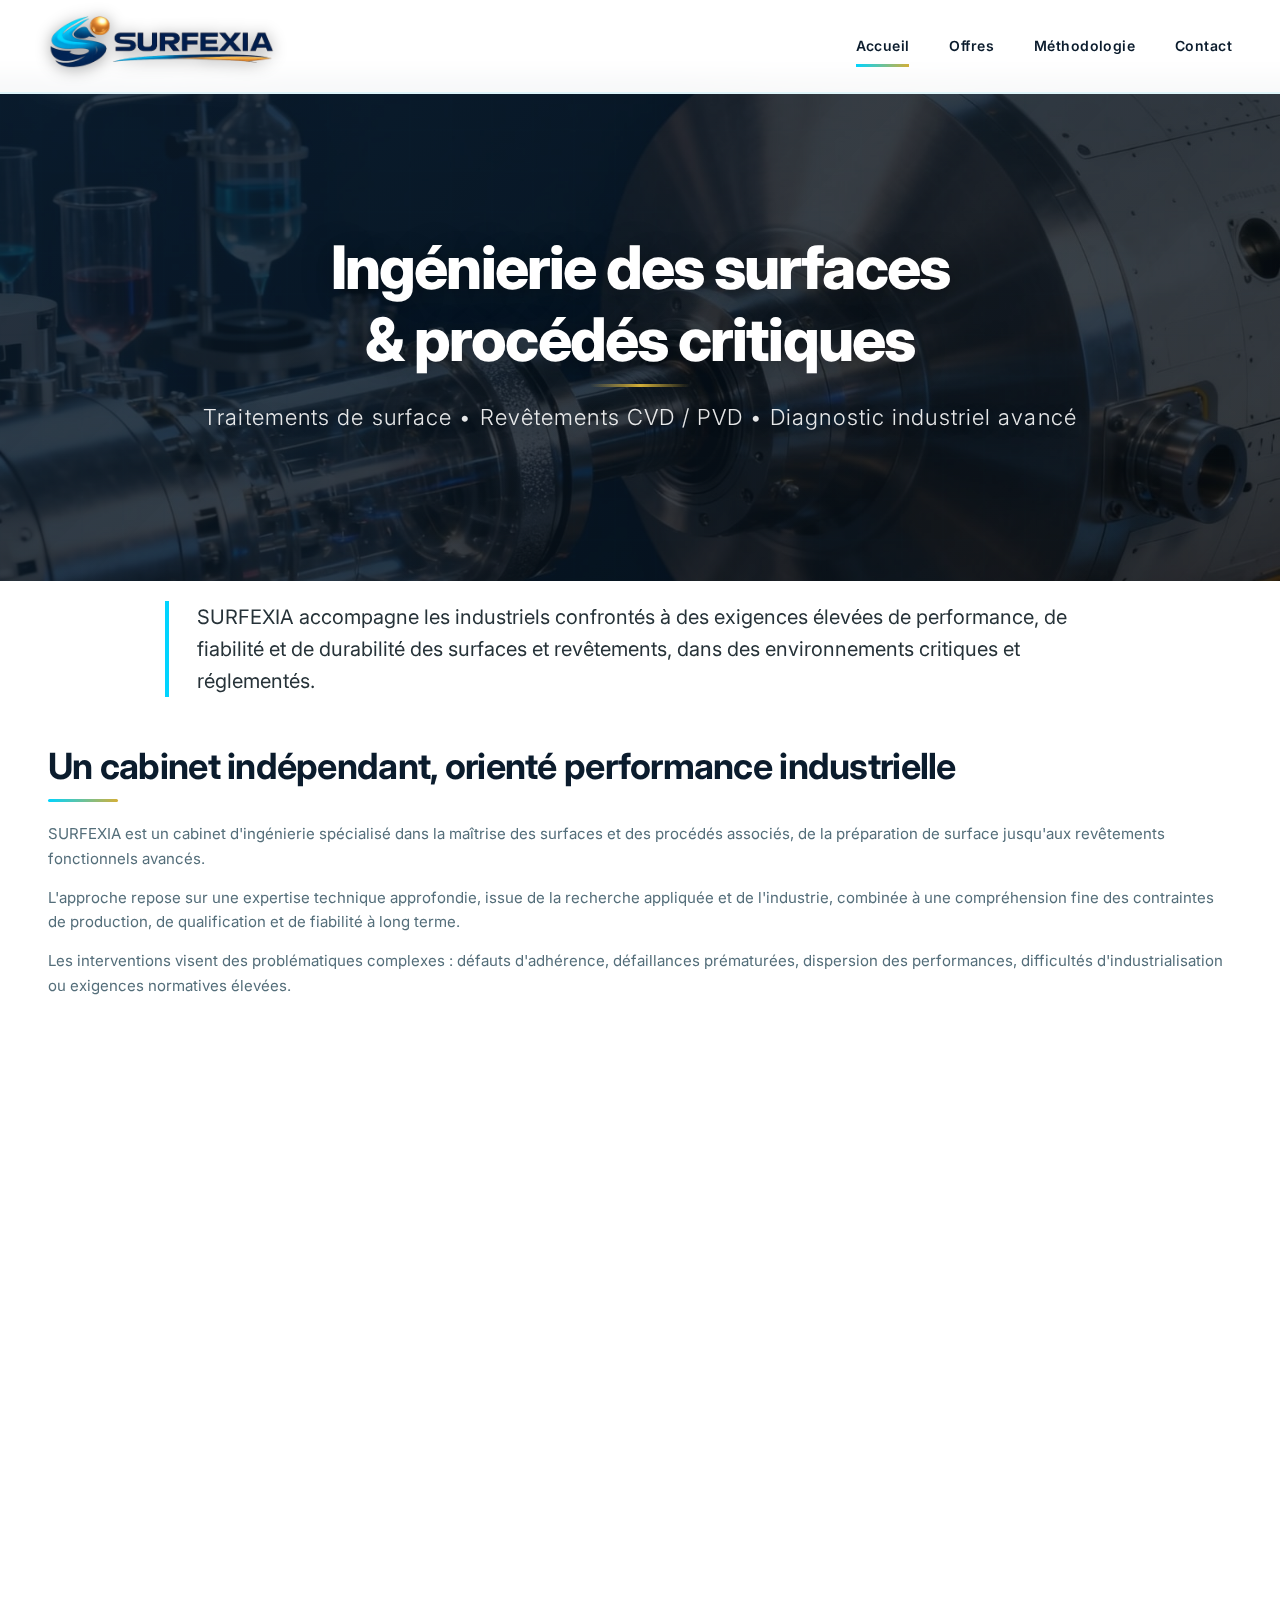
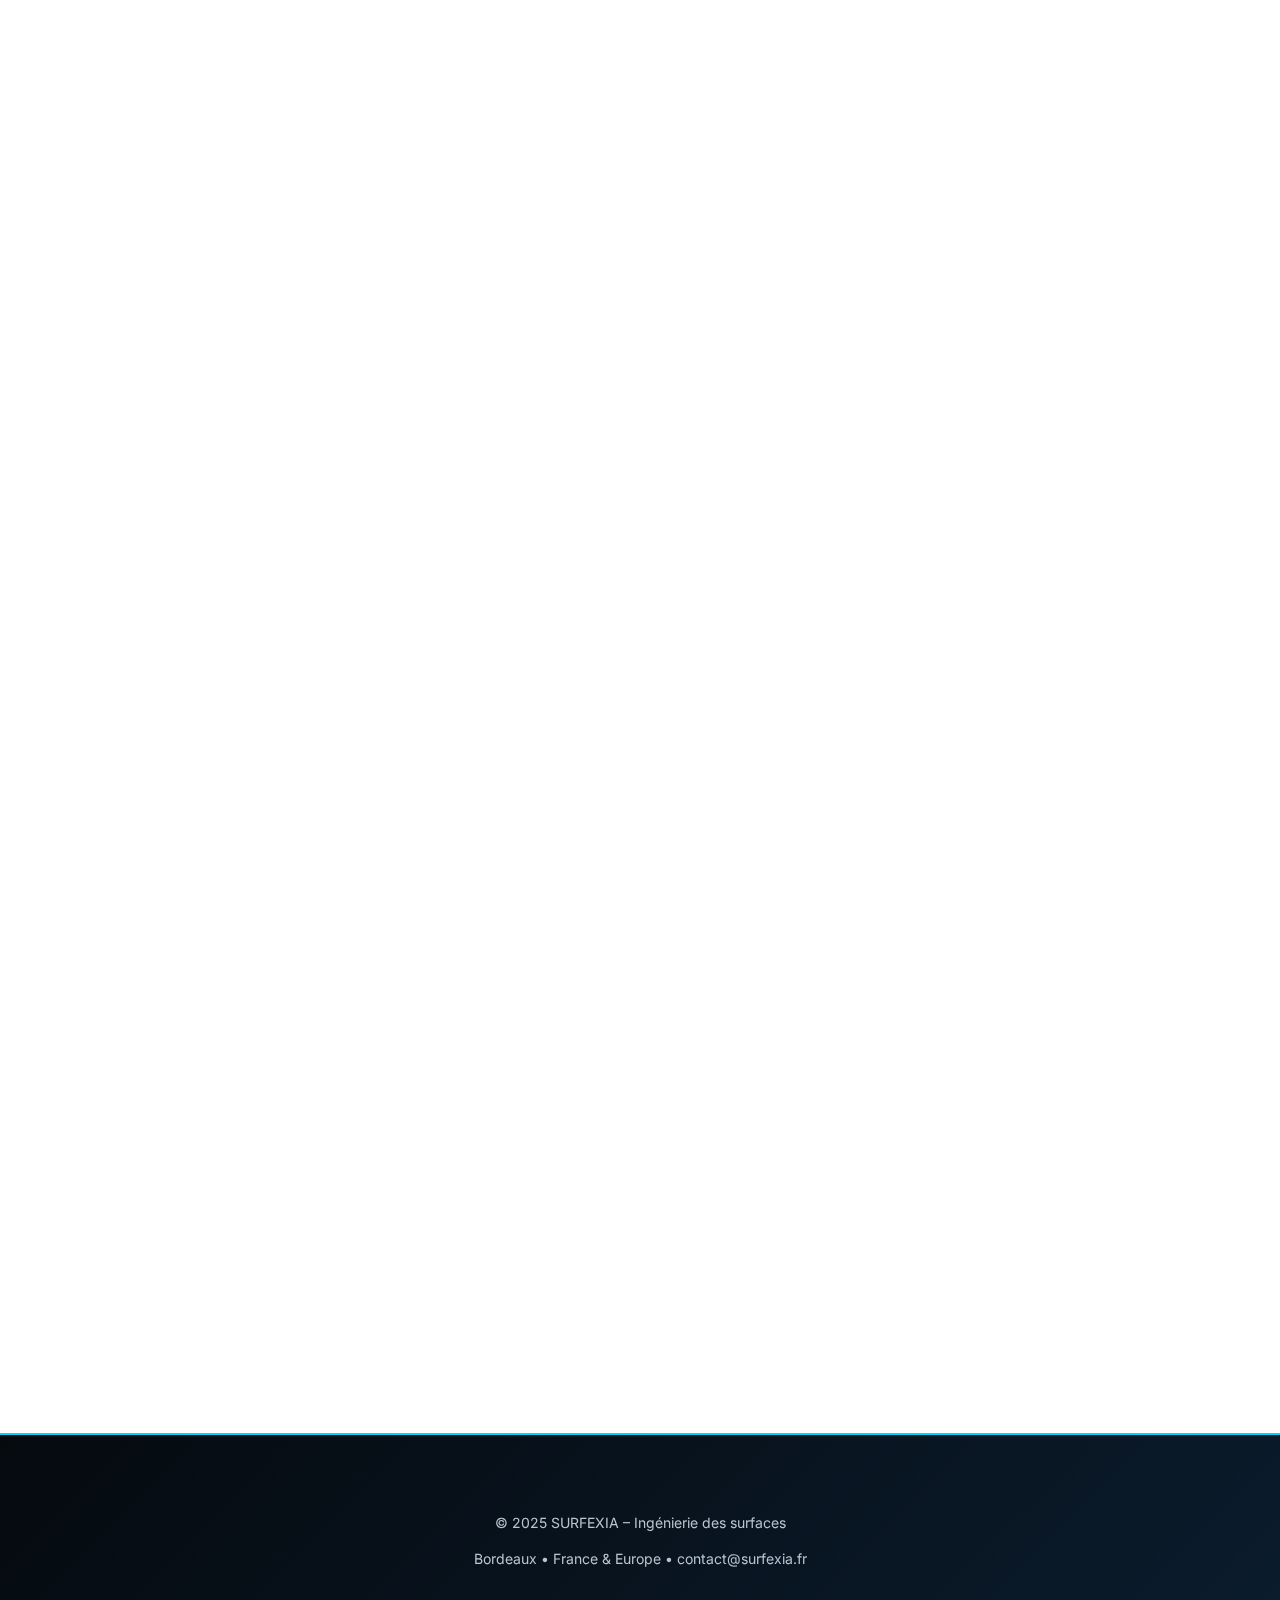
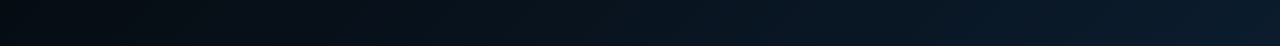
<file: index.html>
<!DOCTYPE html>
<html lang="fr">
<head>
  <meta charset="UTF-8">
  <meta name="viewport" content="width=device-width, initial-scale=1.0">
  
  <!-- SEO -->
  <title>SURFEXIA | Ingénierie des surfaces – Bordeaux</title>
  <meta name="description" content="SURFEXIA : cabinet d'ingénierie des surfaces à Bordeaux. Expertise en traitements de surface, CVD/PVD, revêtements fonctionnels pour aéronautique, luxe et industries critiques.">
  <meta name="keywords" content="ingénierie surfaces, traitement surface, CVD, PVD, électropolissage, revêtements, Bordeaux, aéronautique, luxe, diagnostic industriel">
  <meta name="author" content="SURFEXIA">
  <meta name="robots" content="index, follow">
  
  <!-- Open Graph -->
  <meta property="og:title" content="SURFEXIA | Ingénierie des surfaces – Bordeaux">
  <meta property="og:description" content="Cabinet indépendant spécialisé en traitements de surface et procédés critiques.">
  <meta property="og:type" content="website">
  <meta property="og:url" content="https://www.surfexia.fr">
  <meta property="og:image" content="https://www.surfexia.fr/images/og-image.jpeg">
  <meta property="og:locale" content="fr_FR">
  
  <!-- SEO Local -->
  <meta name="geo.region" content="FR-33">
  <meta name="geo.placename" content="Bordeaux">
  
  <!-- Fonts -->
  <link rel="preconnect" href="https://fonts.googleapis.com">
  <link rel="preconnect" href="https://fonts.gstatic.com" crossorigin>
  <link href="https://fonts.googleapis.com/css2?family=Inter:wght@300;400;600;700;800;900&display=swap" rel="stylesheet">
  
  <!-- CSS -->
  <link rel="stylesheet" href="style.css">
  
  <!-- Schema.org -->
  <script type="application/ld+json">
  {
    "@context": "https://schema.org",
    "@type": "ProfessionalService",
    "name": "SURFEXIA",
    "description": "Cabinet d'ingénierie des surfaces et procédés critiques",
    "url": "https://www.surfexia.fr",
    "address": {
      "@type": "PostalAddress",
      "addressLocality": "Bordeaux",
      "addressRegion": "Nouvelle-Aquitaine",
      "addressCountry": "FR"
    },
    "email": "contact@surfexia.fr",
    "areaServed": ["FR", "EU"],
    "serviceType": ["Traitement de surface", "CVD", "PVD", "Diagnostic industriel"]
  }
  </script>
</head>

<body>

<!-- HEADER -->
<header class="site-header">
  <div class="nav-container">
    <div class="logo">
      <img src="images/logo.png" alt="SURFEXIA - Ingénierie des surfaces">
    </div>
    
    <nav class="nav-desktop">
      <a href="index.html" class="active">Accueil</a>
      <a href="offres.html">Offres</a>
      <a href="methodologie.html">Méthodologie</a>
      <a href="#contact">Contact</a>
    </nav>
    
    <div class="burger" id="burger">
      <span></span>
      <span></span>
      <span></span>
    </div>
  </div>
  
  <nav class="nav-mobile" id="navMobile">
    <a href="index.html">Accueil</a>
    <a href="offres.html">Offres</a>
    <a href="methodologie.html">Méthodologie</a>
    <a href="#contact">Contact</a>
  </nav>
</header>

<main>

<!-- HERO -->
<section class="hero">
  <img src="images/hero-surface-engineering.jpeg" 
       alt="Ingénierie des surfaces et procédés critiques"
       width="1920"
       height="1080">
  <div class="hero-text">
    <h1>Ingénierie des surfaces<br>& procédés critiques</h1>
    <p>Traitements de surface • Revêtements CVD / PVD • Diagnostic industriel avancé</p>
  </div>
</section>

<!-- INTRO HERO -->
<section class="section reveal">
  <div class="container">
    <p class="lead">
      SURFEXIA accompagne les industriels confrontés à des exigences élevées de performance, 
      de fiabilité et de durabilité des surfaces et revêtements, dans des environnements 
      critiques et réglementés.
    </p>
    
    <h2>Un cabinet indépendant, orienté performance industrielle</h2>
    <p>
      SURFEXIA est un cabinet d'ingénierie spécialisé dans la maîtrise des surfaces 
      et des procédés associés, de la préparation de surface jusqu'aux revêtements 
      fonctionnels avancés.
    </p>
    <p>
      L'approche repose sur une expertise technique approfondie, issue de la recherche 
      appliquée et de l'industrie, combinée à une compréhension fine des contraintes 
      de production, de qualification et de fiabilité à long terme.
    </p>
    <p>
      Les interventions visent des problématiques complexes : défauts d'adhérence, 
      défaillances prématurées, dispersion des performances, difficultés 
      d'industrialisation ou exigences normatives élevées.
    </p>
  </div>
</section>

<!-- ÉTUDES DE CAS -->
<section class="section dark reveal" id="cases">
  <div class="container">
    <h2>Études de cas</h2>
    <div class="cards">
      
      <article class="card">
        <img src="images/case-cvd-copper-cfrp.jpeg"
             alt="Métallisation CVD cuivre sur composite CFRP">
        <div class="card-content">
          <h3>Métallisation CVD cuivre sur composites CFRP – Aéronautique</h3>
          <p>
            Développement d'un procédé de métallisation CVD cuivre sur matériaux composites CFRP 
            destinés à des applications de guides d'onde.
          </p>
          <p>
            Les travaux ont porté sur la compréhension des mécanismes d'adhérence à l'interface 
            polymère/cuivre, l'optimisation des paramètres CVD, et la caractérisation complète 
            des revêtements (adhérence, conductivité électrique, rugosité, essais RF, analyses 
            MEB/DRX/XRF).
          </p>
        </div>
      </article>
      
      <article class="card">
        <img src="images/case-cvd-crc-nuclear.jpeg"
             alt="Revêtement CVD CrC pour applications nucléaires">
        <div class="card-content">
          <h3>Revêtements CVD CrC pour applications nucléaires</h3>
          <p>
            Développement et qualification de revêtements carbure de chrome (CrC) par voie CVD 
            pour des composants destinés à des environnements nucléaires sévères.
          </p>
          <p>
            Caractérisation microstructurale et chimique, essais d'adhérence et de tenue mécanique, 
            essais de tenue à haute température jusqu'à 1200°C. Dépôts réalisés à 450°C pour 
            évaluer la stabilité du système revêtement/substrat en conditions extrêmes.
          </p>
        </div>
      </article>

      <article class="card">
        <img src="images/infiltration.jpeg"
             alt="Infiltration contrôlée de structures poreuses par procédés CVD">
        <div class="card-content">
          <h3>Infiltration contrôlée de structures poreuses par procédés CVD</h3>
          <p>
           Développement et optimisation de procédés d’infiltration de structures poreuses par dépôts
           chimiques en phase vapeur (CVD) pour l’élaboration de revêtements fonctionnels (carbures, nitrures, alumine).
          </p>
           <p>
            Étude des mécanismes d’infiltration, de la cinétique de dépôt et des interfaces substrat/revêtement afin d’assurer
            une pénétration homogène des pores et la maîtrise des propriétés finales (adhérence, densification, performances mécaniques et fonctionnelles).
          </p>
        </div>
      </article>
      
      <article class="card">
        <img src="images/case-pvd.jpeg"
             alt="Défaillance et décollement de revêtement PVD">
        <div class="card-content">
          <h3>Décollement de revêtements PVD – Analyse de causes racines</h3>
          <p>
            Investigation de défauts d'adhérence de revêtements PVD sur composants métalliques 
            issus de différentes filières de préparation de surface.
          </p>
          <p>
            L'étude a mis en évidence l'influence des procédés de polissage mécanique, 
            tribofinition et nettoyage. Des études paramétriques ont permis de définir des 
            fenêtres procédés robustes reliant préparation de surface, rugosité et tenue du revêtement.
          </p>
        </div>
      </article>

      <article class="card">
        <img src="images/case-surface-finishing-316l.jpeg"
             alt="Développement de procédés de préparation de surface sur inox 316L">
        <div class="card-content">
          <h3>Développement de procédés de préparation de surface – Inox 316L</h3>
          <p>
            Définition et mise au point de procédés de préparation de surface adaptés
            aux exigences fonctionnelles et esthétiques, sur la base d'un cahier des charges
            client ou d'un rendu visuel attendu.
          </p>
          <p>
            Sélection de la technologie la plus pertinente (polissage mécanique,
            tribofinition, électropolissage) et élaboration de la gamme opératoire
            permettant de maîtriser l'évolution de la rugosité et de l'aspect de surface.
          </p>
        </div>
      </article>

      <article class="card">
        <img src="images/modelisation.jpeg"
             alt="Modélisation numérique et simulation multiphysique de procédés industriels">
        <div class="card-content">
          <h3>Modélisation numérique et simulation multiphysique de procédés industriels</h3>
          <p>
            Développement de modèles numériques multiphysiques pour l’analyse et l’optimisation
            de procédés industriels complexes liés aux surfaces et aux revêtements.
        </p>
        <p>
          Simulation des transferts thermiques, des cinétiques de réaction et des flux gazeux (fluidique)
          afin d’identifier les zones critiques du procédé, d’anticiper l’influence des paramètres 
          opératoires et de réduire les phases d’essais expérimentaux.
          </p>
        </div>
      </article>
      
    </div>
  </div>
</section>

<!-- SECTEURS -->
<section class="section reveal" id="sectors">
  <div class="container">
    <h2>Interventions en environnements industriels exigeants</h2>
    <p style="margin-top: 1.25rem; margin-bottom: 1.25rem;">
      SURFEXIA intervient principalement dans des secteurs où la maîtrise des surfaces 
      conditionne directement la fonctionnalité, la sécurité ou la valeur du produit final :
    </p>
    <div class="sectors">
      <div><span>Aéronautique et spatial</span></div>
      <div><span>Nucléaire et énergie</span></div>
      <div><span>Luxe et produits à forte valeur ajoutée</span></div>
      <div><span>Industries de haute technologie</span></div>
    </div>
    <p style="margin-top: 1.75rem; color: var(--gray-600); font-style: italic;">
      Chaque mission est abordée avec une logique de compréhension fine du procédé 
      et de son impact sur les propriétés finales des pièces.
    </p>
  </div>
</section>

<!-- CONTACT -->
<section class="section reveal" id="contact">
  <div class="container cta">
    <h2>Un regard expert sur vos surfaces et procédés</h2>
    <p>Basé à Bordeaux – Interventions France & Europe</p>
    <p><strong>contact@surfexia.fr</strong></p>
    <a href="mailto:contact@surfexia.fr" class="btn-primary">Nous contacter</a>
  </div>
</section>

</main>

<!-- FOOTER -->
<footer>
  <p>© 2025 SURFEXIA – Ingénierie des surfaces</p>
  <p>Bordeaux • France & Europe • contact@surfexia.fr</p>
</footer>

<!-- JAVASCRIPT -->
<script src="script.js"></script>

</body>
</html>
</file>
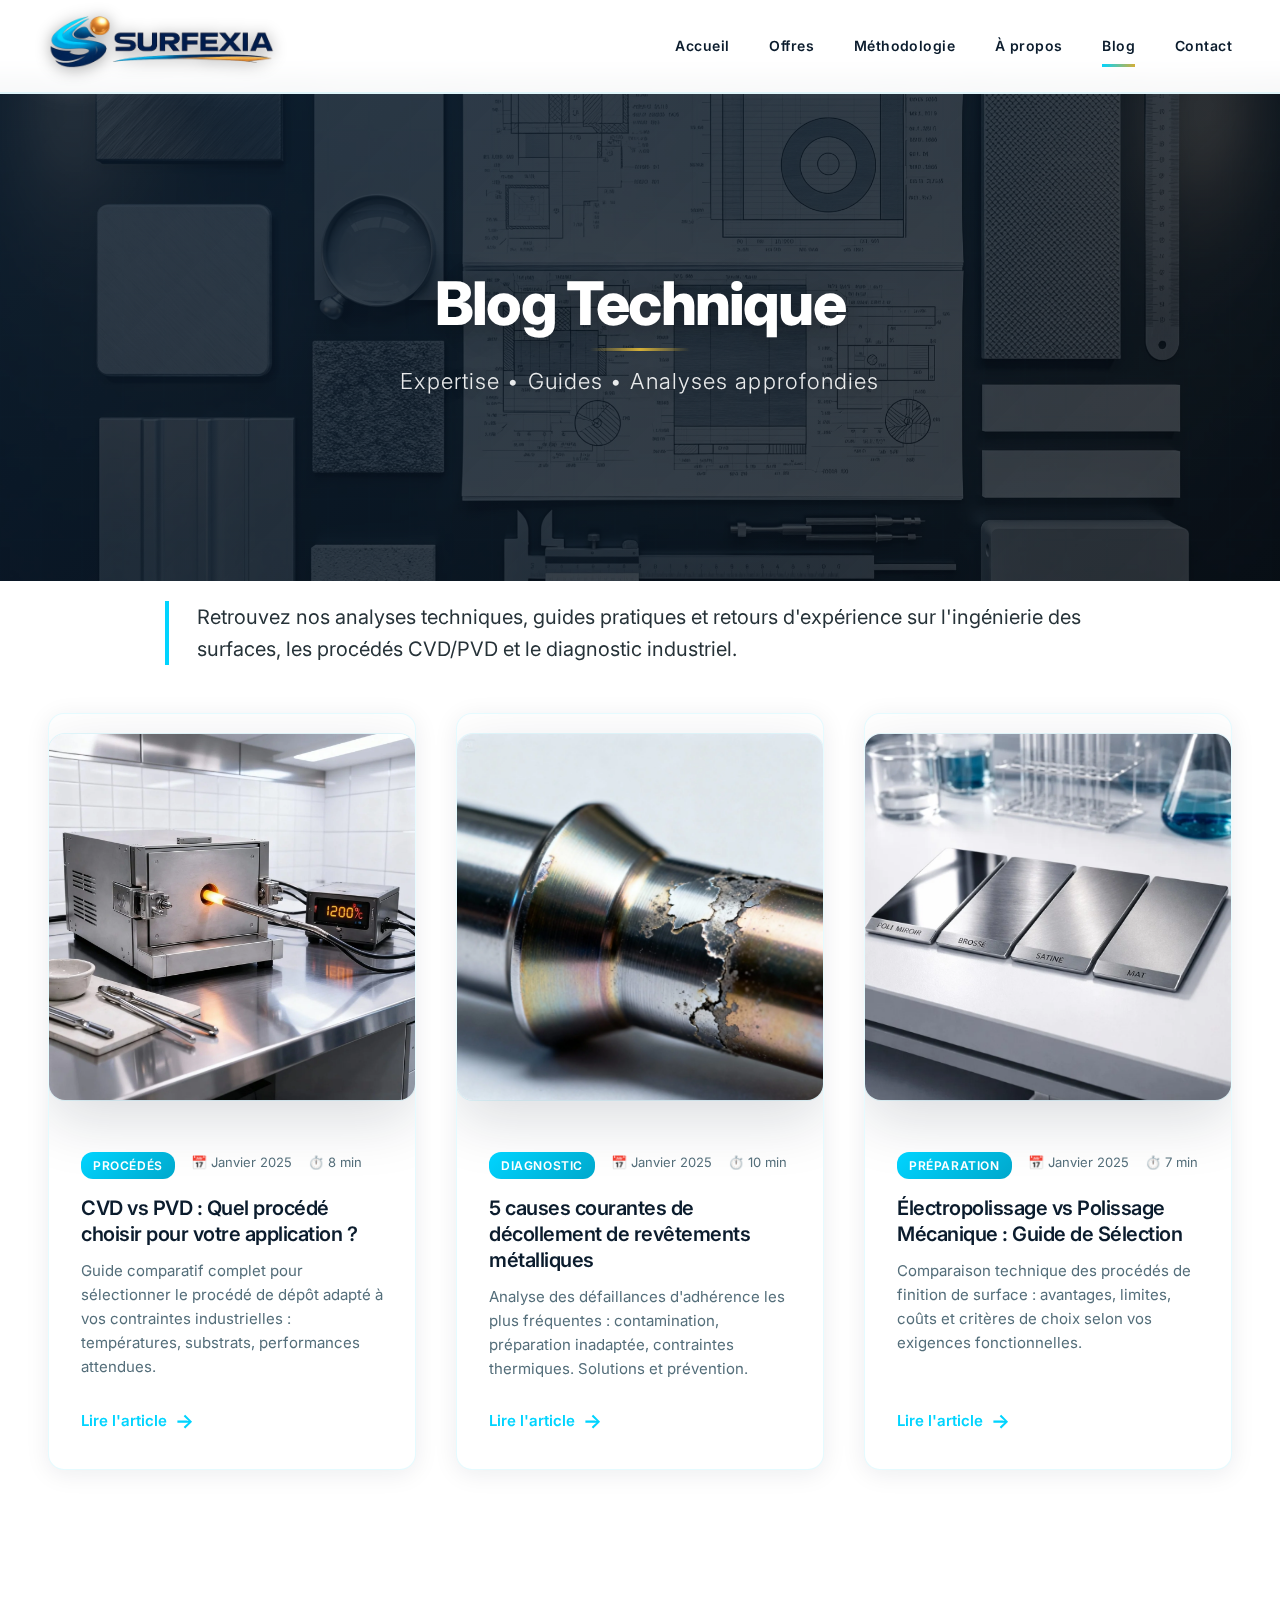
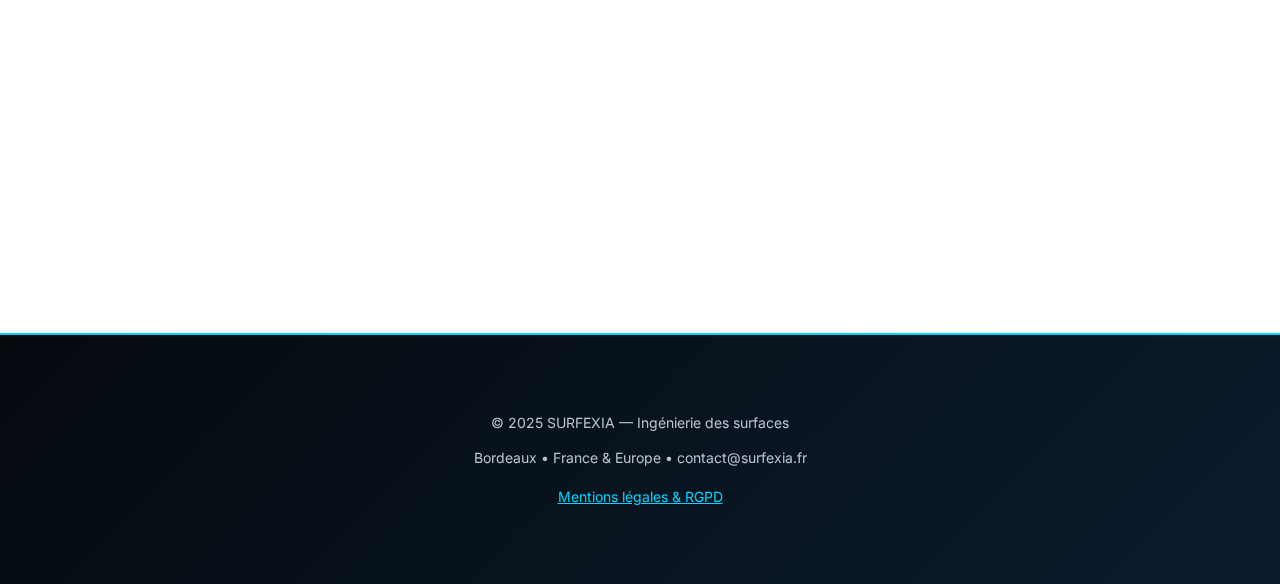
<file: blog/index.html>
<!DOCTYPE html>
<html lang="fr">
<head>
  <meta charset="UTF-8">
  <meta name="viewport" content="width=device-width, initial-scale=1.0">
  
  <!-- SEO -->
  <title>Blog Technique | SURFEXIA — Expertise CVD, PVD, Traitement de Surface</title>
  <meta name="description" content="Blog technique SURFEXIA : guides, conseils d'experts et analyses approfondies sur les procédés CVD/PVD, traitements de surface et diagnostic industriel.">
  <meta name="keywords" content="blog ingénierie surfaces, CVD PVD guide, traitement surface conseils, revêtements techniques, diagnostic industriel">
  <meta name="robots" content="index, follow">
  
  <!-- Open Graph -->
  <meta property="og:title" content="Blog Technique | SURFEXIA">
  <meta property="og:description" content="Expertise technique en ingénierie des surfaces : guides, analyses et conseils d'expert.">
  <meta property="og:type" content="website">
  <meta property="og:url" content="https://www.surfexia.fr/blog/">
  
  <!-- Fonts -->
  <link rel="preconnect" href="https://fonts.googleapis.com">
  <link rel="preconnect" href="https://fonts.gstatic.com" crossorigin>
  <link href="https://fonts.googleapis.com/css2?family=Inter:wght@300;400;600;700;800;900&display=swap" rel="stylesheet">
  
  <!-- CSS -->
  <link rel="stylesheet" href="../style.css">
  
  <style>
    .blog-grid {
      display: grid;
      grid-template-columns: repeat(auto-fit, minmax(350px, 1fr));
      gap: 2.5rem;
      margin-top: 3rem;
    }
    
    .blog-card {
      background: var(--white);
      border-radius: 16px;
      overflow: hidden;
      box-shadow: 0 4px 24px rgba(11, 28, 45, 0.08);
      transition: var(--transition-slow);
      border: 1px solid rgba(0, 212, 255, 0.1);
      display: flex;
      flex-direction: column;
    }
    
    .blog-card:hover {
      transform: translateY(-8px);
      box-shadow: 0 20px 60px rgba(11, 28, 45, 0.15);
      border-color: var(--accent);
    }
    
    .blog-card-image {
      width: 100%;
      height: 220px;
      object-fit: cover;
      transition: transform 0.6s ease;
    }
    
    .blog-card:hover .blog-card-image {
      transform: scale(1.05);
    }
    
    .blog-card-content {
      padding: 2rem;
      flex: 1;
      display: flex;
      flex-direction: column;
    }
    
    .blog-meta {
      display: flex;
      gap: 1rem;
      margin-bottom: 1rem;
      font-size: 0.8125rem;
      color: var(--gray-600);
    }
    
    .blog-category {
      background: linear-gradient(135deg, var(--accent) 0%, var(--accent-dark) 100%);
      color: var(--white);
      padding: 0.25rem 0.75rem;
      border-radius: 12px;
      font-weight: 600;
      font-size: 0.75rem;
      text-transform: uppercase;
      letter-spacing: 0.05em;
    }
    
    .blog-card h3 {
      font-size: 1.25rem;
      margin-bottom: 0.75rem;
      color: var(--primary);
      line-height: 1.3;
    }
    
    .blog-card p {
      color: var(--gray-600);
      font-size: 0.9375rem;
      line-height: 1.6;
      margin-bottom: 1.5rem;
      flex: 1;
    }
    
    .blog-read-more {
      display: inline-flex;
      align-items: center;
      gap: 0.5rem;
      color: var(--accent);
      font-weight: 600;
      font-size: 0.9375rem;
      text-decoration: none;
      transition: var(--transition-base);
    }
    
    .blog-read-more:hover {
      gap: 0.75rem;
      color: var(--accent-dark);
    }
    
    .blog-read-more::after {
      content: "→";
      font-size: 1.25rem;
    }
  </style>
</head>

<body>

<!-- HEADER -->
<header class="site-header">
  <div class="nav-container">
    <div class="logo">
      <a href="../index.html">
        <img src="../images/logo.webp" alt="SURFEXIA - Ingénierie des surfaces">
      </a>
    </div>
    
    <nav class="nav-desktop">
      <a href="../index.html">Accueil</a>
      <a href="../offres.html">Offres</a>
      <a href="../methodologie.html">Méthodologie</a>
      <a href="../a-propos.html">À propos</a>
      <a href="index.html" class="active">Blog</a>
      <a href="../contact.html">Contact</a>
    </nav>
    
    <div class="burger" id="burger">
      <span></span>
      <span></span>
      <span></span>
    </div>
  </div>
  
  <nav class="nav-mobile" id="navMobile">
    <a href="../index.html">Accueil</a>
    <a href="../offres.html">Offres</a>
    <a href="../methodologie.html">Méthodologie</a>
    <a href="../a-propos.html">À propos</a>
    <a href="index.html">Blog</a>
    <a href="../contact.html">Contact</a>
  </nav>
</header>

<main>

<!-- HERO -->
<section class="hero hero-small">
  <img src="../images/landing-diagnostic-industrial.webp" 
       alt="Blog technique SURFEXIA - Expertise en ingénierie des surfaces"
       width="1600"
       height="700">
  <div class="hero-text reveal">
    <h1>Blog Technique</h1>
    <p>Expertise • Guides • Analyses approfondies</p>
  </div>
</section>

<!-- ARTICLES -->
<section class="section reveal">
  <div class="container">
    <p class="lead">
      Retrouvez nos analyses techniques, guides pratiques et retours d'expérience 
      sur l'ingénierie des surfaces, les procédés CVD/PVD et le diagnostic industriel.
    </p>
    
    <div class="blog-grid">
      
      <!-- Article 1 : CVD vs PVD -->
      <article class="blog-card">
        <img src="../images/case-cvd-crc-nuclear.webp" 
             alt="Comparaison CVD vs PVD"
             class="blog-card-image"
             loading="lazy">
        <div class="blog-card-content">
          <div class="blog-meta">
            <span class="blog-category">Procédés</span>
            <span>📅 Janvier 2025</span>
            <span>⏱️ 8 min</span>
          </div>
          <h3>CVD vs PVD : Quel procédé choisir pour votre application ?</h3>
          <p>
            Guide comparatif complet pour sélectionner le procédé de dépôt adapté 
            à vos contraintes industrielles : températures, substrats, performances attendues.
          </p>
          <a href="cvd-vs-pvd.html" class="blog-read-more">Lire l'article</a>
        </div>
      </article>

      <!-- Article 2 : Décollement -->
      <article class="blog-card">
        <img src="../images/case-pvd.webp" 
             alt="Décollement de revêtements métalliques"
             class="blog-card-image"
             loading="lazy">
        <div class="blog-card-content">
          <div class="blog-meta">
            <span class="blog-category">Diagnostic</span>
            <span>📅 Janvier 2025</span>
            <span>⏱️ 10 min</span>
          </div>
          <h3>5 causes courantes de décollement de revêtements métalliques</h3>
          <p>
            Analyse des défaillances d'adhérence les plus fréquentes : contamination, 
            préparation inadaptée, contraintes thermiques. Solutions et prévention.
          </p>
          <a href="decollement-revetements.html" class="blog-read-more">Lire l'article</a>
        </div>
      </article>

      <!-- Article 3 : Électropolissage -->
      <article class="blog-card">
        <img src="../images/case-surface-finishing-316l.webp" 
             alt="Électropolissage vs polissage mécanique"
             class="blog-card-image"
             loading="lazy">
        <div class="blog-card-content">
          <div class="blog-meta">
            <span class="blog-category">Préparation</span>
            <span>📅 Janvier 2025</span>
            <span>⏱️ 7 min</span>
          </div>
          <h3>Électropolissage vs Polissage Mécanique : Guide de Sélection</h3>
          <p>
            Comparaison technique des procédés de finition de surface : avantages, 
            limites, coûts et critères de choix selon vos exigences fonctionnelles.
          </p>
          <a href="electropolissage-guide.html" class="blog-read-more">Lire l'article</a>
        </div>
      </article>

    </div>
  </div>
</section>

<!-- CTA -->
<section class="section dark reveal">
  <div class="container cta">
    <h2>Une question technique spécifique ?</h2>
    <p>Nos experts sont à votre disposition pour analyser votre problématique</p>
    <a href="../contact.html" class="btn-primary">Nous contacter</a>
  </div>
</section>

</main>

<!-- FOOTER -->
<footer>
  <p>© 2025 SURFEXIA — Ingénierie des surfaces</p>
  <p>Bordeaux • France & Europe • contact@surfexia.fr</p>
  <p style="margin-top: 1rem;">
    <a href="../mentions-legales.html" style="color: var(--accent); text-decoration: underline;">
      Mentions légales & RGPD
    </a>
  </p>
</footer>

<!-- JAVASCRIPT -->
<script src="../script.js"></script>

</body>
</html>
</file>
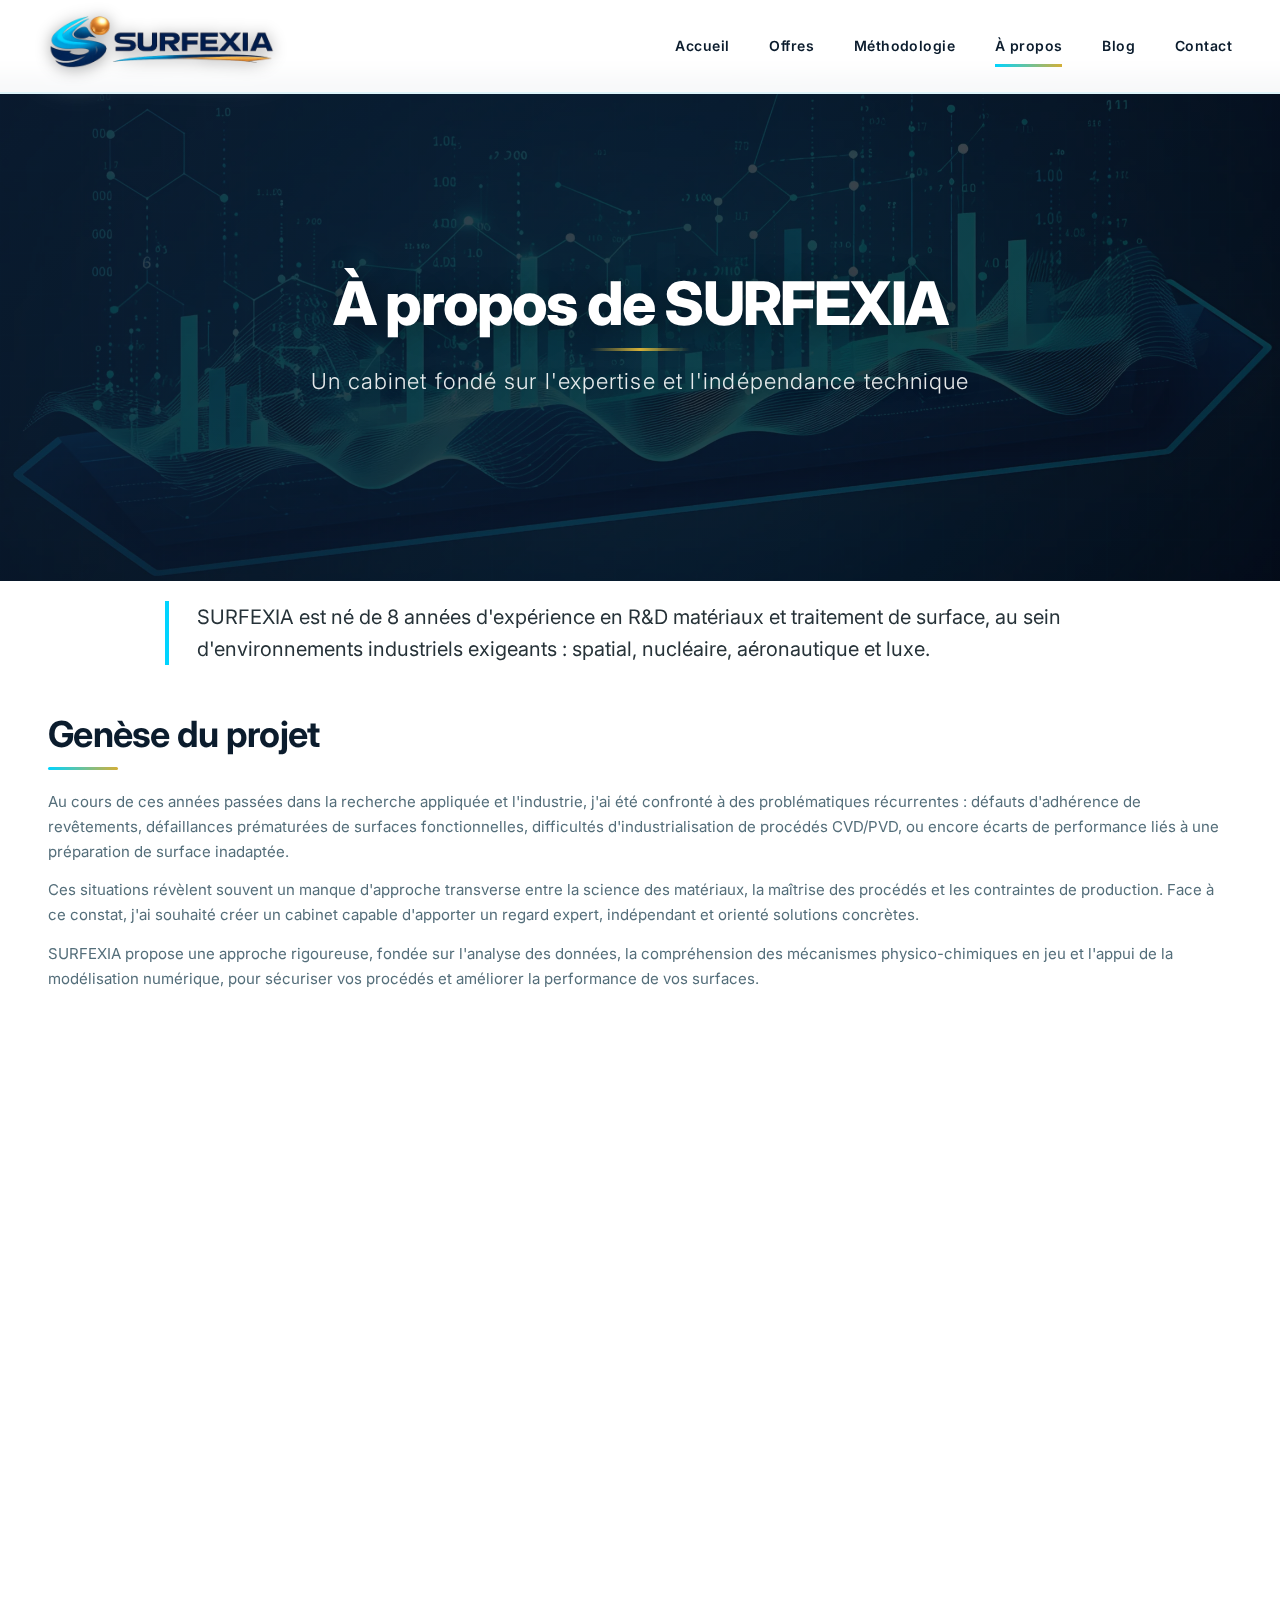
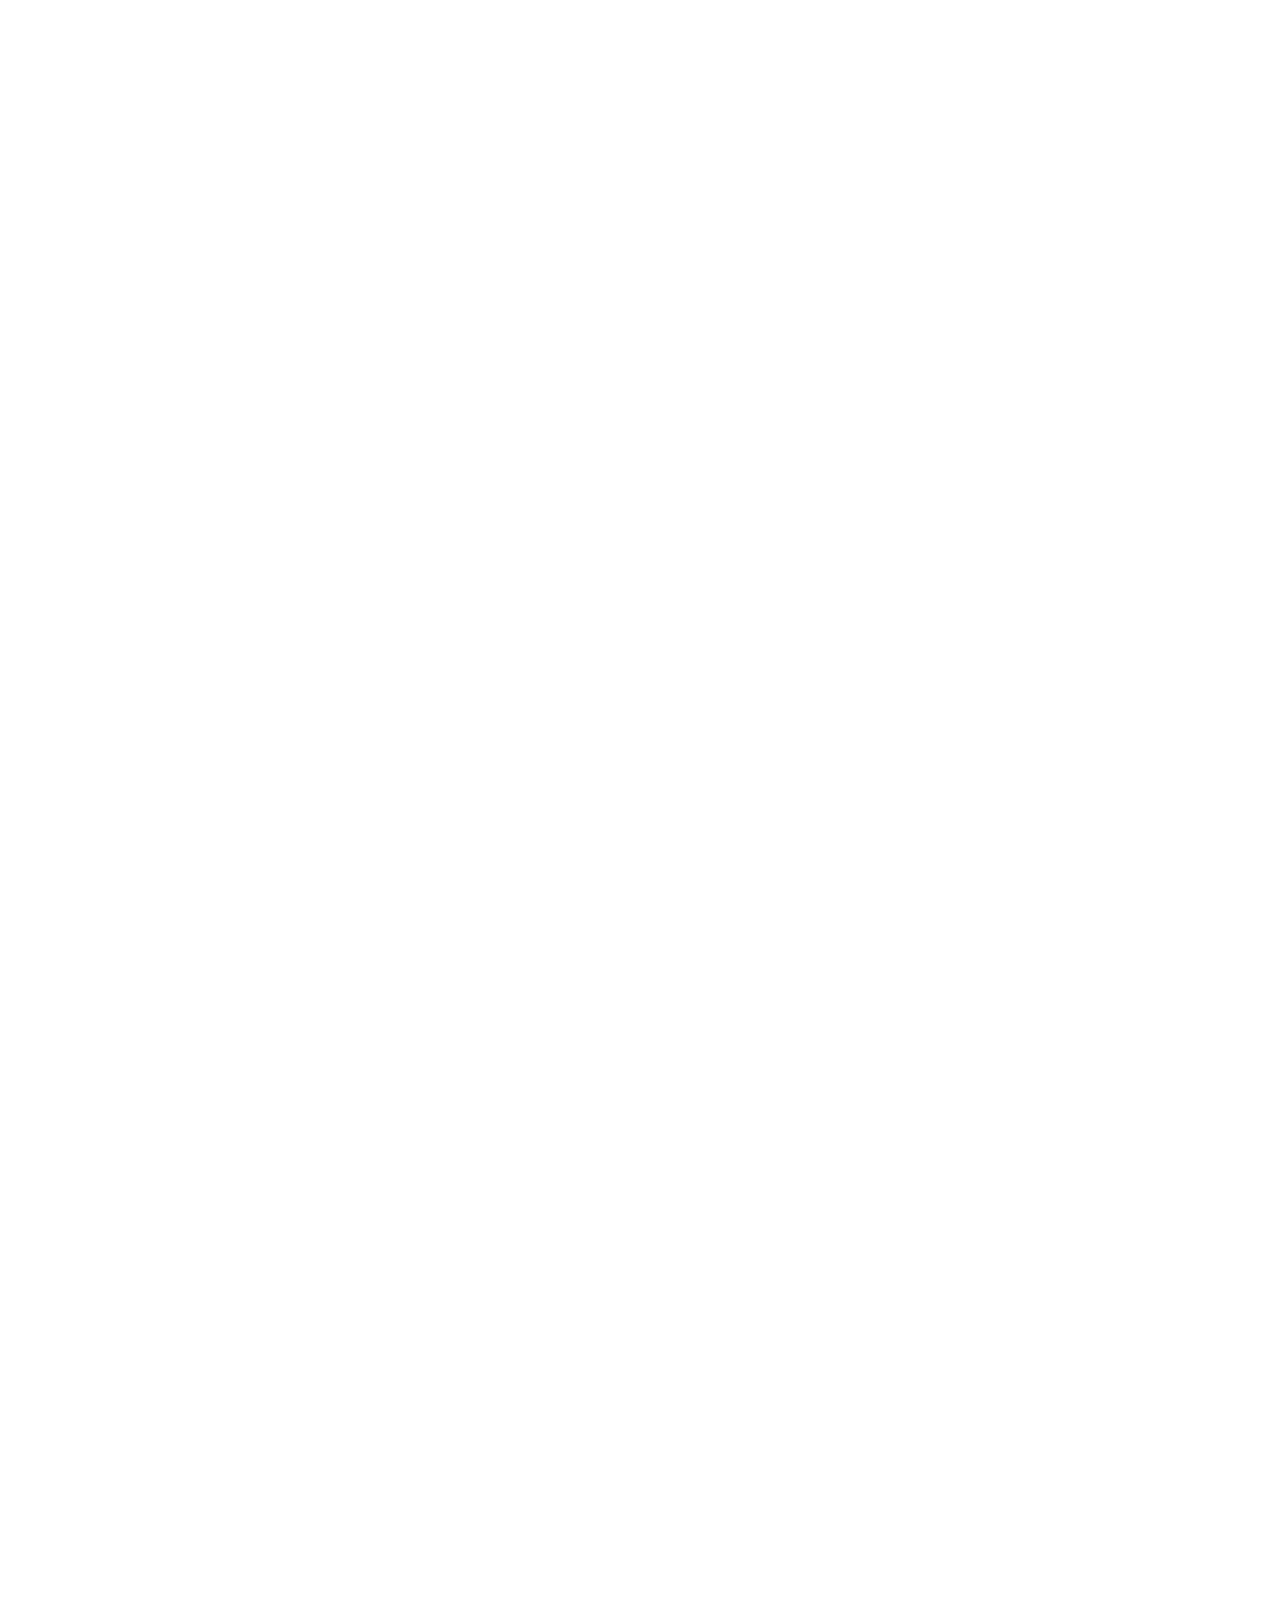
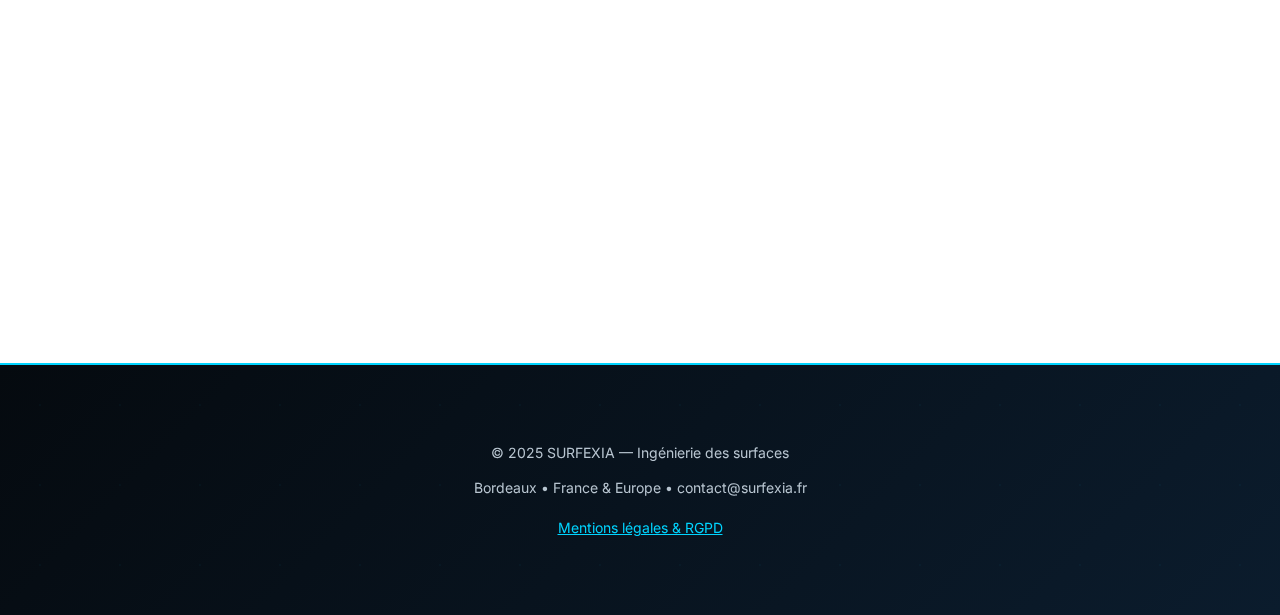
<file: a-propos.html>
<!DOCTYPE html>
<html lang="fr">
<head>
  <meta charset="UTF-8">
  <meta name="viewport" content="width=device-width, initial-scale=1.0">
  <link rel="icon" type="image/png" sizes="32x32" href="favicon.png">
<link rel="apple-touch-icon" sizes="180x180" href="apple-touch-icon.png">
  
  <!-- SEO -->
  <title>À propos | SURFEXIA – Ingénierie des surfaces Bordeaux</title>
  <meta name="description" content="Fouzi Addou, fondateur de SURFEXIA : 8 ans d'expérience en R&D matériaux et traitement de surface (CEA, spatial, luxe). Expert CVD/PVD, diagnostic industriel, Bordeaux.">
  <meta name="keywords" content="Fouzi Addou, ingénieur matériaux, CVD, PVD, traitement surface, Bordeaux, docteur sciences matériaux">
  <meta name="robots" content="index, follow">
  
  <!-- Open Graph -->
  <meta property="og:title" content="À propos | SURFEXIA">
  <meta property="og:description" content="Cabinet d'ingénierie fondé par Fouzi Addou, expert en surfaces et procédés critiques.">
  <meta property="og:type" content="website">
  <meta property="og:url" content="https://www.surfexia.fr/a-propos.html">
  <meta property="og:image" content="https://www.surfexia.fr/images/og-image.jpeg">
  
  <!-- Fonts -->
  <link rel="preconnect" href="https://fonts.googleapis.com">
  <link rel="preconnect" href="https://fonts.gstatic.com" crossorigin>
  <link href="https://fonts.googleapis.com/css2?family=Inter:wght@300;400;600;700;800;900&display=swap" rel="stylesheet">
  
  <!-- CSS -->
  <link rel="stylesheet" href="style.css">
</head>

<body>

<!-- HEADER -->
<header class="site-header">
  <div class="nav-container">
    <div class="logo">
      <img src="images/logo.webp" alt="SURFEXIA - Ingénierie des surfaces">

    </div>
    
    <nav class="nav-desktop">
      <a href="index.html">Accueil</a>
      <a href="offres.html">Offres</a>
      <a href="methodologie.html">Méthodologie</a>
      <a href="a-propos.html" class="active">À propos</a>
      <a href="blog/index.html">Blog</a>
      <a href="contact.html">Contact</a>
    </nav>
    
    <div class="burger" id="burger">
      <span></span>
      <span></span>
      <span></span>
    </div>
  </div>
  
  <nav class="nav-mobile" id="navMobile">
    <a href="index.html">Accueil</a>
    <a href="offres.html">Offres</a>
    <a href="methodologie.html">Méthodologie</a>
    <a href="a-propos.html">À propos</a>
    <a href="blog/index.html">Blog</a>
    <a href="contact.html">Contact</a>
  </nav>
</header>

<main>

<!-- HERO -->
<section class="hero hero-small">
  <img src="images/a-propos.webp" 
       alt="Fouzi Addou - Ingénieur matériaux et traitement de surface"
       width="1600"
       height="700">
  <div class="hero-text reveal">
    <h1>À propos de SURFEXIA</h1>
    <p>Un cabinet fondé sur l'expertise et l'indépendance technique</p>
  </div>
</section>

<!-- GENÈSE -->
<section class="section reveal">
  <div class="container">
    <p class="lead">
      SURFEXIA est né de 8 années d'expérience en R&D matériaux et traitement 
      de surface, au sein d'environnements industriels exigeants : spatial, 
      nucléaire, aéronautique et luxe.
    </p>
    
    <h2>Genèse du projet</h2>
    <p>
      Au cours de ces années passées dans la recherche appliquée et l'industrie, 
      j'ai été confronté à des problématiques récurrentes : défauts d'adhérence 
      de revêtements, défaillances prématurées de surfaces fonctionnelles, 
      difficultés d'industrialisation de procédés CVD/PVD, ou encore écarts 
      de performance liés à une préparation de surface inadaptée.
    </p>
    <p>
      Ces situations révèlent souvent un manque d'approche transverse entre 
      la science des matériaux, la maîtrise des procédés et les contraintes 
      de production. Face à ce constat, j'ai souhaité créer un cabinet capable 
      d'apporter un regard expert, indépendant et orienté solutions concrètes.
    </p>
    <p>
      SURFEXIA propose une approche rigoureuse, fondée sur l'analyse des données, 
      la compréhension des mécanismes physico-chimiques en jeu et l'appui de la 
      modélisation numérique, pour sécuriser vos procédés et améliorer la 
      performance de vos surfaces.
    </p>
  </div>
</section>

<!-- PARCOURS -->
<section class="section dark reveal">
  <div class="container">
    <h2>Parcours professionnel</h2>
    
    <div class="timeline">
      
      <div class="timeline-item">
        <div class="timeline-year">2022 – 2025</div>
        <div class="timeline-content">
          <h3>Ingénieur Métallurgiste – COEURDOR (Groupe OERLIKON)</h3>
          <p><strong>Secteur :</strong> Luxe industriel, Franche-Comté</p>
          <ul>
            <li>Optimisation du procédé MIM dans une logique d'amélioration continue</li>
            <li>Qualification qualité de composants métalliques (Inox, zamak, laiton) issus de fournisseurs internationaux</li>
            <li>Déploiement de lignes de tribofinition et polissage ; suivi qualité des pièces critiques</li>
            <li>Définition de plans d'expériences, gestion de non-conformités, rédaction de cahiers des charges techniques</li>
          </ul>
        </div>
      </div>

      <div class="timeline-item">
        <div class="timeline-year">2018 – 2020</div>
        <div class="timeline-content">
          <h3>Ingénieur R&D – CEA Paris-Saclay</h3>
          <p><strong>Secteur :</strong> Post-doctorat en fabrication additive & dépôts sous vide</p>
          <ul>
            <li>Élaboration de matériaux hybrides par SLM, CVD, PVD pour haute température</li>
            <li>Pilotage d'études matériaux amont : vieillissement, corrosion, propriétés mécaniques</li>
            <li>Contribution à la justification des choix matériaux pour composants critiques</li>
          </ul>
        </div>
      </div>

      <div class="timeline-item">
        <div class="timeline-year">2018</div>
        <div class="timeline-content">
          <h3>Ingénieur Traitement de Surface – MECANO ID</h3>
          <p><strong>Secteur :</strong> Aéronautique (6 mois)</p>
          <ul>
            <li>Développement de protocoles électrochimiques REACH-proof pour CFRP</li>
            <li>Coordination avec les équipes méthodes et fournisseurs pour la qualification procédé</li>
          </ul>
        </div>
      </div>

      <div class="timeline-item">
        <div class="timeline-year">2014 – 2017</div>
        <div class="timeline-content">
          <h3>Doctorant CIFRE – MECANO ID & CIRIMAT Toulouse</h3>
          <p><strong>Secteur :</strong> Spatial (satellites)</p>
          <ul>
            <li>Développement de traitements CVD sur guides d'ondes composites</li>
            <li>Amélioration de la tenue mécanique (vibrations, fatigue) des revêtements métalliques</li>
            <li>Expertise en caractérisation multi-échelles (MEB-FIB, DRX, XPS...)</li>
          </ul>
        </div>
      </div>

    </div>
  </div>
</section>

<!-- PUBLICATIONS -->
<section class="section reveal">
  <div class="container">
    <h2>Publications scientifiques</h2>
    <p>
      Contributions à la recherche appliquée en traitement de surface et matériaux, 
      publiées dans des revues internationales à comité de lecture :
    </p>
    
    <ul class="publications">
      <li>
        <strong>ADDOU, F</strong> et al. (2021) – <em>Coatings</em>, vol. 11 (n° 1), p. 50
      </li>
      <li>
        MICHAU, A, <strong>ADDOU, F</strong> et al. (2019) – <em>Surface and Coating Technologies</em>, vol. 375, p. 894-902
      </li>
      <li>
        ZHANG, A, <strong>ADDOU, F</strong> et al. (2017) – <em>Vacuum</em>, vol. 35 (n° 6), p. 061101
      </li>
      <li>
        <strong>ADDOU, F</strong> et al. (2016) – <em>Surface and Coating Technologies</em>, vol. 308, p. 62-69
      </li>
      <li>
        AVRIL, L, <strong>ADDOU, F</strong> et al. (2015) – <em>Vacuum</em>, vol. 122, p. 314-320
      </li>
    </ul>
  </div>
</section>

<!-- FORMATION -->
<section class="section dark reveal">
  <div class="container">
    <h2>Formation</h2>
    <div class="cards">
      
      <article class="card offer-card">
        <h3>Doctorat en Science et Génie des Matériaux</h3>
        <p>
          <strong>INPT Toulouse, CIRIMAT</strong> – 2017<br>
          Spécialisation : Dépôts CVD sur composites, adhérence métal/polymère, 
          caractérisation multi-échelles
        </p>
      </article>

      <article class="card offer-card">
        <h3>Master 2 Contrôle & Durabilité des Matériaux</h3>
        <p>
          <strong>Université de Bourgogne, Dijon</strong> – 2014 (mention Bien)<br>
          Spécialisation : Caractérisation matériaux, corrosion, vieillissement
        </p>
      </article>

      <article class="card offer-card">
        <h3>Licence Physique-Chimie</h3>
        <p>
          <strong>Université de Bourgogne, Dijon</strong> – 2012<br>
          Fondamentaux en science des matériaux et chimie appliquée
        </p>
      </article>

    </div>
  </div>
</section>

<!-- CTA -->
<section class="section reveal">
  <div class="container cta">
    <h2>Discutons de votre projet</h2>
    <p>Basé à Bordeaux – Interventions France & Europe</p>
    <a href="contact.html" class="btn-primary">Prendre contact</a>
  </div>
</section>

</main>

<!-- FOOTER -->
<footer>
  <p>© 2025 SURFEXIA — Ingénierie des surfaces</p>
  <p>Bordeaux • France & Europe • contact@surfexia.fr</p>
  <p style="margin-top: 1rem;">
    <a href="mentions-legales.html" style="color: var(--accent); text-decoration: underline;">
      Mentions légales & RGPD
    </a>
  </p>
</footer>

<!-- JAVASCRIPT -->
<script src="script.js"></script>

</body>
</html>
</file>
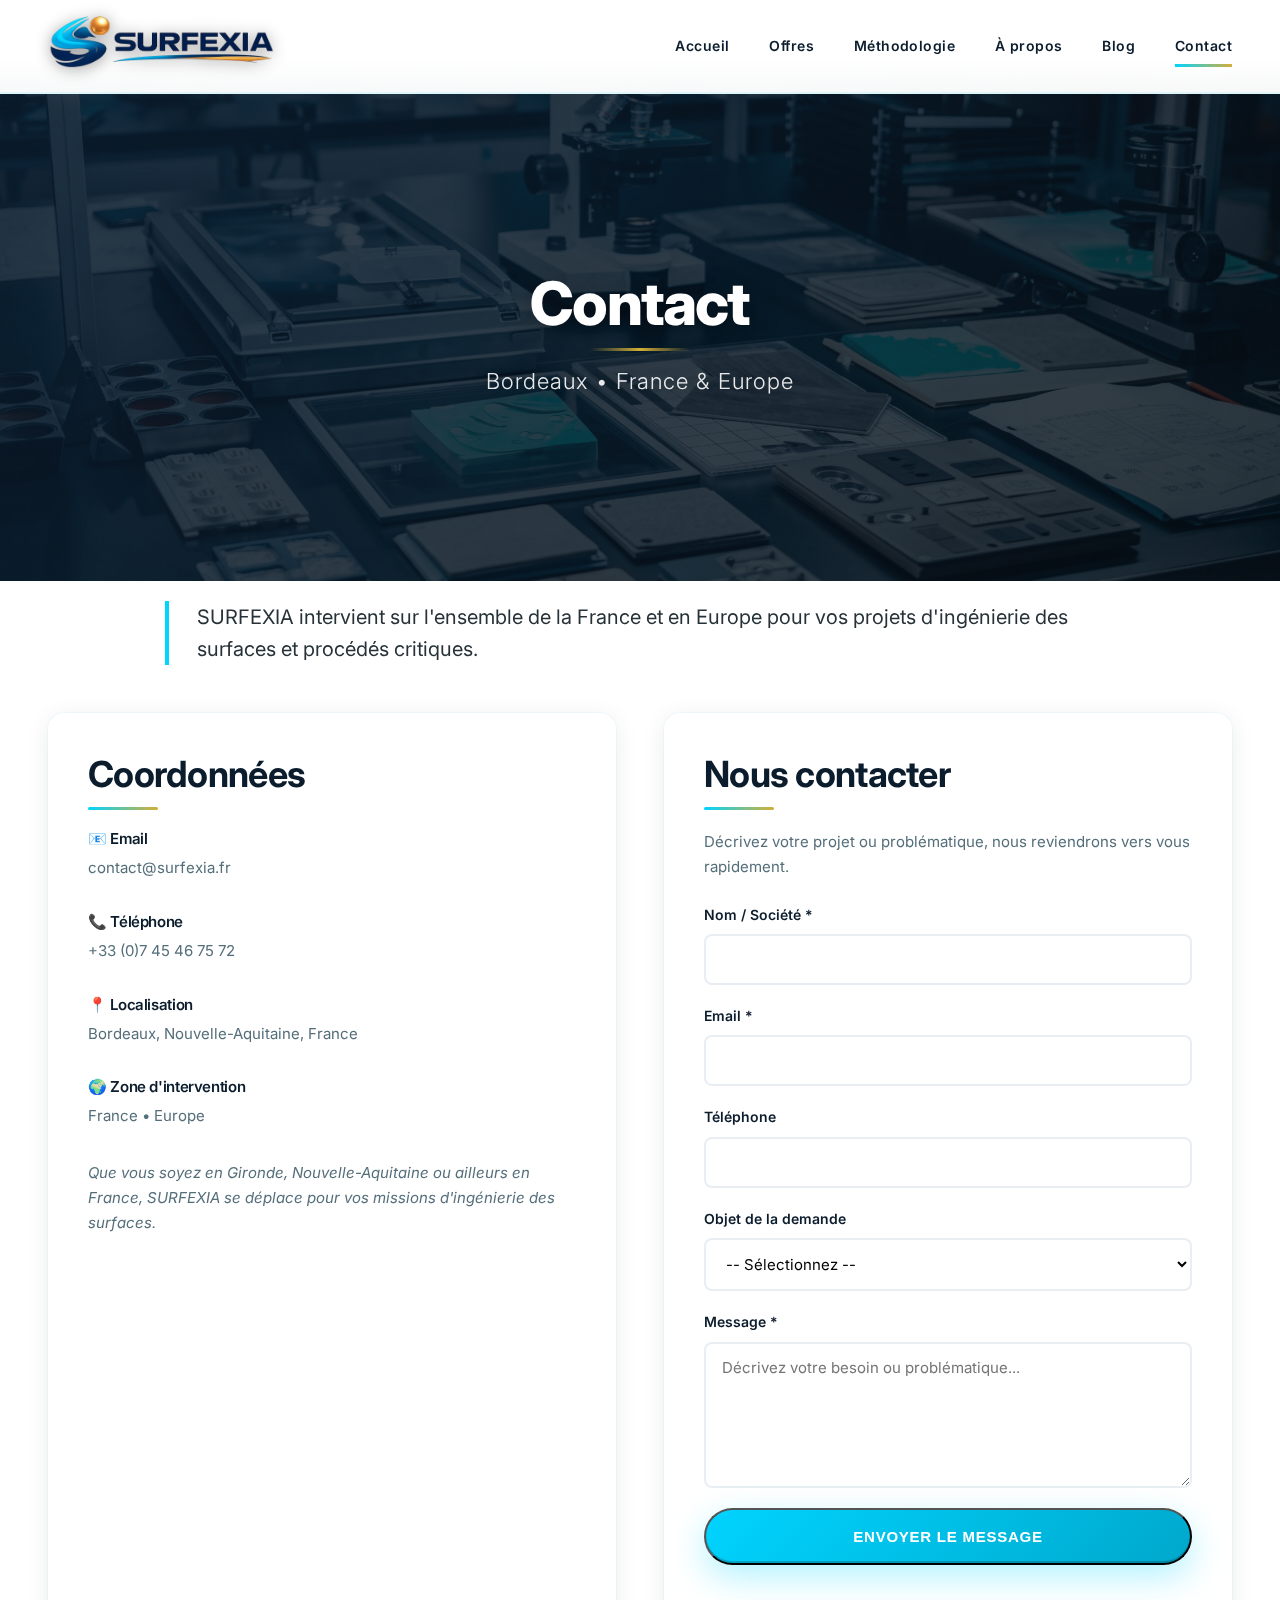
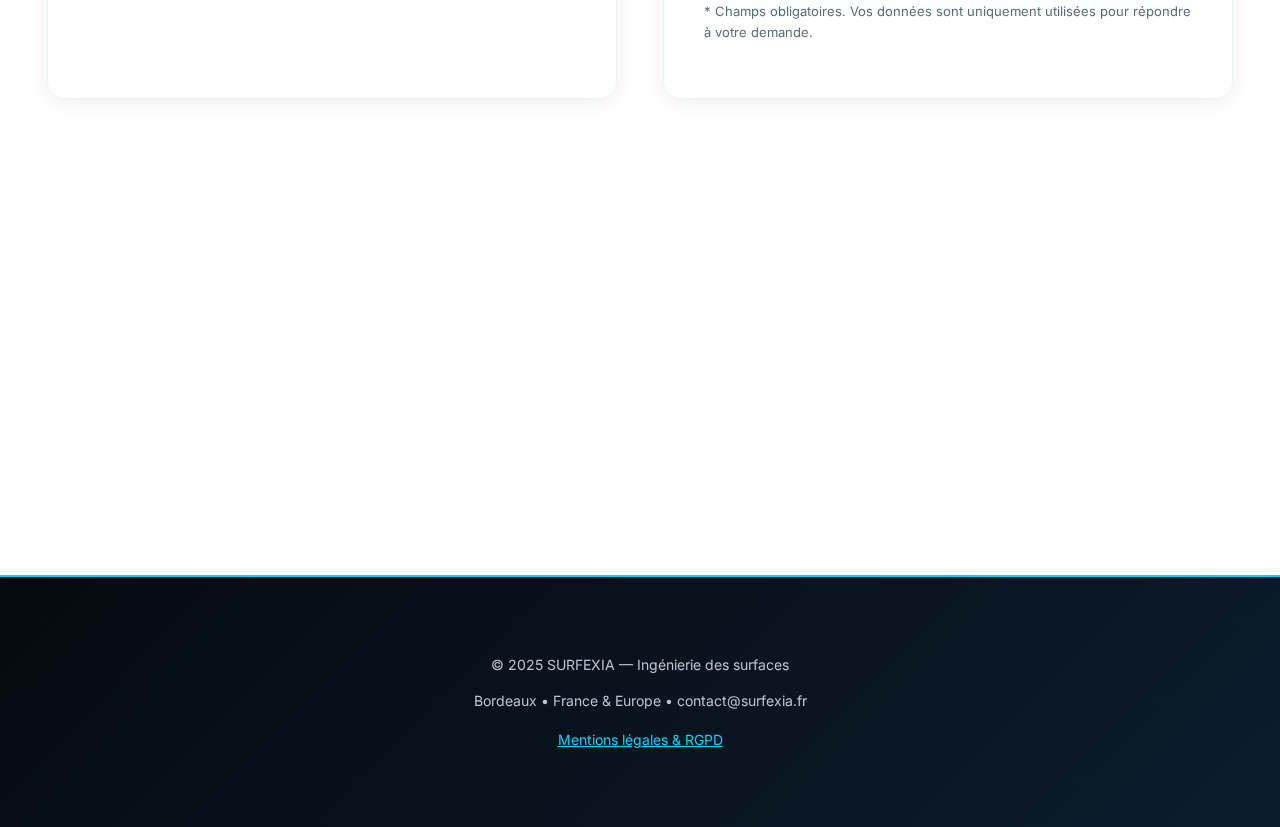
<file: contact.html>
<!DOCTYPE html>
<html lang="fr">
<head>
  <meta charset="UTF-8">
  <meta name="viewport" content="width=device-width, initial-scale=1.0">
  <link rel="icon" type="image/png" sizes="32x32" href="favicon.png">
<link rel="apple-touch-icon" sizes="180x180" href="apple-touch-icon.png">
  
  <!-- SEO -->
  <title>Contact | SURFEXIA Bordeaux – Ingénierie des surfaces</title>
  <meta name="description" content="Contactez SURFEXIA à Bordeaux pour vos projets d'ingénierie des surfaces, CVD/PVD, diagnostic industriel. Interventions France & Europe. Email : contact@surfexia.fr">
  <meta name="keywords" content="contact SURFEXIA, ingénierie surfaces Bordeaux, CVD PVD Gironde, traitement surface Nouvelle-Aquitaine">
  <meta name="robots" content="index, follow">
  
  <!-- Open Graph -->
  <meta property="og:title" content="Contact | SURFEXIA Bordeaux">
  <meta property="og:description" content="Contactez notre cabinet d'ingénierie des surfaces basé à Bordeaux.">
  <meta property="og:type" content="website">
  <meta property="og:url" content="https://www.surfexia.fr/contact.html">
  <meta property="og:image" content="https://www.surfexia.fr/images/og-image.webp">
  
  <!-- Schema.org LocalBusiness -->
  <script type="application/ld+json">
  {
    "@context": "https://schema.org",
    "@type": "ProfessionalService",
    "name": "SURFEXIA",
    "description": "Cabinet d'ingénierie des surfaces et procédés critiques",
    "url": "https://www.surfexia.fr",
    "telephone": "+33745467572",
    "email": "contact@surfexia.fr",
    "address": {
      "@type": "PostalAddress",
      "addressLocality": "Bordeaux",
      "addressRegion": "Nouvelle-Aquitaine",
      "postalCode": "33000",
      "addressCountry": "FR"
    },
    "areaServed": ["FR", "EU"],
    "founder": {
      "@type": "Person",
      "name": "Fouzi Addou",
      "jobTitle": "Ingénieur R&D Matériaux - Docteur en Sciences et Génie des Matériaux"
    },
    "serviceType": ["Traitement de surface", "CVD", "PVD", "Diagnostic industriel", "Modélisation procédés"]
  }
  </script>
  
  <!-- Fonts -->
  <link rel="preconnect" href="https://fonts.googleapis.com">
  <link rel="preconnect" href="https://fonts.gstatic.com" crossorigin>
  <link href="https://fonts.googleapis.com/css2?family=Inter:wght@300;400;600;700;800;900&display=swap" rel="stylesheet">
  
  <!-- CSS -->
  <link rel="stylesheet" href="style.css">
</head>

<body>

<!-- HEADER -->
<header class="site-header">
  <div class="nav-container">
    <div class="logo">
      <img src="images/logo.webp" alt="SURFEXIA - Ingénierie des surfaces">
    </div>
    
    <nav class="nav-desktop">
      <a href="index.html">Accueil</a>
      <a href="offres.html">Offres</a>
      <a href="methodologie.html">Méthodologie</a>
      <a href="a-propos.html">À propos</a>
      <a href="blog/index.html">Blog</a>
      <a href="contact.html" class="active">Contact</a>
    </nav>
    
    <div class="burger" id="burger">
      <span></span>
      <span></span>
      <span></span>
    </div>
  </div>
  
  <nav class="nav-mobile" id="navMobile">
    <a href="index.html">Accueil</a>
    <a href="offres.html">Offres</a>
    <a href="methodologie.html">Méthodologie</a>
    <a href="a-propos.html">À propos</a>
    <a href="blog/index.html">Blog</a>
    <a href="contact.html">Contact</a>
  </nav>
</header>

<main>

<!-- HERO -->
<section class="hero hero-small">
  <img src="images/contact.webp" 
       alt="Contactez SURFEXIA Bordeaux pour vos projets d'ingénierie des surfaces"
       width="1600"
       height="700">
  <div class="hero-text reveal">
    <h1>Contact</h1>
    <p>Bordeaux • France & Europe</p>
  </div>
</section>

<!-- COORDONNÉES -->
<section class="section reveal">
  <div class="container">
    <p class="lead">
      SURFEXIA intervient sur l'ensemble de la France et en Europe 
      pour vos projets d'ingénierie des surfaces et procédés critiques.
    </p>
    
    <div class="contact-grid">
      
      <!-- COORDONNÉES -->
      <div class="contact-info-card">
        <h2>Coordonnées</h2>
        
        <div class="contact-item">
          <h3>📧 Email</h3>
          <p><a href="mailto:contact@surfexia.fr">contact@surfexia.fr</a></p>
        </div>

        <div class="contact-item">
          <h3>📞 Téléphone</h3>
          <p><a href="tel:+33745467572">+33 (0)7 45 46 75 72</a></p>
        </div>

        <div class="contact-item">
          <h3>📍 Localisation</h3>
          <p>Bordeaux, Nouvelle-Aquitaine, France</p>
        </div>

        <div class="contact-item">
          <h3>🌍 Zone d'intervention</h3>
          <p>France • Europe</p>
        </div>

        <p style="margin-top: 2rem; font-style: italic; color: var(--gray-600);">
          Que vous soyez en Gironde, Nouvelle-Aquitaine ou ailleurs en France, 
          SURFEXIA se déplace pour vos missions d'ingénierie des surfaces.
        </p>
      </div>

      <!-- FORMULAIRE -->
      <div class="contact-form-card">
        <h2>Nous contacter</h2>
        <p style="margin-bottom: 1.5rem;">
          Décrivez votre projet ou problématique, nous reviendrons vers vous rapidement.
        </p>

        <form action="https://formspree.io/f/mkowaldz" method="POST" class="contact-form">
          
          <div class="form-group">
            <label for="name">Nom / Société *</label>
            <input type="text" id="name" name="name" required>
          </div>

          <div class="form-group">
            <label for="email">Email *</label>
            <input type="email" id="email" name="email" required>
          </div>

          <div class="form-group">
            <label for="phone">Téléphone</label>
            <input type="tel" id="phone" name="phone">
          </div>

          <div class="form-group">
            <label for="subject">Objet de la demande</label>
            <select id="subject" name="subject">
              <option value="">-- Sélectionnez --</option>
              <option value="diagnostic">Diagnostic industriel / Défaillances</option>
              <option value="cvd-pvd">Revêtements CVD / PVD</option>
              <option value="surface-prep">Préparation de surface</option>
              <option>Modélisation / Simulation</option>
              <option value="caracterisation">Caractérisation & essais</option>
              <option value="autre">Autre demande</option>
            </select>
          </div>

          <div class="form-group">
            <label for="message">Message *</label>
            <textarea id="message" name="message" rows="6" required placeholder="Décrivez votre besoin ou problématique..."></textarea>
          </div>

          <button type="submit" class="btn-primary">Envoyer le message</button>

          <p style="font-size: 0.8125rem; color: var(--gray-600); margin-top: 1rem;">
            * Champs obligatoires. Vos données sont uniquement utilisées pour répondre à votre demande.
          </p>
        </form>
      </div>

    </div>
  </div>
</section>

<!-- SECTEURS -->
<section class="section dark reveal">
  <div class="container">
    <h2>Secteurs d'intervention</h2>
    <p style="margin-bottom: 2rem; text-align: center;">
      SURFEXIA accompagne les industriels confrontés à des exigences élevées 
      de performance et fiabilité dans des environnements critiques :
    </p>
    <div class="sectors">
      <div><span>Aéronautique & Spatial</span></div>
      <div><span>Nucléaire & Énergie</span></div>
      <div><span>Luxe & Haute horlogerie</span></div>
      <div><span>Dispositifs médicaux</span></div>
      <div><span>Composants fonctionnels</span></div>
      <div><span>Industries critiques</span></div>
    </div>
  </div>
</section>

</main>

<!-- FOOTER -->
<footer>
  <p>© 2025 SURFEXIA — Ingénierie des surfaces</p>
  <p>Bordeaux • France & Europe • contact@surfexia.fr</p>
  <p style="margin-top: 1rem;">
    <a href="mentions-legales.html" style="color: var(--accent); text-decoration: underline;">
      Mentions légales & RGPD
    </a>
  </p>
</footer>

<!-- JAVASCRIPT -->
<script src="script.js"></script>

</body>
</html>
</file>
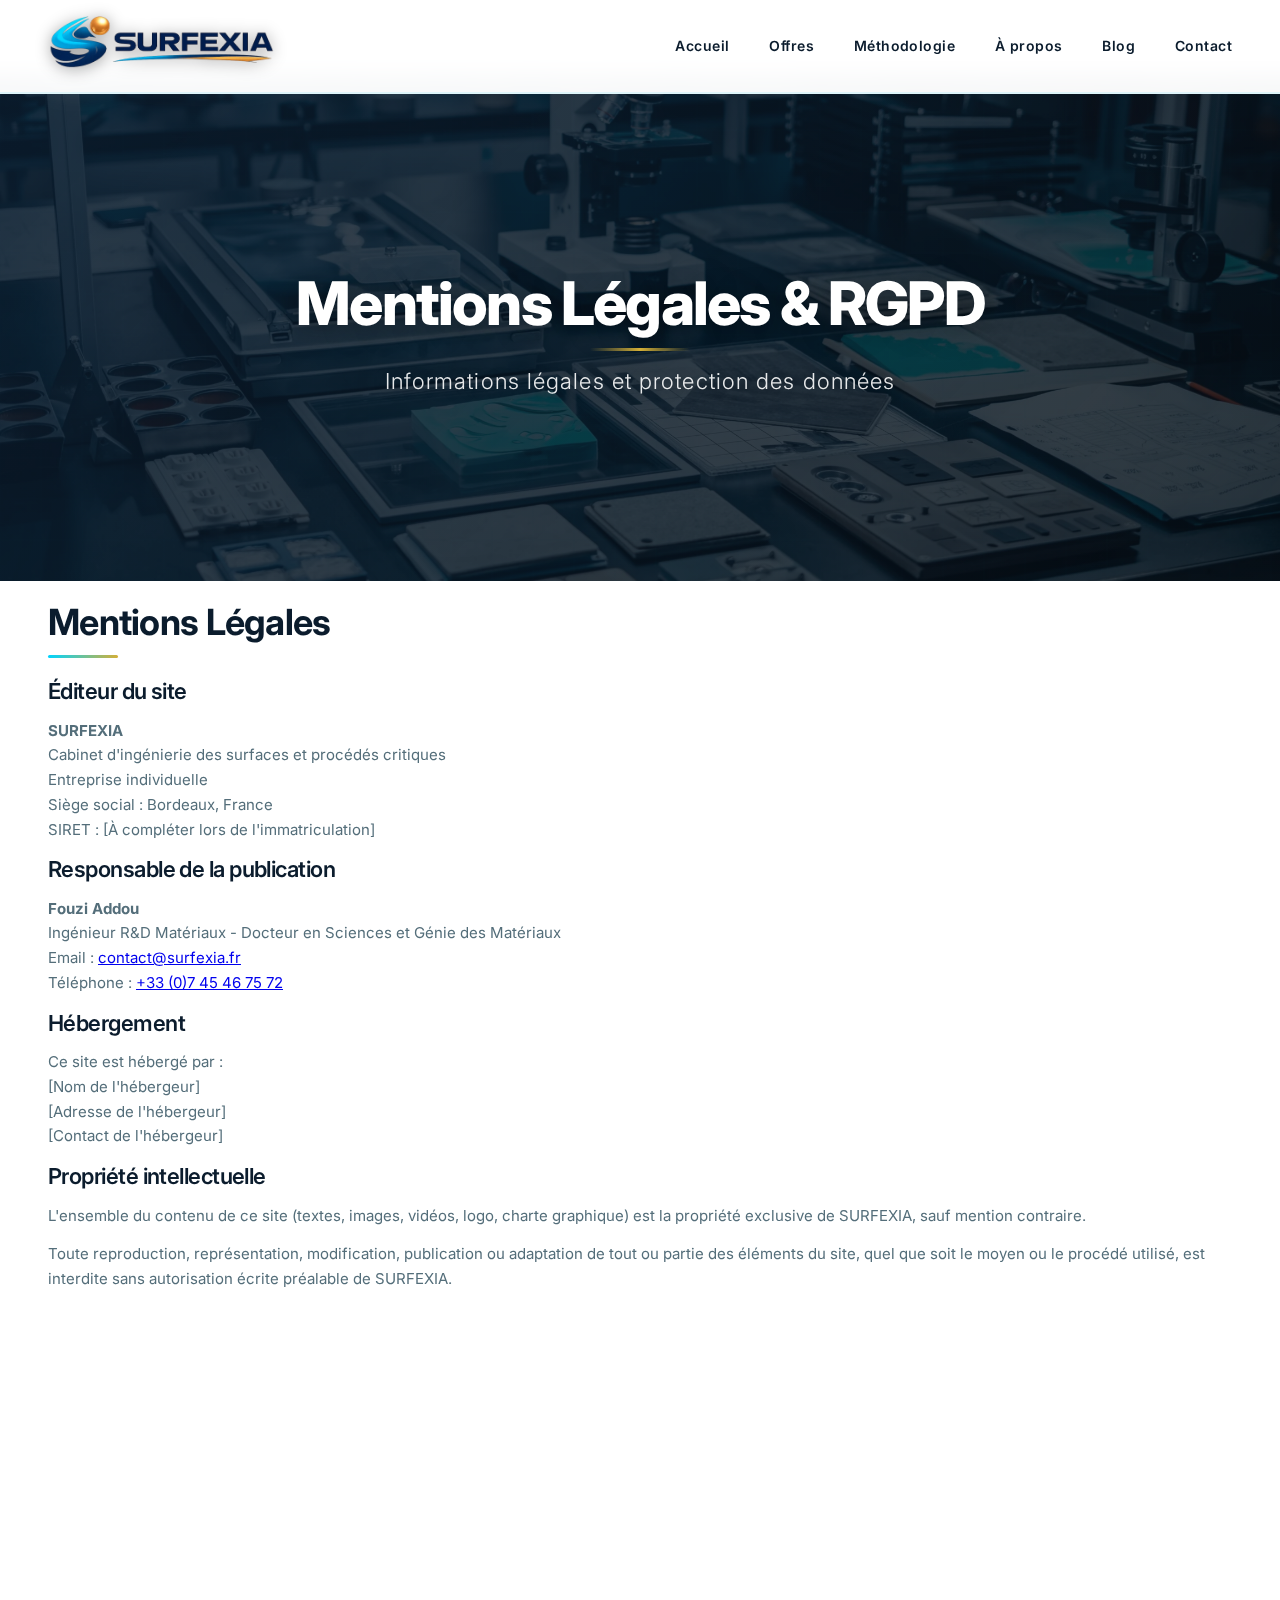
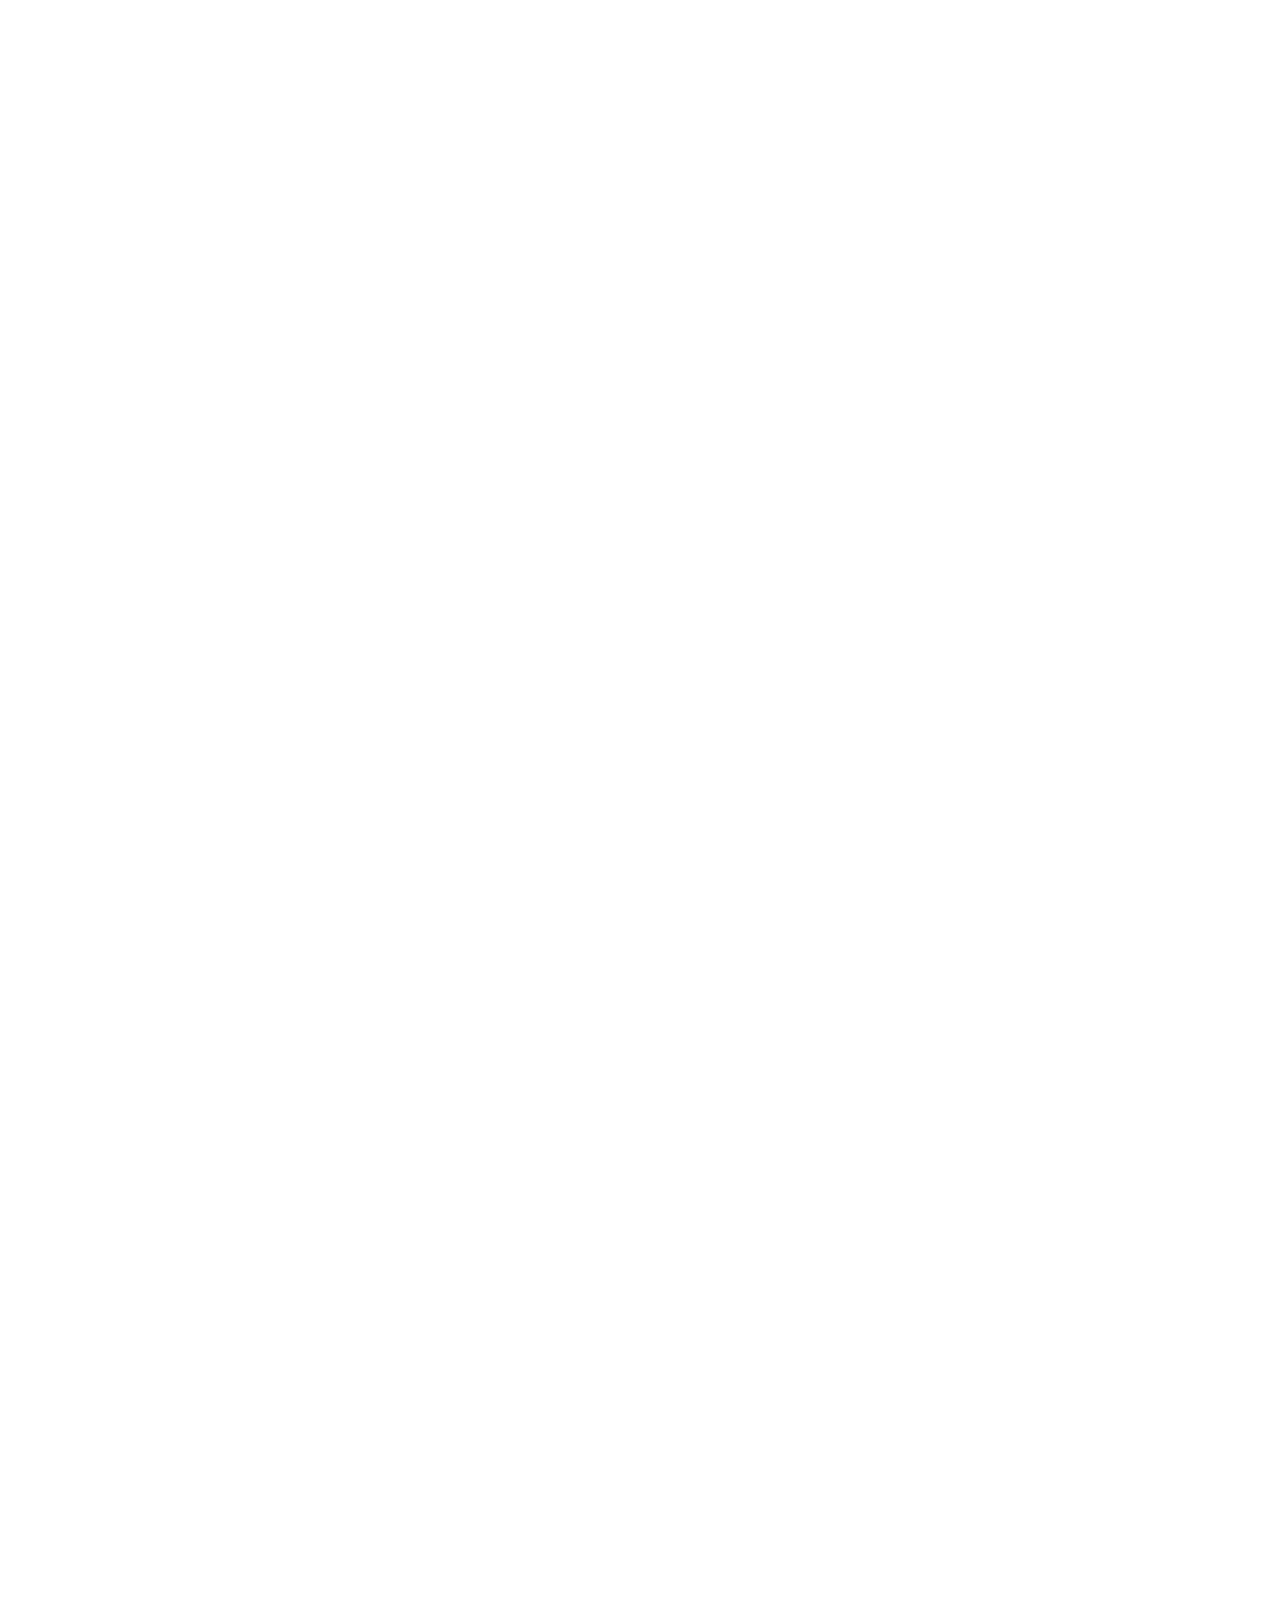
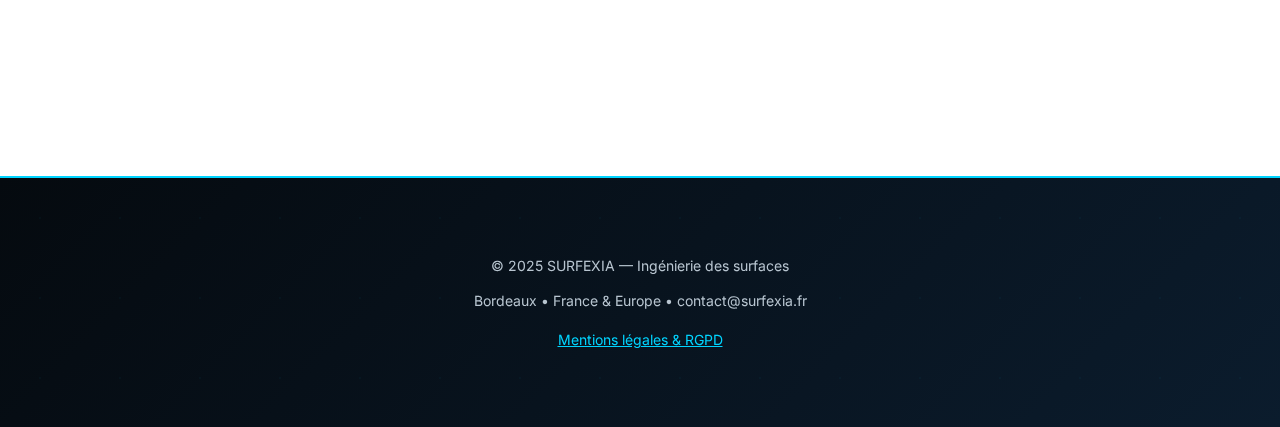
<file: mentions-legales.html>
<!DOCTYPE html>
<html lang="fr">
<head>
  <meta charset="UTF-8">
  <meta name="viewport" content="width=device-width, initial-scale=1.0">
  <link rel="icon" type="image/png" sizes="32x32" href="favicon.png">
<link rel="apple-touch-icon" sizes="180x180" href="apple-touch-icon.png">
  
  <!-- SEO -->
  <title>Mentions Légales & RGPD | SURFEXIA Bordeaux</title>
  <meta name="description" content="Mentions légales, politique de confidentialité et informations RGPD de SURFEXIA, cabinet d'ingénierie des surfaces à Bordeaux.">
  <meta name="robots" content="index, follow">
  
  <!-- Fonts -->
  <link rel="preconnect" href="https://fonts.googleapis.com">
  <link rel="preconnect" href="https://fonts.gstatic.com" crossorigin>
  <link href="https://fonts.googleapis.com/css2?family=Inter:wght@300;400;600;700;800;900&display=swap" rel="stylesheet">
  
  <!-- CSS -->
  <link rel="stylesheet" href="style.css">
</head>

<body>

<!-- HEADER -->
<header class="site-header">
  <div class="nav-container">
    <div class="logo">
      <img src="images/logo.webp" alt="SURFEXIA - Ingénierie des surfaces">
    </div>
    
    <nav class="nav-desktop">
      <a href="index.html">Accueil</a>
      <a href="offres.html">Offres</a>
      <a href="methodologie.html">Méthodologie</a>
      <a href="a-propos.html">À propos</a>
      <a href="blog/index.html">Blog</a>
      <a href="contact.html">Contact</a>
    </nav>
    
    <div class="burger" id="burger">
      <span></span>
      <span></span>
      <span></span>
    </div>
  </div>
  
  <nav class="nav-mobile" id="navMobile">
    <a href="index.html">Accueil</a>
    <a href="offres.html">Offres</a>
    <a href="methodologie.html">Méthodologie</a>
    <a href="a-propos.html">À propos</a>
    <a href="blog/index.html">Blog</a>
    <a href="contact.html">Contact</a>
  </nav>
</header>

<main>

<!-- HERO -->
<section class="hero hero-small">
  <img src="images/contact.webp" 
       alt="Mentions légales SURFEXIA Bordeaux"
       width="1600"
       height="700">
  <div class="hero-text reveal">
    <h1>Mentions Légales & RGPD</h1>
    <p>Informations légales et protection des données</p>
  </div>
</section>

<!-- MENTIONS LÉGALES -->
<section class="section reveal">
  <div class="container">
    <h2>Mentions Légales</h2>
    
    <h3>Éditeur du site</h3>
    <p>
      <strong>SURFEXIA</strong><br>
      Cabinet d'ingénierie des surfaces et procédés critiques<br>
      Entreprise individuelle<br>
      Siège social : Bordeaux, France<br>
      SIRET : [À compléter lors de l'immatriculation]
    </p>

    <h3>Responsable de la publication</h3>
    <p>
      <strong>Fouzi Addou</strong><br>
      Ingénieur R&D Matériaux - Docteur en Sciences et Génie des Matériaux<br>
      Email : <a href="mailto:contact@surfexia.fr">contact@surfexia.fr</a><br>
      Téléphone : <a href="tel:+33745467572">+33 (0)7 45 46 75 72</a>
    </p>

    <h3>Hébergement</h3>
    <p>
      Ce site est hébergé par :<br>
      [Nom de l'hébergeur]<br>
      [Adresse de l'hébergeur]<br>
      [Contact de l'hébergeur]
    </p>

    <h3>Propriété intellectuelle</h3>
    <p>
      L'ensemble du contenu de ce site (textes, images, vidéos, logo, charte graphique) 
      est la propriété exclusive de SURFEXIA, sauf mention contraire.
    </p>
    <p>
      Toute reproduction, représentation, modification, publication ou adaptation de tout 
      ou partie des éléments du site, quel que soit le moyen ou le procédé utilisé, est 
      interdite sans autorisation écrite préalable de SURFEXIA.
    </p>
  </div>
</section>

<!-- RGPD -->
<section class="section dark reveal">
  <div class="container">
    <h2>Politique de Confidentialité & RGPD</h2>
    
    <h3>Collecte des données personnelles</h3>
    <p>
      SURFEXIA collecte des données personnelles uniquement via le formulaire de contact 
      présent sur le site. Les données collectées sont :
    </p>
    <ul>
      <li>Nom / Société</li>
      <li>Adresse email</li>
      <li>Numéro de téléphone (optionnel)</li>
      <li>Message et informations fournies volontairement</li>
    </ul>

    <h3>Finalité de la collecte</h3>
    <p>
      Les données collectées sont utilisées <strong>exclusivement</strong> pour :
    </p>
    <ul>
      <li>Répondre à votre demande de contact</li>
      <li>Vous fournir des informations sur nos services</li>
      <li>Établir une relation commerciale si vous le souhaitez</li>
    </ul>
    <p>
      <strong>Vos données ne sont jamais partagées, vendues ou transmises à des tiers.</strong>
    </p>

    <h3>Base légale du traitement</h3>
    <p>
      Le traitement de vos données repose sur votre consentement explicite lors de 
      l'envoi du formulaire de contact (Article 6.1.a du RGPD).
    </p>

    <h3>Durée de conservation</h3>
    <p>
      Vos données sont conservées pour une durée maximale de <strong>3 ans</strong> 
      à compter de notre dernier échange, ou jusqu'à votre demande de suppression.
    </p>

    <h3>Vos droits</h3>
    <p>
      Conformément au Règlement Général sur la Protection des Données (RGPD) et à la 
      loi "Informatique et Libertés", vous disposez des droits suivants :
    </p>
    <ul>
      <li><strong>Droit d'accès :</strong> Vous pouvez demander une copie de vos données</li>
      <li><strong>Droit de rectification :</strong> Vous pouvez demander la correction de vos données</li>
      <li><strong>Droit à l'effacement :</strong> Vous pouvez demander la suppression de vos données</li>
      <li><strong>Droit d'opposition :</strong> Vous pouvez vous opposer au traitement de vos données</li>
      <li><strong>Droit à la portabilité :</strong> Vous pouvez demander la transmission de vos données</li>
    </ul>
    <p>
      Pour exercer ces droits, contactez-nous à : 
      <a href="mailto:contact@surfexia.fr" style="color: var(--accent);">contact@surfexia.fr</a>
    </p>

    <h3>Cookies et traceurs</h3>
    <p>
      Ce site <strong>n'utilise actuellement aucun cookie</strong> de traçage, de ciblage publicitaire 
      ou de mesure d'audience.
    </p>
    <p>
      Si des outils d'analyse (Google Analytics, etc.) sont intégrés à l'avenir, vous en serez 
      informé et devrez donner votre consentement préalable via un bandeau dédié.
    </p>

    <h3>Sécurité des données</h3>
    <p>
      SURFEXIA met en œuvre toutes les mesures techniques et organisationnelles appropriées 
      pour garantir la sécurité de vos données contre toute perte, altération ou accès non autorisé.
    </p>
    <p>
      Les formulaires de contact utilisent le service <strong>Formspree</strong>, qui respecte 
      les normes RGPD et assure un transfert sécurisé des données.
    </p>

    <h3>Réclamation</h3>
    <p>
      Si vous estimez que vos droits ne sont pas respectés, vous pouvez introduire une 
      réclamation auprès de la Commission Nationale de l'Informatique et des Libertés (CNIL) :
    </p>
    <p>
      <strong>CNIL</strong><br>
      3 Place de Fontenoy - TSA 80715<br>
      75334 Paris Cedex 07<br>
      Téléphone : 01 53 73 22 22<br>
      Site web : <a href="https://www.cnil.fr" target="_blank" rel="noopener" style="color: var(--accent);">www.cnil.fr</a>
    </p>
  </div>
</section>

<!-- CONTACT -->
<section class="section reveal">
  <div class="container cta">
    <h2>Une question sur vos données ?</h2>
    <p>Nous sommes à votre disposition pour toute demande relative à vos données personnelles.</p>
    <a href="contact.html" class="btn-primary">Nous contacter</a>
  </div>
</section>

</main>

<!-- FOOTER -->
<footer>
  <p>© 2025 SURFEXIA — Ingénierie des surfaces</p>
  <p>Bordeaux • France & Europe • contact@surfexia.fr</p>
  <p style="margin-top: 1rem;">
    <a href="mentions-legales.html" style="color: var(--accent); text-decoration: underline;">
      Mentions légales & RGPD
    </a>
  </p>
</footer>

<!-- JAVASCRIPT -->
<script src="script.js"></script>

</body>
</html>
</file>
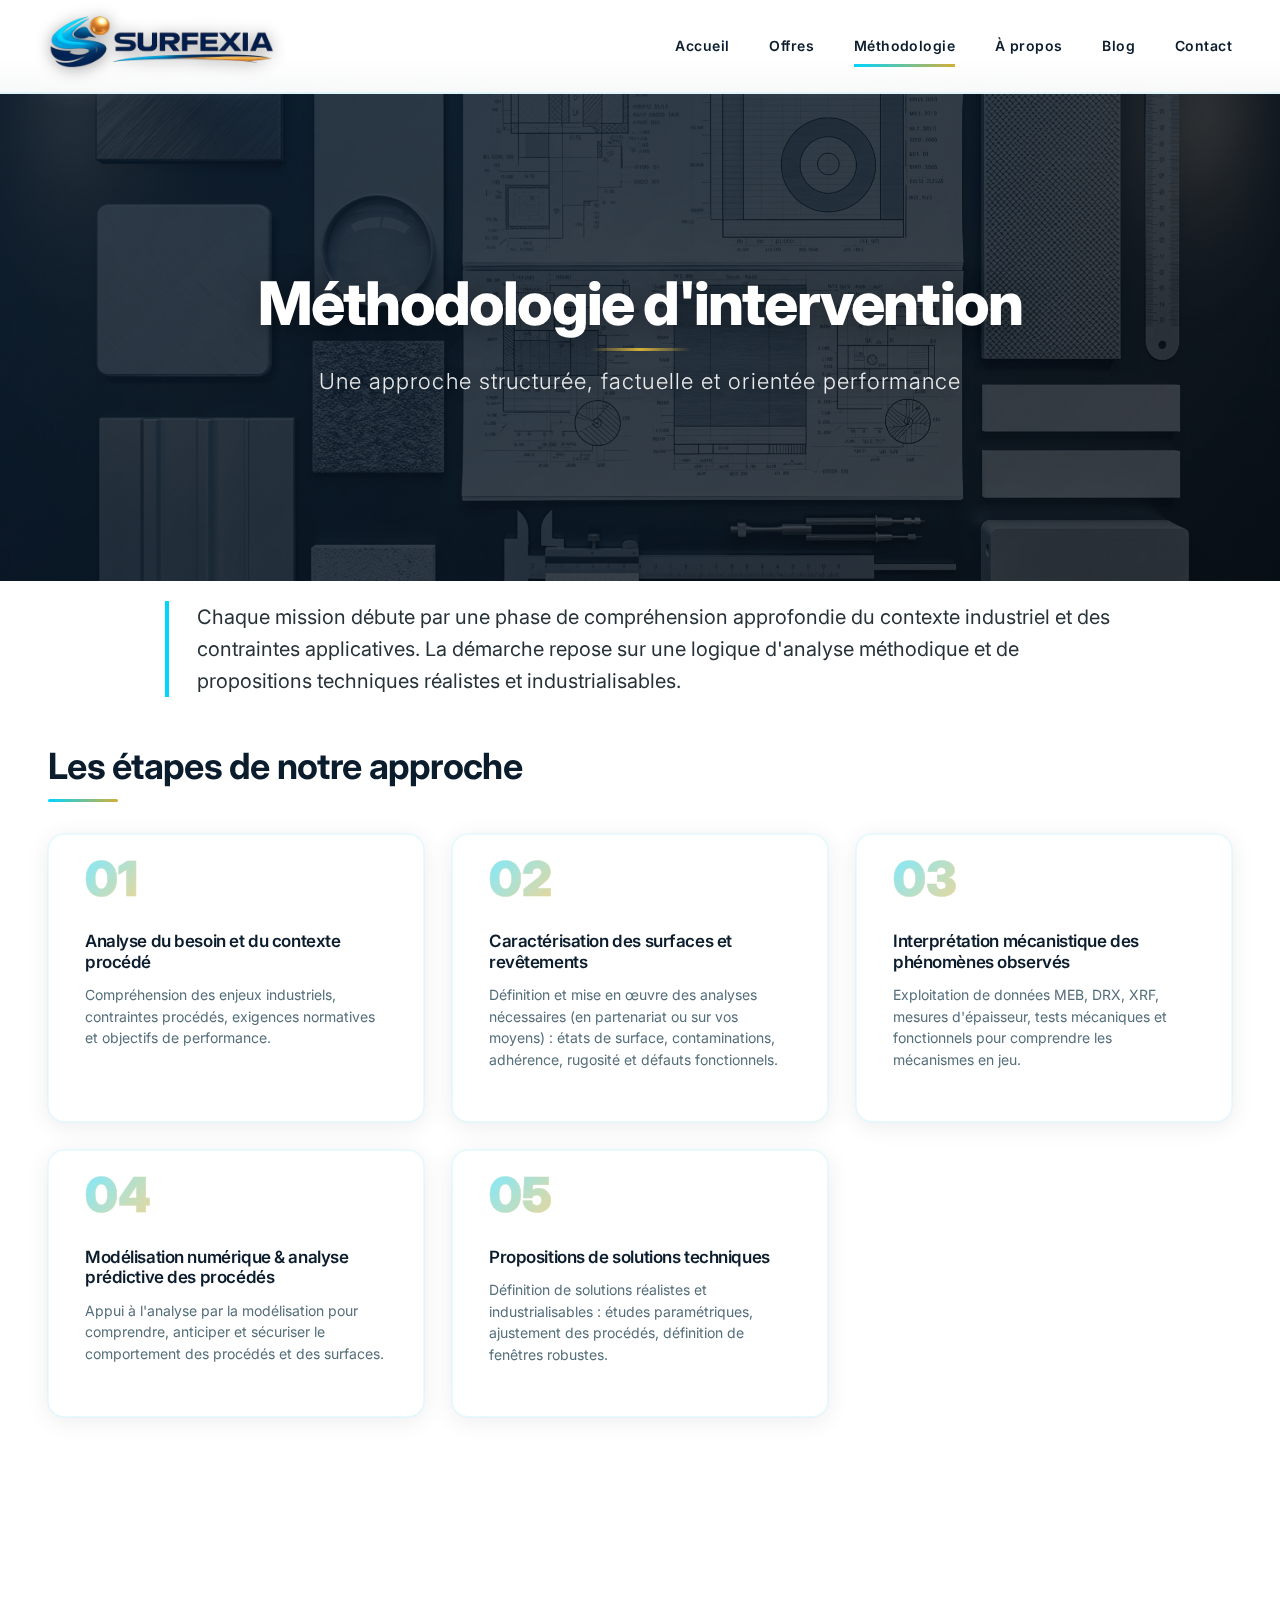
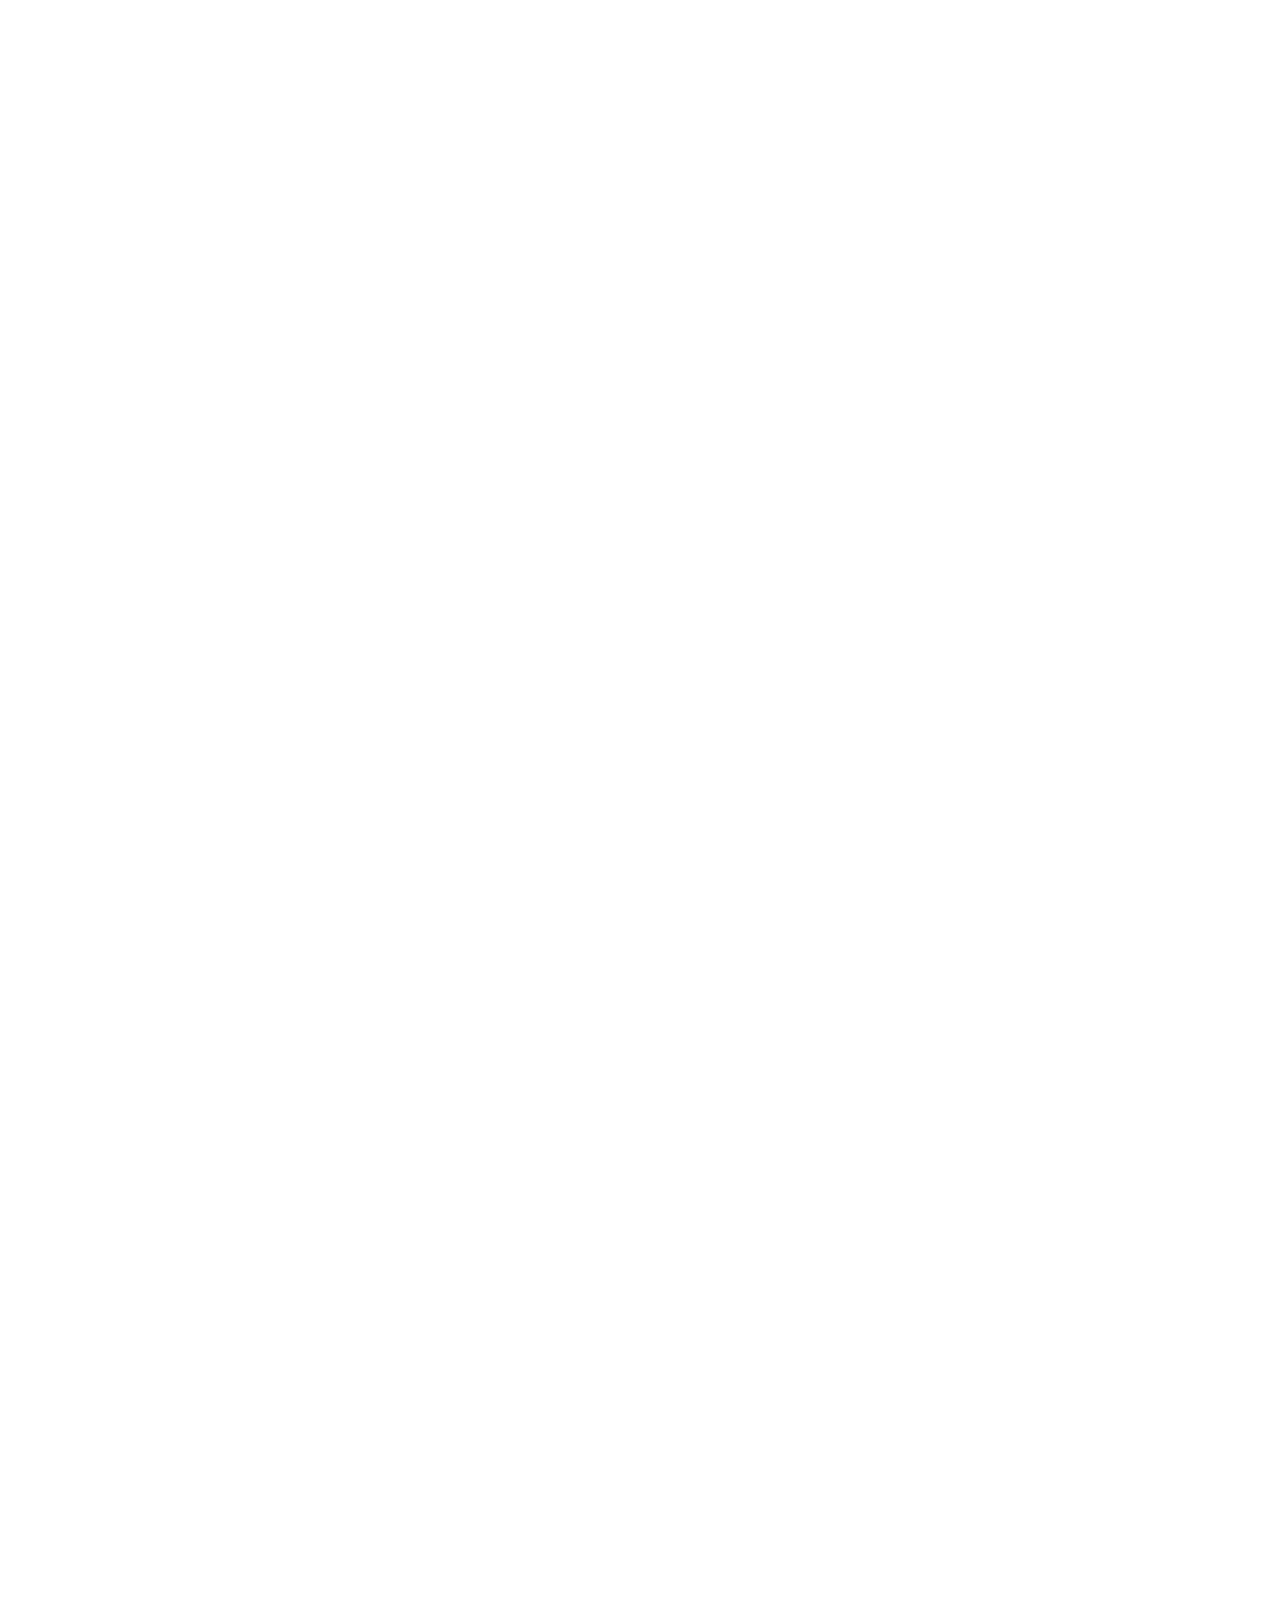
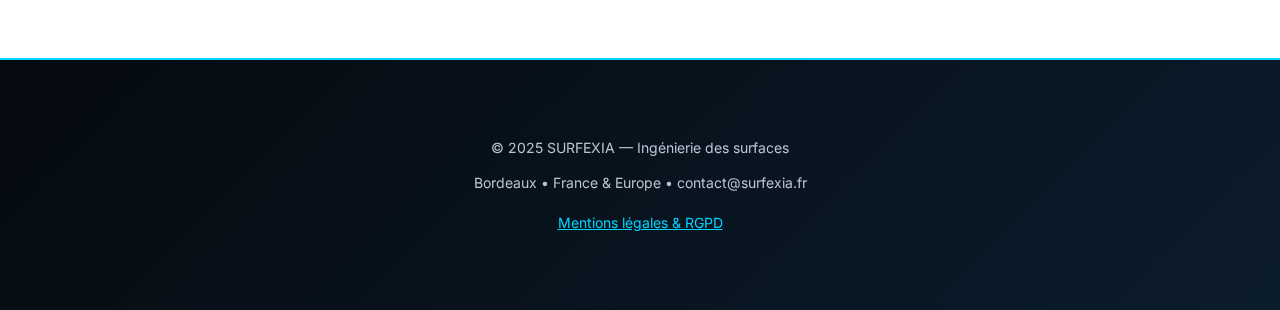
<file: methodologie.html>
<!DOCTYPE html>
<html lang="fr">
<head>
  <meta charset="UTF-8">
  <meta name="viewport" content="width=device-width, initial-scale=1.0">
  <link rel="icon" type="image/png" sizes="32x32" href="favicon.png">
<link rel="apple-touch-icon" sizes="180x180" href="apple-touch-icon.png">
  
  <!-- SEO -->
  <title>Méthodologie | SURFEXIA Bordeaux — Approche diagnostic & développement procédés</title>
  <meta name="description" content="Méthodologie SURFEXIA Bordeaux : approche structurée pour le diagnostic industriel, l'analyse des surfaces, le développement de procédés CVD/PVD et la modélisation numérique.">
  <meta name="keywords" content="méthodologie ingénierie Bordeaux, diagnostic industriel, analyse surface, CVD, PVD, optimisation procédés, modélisation numérique, caractérisation matériaux">
  <meta name="robots" content="index, follow">
  
  <!-- Open Graph -->
  <meta property="og:title" content="Méthodologie | SURFEXIA Bordeaux">
  <meta property="og:description" content="Une approche structurée, factuelle et orientée performance pour vos problématiques de surfaces et procédés critiques.">
  <meta property="og:type" content="website">
  <meta property="og:url" content="https://www.surfexia.fr/methodologie.html">
  <meta property="og:image" content="https://www.surfexia.fr/images/og-image.webp">
  
  <!-- Fonts -->
  <link rel="preconnect" href="https://fonts.googleapis.com">
  <link rel="preconnect" href="https://fonts.gstatic.com" crossorigin>
  <link href="https://fonts.googleapis.com/css2?family=Inter:wght@300;400;600;700;800;900&display=swap" rel="stylesheet">
  
  <!-- CSS -->
  <link rel="stylesheet" href="style.css">
  
  <!-- Schema.org HowTo -->
  <script type="application/ld+json">
  {
    "@context": "https://schema.org",
    "@type": "HowTo",
    "name": "Méthodologie d'intervention SURFEXIA",
    "description": "Approche structurée pour le diagnostic industriel, l'analyse des surfaces et le développement de procédés critiques",
    "step": [
      {
        "@type": "HowToStep",
        "position": 1,
        "name": "Analyse du besoin et du contexte procédé",
        "text": "Compréhension des enjeux industriels, contraintes procédés, exigences normatives et objectifs de performance"
      },
      {
        "@type": "HowToStep",
        "position": 2,
        "name": "Caractérisation des surfaces et revêtements",
        "text": "Définition et mise en œuvre des analyses nécessaires : états de surface, contaminations, adhérence, rugosité et défauts fonctionnels"
      },
      {
        "@type": "HowToStep",
        "position": 3,
        "name": "Interprétation mécanistique des phénomènes observés",
        "text": "Exploitation de données MEB, DRX, XRF, mesures d'épaisseur, tests mécaniques et fonctionnels pour comprendre les mécanismes en jeu"
      },
      {
        "@type": "HowToStep",
        "position": 4,
        "name": "Modélisation numérique et analyse prédictive",
        "text": "Appui à l'analyse par la modélisation pour comprendre, anticiper et sécuriser le comportement des procédés et des surfaces"
      },
      {
        "@type": "HowToStep",
        "position": 5,
        "name": "Propositions de solutions techniques",
        "text": "Définition de solutions réalistes et industrialisables : études paramétriques, ajustement des procédés, définition de fenêtres robustes"
      }
    ]
  }
  </script>
</head>

<body>

<!-- HEADER -->
<header class="site-header">
  <div class="nav-container">
    <div class="logo">
      <img src="images/logo.webp" alt="SURFEXIA - Ingénierie des surfaces Bordeaux">
    </div>
    
    <nav class="nav-desktop">
      <a href="index.html">Accueil</a>
      <a href="offres.html">Offres</a>
      <a href="methodologie.html" class="active">Méthodologie</a>
      <a href="a-propos.html">À propos</a>
      <a href="blog/index.html">Blog</a>
      <a href="contact.html">Contact</a>
    </nav>
    
    <div class="burger" id="burger">
      <span></span>
      <span></span>
      <span></span>
    </div>
  </div>
  
  <nav class="nav-mobile" id="navMobile">
    <a href="index.html">Accueil</a>
    <a href="offres.html">Offres</a>
    <a href="methodologie.html">Méthodologie</a>
    <a href="a-propos.html">À propos</a>
    <a href="blog/index.html">Blog</a>
    <a href="contact.html">Contact</a>
  </nav>
</header>

<main>

<!-- HERO -->
<section class="hero hero-small">
  <img src="images/landing-diagnostic-industrial.webp" 
       alt="Méthodologie d'ingénierie des surfaces et diagnostic industriel - SURFEXIA Bordeaux"
       width="1600"
       height="700">
  <div class="hero-text reveal">
    <h1>Méthodologie d'intervention</h1>
    <p>Une approche structurée, factuelle et orientée performance</p>
  </div>
</section>

<!-- INTRO -->
<section class="section reveal">
  <div class="container">
    <p class="lead">
      Chaque mission débute par une phase de compréhension approfondie du contexte 
      industriel et des contraintes applicatives. La démarche repose sur une logique 
      d'analyse méthodique et de propositions techniques réalistes et industrialisables.
    </p>
    
    <h2>Les étapes de notre approche</h2>
    <div class="cards">

      <article class="card card-step">
        <span class="step-number">01</span>
        <h3>Analyse du besoin et du contexte procédé</h3>
        <p>
          Compréhension des enjeux industriels, contraintes procédés, 
          exigences normatives et objectifs de performance.
        </p>
      </article>

      <article class="card card-step">
        <span class="step-number">02</span>
        <h3>Caractérisation des surfaces et revêtements</h3>
        <p>
          Définition et mise en œuvre des analyses nécessaires 
          (en partenariat ou sur vos moyens) : états de surface, 
          contaminations, adhérence, rugosité et défauts fonctionnels.
        </p>
      </article>

      <article class="card card-step">
        <span class="step-number">03</span>
        <h3>Interprétation mécanistique des phénomènes observés</h3>
        <p>
          Exploitation de données MEB, DRX, XRF, mesures d'épaisseur, 
          tests mécaniques et fonctionnels pour comprendre les mécanismes en jeu.
        </p>
      </article>

      <article class="card card-step">
        <span class="step-number">04</span>
        <h3>Modélisation numérique & analyse prédictive des procédés</h3>
        <p>
          Appui à l'analyse par la modélisation pour comprendre, anticiper
          et sécuriser le comportement des procédés et des surfaces.
        </p>
      </article>

      <article class="card card-step">
        <span class="step-number">05</span>
        <h3>Propositions de solutions techniques</h3>
        <p>
          Définition de solutions réalistes et industrialisables : études 
          paramétriques, ajustement des procédés, définition de fenêtres robustes.
        </p>
      </article>

    </div>
  </div>
</section>

<!-- MODÈLE D'INTERVENTION -->
<section class="section reveal">
  <div class="container">
    <h2>Modèle d'intervention</h2>
    <p class="lead">
      SURFEXIA intervient comme bureau d'études indépendant, 
      en s'appuyant sur un réseau de partenaires qualifiés 
      ou en intégration directe au sein de vos équipes techniques.
    </p>
    
    <div class="cards">
      <article class="card offer-card">
        <h3>Mission en partenariat</h3>
        <p>
          Coordination d'un réseau de laboratoires et équipementiers 
          pour les phases de caractérisation, essais et développement procédé.
        </p>
        <ul>
          <li>Sélection des moyens techniques adaptés</li>
          <li>Pilotage des campagnes d'essais</li>
          <li>Interprétation des résultats</li>
          <li>Recommandations exploitables</li>
        </ul>
      </article>

      <article class="card offer-card">
        <h3>Intervention en soutien interne</h3>
        <p>
          Accompagnement technique au sein de vos équipes, 
          en exploitant vos moyens de production et de caractérisation existants.
        </p>
        <ul>
          <li>Appui expertise sur procédés critiques</li>
          <li>Analyse de défaillances in situ</li>
          <li>Optimisation de gammes opératoires</li>
          <li>Transfert de compétences</li>
        </ul>
      </article>
    </div>
  </div>
</section>

<!-- GARANTIES -->
<section class="section dark reveal">
  <div class="container">
    <h2>Une approche garantissant des résultats exploitables</h2>
    <div class="split">
      <div>
        <ul class="value-list">
          <li>Indépendance et objectivité technique</li>
          <li>Approche factuelle fondée sur l'analyse de données et l'observation des phénomènes</li>
          <li>Expertise procédés critiques et surfaces fonctionnelles</li>
          <li>Intégration de la modélisation numérique pour l'analyse et l'anticipation des comportements procédé</li>
          <li>Vision globale : procédé, surface, environnement et performance finale</li>
          <li>Recommandations directement exploitables par les équipes industrielles</li>
        </ul>
        <p style="margin-top: 2rem; font-style: italic;">
          Cette approche garantit des recommandations techniquement fondées, reposant sur l'analyse des données, 
          la compréhension des mécanismes en jeu et l'appui de la modélisation numérique, directement exploitables par les équipes industrielles.
        </p>
      </div>
      <img src="images/approche.webp" 
           alt="Approche méthodologique SURFEXIA Bordeaux - Diagnostic industriel"
           width="1200"
           height="800"
           loading="lazy">
    </div>
  </div>
</section>

<!-- CONTACT -->
<section class="section reveal">
  <div class="container cta">
    <h2>Discutons de votre problématique</h2>
    <p>Basé à Bordeaux — Interventions France & Europe</p>
    <p><strong>contact@surfexia.fr</strong></p>
    <a href="contact.html" class="btn-primary">Prendre contact</a>
  </div>
</section>

</main>

<!-- FOOTER -->
<footer>
  <p>© 2025 SURFEXIA — Ingénierie des surfaces</p>
  <p>Bordeaux • France & Europe • contact@surfexia.fr</p>
  <p style="margin-top: 1rem;">
    <a href="mentions-legales.html" style="color: var(--accent); text-decoration: underline;">
      Mentions légales & RGPD
    </a>
  </p>
</footer>

<!-- JAVASCRIPT -->
<script src="script.js"></script>

</body>
</html>
</file>
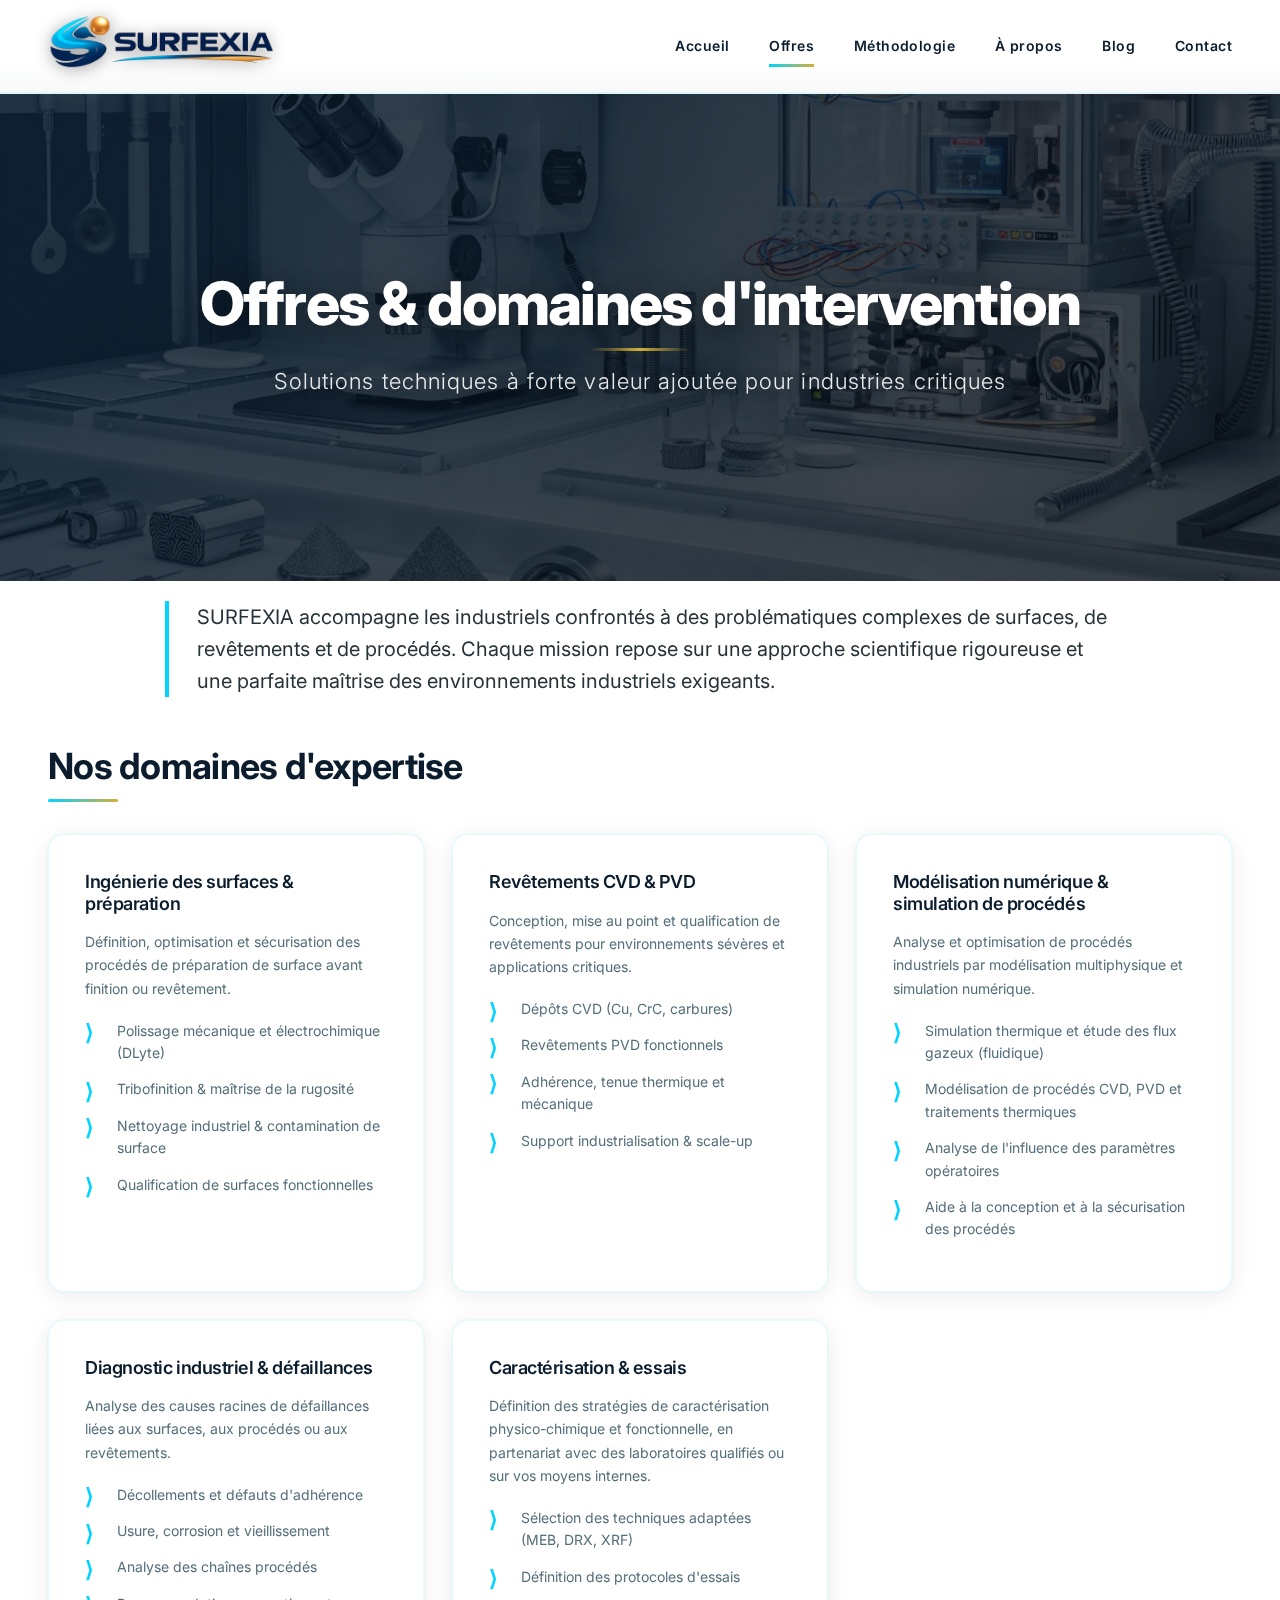
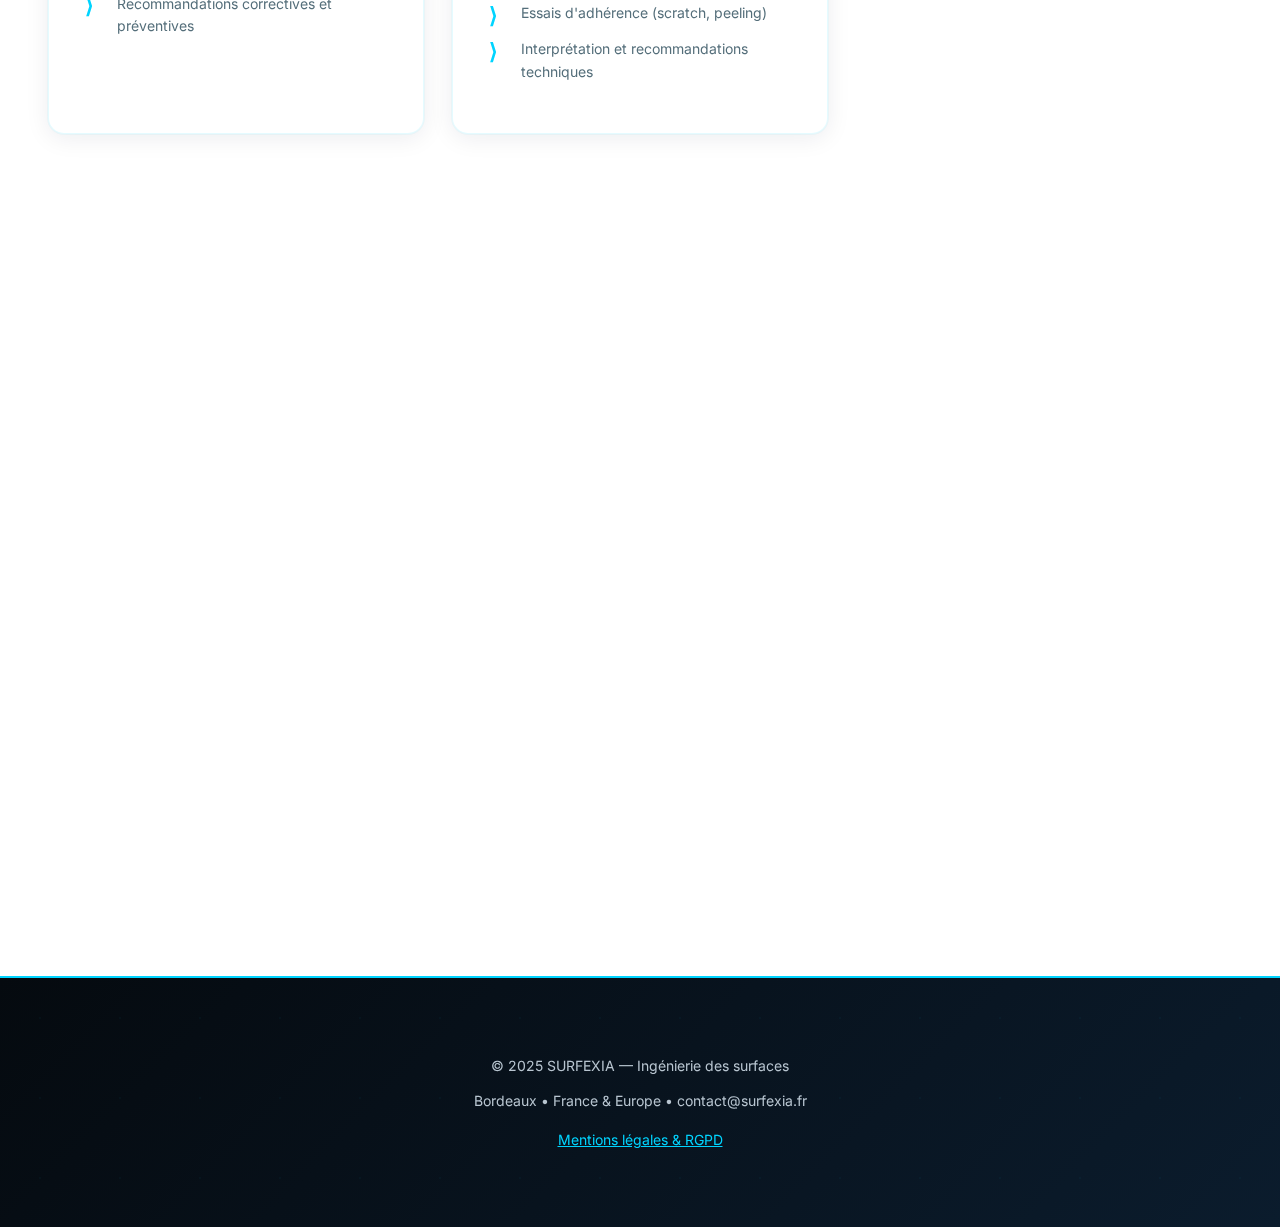
<file: offres.html>
<!DOCTYPE html>
<html lang="fr">
<head>
  <meta charset="UTF-8">
  <meta name="viewport" content="width=device-width, initial-scale=1.0">
  <link rel="icon" type="image/png" sizes="32x32" href="favicon.png">
<link rel="apple-touch-icon" sizes="180x180" href="apple-touch-icon.png">
  
  <!-- SEO -->
  <title>Offres & Services | SURFEXIA Bordeaux — CVD, PVD, Diagnostic industriel</title>
  <meta name="description" content="Services SURFEXIA Bordeaux : ingénierie des surfaces, revêtements CVD/PVD, diagnostic industriel, préparation de surface, modélisation procédés pour aéronautique, luxe, nucléaire.">
  <meta name="keywords" content="ingénierie surfaces Bordeaux, CVD Nouvelle-Aquitaine, PVD, diagnostic industriel, revêtements fonctionnels, traitement surface, électropolissage, tribofinition">
  <meta name="robots" content="index, follow">
  
  <!-- Open Graph -->
  <meta property="og:title" content="Offres & Services | SURFEXIA Bordeaux">
  <meta property="og:description" content="Solutions techniques à forte valeur ajoutée pour industries critiques : CVD/PVD, diagnostic industriel, caractérisation. Cabinet basé à Bordeaux.">
  <meta property="og:type" content="website">
  <meta property="og:url" content="https://www.surfexia.fr/offres.html">
  <meta property="og:image" content="https://www.surfexia.fr/images/og-image.jpeg">
  
  <!-- Fonts -->
  <link rel="preconnect" href="https://fonts.googleapis.com">
  <link rel="preconnect" href="https://fonts.gstatic.com" crossorigin>
  <link href="https://fonts.googleapis.com/css2?family=Inter:wght@300;400;600;700&display=swap" rel="stylesheet">
  
  <!-- CSS -->
  <link rel="stylesheet" href="style.css">
  
  <!-- Schema.org Service -->
  <script type="application/ld+json">
  {
    "@context": "https://schema.org",
    "@type": "Service",
    "serviceType": "Ingénierie des surfaces et procédés critiques",
    "provider": {
      "@type": "ProfessionalService",
      "name": "SURFEXIA",
      "address": {
        "@type": "PostalAddress",
        "addressLocality": "Bordeaux",
        "addressRegion": "Nouvelle-Aquitaine",
        "addressCountry": "FR"
      },
      "areaServed": ["FR", "EU"]
    },
    "hasOfferCatalog": {
      "@type": "OfferCatalog",
      "name": "Services d'ingénierie des surfaces",
      "itemListElement": [
        {
          "@type": "Offer",
          "itemOffered": {
            "@type": "Service",
            "name": "Ingénierie des surfaces & préparation",
            "description": "Définition, optimisation et sécurisation des procédés de préparation de surface avant finition ou revêtement"
          }
        },
        {
          "@type": "Offer",
          "itemOffered": {
            "@type": "Service",
            "name": "Revêtements CVD & PVD",
            "description": "Conception, mise au point et qualification de revêtements pour environnements sévères et applications critiques"
          }
        },
        {
          "@type": "Offer",
          "itemOffered": {
            "@type": "Service",
            "name": "Modélisation numérique & simulation",
            "description": "Analyse et optimisation de procédés industriels par modélisation multiphysique"
          }
        },
        {
          "@type": "Offer",
          "itemOffered": {
            "@type": "Service",
            "name": "Diagnostic industriel & défaillances",
            "description": "Analyse des causes racines de défaillances liées aux surfaces, aux procédés ou aux revêtements"
          }
        },
        {
          "@type": "Offer",
          "itemOffered": {
            "@type": "Service",
            "name": "Caractérisation & essais",
            "description": "Appui technique à la caractérisation physico-chimique et fonctionnelle des surfaces et revêtements"
          }
        }
      ]
    }
  }
  </script>
</head>

<body>

<!-- HEADER -->
<header class="site-header">
  <div class="nav-container">
    <div class="logo">
      <img src="images/logo.png" alt="SURFEXIA - Ingénierie des surfaces Bordeaux">
    </div>

    <nav class="nav-desktop">
      <a href="index.html">Accueil</a>
      <a href="offres.html" class="active">Offres</a>
      <a href="methodologie.html">Méthodologie</a>
      <a href="a-propos.html">À propos</a>
      <a href="blog/index.html">Blog</a>
      <a href="contact.html">Contact</a>
    </nav>

    <div class="burger" id="burger">
      <span></span>
      <span></span>
      <span></span>
    </div>
  </div>

  <nav class="nav-mobile" id="navMobile">
    <a href="index.html">Accueil</a>
    <a href="offres.html">Offres</a>
    <a href="methodologie.html">Méthodologie</a>
    <a href="a-propos.html">À propos</a>
    <a href="blog/index.html">Blog</a>
    <a href="contact.html">Contact</a>
  </nav>
</header>

<main>

<!-- HERO OFFRES -->
<section class="hero hero-small">
  <img src="images/landing-luxe-aero.webp"
       alt="Ingénierie des surfaces pour industries exigeantes : aéronautique, luxe, nucléaire - SURFEXIA Bordeaux"
       width="1600" 
       height="700">

  <div class="hero-text reveal">
    <h1>Offres & domaines d'intervention</h1>
    <p>Solutions techniques à forte valeur ajoutée pour industries critiques</p>
  </div>
</section>

<!-- INTRO -->
<section class="section reveal">
  <div class="container">
    <p class="lead">
      SURFEXIA accompagne les industriels confrontés à des problématiques
      complexes de surfaces, de revêtements et de procédés.
      Chaque mission repose sur une approche scientifique rigoureuse
      et une parfaite maîtrise des environnements industriels exigeants.
    </p>
    
    <h2>Nos domaines d'expertise</h2>
    <div class="cards">

      <!-- OFFRE 1 -->
      <article class="card offer-card">
        <h3>Ingénierie des surfaces & préparation</h3>
        <p>
          Définition, optimisation et sécurisation des procédés de préparation
          de surface avant finition ou revêtement.
        </p>
        <ul>
          <li>Polissage mécanique et électrochimique (DLyte)</li>
          <li>Tribofinition & maîtrise de la rugosité</li>
          <li>Nettoyage industriel & contamination de surface</li>
          <li>Qualification de surfaces fonctionnelles</li>
        </ul>
      </article>

      <!-- OFFRE 2 -->
      <article class="card offer-card">
        <h3>Revêtements CVD & PVD</h3>
        <p>
          Conception, mise au point et qualification de revêtements
          pour environnements sévères et applications critiques.
        </p>
        <ul>
          <li>Dépôts CVD (Cu, CrC, carbures)</li>
          <li>Revêtements PVD fonctionnels</li>
          <li>Adhérence, tenue thermique et mécanique</li>
          <li>Support industrialisation & scale-up</li>
        </ul>
      </article>

       <!-- OFFRE 3 -->
      <article class="card offer-card">
        <h3>Modélisation numérique & simulation de procédés</h3>
        <p>
          Analyse et optimisation de procédés industriels par
          modélisation multiphysique et simulation numérique.
        </p>
        <ul>
          <li>Simulation thermique et étude des flux gazeux (fluidique)</li>
          <li>Modélisation de procédés CVD, PVD et traitements thermiques</li>
          <li>Analyse de l'influence des paramètres opératoires</li>
          <li>Aide à la conception et à la sécurisation des procédés</li>
        </ul>
      </article>

      <!-- OFFRE 4 -->
      <article class="card offer-card">
        <h3>Diagnostic industriel & défaillances</h3>
        <p>
          Analyse des causes racines de défaillances liées aux surfaces,
          aux procédés ou aux revêtements.
        </p>
        <ul>
          <li>Décollements et défauts d'adhérence</li>
          <li>Usure, corrosion et vieillissement</li>
          <li>Analyse des chaînes procédés</li>
          <li>Recommandations correctives et préventives</li>
        </ul>
      </article>

      <!-- OFFRE 5 -->
      <article class="card offer-card">
        <h3>Caractérisation & essais</h3>
        <p>
          Définition des stratégies de caractérisation physico-chimique 
          et fonctionnelle, en partenariat avec des laboratoires qualifiés 
          ou sur vos moyens internes.
        </p>
        <ul>
          <li>Sélection des techniques adaptées (MEB, DRX, XRF)</li>
          <li>Définition des protocoles d'essais</li>
          <li>Essais d'adhérence (scratch, peeling)</li>
          <li>Interprétation et recommandations techniques</li>
        </ul>
      </article>

    </div>
  </div>
</section>

<!-- SECTEURS D'APPLICATION -->
<section class="section dark reveal">
  <div class="container">
    <h2>Secteurs d'application</h2>
    <div class="sectors">
      <div><span>Luxe & Haute horlogerie</span></div>
      <div><span>Aéronautique & Spatial</span></div>
      <div><span>Nucléaire & Énergie</span></div>
      <div><span>Composants fonctionnels</span></div>
      <div><span>Dispositifs médicaux</span></div>
      <div><span>Industries critiques</span></div>
    </div>
  </div>
</section>

<!-- CTA -->
<section class="section reveal">
  <div class="container cta">
    <h2>Un besoin technique spécifique ?</h2>
    <p>Chaque mission SURFEXIA est construite sur mesure.</p>
    <a href="contact.html" class="btn-primary">Discutons de votre projet</a>
  </div>
</section>

</main>

<!-- FOOTER -->
<footer>
  <p>© 2025 SURFEXIA — Ingénierie des surfaces</p>
  <p>Bordeaux • France & Europe • contact@surfexia.fr</p>
  <p style="margin-top: 1rem;">
    <a href="mentions-legales.html" style="color: var(--accent); text-decoration: underline;">
      Mentions légales & RGPD
    </a>
  </p>
</footer>

<!-- JAVASCRIPT -->
<script src="script.js"></script>

</body>
</html>
</file>
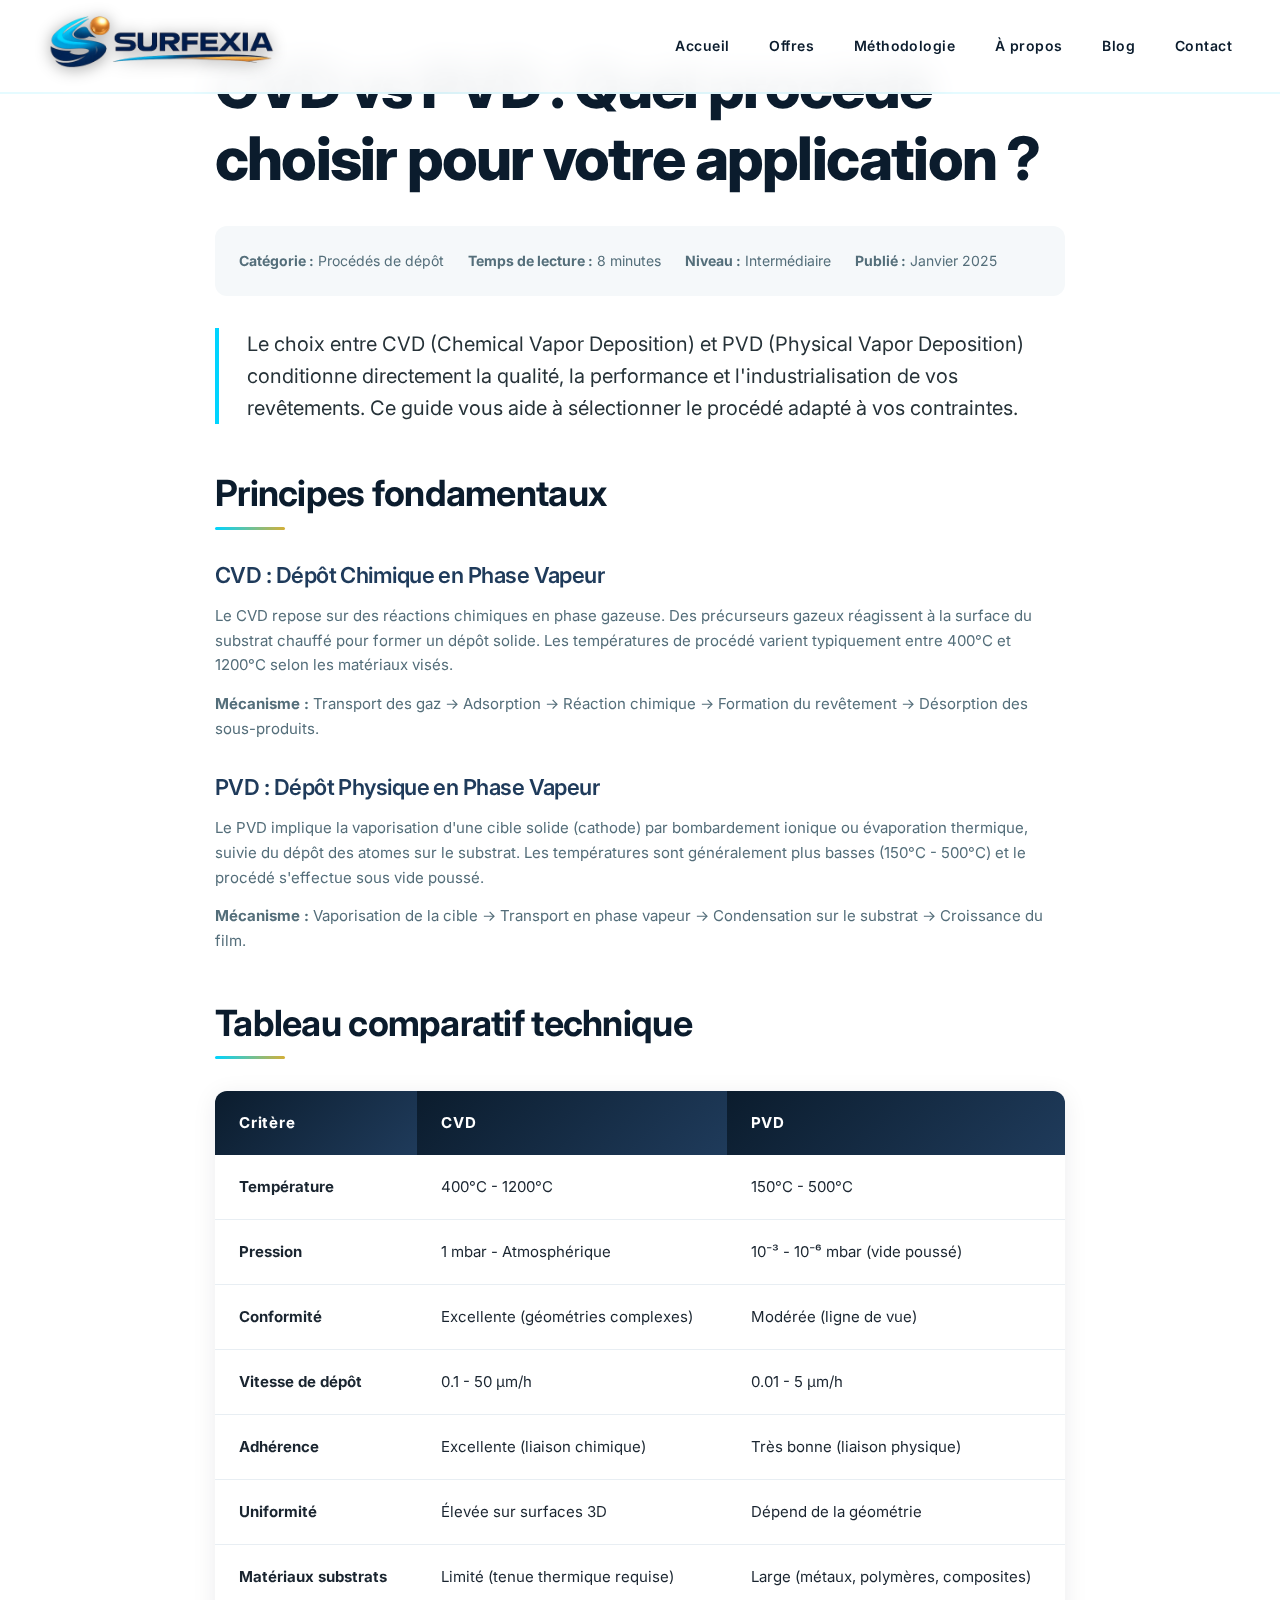
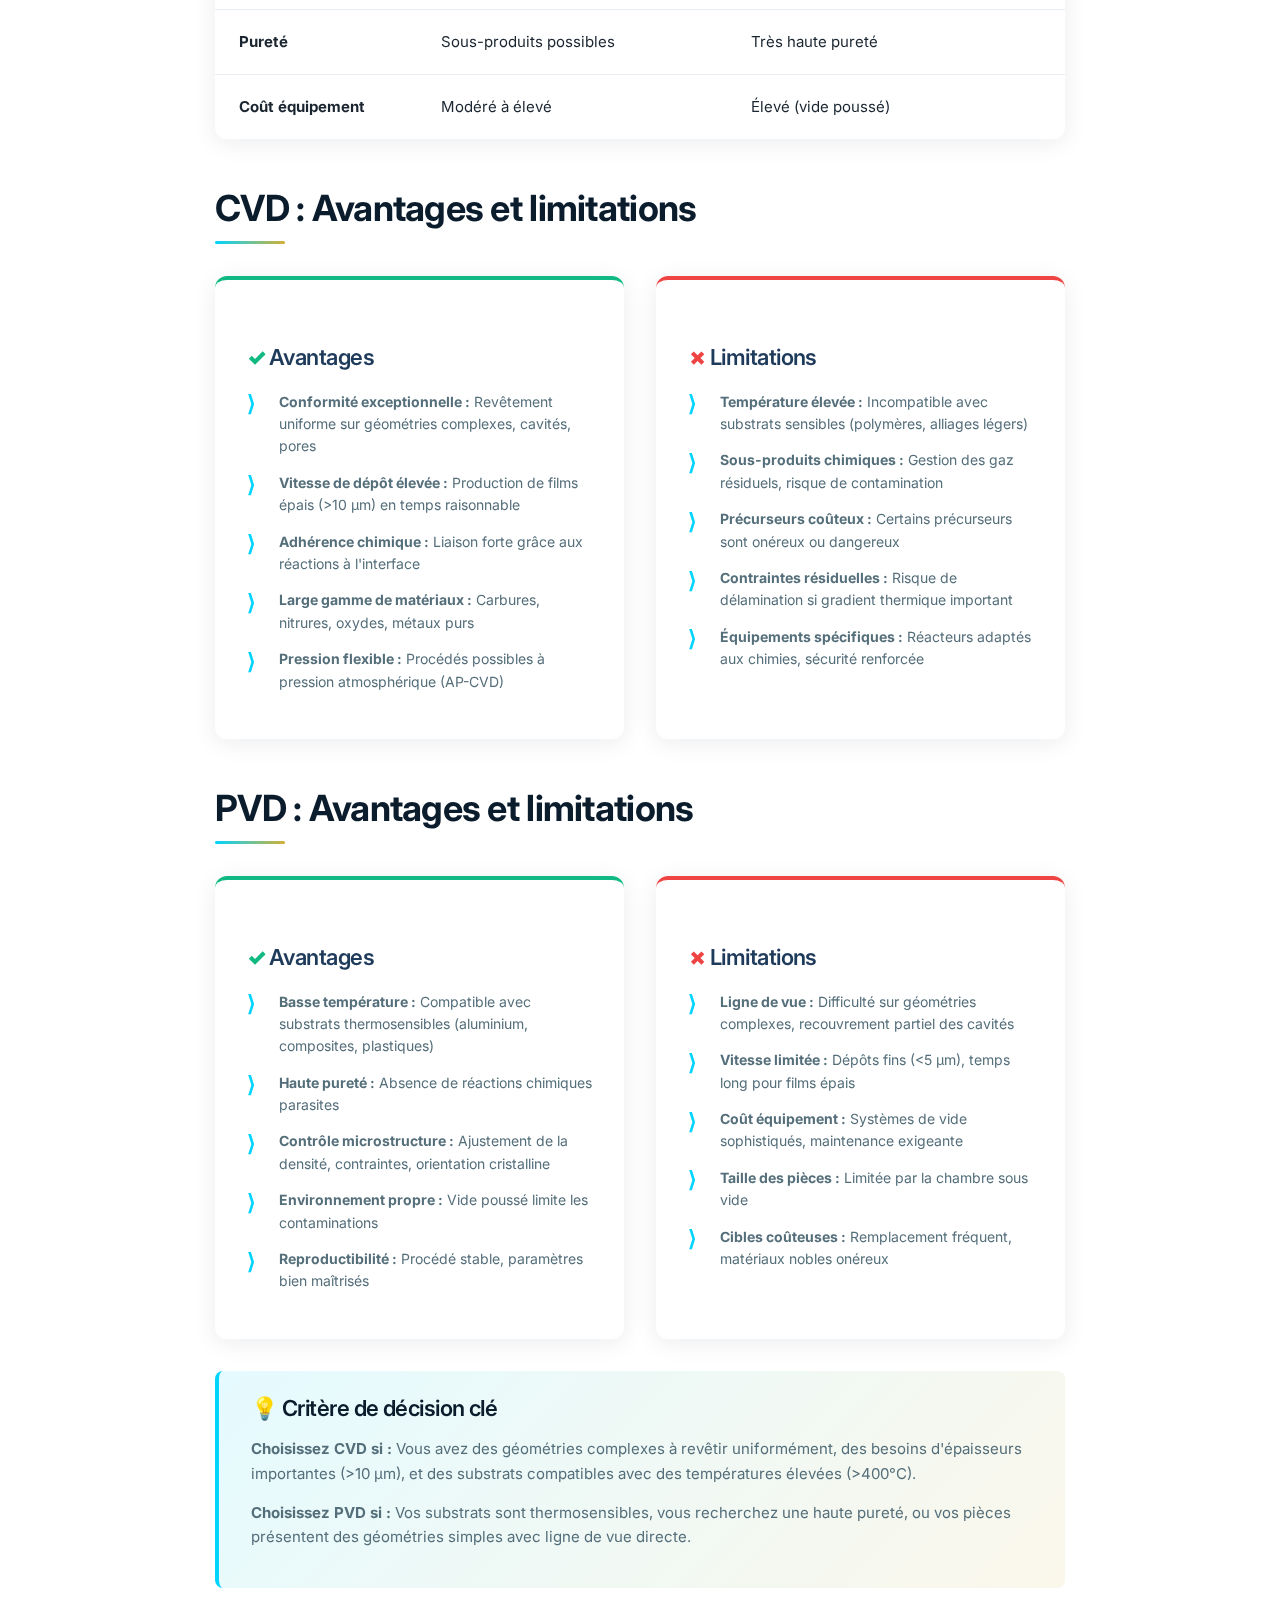
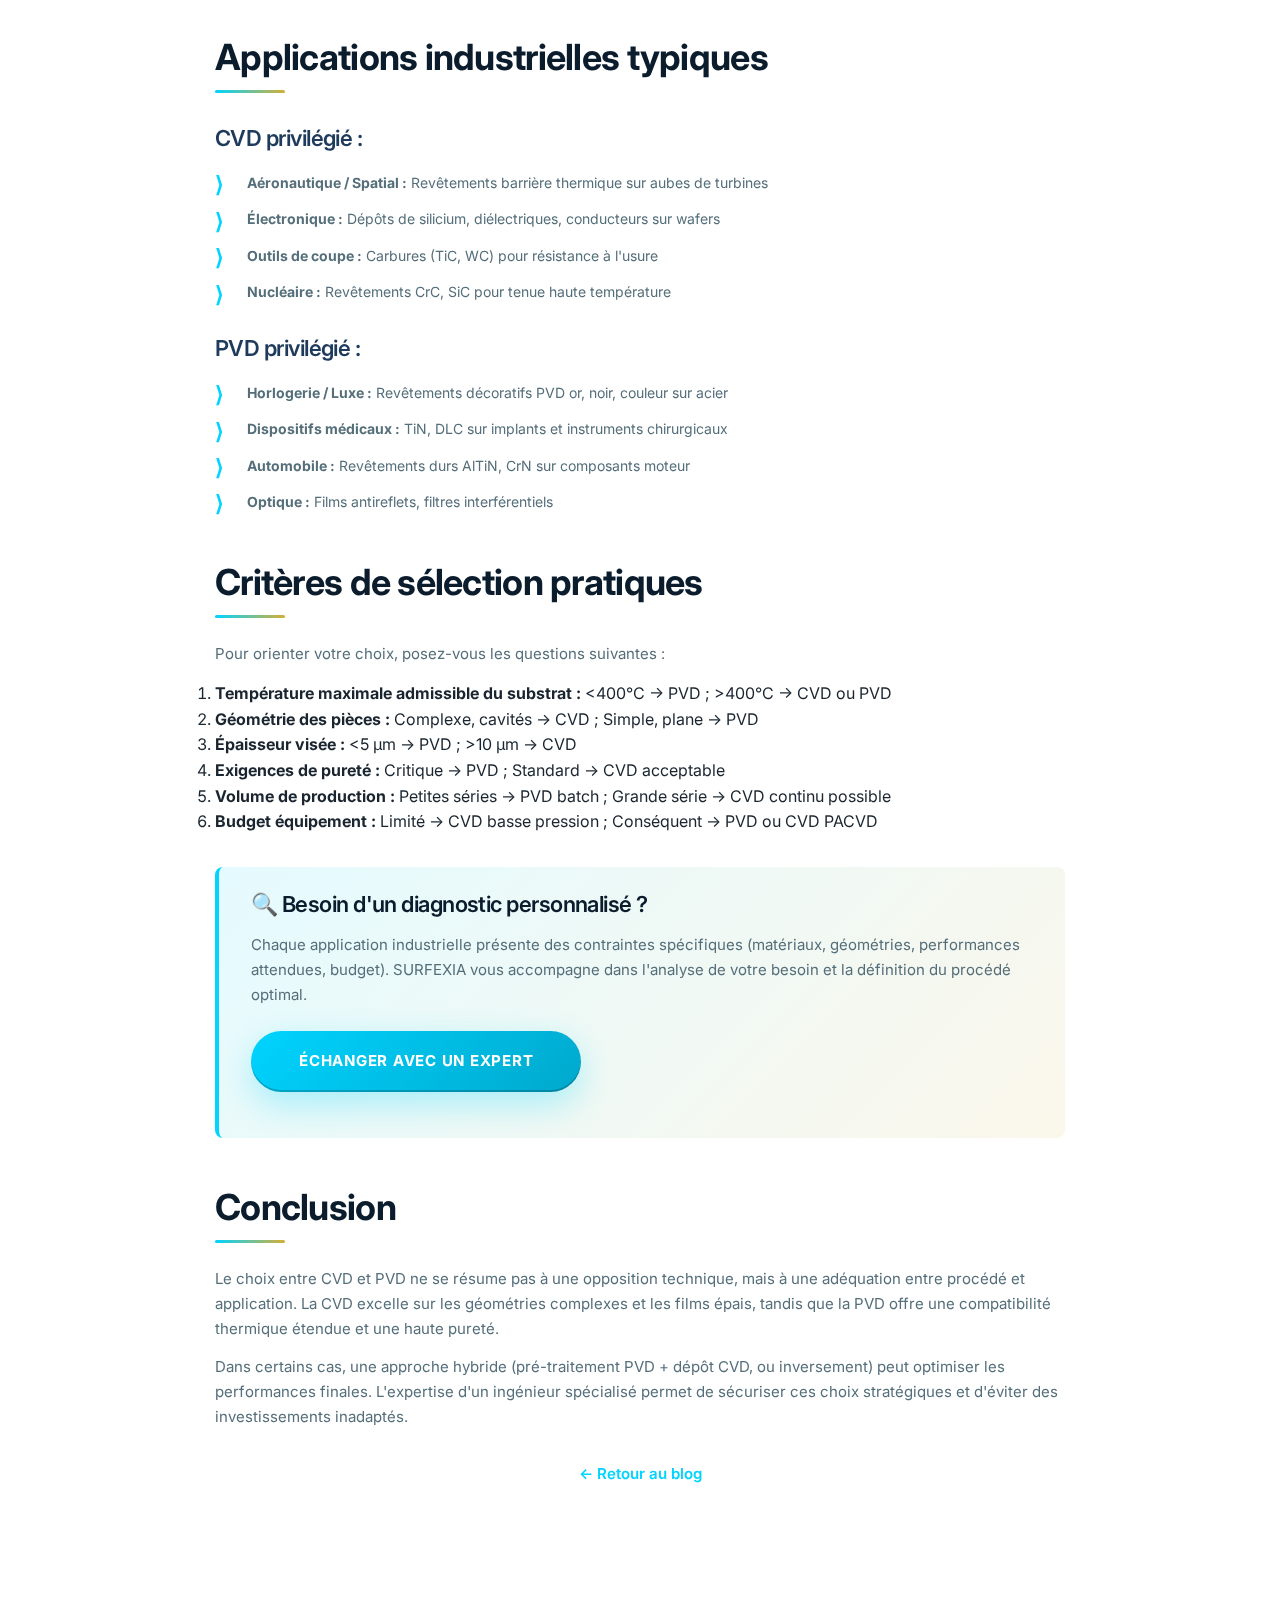
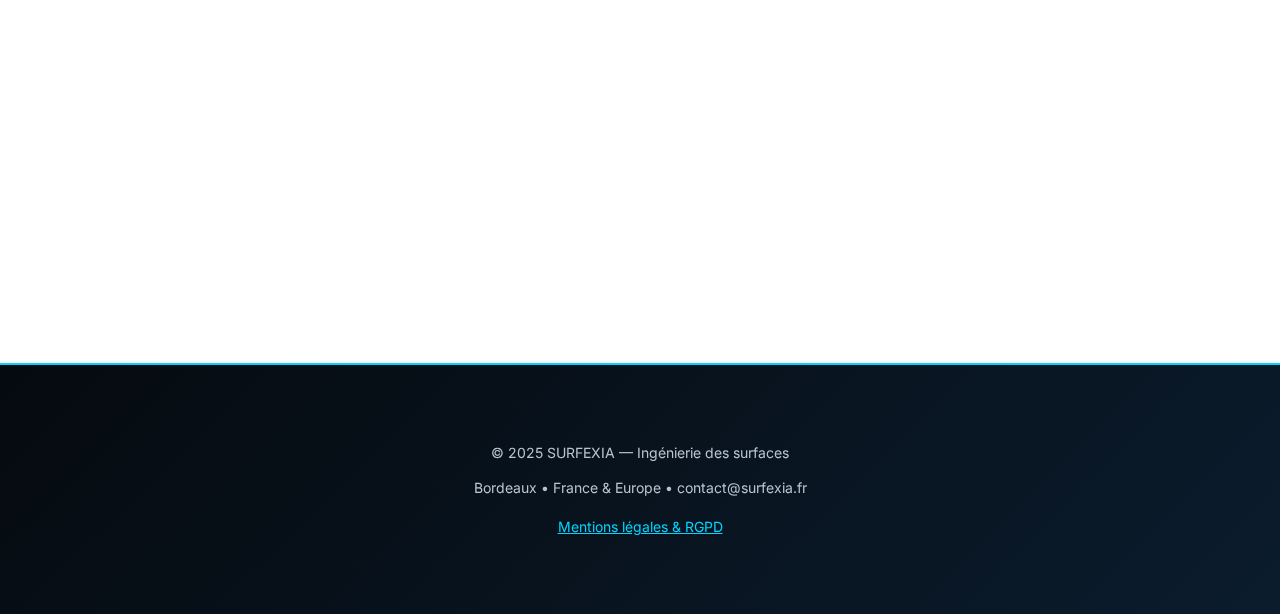
<file: blog/cvd-vs-pvd.html>
<!DOCTYPE html>
<html lang="fr">
<head>
  <meta charset="UTF-8">
  <meta name="viewport" content="width=device-width, initial-scale=1.0">
  
  <!-- SEO -->
  <title>CVD vs PVD : Quel procédé choisir ? Guide Complet 2025 | SURFEXIA</title>
  <meta name="description" content="Comparaison technique CVD vs PVD : différences, avantages, limitations. Guide expert pour choisir le bon procédé de dépôt selon votre application industrielle.">
  <meta name="keywords" content="CVD vs PVD, différence CVD PVD, choisir CVD ou PVD, dépôt chimique vapeur, dépôt physique vapeur, revêtements industriels">
  <meta name="robots" content="index, follow">
  
  <!-- Fonts -->
  <link rel="preconnect" href="https://fonts.googleapis.com">
  <link rel="preconnect" href="https://fonts.gstatic.com" crossorigin>
  <link href="https://fonts.googleapis.com/css2?family=Inter:wght@300;400;600;700;800;900&display=swap" rel="stylesheet">
  
  <!-- CSS -->
  <link rel="stylesheet" href="../style.css">
  
  <style>
    .article-meta {
      display: flex;
      gap: 1.5rem;
      margin: 2rem 0;
      padding: 1.5rem;
      background: var(--light);
      border-radius: 12px;
      font-size: 0.875rem;
      color: var(--gray-600);
      flex-wrap: wrap;
    }
    
    .article-content {
      max-width: 850px;
      margin: 0 auto;
    }
    
    .article-content h2 {
      margin-top: 3rem;
      margin-bottom: 1.5rem;
    }
    
    .article-content h3 {
      margin-top: 2rem;
      margin-bottom: 1rem;
      color: var(--secondary);
    }
    
    .comparison-table {
      width: 100%;
      margin: 2rem 0;
      border-collapse: collapse;
      background: var(--white);
      box-shadow: 0 4px 24px rgba(11, 28, 45, 0.08);
      border-radius: 12px;
      overflow: hidden;
    }
    
    .comparison-table th {
      background: linear-gradient(135deg, var(--primary) 0%, var(--secondary) 100%);
      color: var(--white);
      padding: 1.25rem 1.5rem;
      text-align: left;
      font-weight: 700;
      font-size: 0.9375rem;
      letter-spacing: 0.05em;
    }
    
    .comparison-table td {
      padding: 1.25rem 1.5rem;
      border-bottom: 1px solid var(--gray-100);
      color: var(--text);
      font-size: 0.9375rem;
      line-height: 1.6;
    }
    
    .comparison-table tr:last-child td {
      border-bottom: none;
    }
    
    .comparison-table tr:hover {
      background: var(--light);
    }
    
    .highlight-box {
      background: linear-gradient(135deg, rgba(0, 212, 255, 0.1) 0%, rgba(212, 175, 55, 0.1) 100%);
      border-left: 4px solid var(--accent);
      padding: 1.5rem 2rem;
      margin: 2rem 0;
      border-radius: 8px;
    }
    
    .highlight-box h3 {
      margin-top: 0;
      color: var(--primary);
    }
    
    .pros-cons {
      display: grid;
      grid-template-columns: 1fr 1fr;
      gap: 2rem;
      margin: 2rem 0;
    }
    
    .pros, .cons {
      background: var(--white);
      padding: 2rem;
      border-radius: 12px;
      box-shadow: 0 4px 24px rgba(11, 28, 45, 0.08);
    }
    
    .pros {
      border-top: 4px solid #10b981;
    }
    
    .cons {
      border-top: 4px solid #ef4444;
    }
    
    .pros h3::before {
      content: "✓ ";
      color: #10b981;
      font-weight: 900;
    }
    
    .cons h3::before {
      content: "✗ ";
      color: #ef4444;
      font-weight: 900;
    }
    
    @media (max-width: 768px) {
      .pros-cons {
        grid-template-columns: 1fr;
      }
      
      .comparison-table {
        font-size: 0.8125rem;
      }
      
      .comparison-table th,
      .comparison-table td {
        padding: 1rem;
      }
    }
  </style>
</head>

<body>

<!-- HEADER -->
<header class="site-header">
  <div class="nav-container">
    <div class="logo">
      <a href="../index.html">
        <img src="../images/logo.webp" alt="SURFEXIA - Ingénierie des surfaces">
      </a>
    </div>
    
    <nav class="nav-desktop">
      <a href="../index.html">Accueil</a>
      <a href="../offres.html">Offres</a>
      <a href="../methodologie.html">Méthodologie</a>
      <a href="../a-propos.html">À propos</a>
      <a href="index.html" class="active">Blog</a>
      <a href="../contact.html">Contact</a>
    </nav>
    
    <div class="burger" id="burger">
      <span></span>
      <span></span>
      <span></span>
    </div>
  </div>
  
  <nav class="nav-mobile" id="navMobile">
    <a href="../index.html">Accueil</a>
    <a href="../offres.html">Offres</a>
    <a href="../methodologie.html">Méthodologie</a>
    <a href="../a-propos.html">À propos</a>
    <a href="index.html">Blog</a>
    <a href="../contact.html">Contact</a>
  </nav>
</header>

<main>

<!-- ARTICLE -->
<section class="section reveal">
  <div class="container">
    <div class="article-content">
      
      <h1>CVD vs PVD : Quel procédé choisir pour votre application ?</h1>
      
      <div class="article-meta">
        <span><strong>Catégorie :</strong> Procédés de dépôt</span>
        <span><strong>Temps de lecture :</strong> 8 minutes</span>
        <span><strong>Niveau :</strong> Intermédiaire</span>
        <span><strong>Publié :</strong> Janvier 2025</span>
      </div>

      <p class="lead">
        Le choix entre CVD (Chemical Vapor Deposition) et PVD (Physical Vapor Deposition) 
        conditionne directement la qualité, la performance et l'industrialisation de vos 
        revêtements. Ce guide vous aide à sélectionner le procédé adapté à vos contraintes.
      </p>

      <h2>Principes fondamentaux</h2>

      <h3>CVD : Dépôt Chimique en Phase Vapeur</h3>
      <p>
        Le CVD repose sur des réactions chimiques en phase gazeuse. Des précurseurs gazeux 
        réagissent à la surface du substrat chauffé pour former un dépôt solide. Les températures 
        de procédé varient typiquement entre 400°C et 1200°C selon les matériaux visés.
      </p>
      <p>
        <strong>Mécanisme :</strong> Transport des gaz → Adsorption → Réaction chimique → 
        Formation du revêtement → Désorption des sous-produits.
      </p>

      <h3>PVD : Dépôt Physique en Phase Vapeur</h3>
      <p>
        Le PVD implique la vaporisation d'une cible solide (cathode) par bombardement ionique 
        ou évaporation thermique, suivie du dépôt des atomes sur le substrat. Les températures 
        sont généralement plus basses (150°C - 500°C) et le procédé s'effectue sous vide poussé.
      </p>
      <p>
        <strong>Mécanisme :</strong> Vaporisation de la cible → Transport en phase vapeur → 
        Condensation sur le substrat → Croissance du film.
      </p>

      <h2>Tableau comparatif technique</h2>

      <table class="comparison-table">
        <thead>
          <tr>
            <th>Critère</th>
            <th>CVD</th>
            <th>PVD</th>
          </tr>
        </thead>
        <tbody>
          <tr>
            <td><strong>Température</strong></td>
            <td>400°C - 1200°C</td>
            <td>150°C - 500°C</td>
          </tr>
          <tr>
            <td><strong>Pression</strong></td>
            <td>1 mbar - Atmosphérique</td>
            <td>10⁻³ - 10⁻⁶ mbar (vide poussé)</td>
          </tr>
          <tr>
            <td><strong>Conformité</strong></td>
            <td>Excellente (géométries complexes)</td>
            <td>Modérée (ligne de vue)</td>
          </tr>
          <tr>
            <td><strong>Vitesse de dépôt</strong></td>
            <td>0.1 - 50 µm/h</td>
            <td>0.01 - 5 µm/h</td>
          </tr>
          <tr>
            <td><strong>Adhérence</strong></td>
            <td>Excellente (liaison chimique)</td>
            <td>Très bonne (liaison physique)</td>
          </tr>
          <tr>
            <td><strong>Uniformité</strong></td>
            <td>Élevée sur surfaces 3D</td>
            <td>Dépend de la géométrie</td>
          </tr>
          <tr>
            <td><strong>Matériaux substrats</strong></td>
            <td>Limité (tenue thermique requise)</td>
            <td>Large (métaux, polymères, composites)</td>
          </tr>
          <tr>
            <td><strong>Pureté</strong></td>
            <td>Sous-produits possibles</td>
            <td>Très haute pureté</td>
          </tr>
          <tr>
            <td><strong>Coût équipement</strong></td>
            <td>Modéré à élevé</td>
            <td>Élevé (vide poussé)</td>
          </tr>
        </tbody>
      </table>

      <h2>CVD : Avantages et limitations</h2>

      <div class="pros-cons">
        <div class="pros">
          <h3>Avantages</h3>
          <ul>
            <li><strong>Conformité exceptionnelle :</strong> Revêtement uniforme sur géométries complexes, cavités, pores</li>
            <li><strong>Vitesse de dépôt élevée :</strong> Production de films épais (>10 µm) en temps raisonnable</li>
            <li><strong>Adhérence chimique :</strong> Liaison forte grâce aux réactions à l'interface</li>
            <li><strong>Large gamme de matériaux :</strong> Carbures, nitrures, oxydes, métaux purs</li>
            <li><strong>Pression flexible :</strong> Procédés possibles à pression atmosphérique (AP-CVD)</li>
          </ul>
        </div>
        
        <div class="cons">
          <h3>Limitations</h3>
          <ul>
            <li><strong>Température élevée :</strong> Incompatible avec substrats sensibles (polymères, alliages légers)</li>
            <li><strong>Sous-produits chimiques :</strong> Gestion des gaz résiduels, risque de contamination</li>
            <li><strong>Précurseurs coûteux :</strong> Certains précurseurs sont onéreux ou dangereux</li>
            <li><strong>Contraintes résiduelles :</strong> Risque de délamination si gradient thermique important</li>
            <li><strong>Équipements spécifiques :</strong> Réacteurs adaptés aux chimies, sécurité renforcée</li>
          </ul>
        </div>
      </div>

      <h2>PVD : Avantages et limitations</h2>

      <div class="pros-cons">
        <div class="pros">
          <h3>Avantages</h3>
          <ul>
            <li><strong>Basse température :</strong> Compatible avec substrats thermosensibles (aluminium, composites, plastiques)</li>
            <li><strong>Haute pureté :</strong> Absence de réactions chimiques parasites</li>
            <li><strong>Contrôle microstructure :</strong> Ajustement de la densité, contraintes, orientation cristalline</li>
            <li><strong>Environnement propre :</strong> Vide poussé limite les contaminations</li>
            <li><strong>Reproductibilité :</strong> Procédé stable, paramètres bien maîtrisés</li>
          </ul>
        </div>
        
        <div class="cons">
          <h3>Limitations</h3>
          <ul>
            <li><strong>Ligne de vue :</strong> Difficulté sur géométries complexes, recouvrement partiel des cavités</li>
            <li><strong>Vitesse limitée :</strong> Dépôts fins (<5 µm), temps long pour films épais</li>
            <li><strong>Coût équipement :</strong> Systèmes de vide sophistiqués, maintenance exigeante</li>
            <li><strong>Taille des pièces :</strong> Limitée par la chambre sous vide</li>
            <li><strong>Cibles coûteuses :</strong> Remplacement fréquent, matériaux nobles onéreux</li>
          </ul>
        </div>
      </div>

      <div class="highlight-box">
        <h3>💡 Critère de décision clé</h3>
        <p>
          <strong>Choisissez CVD si :</strong> Vous avez des géométries complexes à revêtir 
          uniformément, des besoins d'épaisseurs importantes (>10 µm), et des substrats 
          compatibles avec des températures élevées (>400°C).
        </p>
        <p>
          <strong>Choisissez PVD si :</strong> Vos substrats sont thermosensibles, vous recherchez 
          une haute pureté, ou vos pièces présentent des géométries simples avec ligne de vue directe.
        </p>
      </div>

      <h2>Applications industrielles typiques</h2>

      <h3>CVD privilégié :</h3>
      <ul>
        <li><strong>Aéronautique / Spatial :</strong> Revêtements barrière thermique sur aubes de turbines</li>
        <li><strong>Électronique :</strong> Dépôts de silicium, diélectriques, conducteurs sur wafers</li>
        <li><strong>Outils de coupe :</strong> Carbures (TiC, WC) pour résistance à l'usure</li>
        <li><strong>Nucléaire :</strong> Revêtements CrC, SiC pour tenue haute température</li>
      </ul>

      <h3>PVD privilégié :</h3>
      <ul>
        <li><strong>Horlogerie / Luxe :</strong> Revêtements décoratifs PVD or, noir, couleur sur acier</li>
        <li><strong>Dispositifs médicaux :</strong> TiN, DLC sur implants et instruments chirurgicaux</li>
        <li><strong>Automobile :</strong> Revêtements durs AlTiN, CrN sur composants moteur</li>
        <li><strong>Optique :</strong> Films antireflets, filtres interférentiels</li>
      </ul>

      <h2>Critères de sélection pratiques</h2>

      <p>Pour orienter votre choix, posez-vous les questions suivantes :</p>

      <ol>
        <li><strong>Température maximale admissible du substrat :</strong> <400°C → PVD ; >400°C → CVD ou PVD</li>
        <li><strong>Géométrie des pièces :</strong> Complexe, cavités → CVD ; Simple, plane → PVD</li>
        <li><strong>Épaisseur visée :</strong> <5 µm → PVD ; >10 µm → CVD</li>
        <li><strong>Exigences de pureté :</strong> Critique → PVD ; Standard → CVD acceptable</li>
        <li><strong>Volume de production :</strong> Petites séries → PVD batch ; Grande série → CVD continu possible</li>
        <li><strong>Budget équipement :</strong> Limité → CVD basse pression ; Conséquent → PVD ou CVD PACVD</li>
      </ol>

      <div class="highlight-box">
        <h3>🔍 Besoin d'un diagnostic personnalisé ?</h3>
        <p>
          Chaque application industrielle présente des contraintes spécifiques (matériaux, 
          géométries, performances attendues, budget). SURFEXIA vous accompagne dans l'analyse 
          de votre besoin et la définition du procédé optimal.
        </p>
        <p style="margin-top: 1.5rem;">
          <a href="../contact.html" class="btn-primary">Échanger avec un expert</a>
        </p>
      </div>

      <h2>Conclusion</h2>

      <p>
        Le choix entre CVD et PVD ne se résume pas à une opposition technique, mais à une 
        adéquation entre procédé et application. La CVD excelle sur les géométries complexes 
        et les films épais, tandis que la PVD offre une compatibilité thermique étendue et 
        une haute pureté.
      </p>

      <p>
        Dans certains cas, une approche hybride (pré-traitement PVD + dépôt CVD, ou inversement) 
        peut optimiser les performances finales. L'expertise d'un ingénieur spécialisé permet 
        de sécuriser ces choix stratégiques et d'éviter des investissements inadaptés.
      </p>

      <p style="margin-top: 2rem; text-align: center;">
        <a href="index.html" style="color: var(--accent); font-weight: 600; text-decoration: none;">
          ← Retour au blog
        </a>
      </p>

    </div>
  </div>
</section>

<!-- CTA -->
<section class="section dark reveal">
  <div class="container cta">
    <h2>Un projet de revêtement CVD ou PVD ?</h2>
    <p>Échangez avec nos experts pour définir la solution optimale</p>
    <a href="../contact.html" class="btn-primary">Nous contacter</a>
  </div>
</section>

</main>

<!-- FOOTER -->
<footer>
  <p>© 2025 SURFEXIA — Ingénierie des surfaces</p>
  <p>Bordeaux • France & Europe • contact@surfexia.fr</p>
  <p style="margin-top: 1rem;">
    <a href="../mentions-legales.html" style="color: var(--accent); text-decoration: underline;">
      Mentions légales & RGPD
    </a>
  </p>
</footer>

<!-- JAVASCRIPT -->
<script src="../script.js"></script>

</body>
</html>
</file>
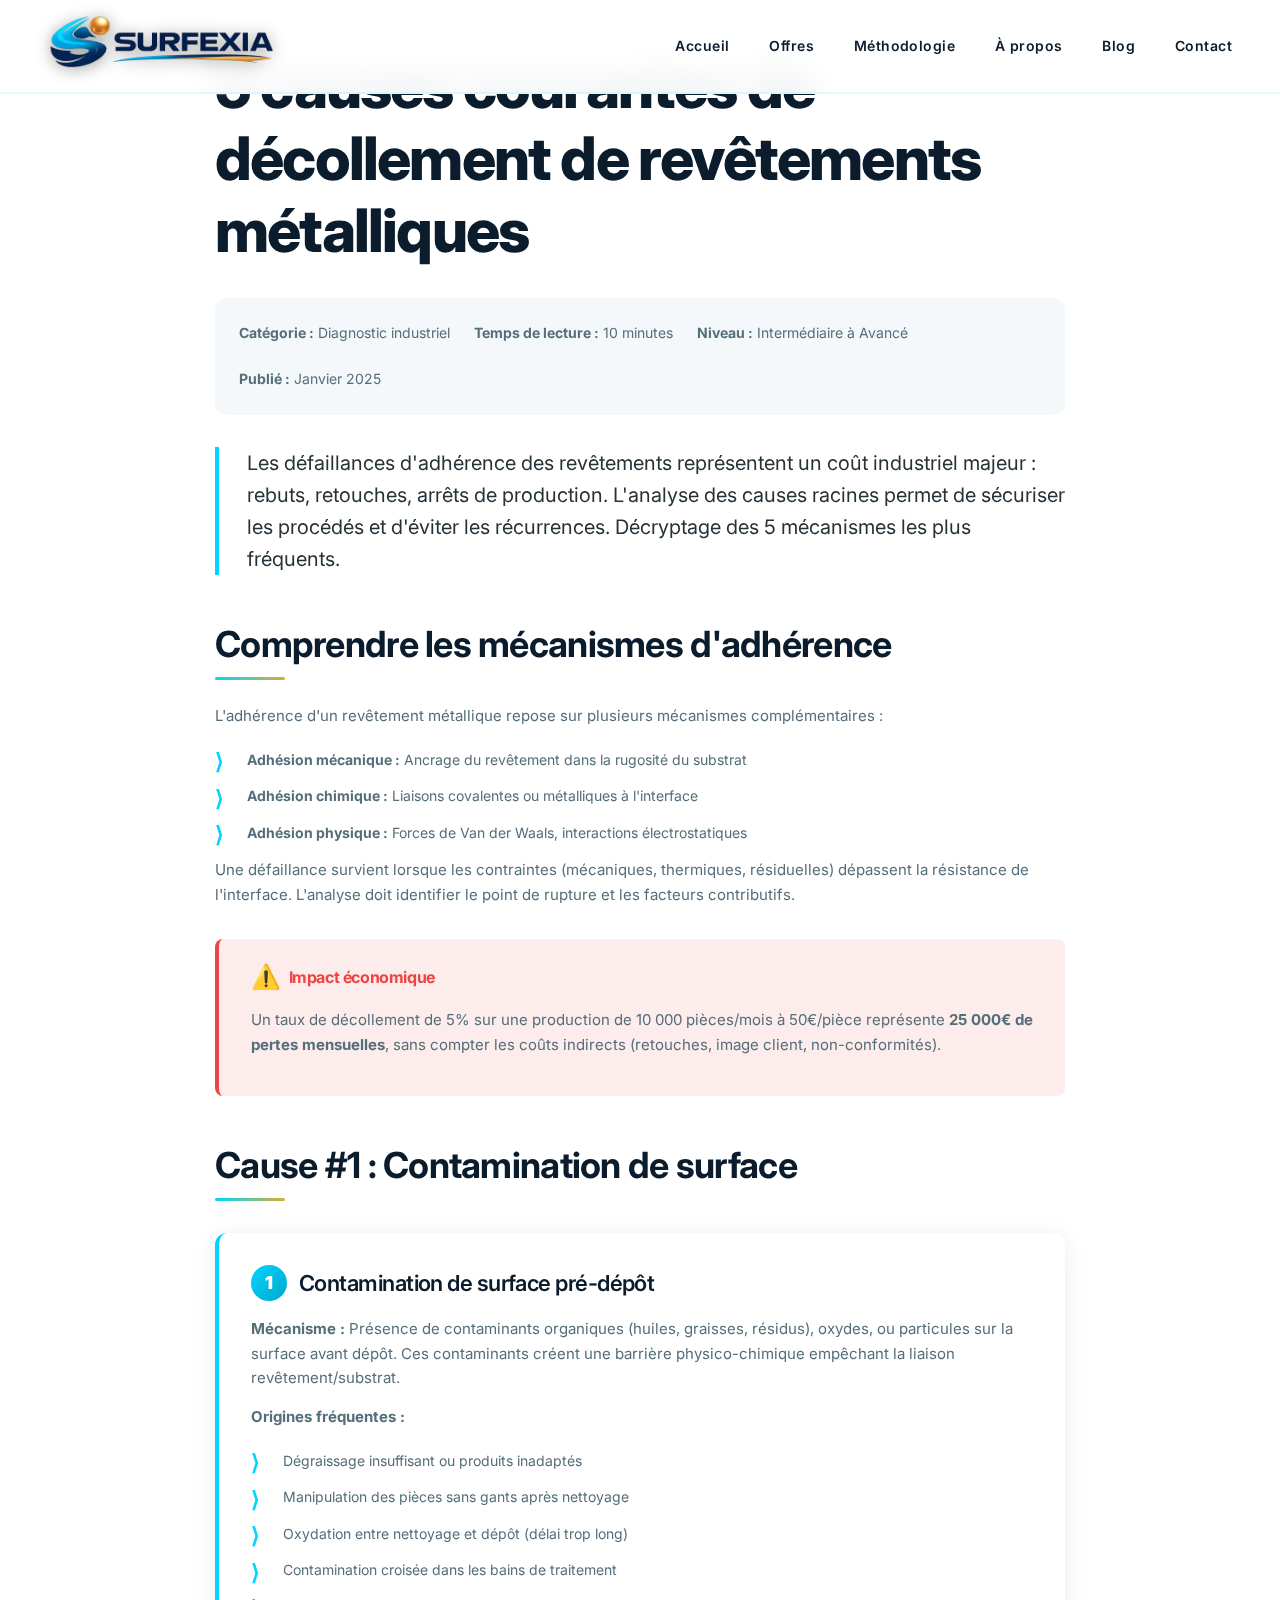
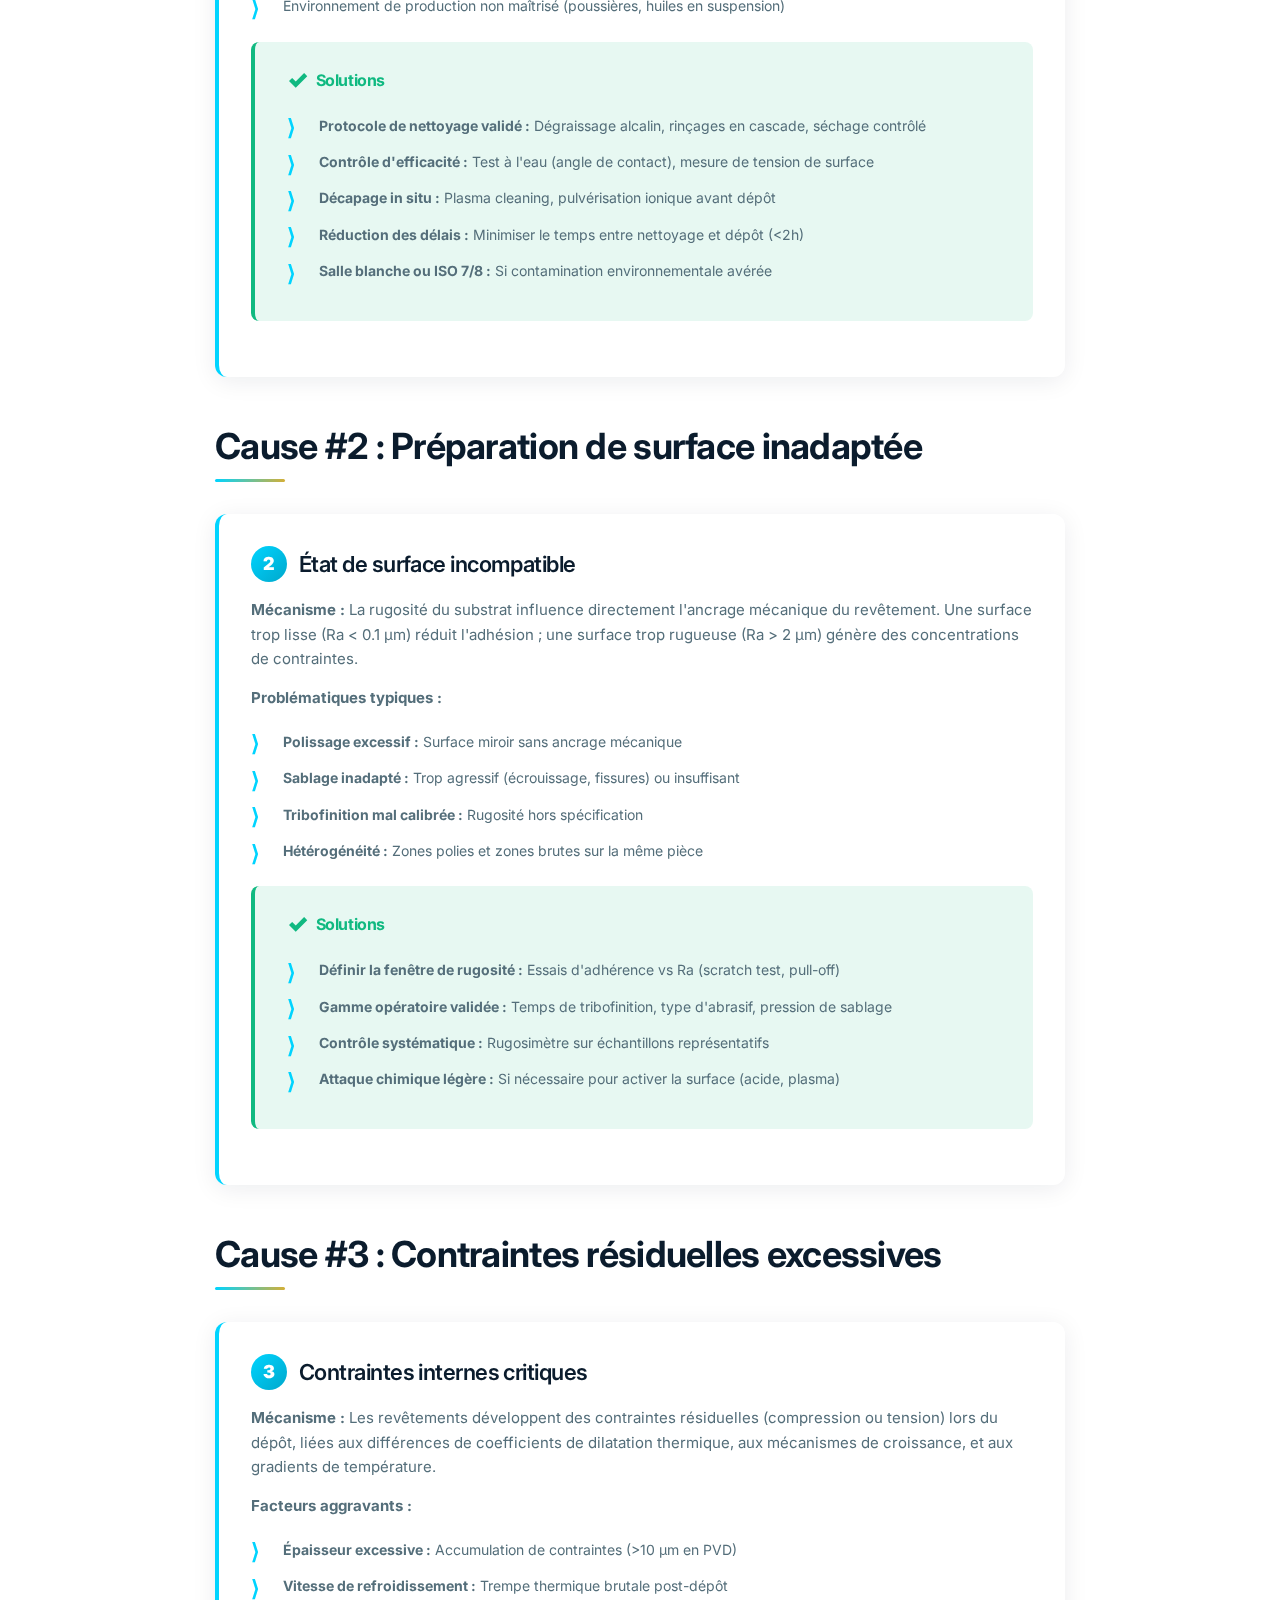
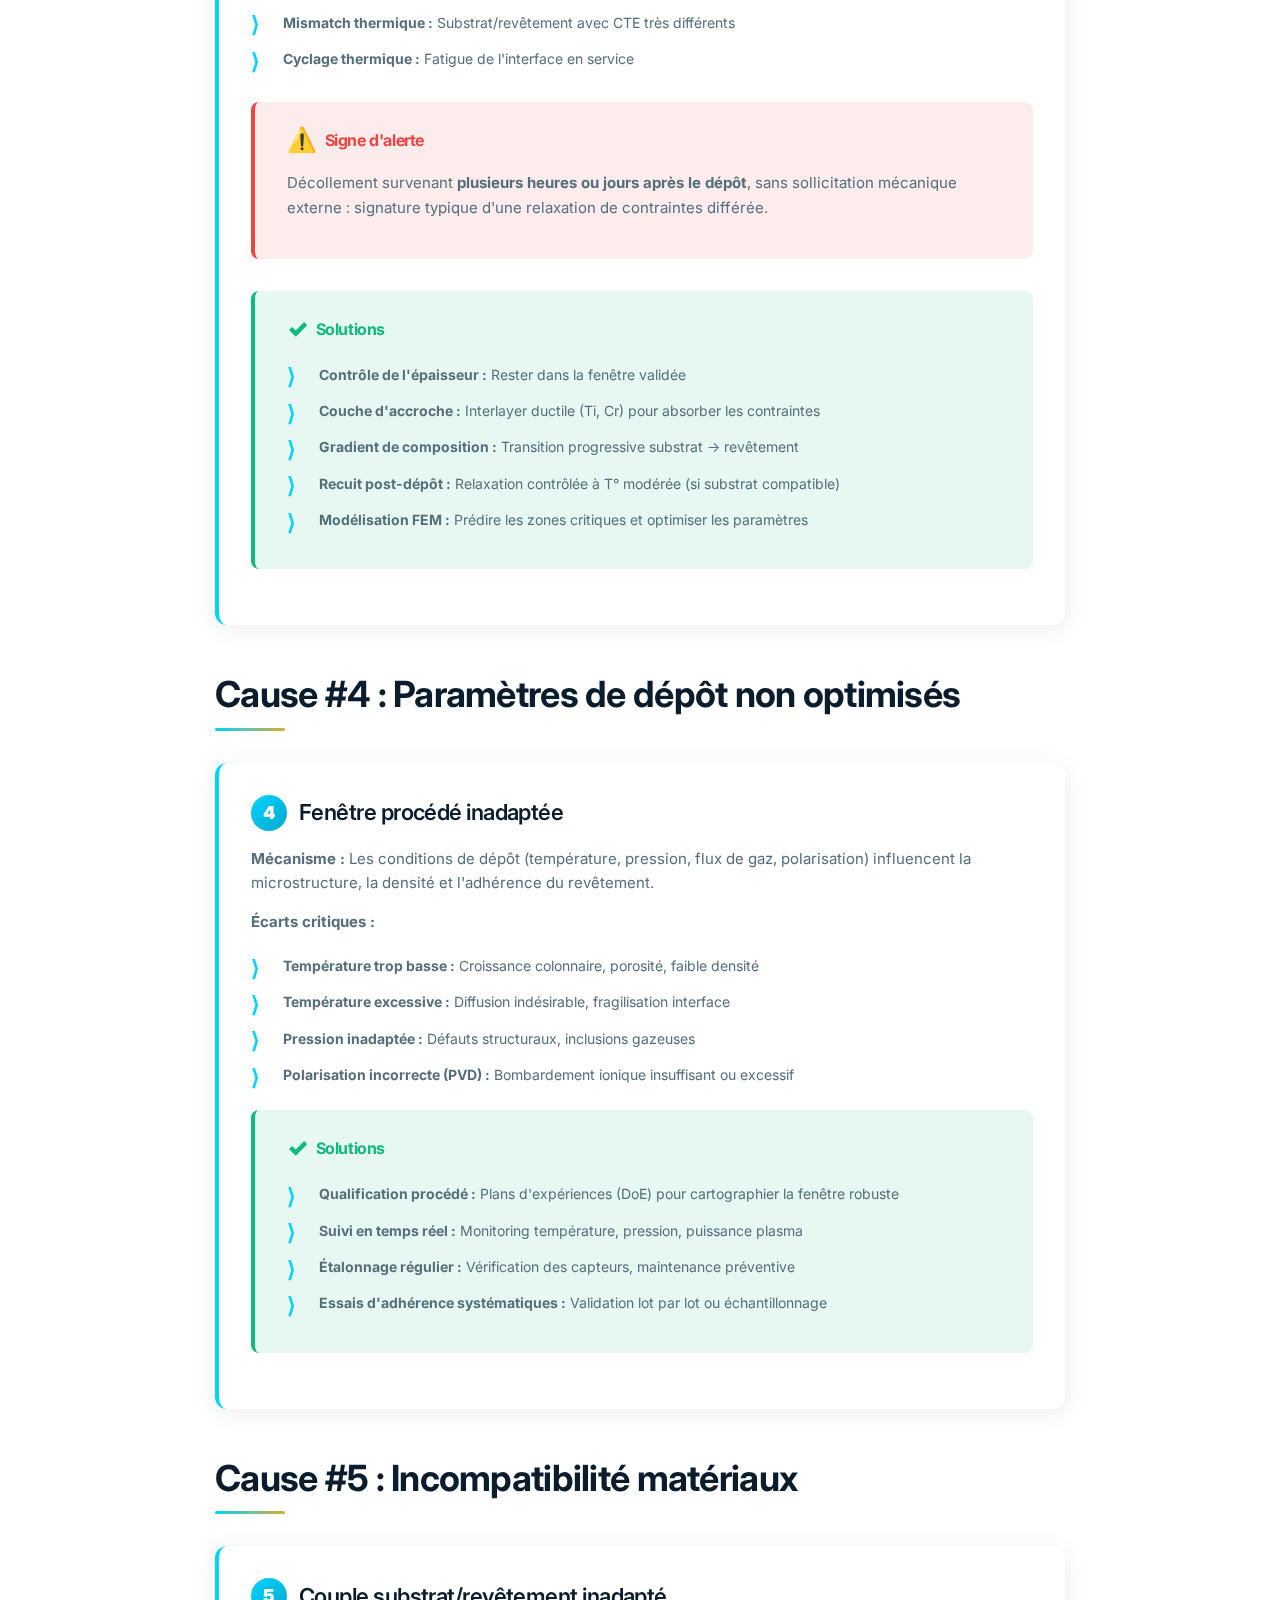
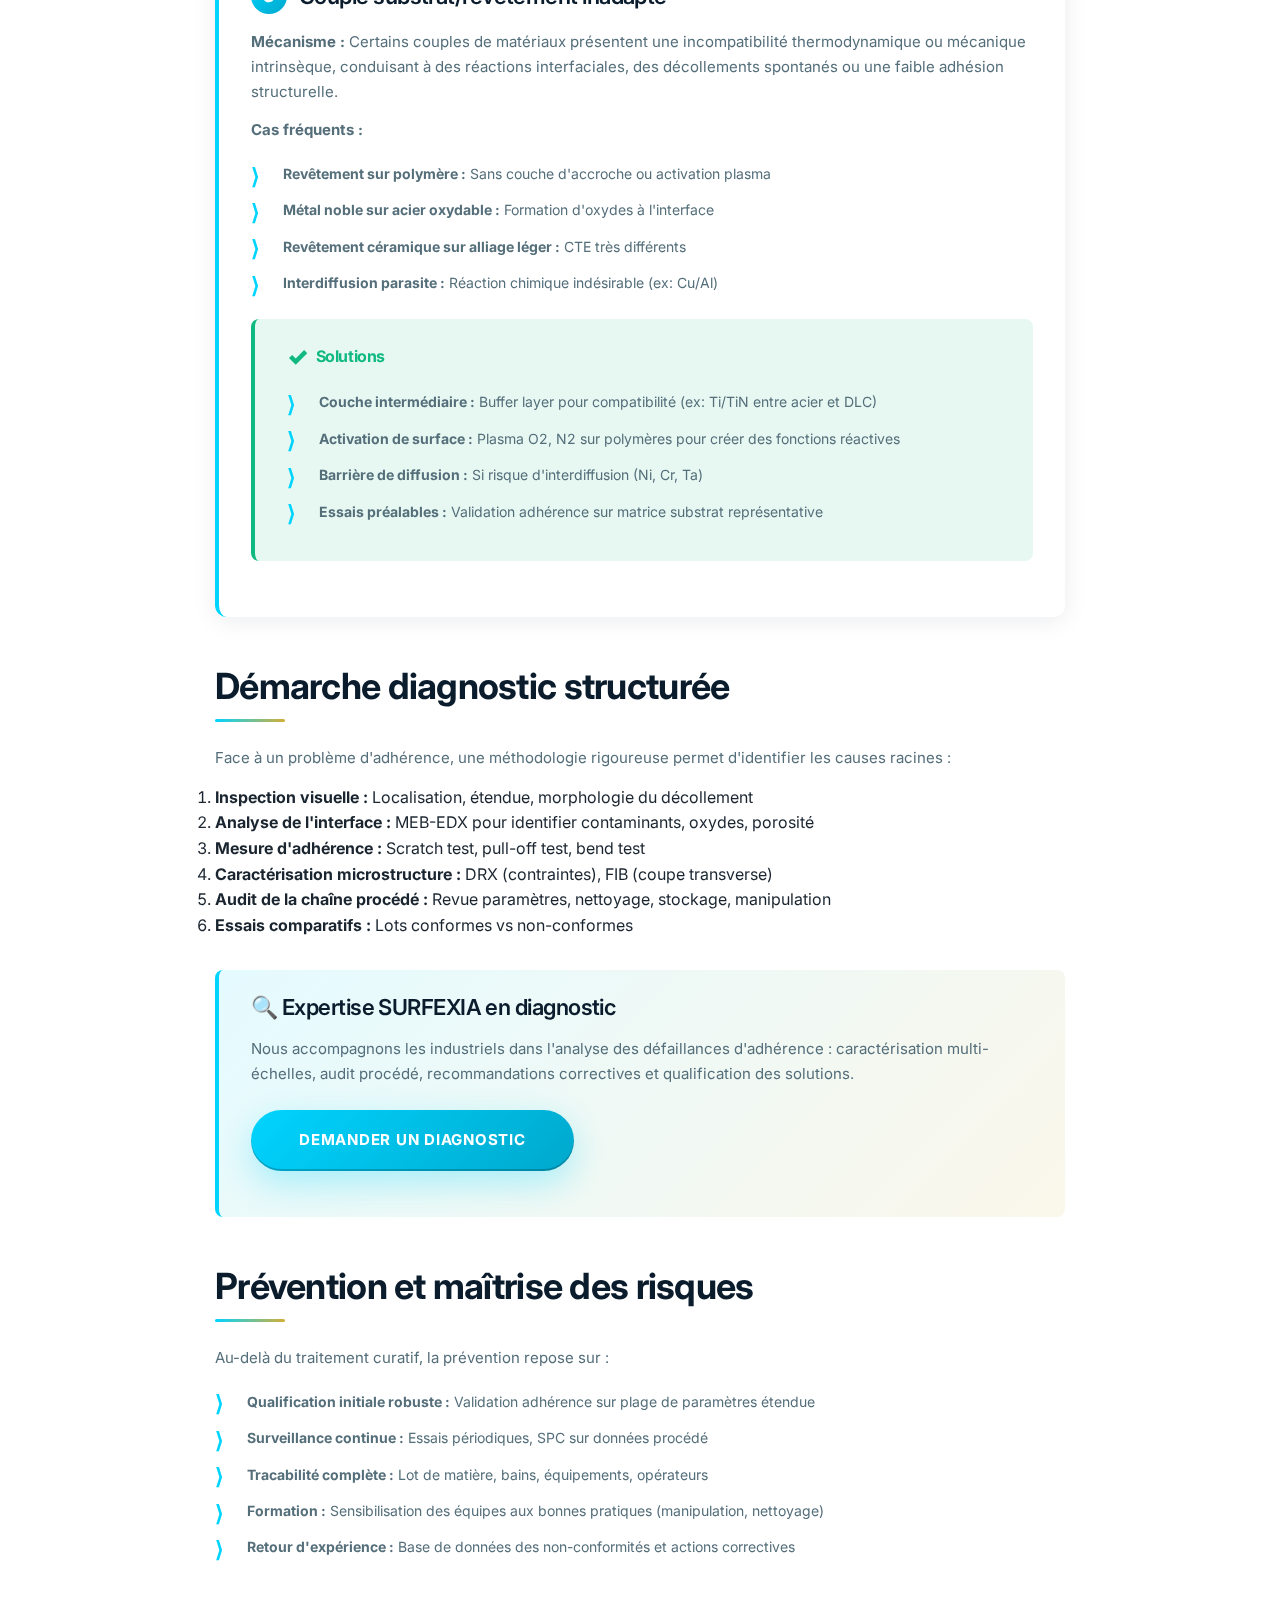
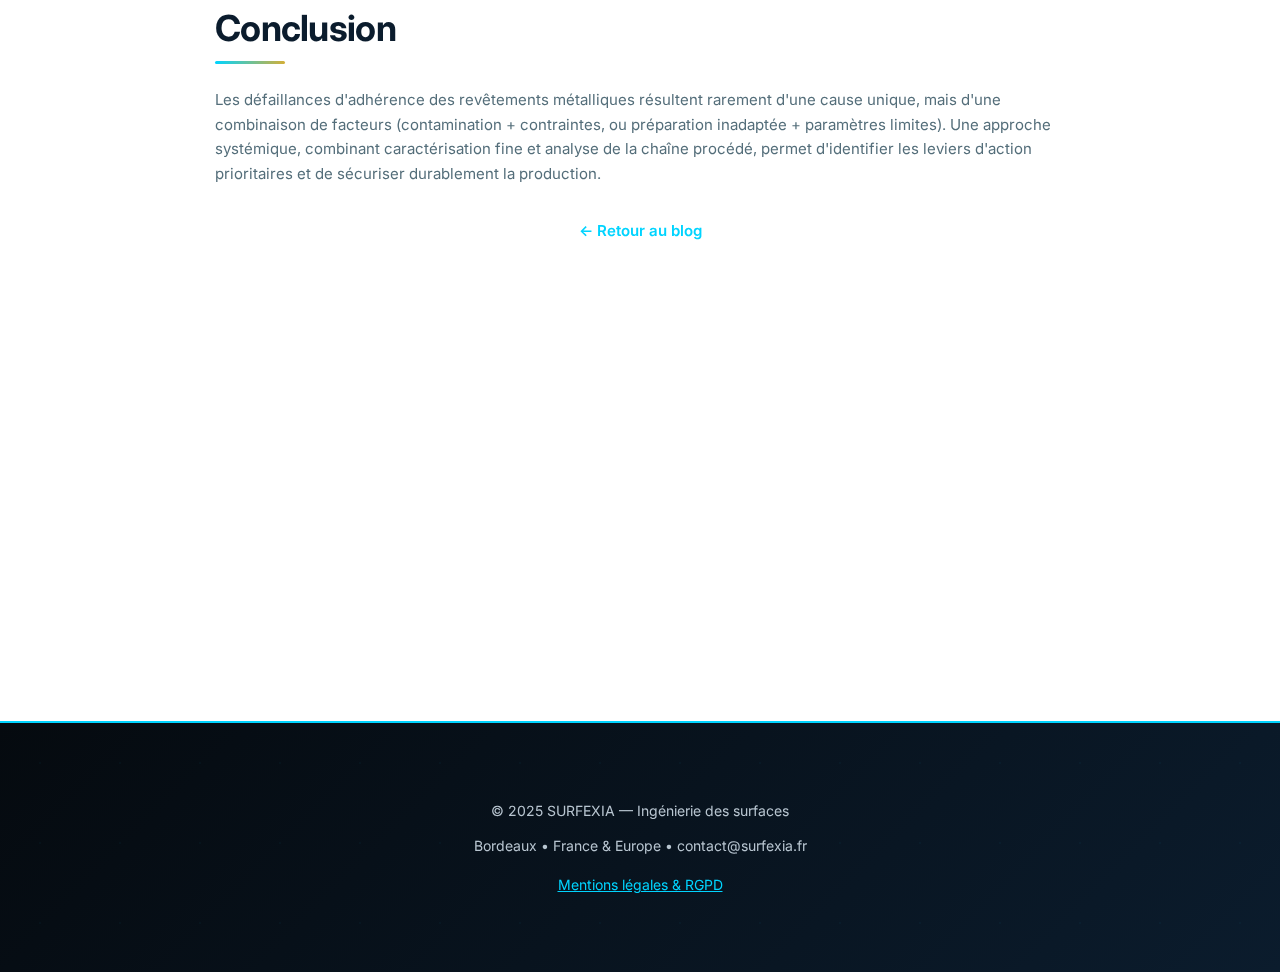
<file: blog/decollement-revetements.html>
<!DOCTYPE html>
<html lang="fr">
<head>
  <meta charset="UTF-8">
  <meta name="viewport" content="width=device-width, initial-scale=1.0">
  
  <!-- SEO -->
  <title>5 Causes de Décollement de Revêtements Métalliques | SURFEXIA</title>
  <meta name="description" content="Analyse expert des défaillances d'adhérence : contamination, préparation inadaptée, contraintes thermiques. Solutions et prévention pour vos revêtements PVD/CVD.">
  <meta name="keywords" content="décollement revêtement, adhérence PVD, défaillance CVD, diagnostic revêtement, problème adhésion métallique, écaillage dépôt">
  <meta name="robots" content="index, follow">
  
  <!-- Fonts -->
  <link rel="preconnect" href="https://fonts.googleapis.com">
  <link rel="preconnect" href="https://fonts.gstatic.com" crossorigin>
  <link href="https://fonts.googleapis.com/css2?family=Inter:wght@300;400;600;700;800;900&display=swap" rel="stylesheet">
  
  <!-- CSS -->
  <link rel="stylesheet" href="../style.css">
  
  <style>
    .article-meta {
      display: flex;
      gap: 1.5rem;
      margin: 2rem 0;
      padding: 1.5rem;
      background: var(--light);
      border-radius: 12px;
      font-size: 0.875rem;
      color: var(--gray-600);
      flex-wrap: wrap;
    }
    
    .article-content {
      max-width: 850px;
      margin: 0 auto;
    }
    
    .article-content h2 {
      margin-top: 3rem;
      margin-bottom: 1.5rem;
    }
    
    .article-content h3 {
      margin-top: 2rem;
      margin-bottom: 1rem;
      color: var(--secondary);
    }
    
    .cause-card {
      background: var(--white);
      border-radius: 12px;
      padding: 2rem;
      margin: 2rem 0;
      box-shadow: 0 4px 24px rgba(11, 28, 45, 0.08);
      border-left: 4px solid var(--accent);
    }
    
    .cause-card h3 {
      margin-top: 0;
      color: var(--primary);
      display: flex;
      align-items: center;
      gap: 0.75rem;
    }
    
    .cause-number {
      display: inline-flex;
      align-items: center;
      justify-content: center;
      width: 36px;
      height: 36px;
      background: linear-gradient(135deg, var(--accent) 0%, var(--accent-dark) 100%);
      color: var(--white);
      border-radius: 50%;
      font-weight: 900;
      font-size: 1.125rem;
    }
    
    .highlight-box {
      background: linear-gradient(135deg, rgba(0, 212, 255, 0.1) 0%, rgba(212, 175, 55, 0.1) 100%);
      border-left: 4px solid var(--accent);
      padding: 1.5rem 2rem;
      margin: 2rem 0;
      border-radius: 8px;
    }
    
    .highlight-box h3 {
      margin-top: 0;
      color: var(--primary);
    }
    
    .warning-box {
      background: rgba(239, 68, 68, 0.1);
      border-left: 4px solid #ef4444;
      padding: 1.5rem 2rem;
      margin: 2rem 0;
      border-radius: 8px;
    }
    
    .warning-box h4 {
      color: #ef4444;
      margin-top: 0;
      display: flex;
      align-items: center;
      gap: 0.5rem;
    }
    
    .warning-box h4::before {
      content: "⚠️";
      font-size: 1.5rem;
    }
    
    .solution-box {
      background: rgba(16, 185, 129, 0.1);
      border-left: 4px solid #10b981;
      padding: 1.5rem 2rem;
      margin: 1.5rem 0;
      border-radius: 8px;
    }
    
    .solution-box h4 {
      color: #10b981;
      margin-top: 0;
      display: flex;
      align-items: center;
      gap: 0.5rem;
    }
    
    .solution-box h4::before {
      content: "✓";
      font-size: 1.5rem;
      font-weight: 900;
    }
  </style>
</head>

<body>

<!-- HEADER -->
<header class="site-header">
  <div class="nav-container">
    <div class="logo">
      <a href="../index.html">
        <img src="../images/logo.webp" alt="SURFEXIA - Ingénierie des surfaces">
      </a>
    </div>
    
    <nav class="nav-desktop">
      <a href="../index.html">Accueil</a>
      <a href="../offres.html">Offres</a>
      <a href="../methodologie.html">Méthodologie</a>
      <a href="../a-propos.html">À propos</a>
      <a href="index.html" class="active">Blog</a>
      <a href="../contact.html">Contact</a>
    </nav>
    
    <div class="burger" id="burger">
      <span></span>
      <span></span>
      <span></span>
    </div>
  </div>
  
  <nav class="nav-mobile" id="navMobile">
    <a href="../index.html">Accueil</a>
    <a href="../offres.html">Offres</a>
    <a href="../methodologie.html">Méthodologie</a>
    <a href="../a-propos.html">À propos</a>
    <a href="index.html">Blog</a>
    <a href="../contact.html">Contact</a>
  </nav>
</header>

<main>

<!-- ARTICLE -->
<section class="section reveal">
  <div class="container">
    <div class="article-content">
      
      <h1>5 causes courantes de décollement de revêtements métalliques</h1>
      
      <div class="article-meta">
        <span><strong>Catégorie :</strong> Diagnostic industriel</span>
        <span><strong>Temps de lecture :</strong> 10 minutes</span>
        <span><strong>Niveau :</strong> Intermédiaire à Avancé</span>
        <span><strong>Publié :</strong> Janvier 2025</span>
      </div>

      <p class="lead">
        Les défaillances d'adhérence des revêtements représentent un coût industriel majeur : 
        rebuts, retouches, arrêts de production. L'analyse des causes racines permet de sécuriser 
        les procédés et d'éviter les récurrences. Décryptage des 5 mécanismes les plus fréquents.
      </p>

      <h2>Comprendre les mécanismes d'adhérence</h2>

      <p>
        L'adhérence d'un revêtement métallique repose sur plusieurs mécanismes complémentaires :
      </p>

      <ul>
        <li><strong>Adhésion mécanique :</strong> Ancrage du revêtement dans la rugosité du substrat</li>
        <li><strong>Adhésion chimique :</strong> Liaisons covalentes ou métalliques à l'interface</li>
        <li><strong>Adhésion physique :</strong> Forces de Van der Waals, interactions électrostatiques</li>
      </ul>

      <p>
        Une défaillance survient lorsque les contraintes (mécaniques, thermiques, résiduelles) 
        dépassent la résistance de l'interface. L'analyse doit identifier le point de rupture 
        et les facteurs contributifs.
      </p>

      <div class="warning-box">
        <h4>Impact économique</h4>
        <p>
          Un taux de décollement de 5% sur une production de 10 000 pièces/mois à 50€/pièce 
          représente <strong>25 000€ de pertes mensuelles</strong>, sans compter les coûts 
          indirects (retouches, image client, non-conformités).
        </p>
      </div>

      <h2>Cause #1 : Contamination de surface</h2>

      <div class="cause-card">
        <h3><span class="cause-number">1</span> Contamination de surface pré-dépôt</h3>
        
        <p>
          <strong>Mécanisme :</strong> Présence de contaminants organiques (huiles, graisses, résidus), 
          oxydes, ou particules sur la surface avant dépôt. Ces contaminants créent une barrière 
          physico-chimique empêchant la liaison revêtement/substrat.
        </p>

        <p><strong>Origines fréquentes :</strong></p>
        <ul>
          <li>Dégraissage insuffisant ou produits inadaptés</li>
          <li>Manipulation des pièces sans gants après nettoyage</li>
          <li>Oxydation entre nettoyage et dépôt (délai trop long)</li>
          <li>Contamination croisée dans les bains de traitement</li>
          <li>Environnement de production non maîtrisé (poussières, huiles en suspension)</li>
        </ul>

        <div class="solution-box">
          <h4>Solutions</h4>
          <ul>
            <li><strong>Protocole de nettoyage validé :</strong> Dégraissage alcalin, rinçages en cascade, séchage contrôlé</li>
            <li><strong>Contrôle d'efficacité :</strong> Test à l'eau (angle de contact), mesure de tension de surface</li>
            <li><strong>Décapage in situ :</strong> Plasma cleaning, pulvérisation ionique avant dépôt</li>
            <li><strong>Réduction des délais :</strong> Minimiser le temps entre nettoyage et dépôt (<2h)</li>
            <li><strong>Salle blanche ou ISO 7/8 :</strong> Si contamination environnementale avérée</li>
          </ul>
        </div>
      </div>

      <h2>Cause #2 : Préparation de surface inadaptée</h2>

      <div class="cause-card">
        <h3><span class="cause-number">2</span> État de surface incompatible</h3>
        
        <p>
          <strong>Mécanisme :</strong> La rugosité du substrat influence directement l'ancrage 
          mécanique du revêtement. Une surface trop lisse (Ra < 0.1 µm) réduit l'adhésion ; 
          une surface trop rugueuse (Ra > 2 µm) génère des concentrations de contraintes.
        </p>

        <p><strong>Problématiques typiques :</strong></p>
        <ul>
          <li><strong>Polissage excessif :</strong> Surface miroir sans ancrage mécanique</li>
          <li><strong>Sablage inadapté :</strong> Trop agressif (écrouissage, fissures) ou insuffisant</li>
          <li><strong>Tribofinition mal calibrée :</strong> Rugosité hors spécification</li>
          <li><strong>Hétérogénéité :</strong> Zones polies et zones brutes sur la même pièce</li>
        </ul>

        <div class="solution-box">
          <h4>Solutions</h4>
          <ul>
            <li><strong>Définir la fenêtre de rugosité :</strong> Essais d'adhérence vs Ra (scratch test, pull-off)</li>
            <li><strong>Gamme opératoire validée :</strong> Temps de tribofinition, type d'abrasif, pression de sablage</li>
            <li><strong>Contrôle systématique :</strong> Rugosimètre sur échantillons représentatifs</li>
            <li><strong>Attaque chimique légère :</strong> Si nécessaire pour activer la surface (acide, plasma)</li>
          </ul>
        </div>
      </div>

      <h2>Cause #3 : Contraintes résiduelles excessives</h2>

      <div class="cause-card">
        <h3><span class="cause-number">3</span> Contraintes internes critiques</h3>
        
        <p>
          <strong>Mécanisme :</strong> Les revêtements développent des contraintes résiduelles 
          (compression ou tension) lors du dépôt, liées aux différences de coefficients de 
          dilatation thermique, aux mécanismes de croissance, et aux gradients de température.
        </p>

        <p><strong>Facteurs aggravants :</strong></p>
        <ul>
          <li><strong>Épaisseur excessive :</strong> Accumulation de contraintes (>10 µm en PVD)</li>
          <li><strong>Vitesse de refroidissement :</strong> Trempe thermique brutale post-dépôt</li>
          <li><strong>Mismatch thermique :</strong> Substrat/revêtement avec CTE très différents</li>
          <li><strong>Cyclage thermique :</strong> Fatigue de l'interface en service</li>
        </ul>

        <div class="warning-box">
          <h4>Signe d'alerte</h4>
          <p>
            Décollement survenant <strong>plusieurs heures ou jours après le dépôt</strong>, 
            sans sollicitation mécanique externe : signature typique d'une relaxation de 
            contraintes différée.
          </p>
        </div>

        <div class="solution-box">
          <h4>Solutions</h4>
          <ul>
            <li><strong>Contrôle de l'épaisseur :</strong> Rester dans la fenêtre validée</li>
            <li><strong>Couche d'accroche :</strong> Interlayer ductile (Ti, Cr) pour absorber les contraintes</li>
            <li><strong>Gradient de composition :</strong> Transition progressive substrat → revêtement</li>
            <li><strong>Recuit post-dépôt :</strong> Relaxation contrôlée à T° modérée (si substrat compatible)</li>
            <li><strong>Modélisation FEM :</strong> Prédire les zones critiques et optimiser les paramètres</li>
          </ul>
        </div>
      </div>

      <h2>Cause #4 : Paramètres de dépôt non optimisés</h2>

      <div class="cause-card">
        <h3><span class="cause-number">4</span> Fenêtre procédé inadaptée</h3>
        
        <p>
          <strong>Mécanisme :</strong> Les conditions de dépôt (température, pression, flux de gaz, 
          polarisation) influencent la microstructure, la densité et l'adhérence du revêtement.
        </p>

        <p><strong>Écarts critiques :</strong></p>
        <ul>
          <li><strong>Température trop basse :</strong> Croissance colonnaire, porosité, faible densité</li>
          <li><strong>Température excessive :</strong> Diffusion indésirable, fragilisation interface</li>
          <li><strong>Pression inadaptée :</strong> Défauts structuraux, inclusions gazeuses</li>
          <li><strong>Polarisation incorrecte (PVD) :</strong> Bombardement ionique insuffisant ou excessif</li>
        </ul>

        <div class="solution-box">
          <h4>Solutions</h4>
          <ul>
            <li><strong>Qualification procédé :</strong> Plans d'expériences (DoE) pour cartographier la fenêtre robuste</li>
            <li><strong>Suivi en temps réel :</strong> Monitoring température, pression, puissance plasma</li>
            <li><strong>Étalonnage régulier :</strong> Vérification des capteurs, maintenance préventive</li>
            <li><strong>Essais d'adhérence systématiques :</strong> Validation lot par lot ou échantillonnage</li>
          </ul>
        </div>
      </div>

      <h2>Cause #5 : Incompatibilité matériaux</h2>

      <div class="cause-card">
        <h3><span class="cause-number">5</span> Couple substrat/revêtement inadapté</h3>
        
        <p>
          <strong>Mécanisme :</strong> Certains couples de matériaux présentent une incompatibilité 
          thermodynamique ou mécanique intrinsèque, conduisant à des réactions interfaciales, 
          des décollements spontanés ou une faible adhésion structurelle.
        </p>

        <p><strong>Cas fréquents :</strong></p>
        <ul>
          <li><strong>Revêtement sur polymère :</strong> Sans couche d'accroche ou activation plasma</li>
          <li><strong>Métal noble sur acier oxydable :</strong> Formation d'oxydes à l'interface</li>
          <li><strong>Revêtement céramique sur alliage léger :</strong> CTE très différents</li>
          <li><strong>Interdiffusion parasite :</strong> Réaction chimique indésirable (ex: Cu/Al)</li>
        </ul>

        <div class="solution-box">
          <h4>Solutions</h4>
          <ul>
            <li><strong>Couche intermédiaire :</strong> Buffer layer pour compatibilité (ex: Ti/TiN entre acier et DLC)</li>
            <li><strong>Activation de surface :</strong> Plasma O2, N2 sur polymères pour créer des fonctions réactives</li>
            <li><strong>Barrière de diffusion :</strong> Si risque d'interdiffusion (Ni, Cr, Ta)</li>
            <li><strong>Essais préalables :</strong> Validation adhérence sur matrice substrat représentative</li>
          </ul>
        </div>
      </div>

      <h2>Démarche diagnostic structurée</h2>

      <p>
        Face à un problème d'adhérence, une méthodologie rigoureuse permet d'identifier 
        les causes racines :
      </p>

      <ol>
        <li><strong>Inspection visuelle :</strong> Localisation, étendue, morphologie du décollement</li>
        <li><strong>Analyse de l'interface :</strong> MEB-EDX pour identifier contaminants, oxydes, porosité</li>
        <li><strong>Mesure d'adhérence :</strong> Scratch test, pull-off test, bend test</li>
        <li><strong>Caractérisation microstructure :</strong> DRX (contraintes), FIB (coupe transverse)</li>
        <li><strong>Audit de la chaîne procédé :</strong> Revue paramètres, nettoyage, stockage, manipulation</li>
        <li><strong>Essais comparatifs :</strong> Lots conformes vs non-conformes</li>
      </ol>

      <div class="highlight-box">
        <h3>🔍 Expertise SURFEXIA en diagnostic</h3>
        <p>
          Nous accompagnons les industriels dans l'analyse des défaillances d'adhérence : 
          caractérisation multi-échelles, audit procédé, recommandations correctives et 
          qualification des solutions.
        </p>
        <p style="margin-top: 1.5rem;">
          <a href="../contact.html" class="btn-primary">Demander un diagnostic</a>
        </p>
      </div>

      <h2>Prévention et maîtrise des risques</h2>

      <p>
        Au-delà du traitement curatif, la prévention repose sur :
      </p>

      <ul>
        <li><strong>Qualification initiale robuste :</strong> Validation adhérence sur plage de paramètres étendue</li>
        <li><strong>Surveillance continue :</strong> Essais périodiques, SPC sur données procédé</li>
        <li><strong>Tracabilité complète :</strong> Lot de matière, bains, équipements, opérateurs</li>
        <li><strong>Formation :</strong> Sensibilisation des équipes aux bonnes pratiques (manipulation, nettoyage)</li>
        <li><strong>Retour d'expérience :</strong> Base de données des non-conformités et actions correctives</li>
      </ul>

      <h2>Conclusion</h2>

      <p>
        Les défaillances d'adhérence des revêtements métalliques résultent rarement d'une 
        cause unique, mais d'une combinaison de facteurs (contamination + contraintes, 
        ou préparation inadaptée + paramètres limites). Une approche systémique, combinant 
        caractérisation fine et analyse de la chaîne procédé, permet d'identifier les leviers 
        d'action prioritaires et de sécuriser durablement la production.
      </p>

      <p style="margin-top: 2rem; text-align: center;">
        <a href="index.html" style="color: var(--accent); font-weight: 600; text-decoration: none;">
          ← Retour au blog
        </a>
      </p>

    </div>
  </div>
</section>

<!-- CTA -->
<section class="section dark reveal">
  <div class="container cta">
    <h2>Problème d'adhérence récurrent ?</h2>
    <p>Nos experts diagnostiquent les causes racines et proposent des solutions adaptées</p>
    <a href="../contact.html" class="btn-primary">Demander un diagnostic</a>
  </div>
</section>

</main>

<!-- FOOTER -->
<footer>
  <p>© 2025 SURFEXIA — Ingénierie des surfaces</p>
  <p>Bordeaux • France & Europe • contact@surfexia.fr</p>
  <p style="margin-top: 1rem;">
    <a href="../mentions-legales.html" style="color: var(--accent); text-decoration: underline;">
      Mentions légales & RGPD
    </a>
  </p>
</footer>

<!-- JAVASCRIPT -->
<script src="../script.js"></script>

</body>
</html>
</file>
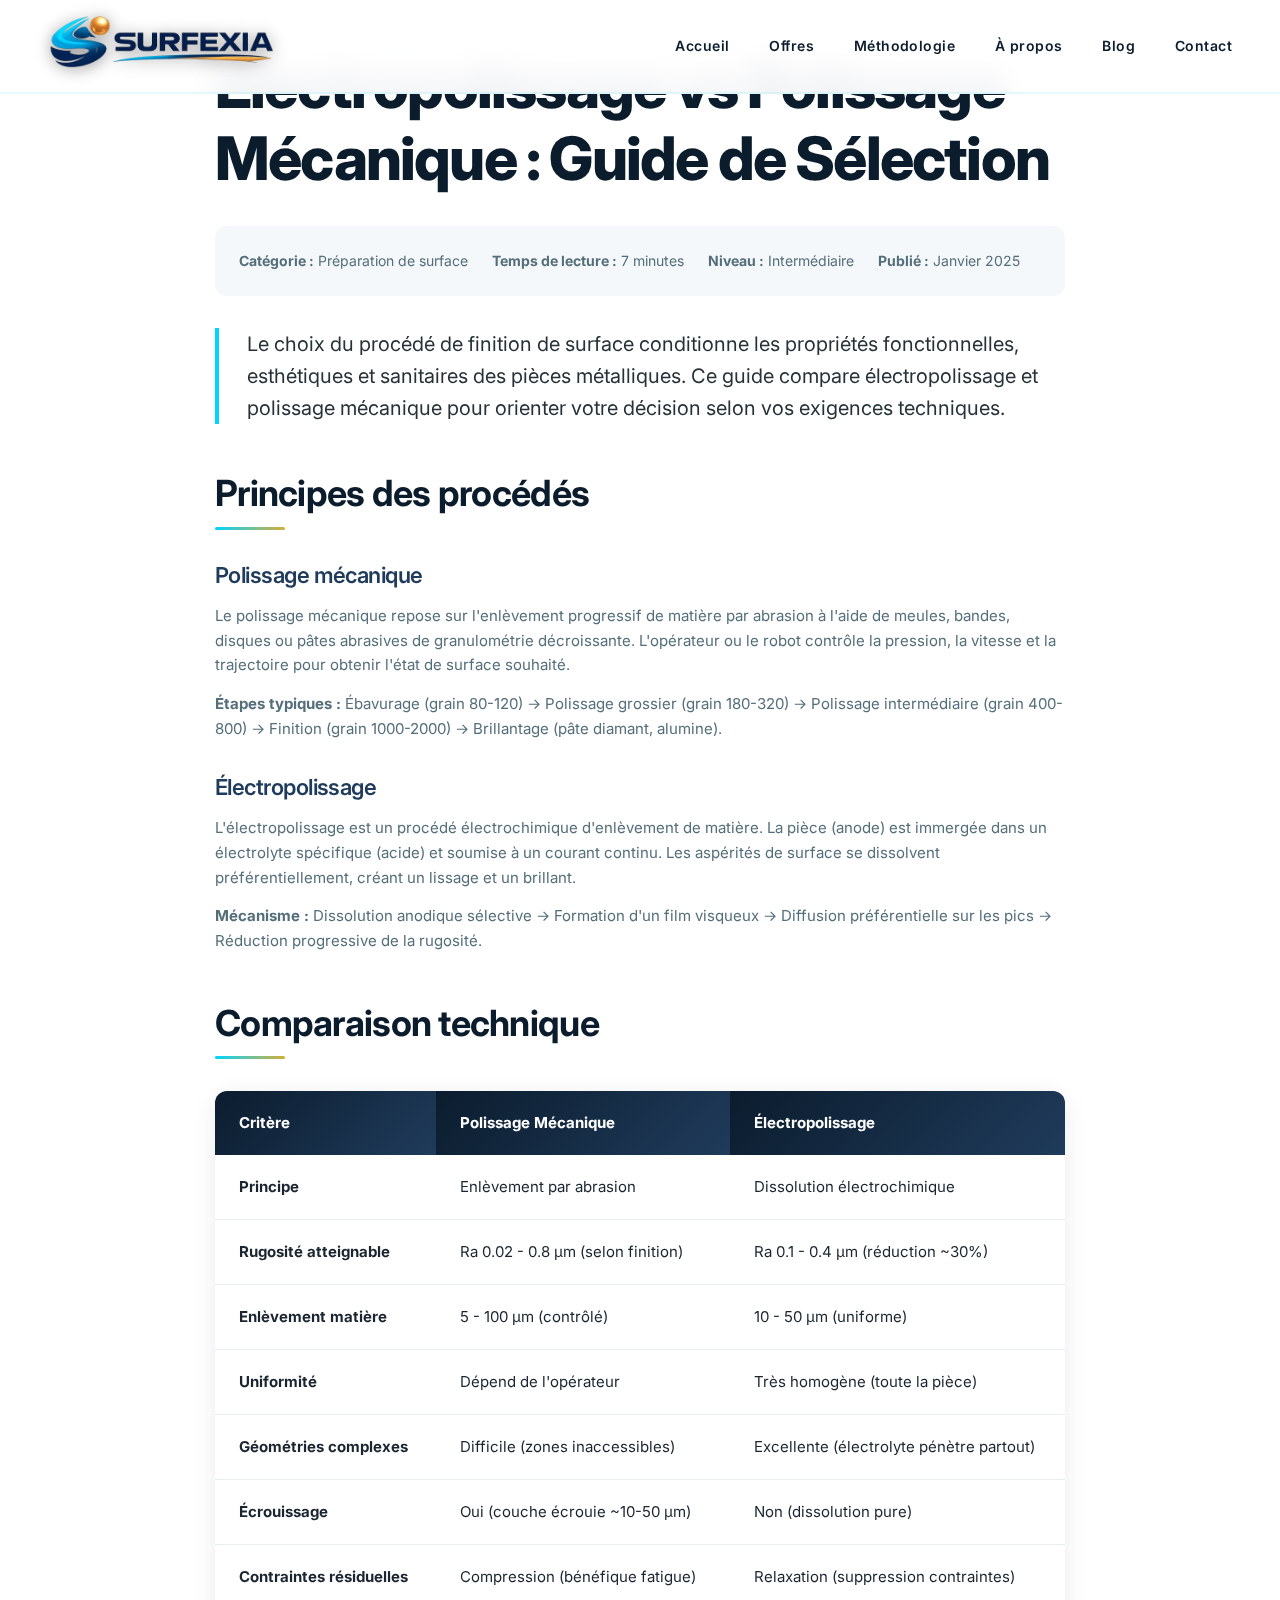
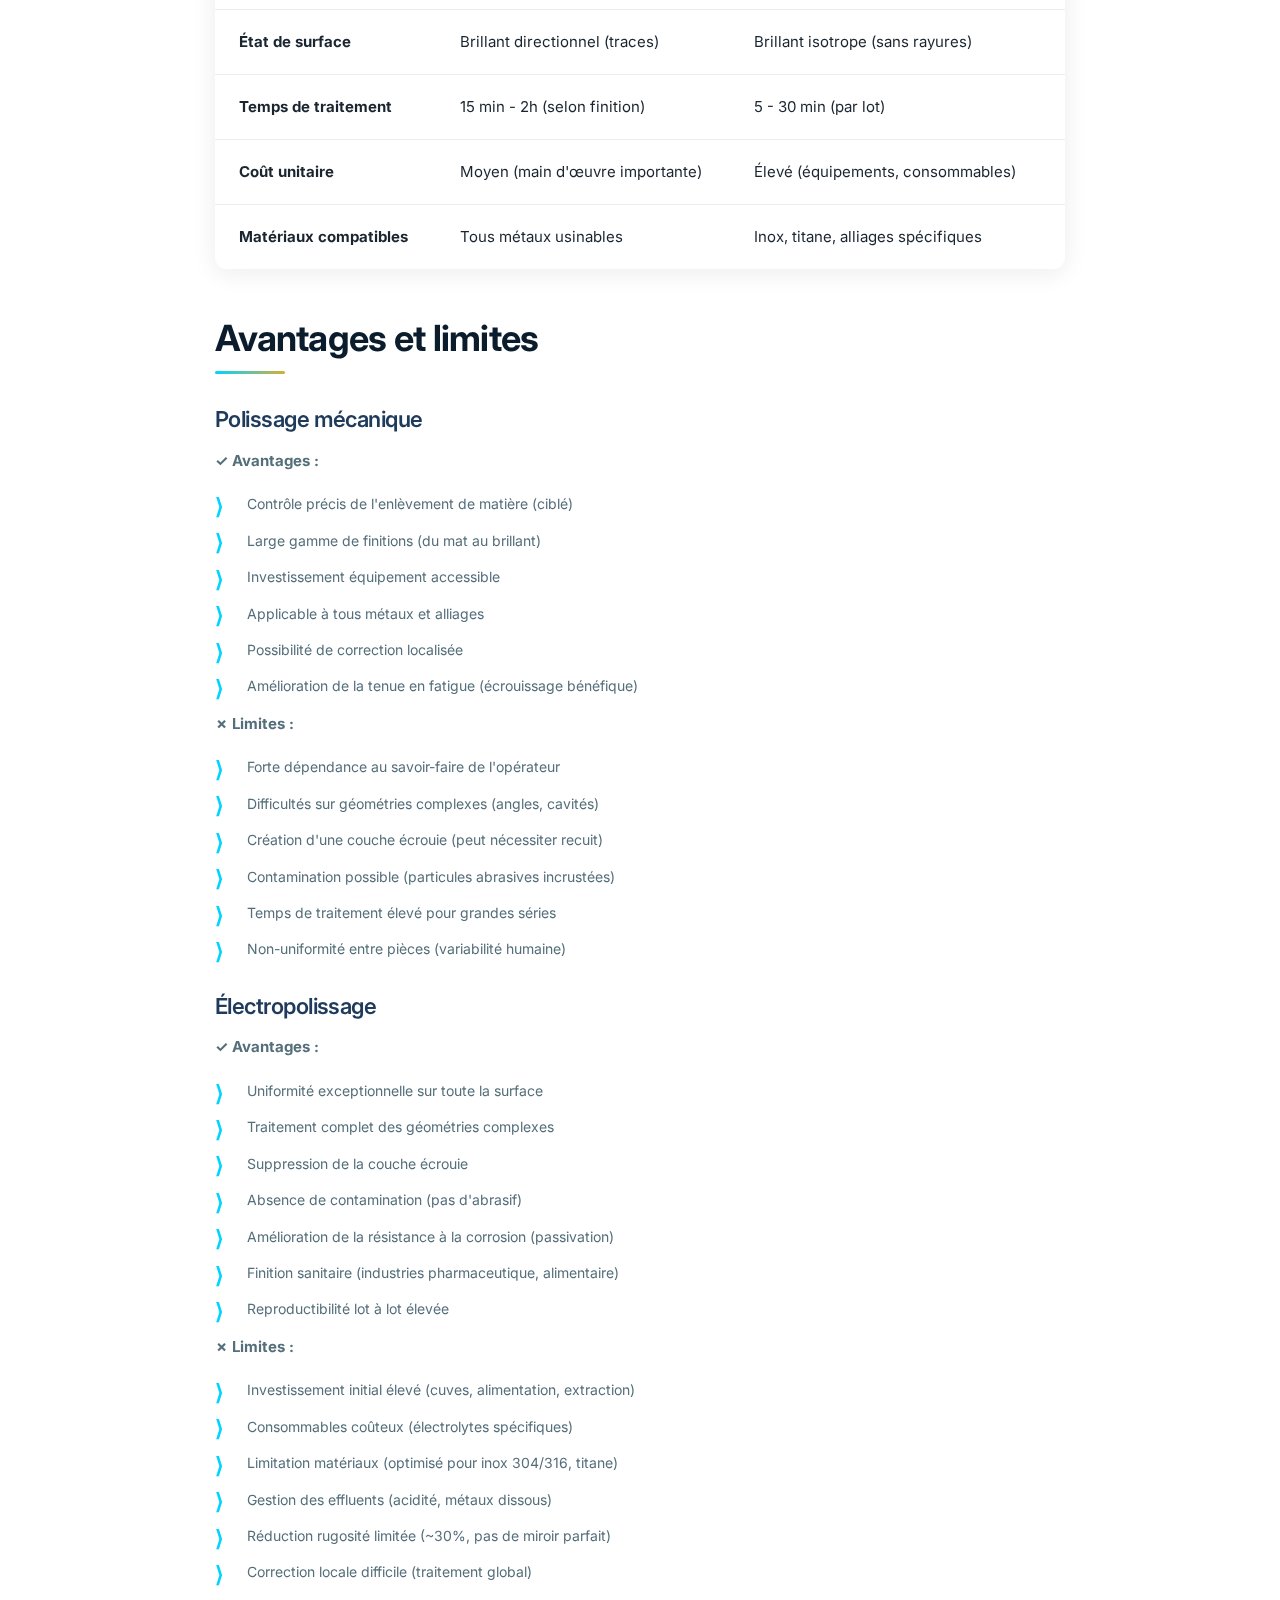
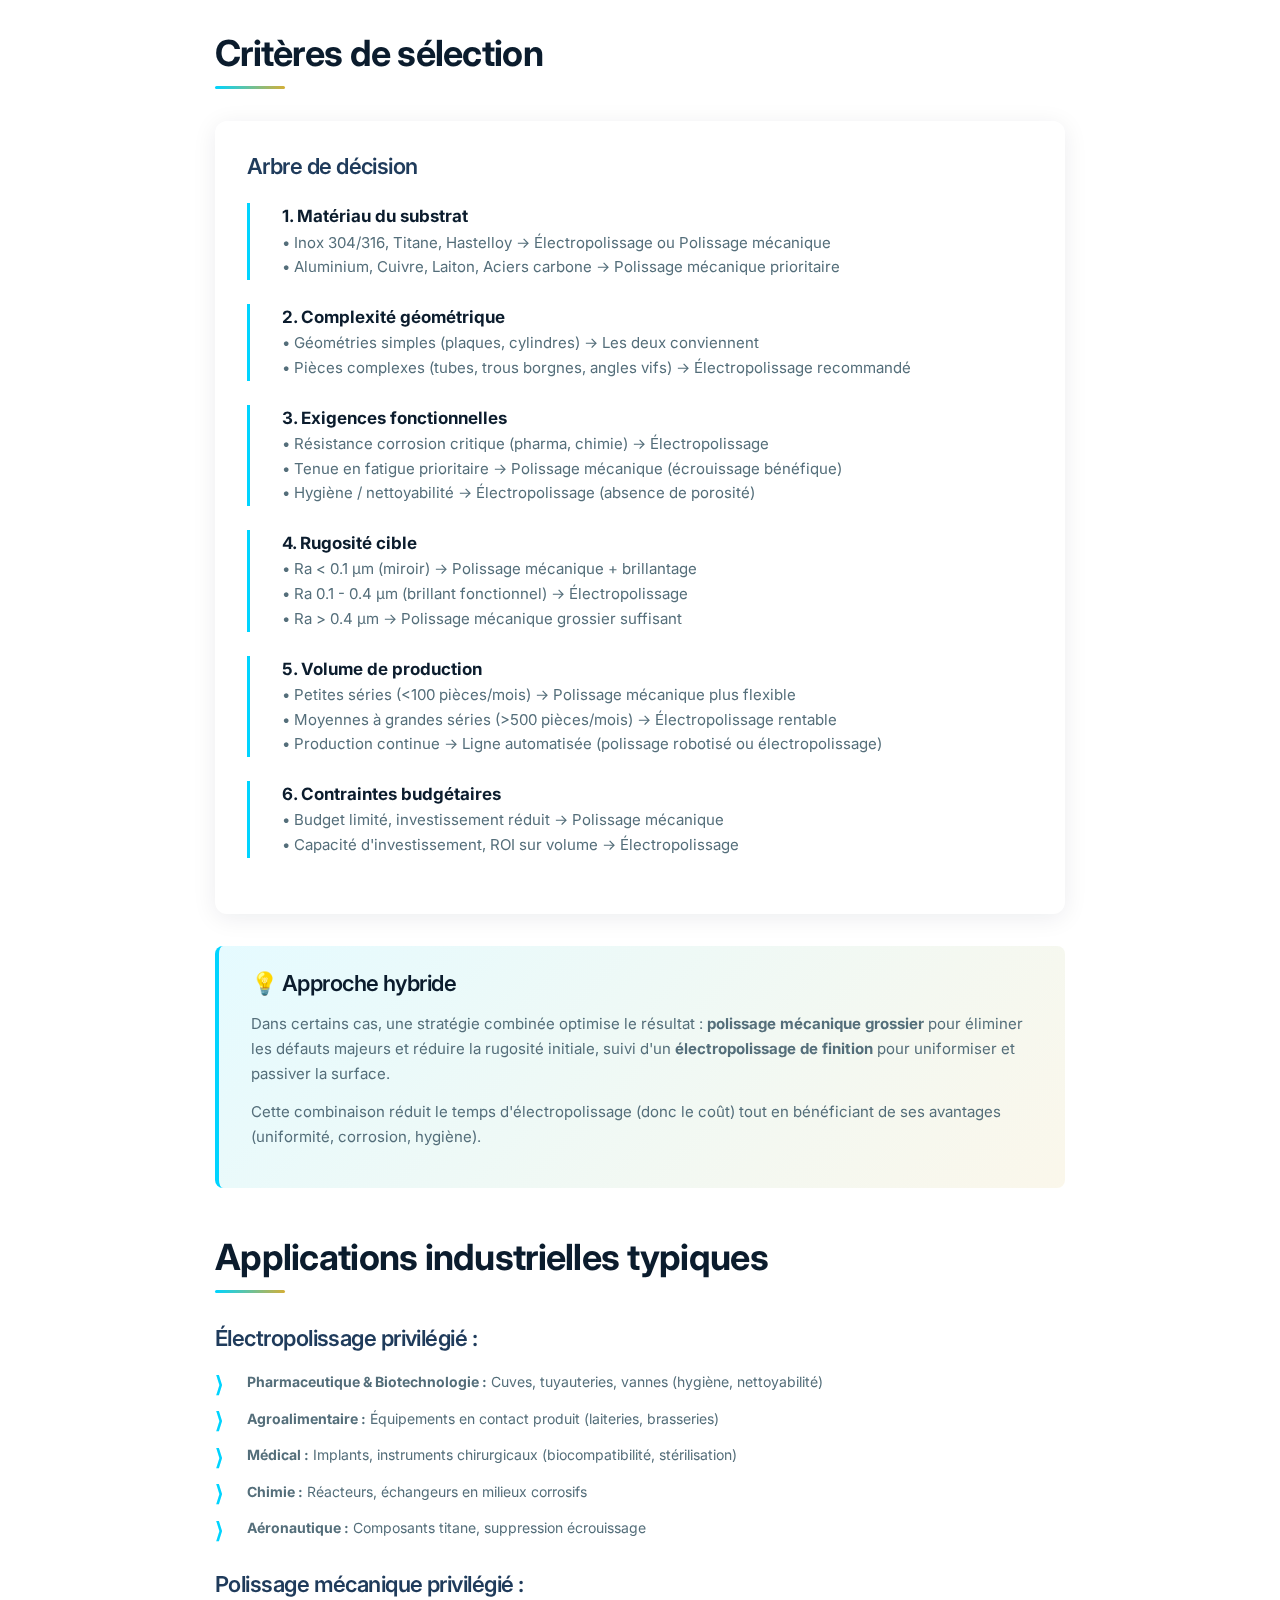
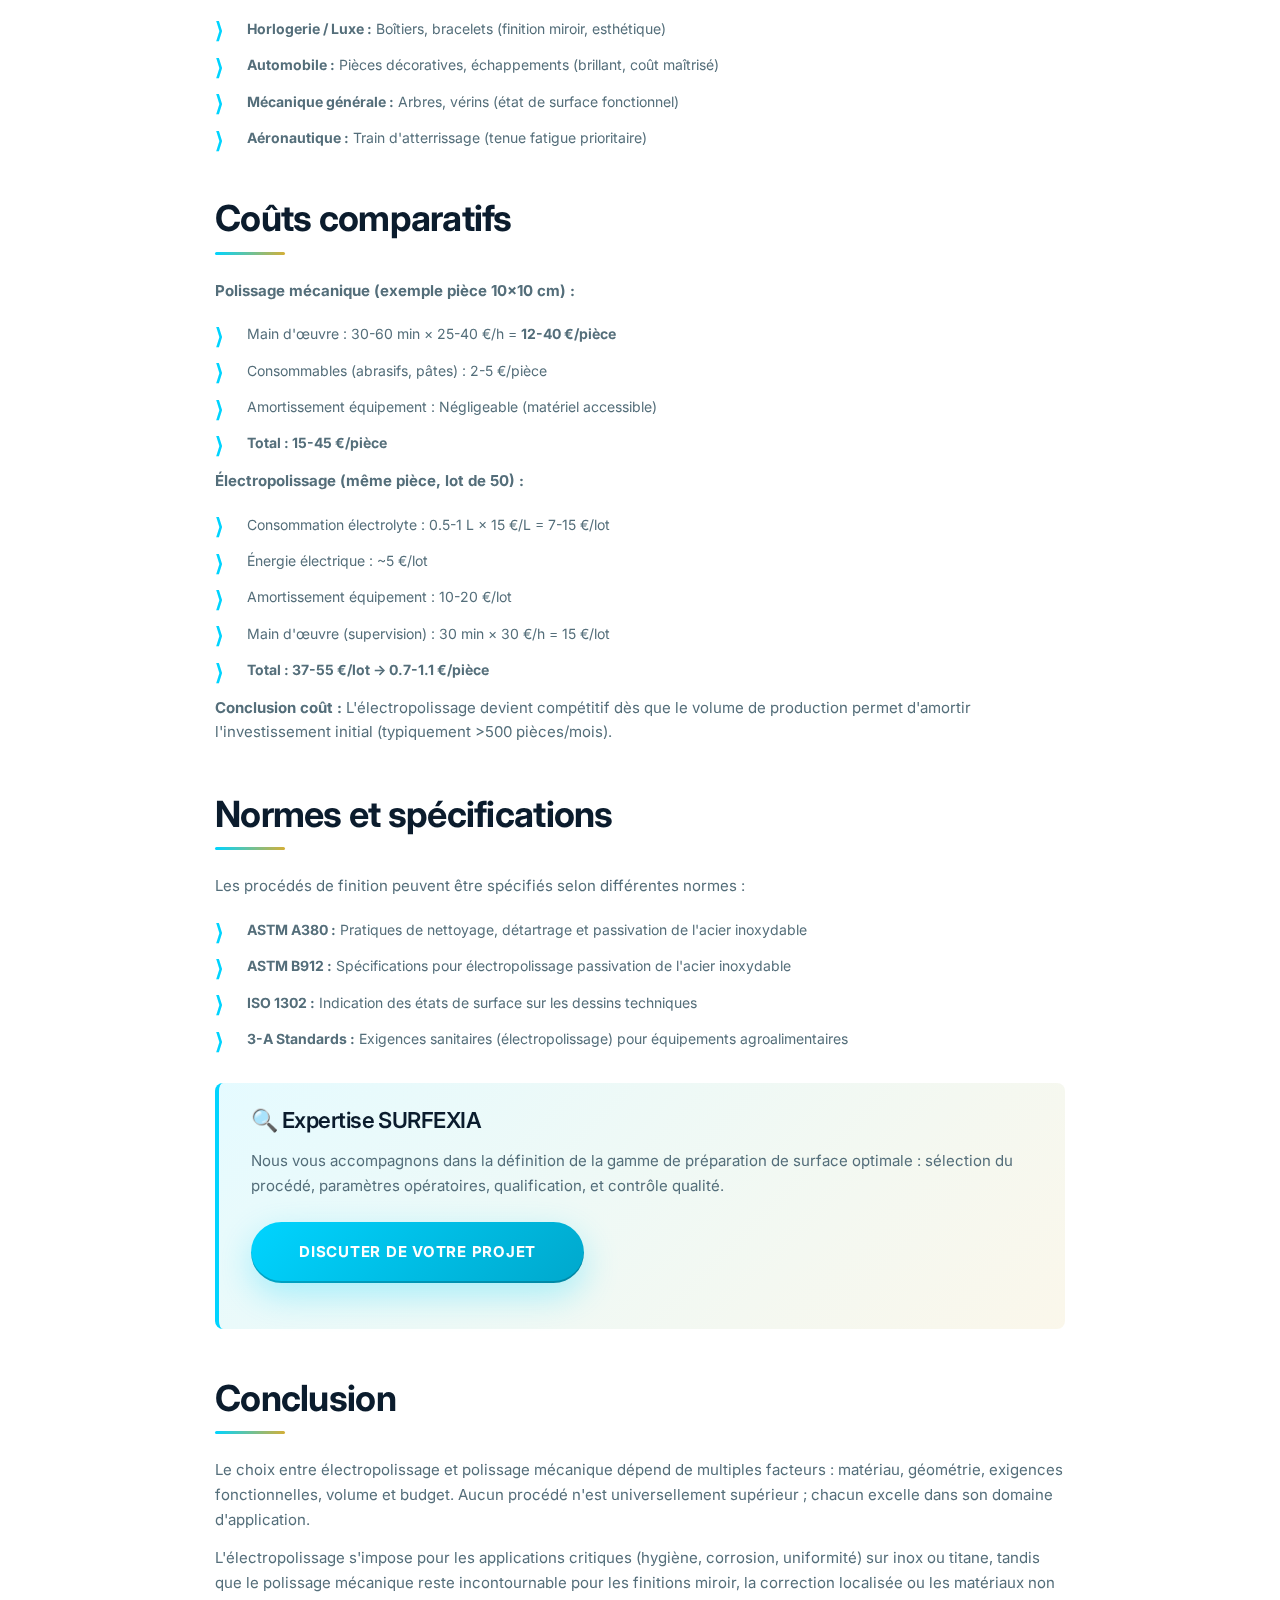
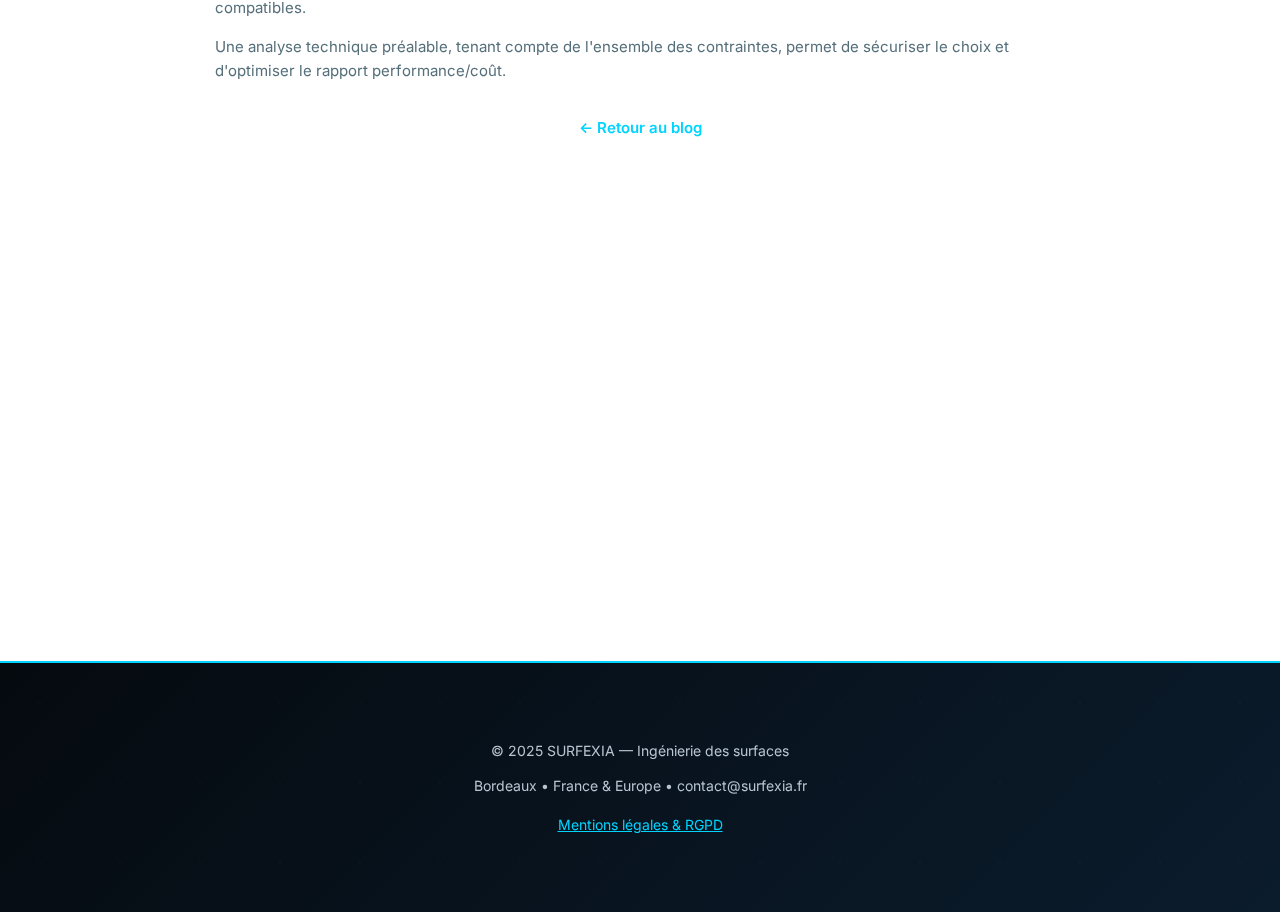
<file: blog/electropolissage-guide.html>
<!DOCTYPE html>
<html lang="fr">
<head>
  <meta charset="UTF-8">
  <meta name="viewport" content="width=device-width, initial-scale=1.0">
  
  <!-- SEO -->
  <title>Électropolissage vs Polissage Mécanique : Guide de Sélection | SURFEXIA</title>
  <meta name="description" content="Comparaison technique électropolissage et polissage mécanique : avantages, limites, coûts. Guide expert pour choisir le procédé de finition optimal pour vos pièces.">
  <meta name="keywords" content="électropolissage, polissage mécanique, finition acier inox, polissage électrochimique, traitement surface inox, Ra polissage">
  <meta name="robots" content="index, follow">
  
  <!-- Fonts -->
  <link rel="preconnect" href="https://fonts.googleapis.com">
  <link rel="preconnect" href="https://fonts.gstatic.com" crossorigin>
  <link href="https://fonts.googleapis.com/css2?family=Inter:wght@300;400;600;700;800;900&display=swap" rel="stylesheet">
  
  <!-- CSS -->
  <link rel="stylesheet" href="../style.css">
  
  <style>
    .article-meta {
      display: flex;
      gap: 1.5rem;
      margin: 2rem 0;
      padding: 1.5rem;
      background: var(--light);
      border-radius: 12px;
      font-size: 0.875rem;
      color: var(--gray-600);
      flex-wrap: wrap;
    }
    
    .article-content {
      max-width: 850px;
      margin: 0 auto;
    }
    
    .article-content h2 {
      margin-top: 3rem;
      margin-bottom: 1.5rem;
    }
    
    .article-content h3 {
      margin-top: 2rem;
      margin-bottom: 1rem;
      color: var(--secondary);
    }
    
    .comparison-table {
      width: 100%;
      margin: 2rem 0;
      border-collapse: collapse;
      background: var(--white);
      box-shadow: 0 4px 24px rgba(11, 28, 45, 0.08);
      border-radius: 12px;
      overflow: hidden;
    }
    
    .comparison-table th {
      background: linear-gradient(135deg, var(--primary) 0%, var(--secondary) 100%);
      color: var(--white);
      padding: 1.25rem 1.5rem;
      text-align: left;
      font-weight: 700;
      font-size: 0.9375rem;
    }
    
    .comparison-table td {
      padding: 1.25rem 1.5rem;
      border-bottom: 1px solid var(--gray-100);
      color: var(--text);
      font-size: 0.9375rem;
      line-height: 1.6;
    }
    
    .comparison-table tr:last-child td {
      border-bottom: none;
    }
    
    .comparison-table tr:hover {
      background: var(--light);
    }
    
    .highlight-box {
      background: linear-gradient(135deg, rgba(0, 212, 255, 0.1) 0%, rgba(212, 175, 55, 0.1) 100%);
      border-left: 4px solid var(--accent);
      padding: 1.5rem 2rem;
      margin: 2rem 0;
      border-radius: 8px;
    }
    
    .highlight-box h3 {
      margin-top: 0;
      color: var(--primary);
    }
    
    .decision-tree {
      background: var(--white);
      border-radius: 12px;
      padding: 2rem;
      margin: 2rem 0;
      box-shadow: 0 4px 24px rgba(11, 28, 45, 0.08);
    }
    
    .decision-step {
      margin: 1.5rem 0;
      padding-left: 2rem;
      border-left: 3px solid var(--accent);
    }
    
    .decision-step strong {
      color: var(--primary);
      font-size: 1.0625rem;
    }
    
    @media (max-width: 768px) {
      .comparison-table {
        font-size: 0.8125rem;
      }
      
      .comparison-table th,
      .comparison-table td {
        padding: 1rem;
      }
    }
  </style>
</head>

<body>

<!-- HEADER -->
<header class="site-header">
  <div class="nav-container">
    <div class="logo">
      <a href="../index.html">
        <img src="../images/logo.webp" alt="SURFEXIA - Ingénierie des surfaces">
      </a>
    </div>
    
    <nav class="nav-desktop">
      <a href="../index.html">Accueil</a>
      <a href="../offres.html">Offres</a>
      <a href="../methodologie.html">Méthodologie</a>
      <a href="../a-propos.html">À propos</a>
      <a href="index.html" class="active">Blog</a>
      <a href="../contact.html">Contact</a>
    </nav>
    
    <div class="burger" id="burger">
      <span></span>
      <span></span>
      <span></span>
    </div>
  </div>
  
  <nav class="nav-mobile" id="navMobile">
    <a href="../index.html">Accueil</a>
    <a href="../offres.html">Offres</a>
    <a href="../methodologie.html">Méthodologie</a>
    <a href="../a-propos.html">À propos</a>
    <a href="index.html">Blog</a>
    <a href="../contact.html">Contact</a>
  </nav>
</header>

<main>

<!-- ARTICLE -->
<section class="section reveal">
  <div class="container">
    <div class="article-content">
      
      <h1>Électropolissage vs Polissage Mécanique : Guide de Sélection</h1>
      
      <div class="article-meta">
        <span><strong>Catégorie :</strong> Préparation de surface</span>
        <span><strong>Temps de lecture :</strong> 7 minutes</span>
        <span><strong>Niveau :</strong> Intermédiaire</span>
        <span><strong>Publié :</strong> Janvier 2025</span>
      </div>

      <p class="lead">
        Le choix du procédé de finition de surface conditionne les propriétés fonctionnelles, 
        esthétiques et sanitaires des pièces métalliques. Ce guide compare électropolissage 
        et polissage mécanique pour orienter votre décision selon vos exigences techniques.
      </p>

      <h2>Principes des procédés</h2>

      <h3>Polissage mécanique</h3>
      <p>
        Le polissage mécanique repose sur l'enlèvement progressif de matière par abrasion 
        à l'aide de meules, bandes, disques ou pâtes abrasives de granulométrie décroissante. 
        L'opérateur ou le robot contrôle la pression, la vitesse et la trajectoire pour 
        obtenir l'état de surface souhaité.
      </p>
      <p>
        <strong>Étapes typiques :</strong> Ébavurage (grain 80-120) → Polissage grossier 
        (grain 180-320) → Polissage intermédiaire (grain 400-800) → Finition (grain 1000-2000) 
        → Brillantage (pâte diamant, alumine).
      </p>

      <h3>Électropolissage</h3>
      <p>
        L'électropolissage est un procédé électrochimique d'enlèvement de matière. La pièce 
        (anode) est immergée dans un électrolyte spécifique (acide) et soumise à un courant 
        continu. Les aspérités de surface se dissolvent préférentiellement, créant un lissage 
        et un brillant.
      </p>
      <p>
        <strong>Mécanisme :</strong> Dissolution anodique sélective → Formation d'un film 
        visqueux → Diffusion préférentielle sur les pics → Réduction progressive de la rugosité.
      </p>

      <h2>Comparaison technique</h2>

      <table class="comparison-table">
        <thead>
          <tr>
            <th>Critère</th>
            <th>Polissage Mécanique</th>
            <th>Électropolissage</th>
          </tr>
        </thead>
        <tbody>
          <tr>
            <td><strong>Principe</strong></td>
            <td>Enlèvement par abrasion</td>
            <td>Dissolution électrochimique</td>
          </tr>
          <tr>
            <td><strong>Rugosité atteignable</strong></td>
            <td>Ra 0.02 - 0.8 µm (selon finition)</td>
            <td>Ra 0.1 - 0.4 µm (réduction ~30%)</td>
          </tr>
          <tr>
            <td><strong>Enlèvement matière</strong></td>
            <td>5 - 100 µm (contrôlé)</td>
            <td>10 - 50 µm (uniforme)</td>
          </tr>
          <tr>
            <td><strong>Uniformité</strong></td>
            <td>Dépend de l'opérateur</td>
            <td>Très homogène (toute la pièce)</td>
          </tr>
          <tr>
            <td><strong>Géométries complexes</strong></td>
            <td>Difficile (zones inaccessibles)</td>
            <td>Excellente (électrolyte pénètre partout)</td>
          </tr>
          <tr>
            <td><strong>Écrouissage</strong></td>
            <td>Oui (couche écrouie ~10-50 µm)</td>
            <td>Non (dissolution pure)</td>
          </tr>
          <tr>
            <td><strong>Contraintes résiduelles</strong></td>
            <td>Compression (bénéfique fatigue)</td>
            <td>Relaxation (suppression contraintes)</td>
          </tr>
          <tr>
            <td><strong>État de surface</strong></td>
            <td>Brillant directionnel (traces)</td>
            <td>Brillant isotrope (sans rayures)</td>
          </tr>
          <tr>
            <td><strong>Temps de traitement</strong></td>
            <td>15 min - 2h (selon finition)</td>
            <td>5 - 30 min (par lot)</td>
          </tr>
          <tr>
            <td><strong>Coût unitaire</strong></td>
            <td>Moyen (main d'œuvre importante)</td>
            <td>Élevé (équipements, consommables)</td>
          </tr>
          <tr>
            <td><strong>Matériaux compatibles</strong></td>
            <td>Tous métaux usinables</td>
            <td>Inox, titane, alliages spécifiques</td>
          </tr>
        </tbody>
      </table>

      <h2>Avantages et limites</h2>

      <h3>Polissage mécanique</h3>

      <p><strong>✓ Avantages :</strong></p>
      <ul>
        <li>Contrôle précis de l'enlèvement de matière (ciblé)</li>
        <li>Large gamme de finitions (du mat au brillant)</li>
        <li>Investissement équipement accessible</li>
        <li>Applicable à tous métaux et alliages</li>
        <li>Possibilité de correction localisée</li>
        <li>Amélioration de la tenue en fatigue (écrouissage bénéfique)</li>
      </ul>

      <p><strong>✗ Limites :</strong></p>
      <ul>
        <li>Forte dépendance au savoir-faire de l'opérateur</li>
        <li>Difficultés sur géométries complexes (angles, cavités)</li>
        <li>Création d'une couche écrouie (peut nécessiter recuit)</li>
        <li>Contamination possible (particules abrasives incrustées)</li>
        <li>Temps de traitement élevé pour grandes séries</li>
        <li>Non-uniformité entre pièces (variabilité humaine)</li>
      </ul>

      <h3>Électropolissage</h3>

      <p><strong>✓ Avantages :</strong></p>
      <ul>
        <li>Uniformité exceptionnelle sur toute la surface</li>
        <li>Traitement complet des géométries complexes</li>
        <li>Suppression de la couche écrouie</li>
        <li>Absence de contamination (pas d'abrasif)</li>
        <li>Amélioration de la résistance à la corrosion (passivation)</li>
        <li>Finition sanitaire (industries pharmaceutique, alimentaire)</li>
        <li>Reproductibilité lot à lot élevée</li>
      </ul>

      <p><strong>✗ Limites :</strong></p>
      <ul>
        <li>Investissement initial élevé (cuves, alimentation, extraction)</li>
        <li>Consommables coûteux (électrolytes spécifiques)</li>
        <li>Limitation matériaux (optimisé pour inox 304/316, titane)</li>
        <li>Gestion des effluents (acidité, métaux dissous)</li>
        <li>Réduction rugosité limitée (~30%, pas de miroir parfait)</li>
        <li>Correction locale difficile (traitement global)</li>
      </ul>

      <h2>Critères de sélection</h2>

      <div class="decision-tree">
        <h3 style="margin-top: 0;">Arbre de décision</h3>
        
        <div class="decision-step">
          <strong>1. Matériau du substrat</strong>
          <p>
            • Inox 304/316, Titane, Hastelloy → Électropolissage ou Polissage mécanique<br>
            • Aluminium, Cuivre, Laiton, Aciers carbone → Polissage mécanique prioritaire
          </p>
        </div>
        
        <div class="decision-step">
          <strong>2. Complexité géométrique</strong>
          <p>
            • Géométries simples (plaques, cylindres) → Les deux conviennent<br>
            • Pièces complexes (tubes, trous borgnes, angles vifs) → Électropolissage recommandé
          </p>
        </div>
        
        <div class="decision-step">
          <strong>3. Exigences fonctionnelles</strong>
          <p>
            • Résistance corrosion critique (pharma, chimie) → Électropolissage<br>
            • Tenue en fatigue prioritaire → Polissage mécanique (écrouissage bénéfique)<br>
            • Hygiène / nettoyabilité → Électropolissage (absence de porosité)
          </p>
        </div>
        
        <div class="decision-step">
          <strong>4. Rugosité cible</strong>
          <p>
            • Ra < 0.1 µm (miroir) → Polissage mécanique + brillantage<br>
            • Ra 0.1 - 0.4 µm (brillant fonctionnel) → Électropolissage<br>
            • Ra > 0.4 µm → Polissage mécanique grossier suffisant
          </p>
        </div>
        
        <div class="decision-step">
          <strong>5. Volume de production</strong>
          <p>
            • Petites séries (<100 pièces/mois) → Polissage mécanique plus flexible<br>
            • Moyennes à grandes séries (>500 pièces/mois) → Électropolissage rentable<br>
            • Production continue → Ligne automatisée (polissage robotisé ou électropolissage)
          </p>
        </div>
        
        <div class="decision-step">
          <strong>6. Contraintes budgétaires</strong>
          <p>
            • Budget limité, investissement réduit → Polissage mécanique<br>
            • Capacité d'investissement, ROI sur volume → Électropolissage
          </p>
        </div>
      </div>

      <div class="highlight-box">
        <h3>💡 Approche hybride</h3>
        <p>
          Dans certains cas, une stratégie combinée optimise le résultat : <strong>polissage 
          mécanique grossier</strong> pour éliminer les défauts majeurs et réduire la rugosité 
          initiale, suivi d'un <strong>électropolissage de finition</strong> pour uniformiser 
          et passiver la surface.
        </p>
        <p>
          Cette combinaison réduit le temps d'électropolissage (donc le coût) tout en bénéficiant 
          de ses avantages (uniformité, corrosion, hygiène).
        </p>
      </div>

      <h2>Applications industrielles typiques</h2>

      <h3>Électropolissage privilégié :</h3>
      <ul>
        <li><strong>Pharmaceutique & Biotechnologie :</strong> Cuves, tuyauteries, vannes (hygiène, nettoyabilité)</li>
        <li><strong>Agroalimentaire :</strong> Équipements en contact produit (laiteries, brasseries)</li>
        <li><strong>Médical :</strong> Implants, instruments chirurgicaux (biocompatibilité, stérilisation)</li>
        <li><strong>Chimie :</strong> Réacteurs, échangeurs en milieux corrosifs</li>
        <li><strong>Aéronautique :</strong> Composants titane, suppression écrouissage</li>
      </ul>

      <h3>Polissage mécanique privilégié :</h3>
      <ul>
        <li><strong>Horlogerie / Luxe :</strong> Boîtiers, bracelets (finition miroir, esthétique)</li>
        <li><strong>Automobile :</strong> Pièces décoratives, échappements (brillant, coût maîtrisé)</li>
        <li><strong>Mécanique générale :</strong> Arbres, vérins (état de surface fonctionnel)</li>
        <li><strong>Aéronautique :</strong> Train d'atterrissage (tenue fatigue prioritaire)</li>
      </ul>

      <h2>Coûts comparatifs</h2>

      <p><strong>Polissage mécanique (exemple pièce 10x10 cm) :</strong></p>
      <ul>
        <li>Main d'œuvre : 30-60 min × 25-40 €/h = <strong>12-40 €/pièce</strong></li>
        <li>Consommables (abrasifs, pâtes) : 2-5 €/pièce</li>
        <li>Amortissement équipement : Négligeable (matériel accessible)</li>
        <li><strong>Total : 15-45 €/pièce</strong></li>
      </ul>

      <p><strong>Électropolissage (même pièce, lot de 50) :</strong></p>
      <ul>
        <li>Consommation électrolyte : 0.5-1 L × 15 €/L = 7-15 €/lot</li>
        <li>Énergie électrique : ~5 €/lot</li>
        <li>Amortissement équipement : 10-20 €/lot</li>
        <li>Main d'œuvre (supervision) : 30 min × 30 €/h = 15 €/lot</li>
        <li><strong>Total : 37-55 €/lot → 0.7-1.1 €/pièce</strong></li>
      </ul>

      <p>
        <strong>Conclusion coût :</strong> L'électropolissage devient compétitif dès que le 
        volume de production permet d'amortir l'investissement initial (typiquement >500 pièces/mois).
      </p>

      <h2>Normes et spécifications</h2>

      <p>
        Les procédés de finition peuvent être spécifiés selon différentes normes :
      </p>

      <ul>
        <li><strong>ASTM A380 :</strong> Pratiques de nettoyage, détartrage et passivation de l'acier inoxydable</li>
        <li><strong>ASTM B912 :</strong> Spécifications pour électropolissage passivation de l'acier inoxydable</li>
        <li><strong>ISO 1302 :</strong> Indication des états de surface sur les dessins techniques</li>
        <li><strong>3-A Standards :</strong> Exigences sanitaires (électropolissage) pour équipements agroalimentaires</li>
      </ul>

      <div class="highlight-box">
        <h3>🔍 Expertise SURFEXIA</h3>
        <p>
          Nous vous accompagnons dans la définition de la gamme de préparation de surface 
          optimale : sélection du procédé, paramètres opératoires, qualification, et contrôle qualité.
        </p>
        <p style="margin-top: 1.5rem;">
          <a href="../contact.html" class="btn-primary">Discuter de votre projet</a>
        </p>
      </div>

      <h2>Conclusion</h2>

      <p>
        Le choix entre électropolissage et polissage mécanique dépend de multiples facteurs : 
        matériau, géométrie, exigences fonctionnelles, volume et budget. Aucun procédé n'est 
        universellement supérieur ; chacun excelle dans son domaine d'application.
      </p>

      <p>
        L'électropolissage s'impose pour les applications critiques (hygiène, corrosion, 
        uniformité) sur inox ou titane, tandis que le polissage mécanique reste incontournable 
        pour les finitions miroir, la correction localisée ou les matériaux non compatibles.
      </p>

      <p>
        Une analyse technique préalable, tenant compte de l'ensemble des contraintes, permet 
        de sécuriser le choix et d'optimiser le rapport performance/coût.
      </p>

      <p style="margin-top: 2rem; text-align: center;">
        <a href="index.html" style="color: var(--accent); font-weight: 600; text-decoration: none;">
          ← Retour au blog
        </a>
      </p>

    </div>
  </div>
</section>

<!-- CTA -->
<section class="section dark reveal">
  <div class="container cta">
    <h2>Besoin d'aide pour choisir votre procédé de finition ?</h2>
    <p>Nos experts analysent vos contraintes et définissent la solution optimale</p>
    <a href="../contact.html" class="btn-primary">Nous contacter</a>
  </div>
</section>

</main>

<!-- FOOTER -->
<footer>
  <p>© 2025 SURFEXIA — Ingénierie des surfaces</p>
  <p>Bordeaux • France & Europe • contact@surfexia.fr</p>
  <p style="margin-top: 1rem;">
    <a href="../mentions-legales.html" style="color: var(--accent); text-decoration: underline;">
      Mentions légales & RGPD
    </a>
  </p>
</footer>

<!-- JAVASCRIPT -->
<script src="../script.js"></script>

</body>
</html>
</file>
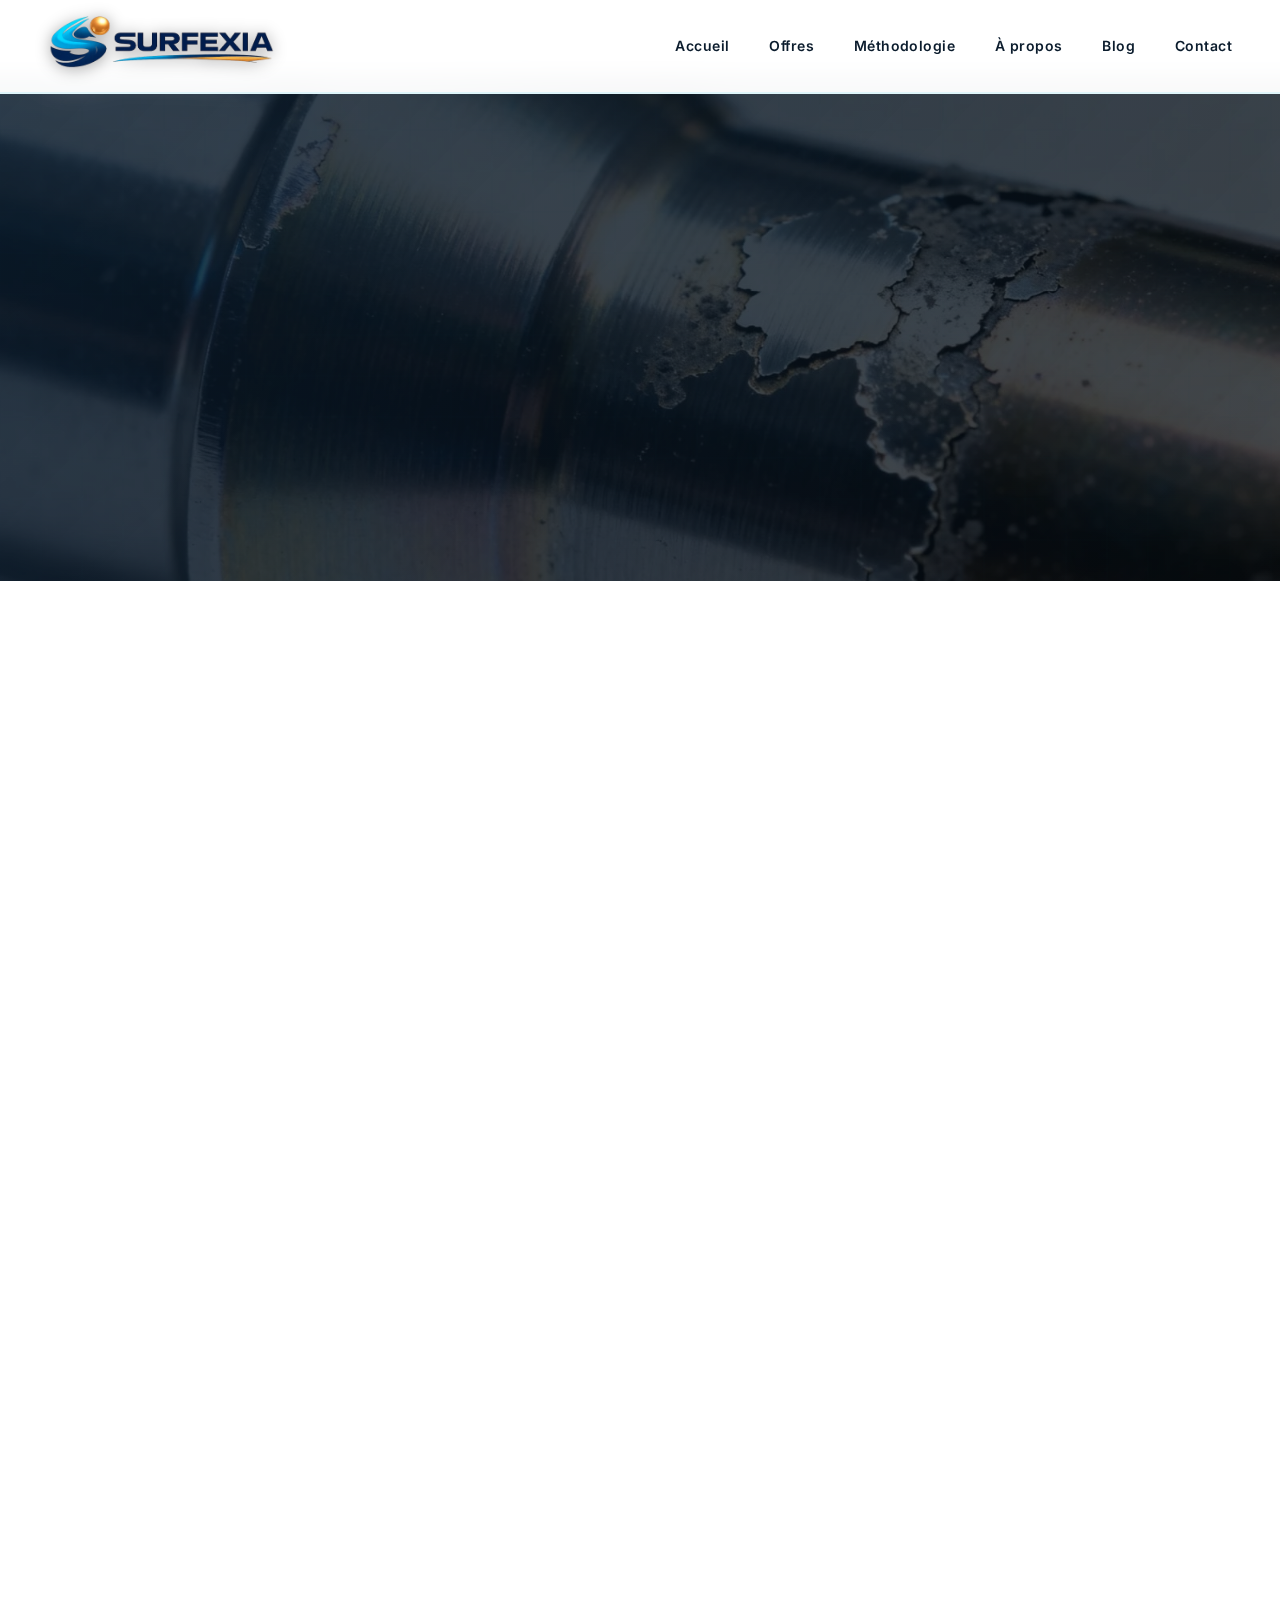
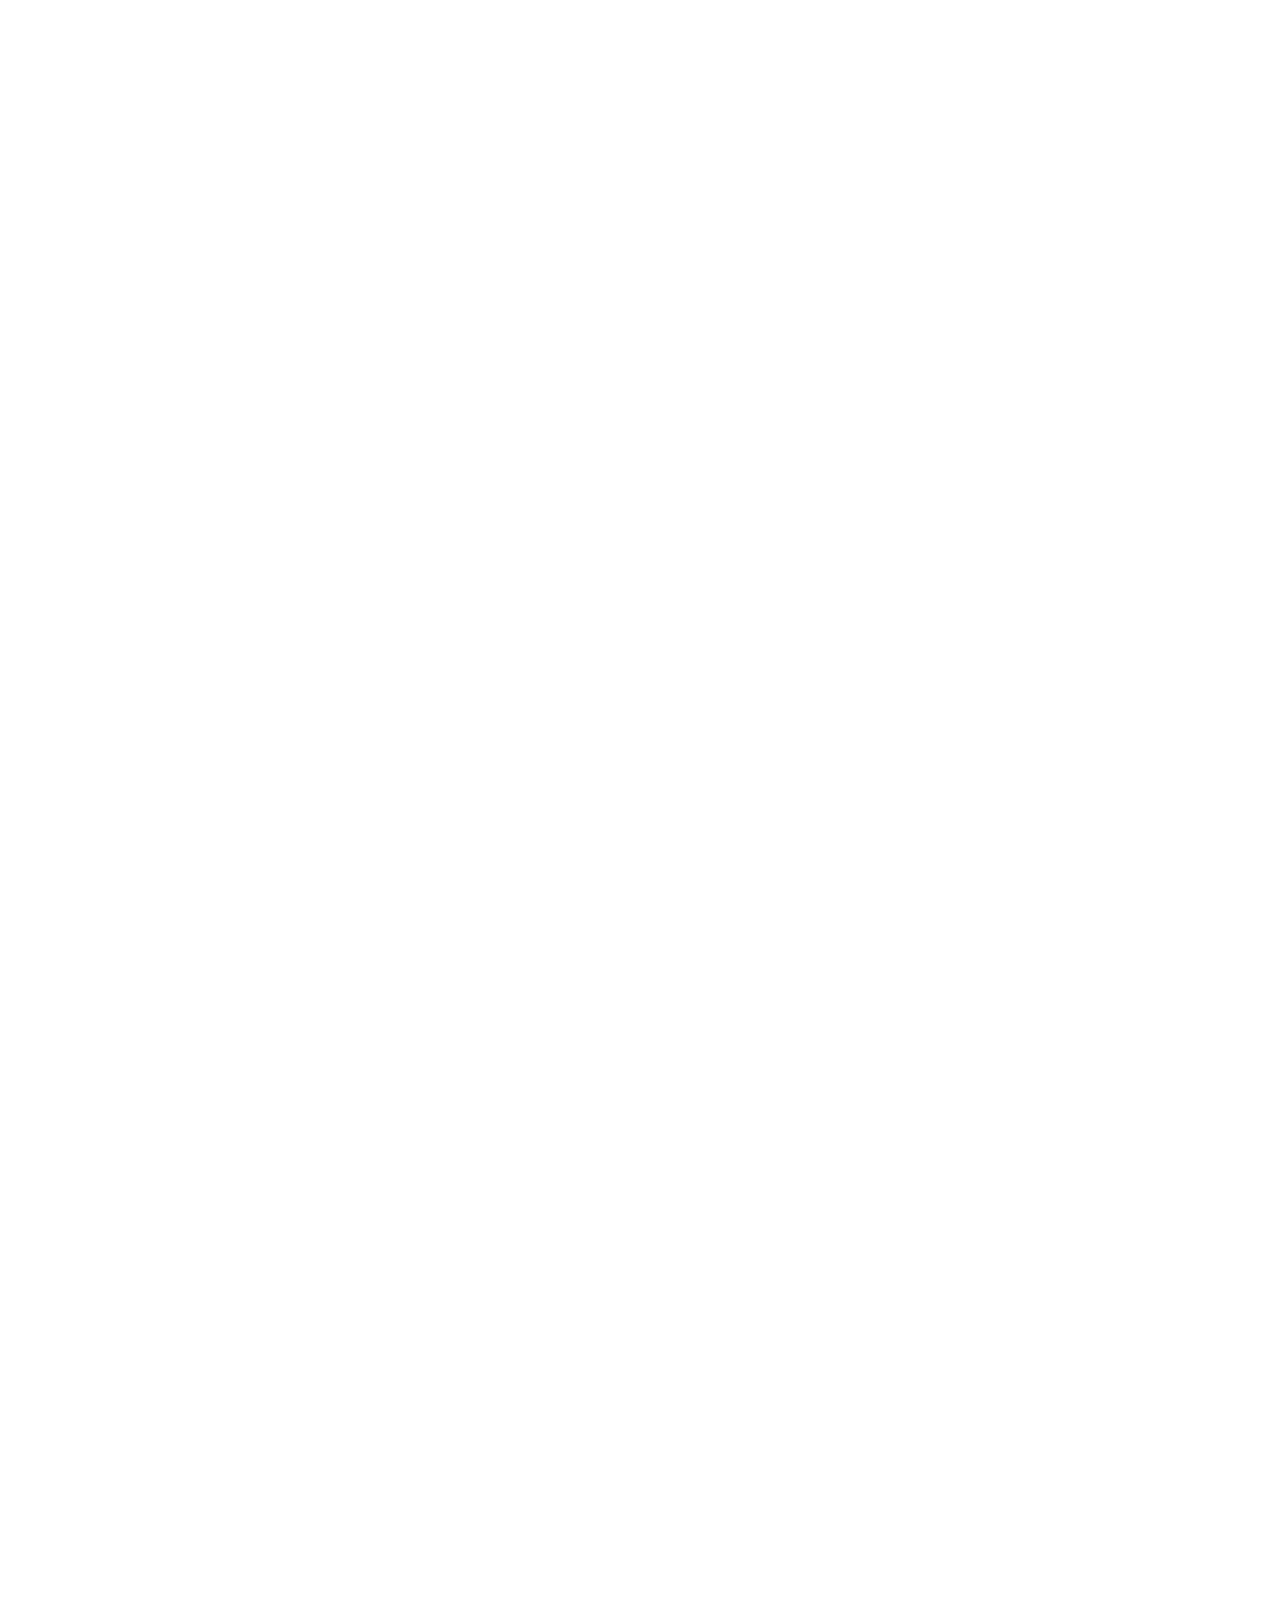
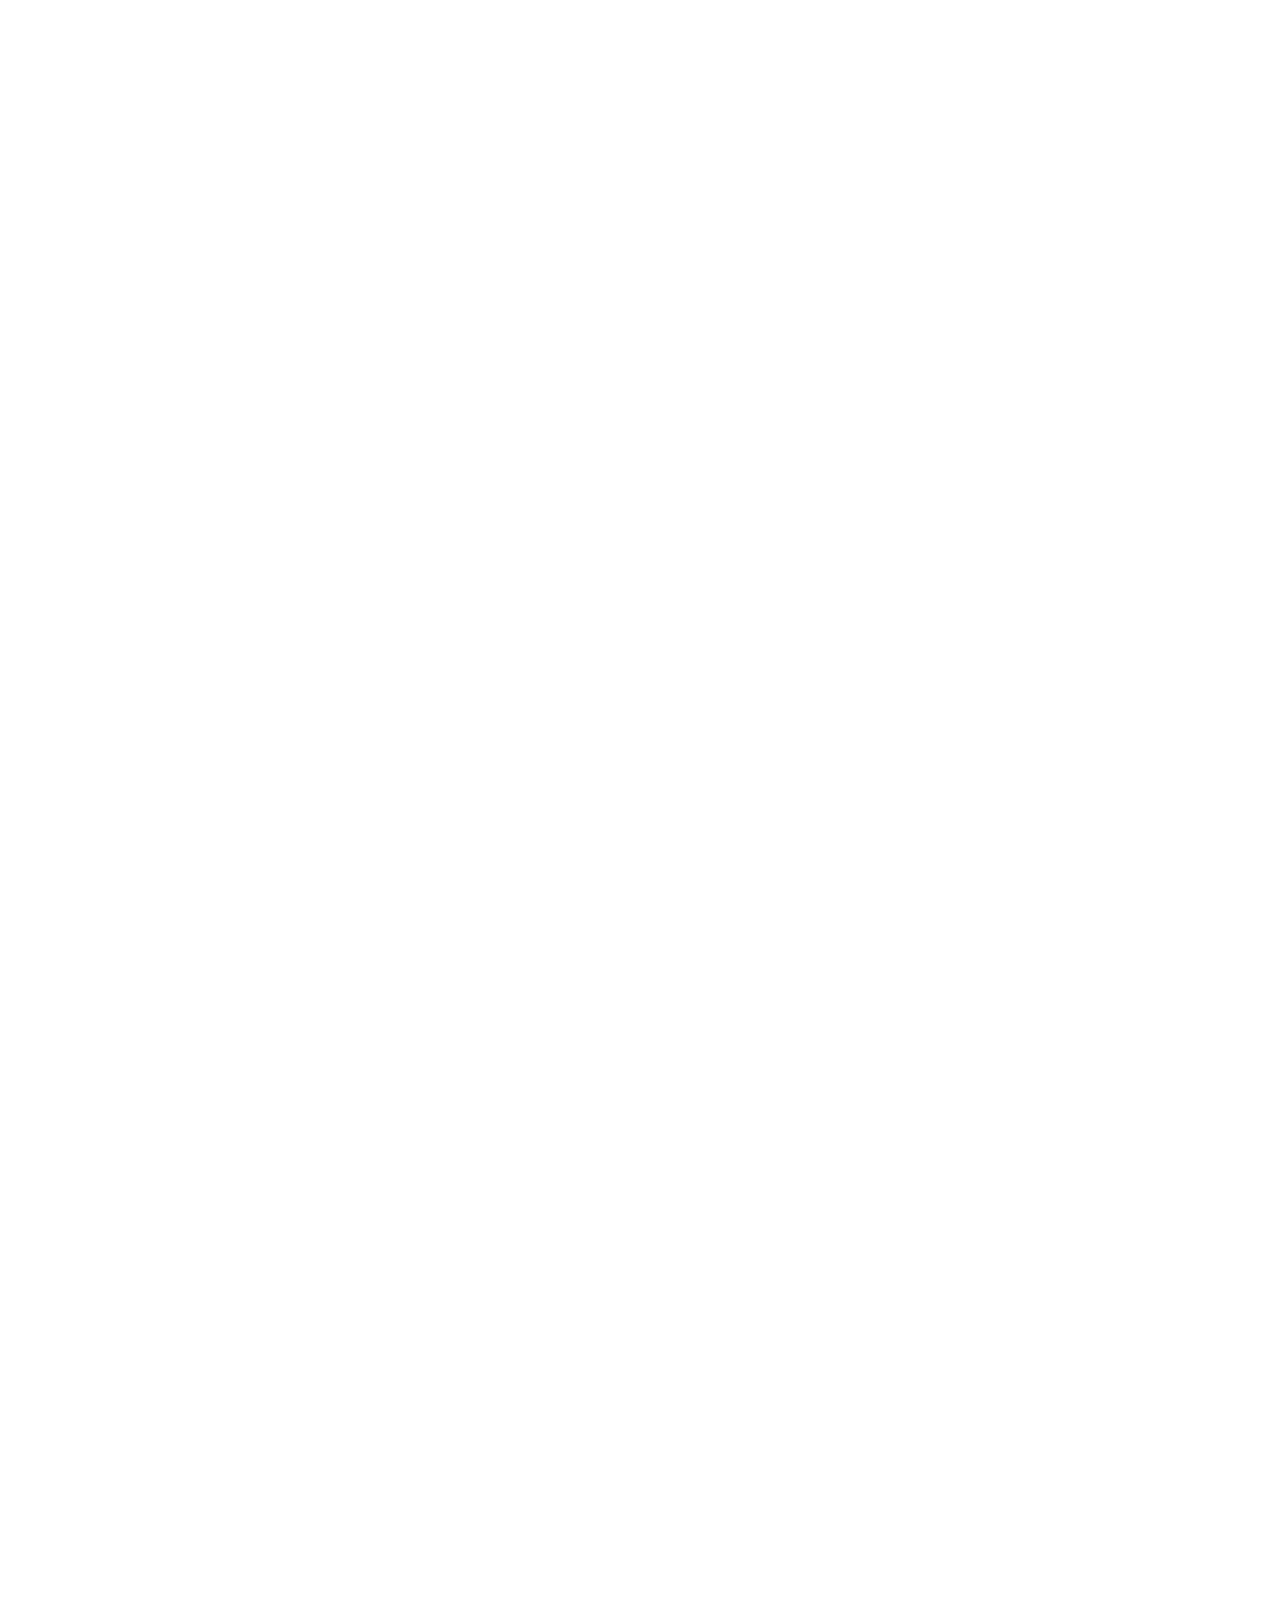
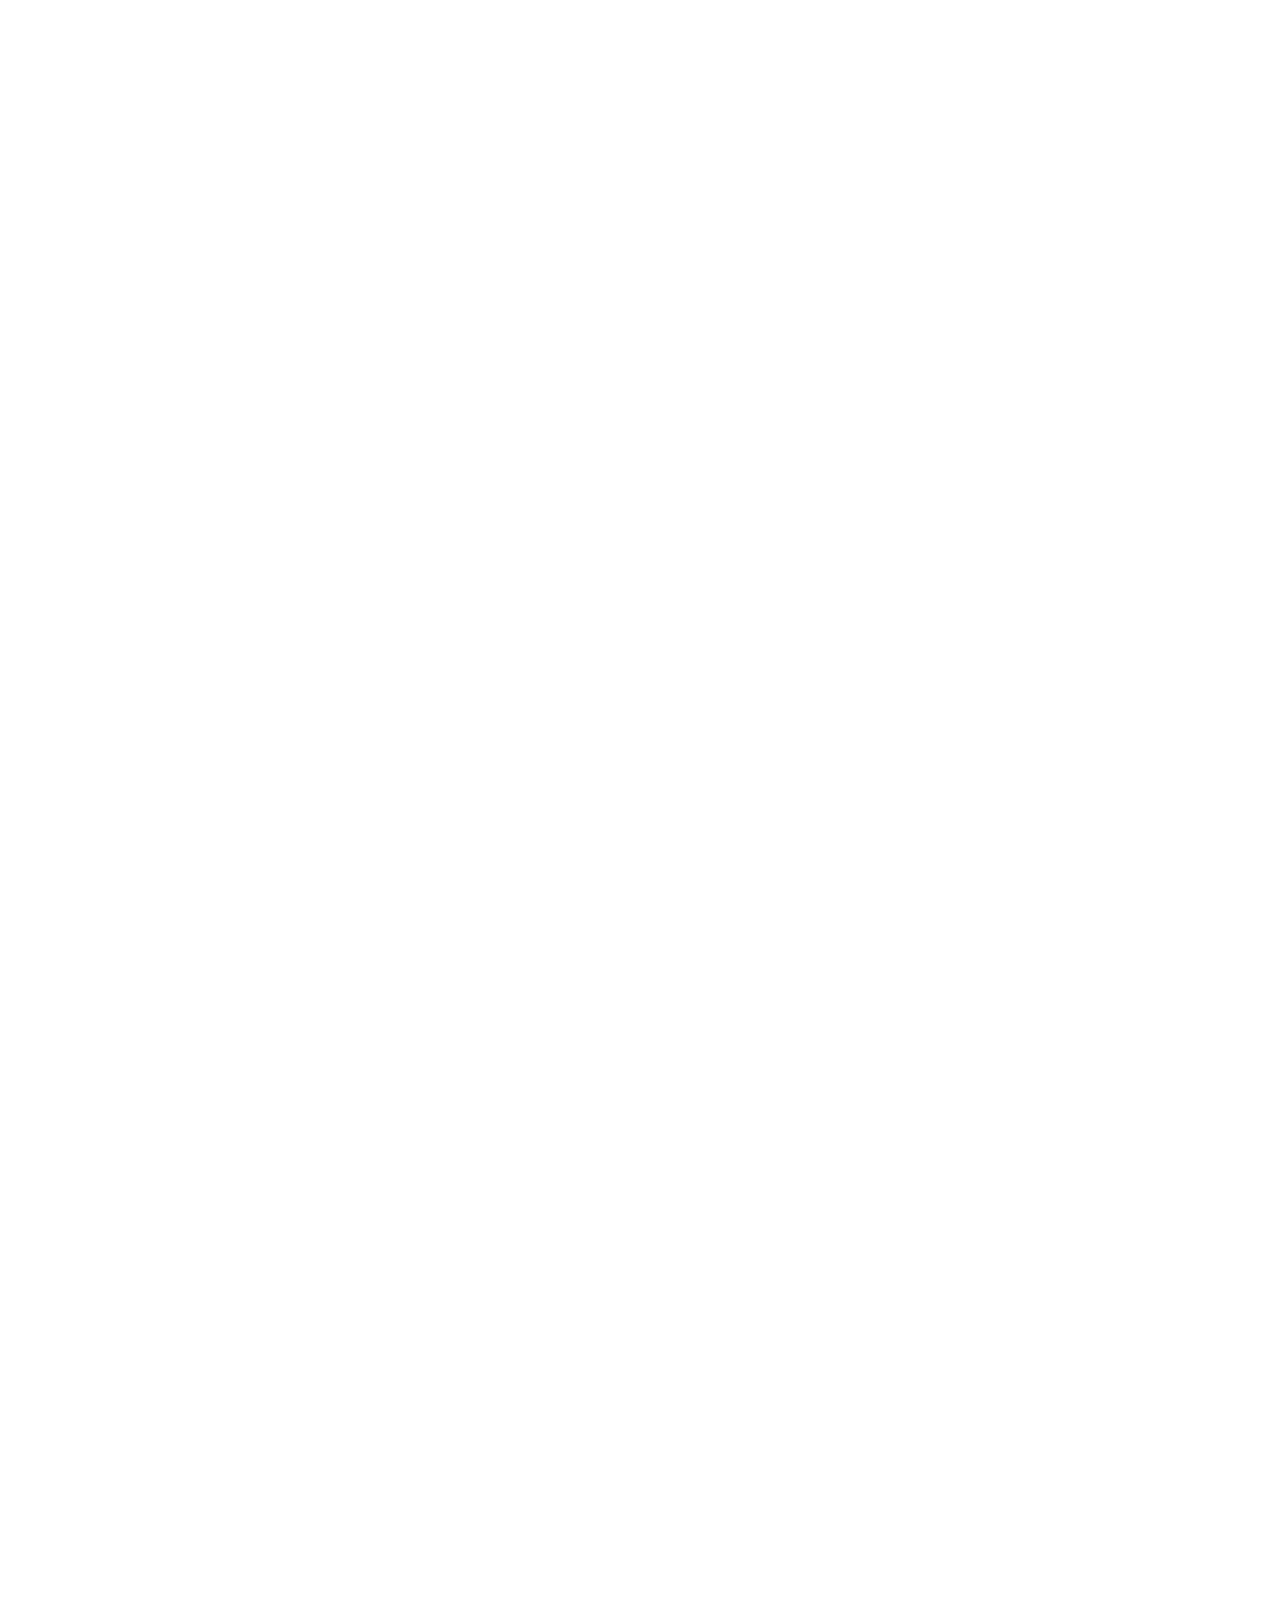
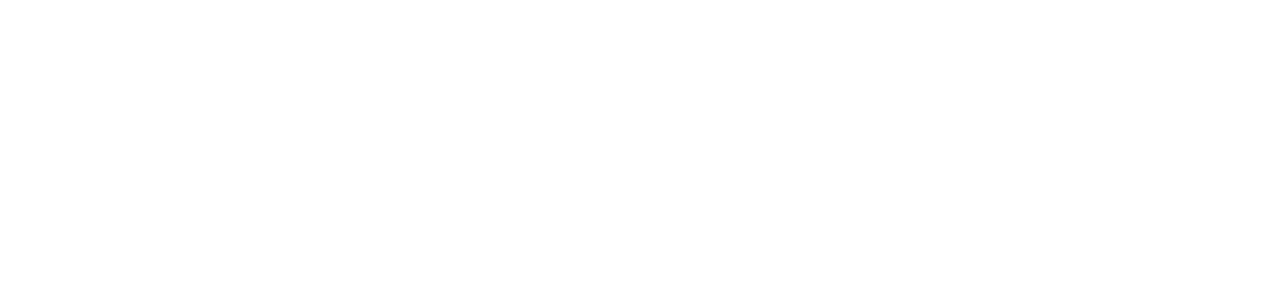
<file: etudes-de-cas/diagnostic-decollement-pvd.html>
<!DOCTYPE html>
<html lang="fr">
<head>
  <meta charset="UTF-8">
  <meta name="viewport" content="width=device-width, initial-scale=1.0">
  <link rel="icon" type="image/png" sizes="32x32" href="../favicon.png">
  <link rel="apple-touch-icon" sizes="180x180" href="../apple-touch-icon.png">
  
  <!-- SEO -->
  <title>Diagnostic Décollement RevÃªtements PVD - Analyse Causes Racines | SURFEXIA</title>
  <meta name="description" content="Investigation défauts adhérence revÃªtements PVD sur composants métalliques. Plans d'expériences, fenÃªtres procédés robustes. Étude de cas SURFEXIA.">
  <meta name="keywords" content="décollement PVD, défaillance revÃªtement, diagnostic adhérence, analyse causes racines, préparation surface PVD, optimisation procédé">
  <meta name="robots" content="index, follow">
  
  <!-- Open Graph -->
  <meta property="og:title" content="Diagnostic Décollement PVD - Étude de Cas SURFEXIA">
  <meta property="og:description" content="Analyse de défaillances d'adhérence PVD et optimisation procédé industriel.">
  <meta property="og:type" content="article">
  <meta property="og:url" content="https://www.surfexia.fr/etudes-de-cas/diagnostic-decollement-pvd.html">
  
  <!-- Fonts -->
  <link rel="preconnect" href="https://fonts.googleapis.com">
  <link rel="preconnect" href="https://fonts.gstatic.com" crossorigin>
  <link href="https://fonts.googleapis.com/css2?family=Inter:wght@300;400;600;700;800;900&display=swap" rel="stylesheet">
  
  <!-- CSS -->
  <link rel="stylesheet" href="../style.css">
  
  <style>
    .case-study-content {
      max-width: 950px;
      margin: 0 auto;
    }
    
    .case-meta {
      display: flex;
      gap: 2rem;
      margin: 2rem 0;
      padding: 1.5rem;
      background: var(--light);
      border-radius: 12px;
      font-size: 0.875rem;
      flex-wrap: wrap;
    }
    
    .case-meta-item {
      display: flex;
      flex-direction: column;
    }
    
    .case-meta-label {
      color: var(--gray-600);
      font-weight: 600;
      margin-bottom: 0.25rem;
      text-transform: uppercase;
      font-size: 0.75rem;
      letter-spacing: 0.05em;
    }
    
    .case-meta-value {
      color: var(--primary);
      font-weight: 700;
      font-size: 1rem;
    }
    
    .case-section {
      margin: 3rem 0;
    }
    
    .case-section h2 {
      margin-bottom: 1.5rem;
    }
    
    .challenge-box {
      background: rgba(239, 68, 68, 0.1);
      border-left: 4px solid #ef4444;
      padding: 1.5rem 2rem;
      margin: 2rem 0;
      border-radius: 8px;
    }
    
    .challenge-box h3 {
      color: #ef4444;
      margin-top: 0;
      display: flex;
      align-items: center;
      gap: 0.5rem;
    }
    
    .solution-box {
      background: rgba(16, 185, 129, 0.1);
      border-left: 4px solid #10b981;
      padding: 1.5rem 2rem;
      margin: 2rem 0;
      border-radius: 8px;
    }
    
    .solution-box h3 {
      color: #10b981;
      margin-top: 0;
      display: flex;
      align-items: center;
      gap: 0.5rem;
    }
    
    .results-grid {
      display: grid;
      grid-template-columns: repeat(auto-fit, minmax(250px, 1fr));
      gap: 1.5rem;
      margin: 2rem 0;
    }
    
    .result-card {
      background: var(--white);
      padding: 1.5rem;
      border-radius: 12px;
      box-shadow: 0 4px 24px rgba(11, 28, 45, 0.08);
      text-align: center;
      border-top: 3px solid var(--accent);
    }
    
    .result-value {
      font-size: 2rem;
      font-weight: 900;
      color: var(--primary);
      margin: 0.5rem 0;
      background: linear-gradient(135deg, var(--accent) 0%, var(--gold) 100%);
      -webkit-background-clip: text;
      -webkit-text-fill-color: transparent;
      background-clip: text;
    }
    
    .result-label {
      color: var(--gray-600);
      font-size: 0.875rem;
      font-weight: 600;
    }
    
    .methodology-steps {
      counter-reset: step-counter;
      list-style: none;
      margin: 2rem 0;
    }
    
    .methodology-steps li {
      counter-increment: step-counter;
      padding-left: 3rem;
      position: relative;
      margin-bottom: 2rem;
    }
    
    .methodology-steps li::before {
      content: counter(step-counter);
      position: absolute;
      left: 0;
      top: 0;
      width: 36px;
      height: 36px;
      background: linear-gradient(135deg, var(--accent) 0%, var(--accent-dark) 100%);
      color: var(--white);
      border-radius: 50%;
      display: flex;
      align-items: center;
      justify-content: center;
      font-weight: 900;
      font-size: 1.125rem;
    }
    
    .testimonial {
      background: linear-gradient(135deg, var(--dark) 0%, var(--primary) 100%);
      color: var(--white);
      padding: 2.5rem;
      border-radius: 16px;
      margin: 3rem 0;
      position: relative;
      overflow: hidden;
    }
    
    .testimonial::before {
      content: """;
      position: absolute;
      top: 1rem;
      left: 1.5rem;
      font-size: 8rem;
      color: rgba(255, 255, 255, 0.1);
      line-height: 1;
      font-family: Georgia, serif;
    }
    
    .testimonial-text {
      position: relative;
      z-index: 1;
      font-size: 1.125rem;
      line-height: 1.7;
      font-style: italic;
      margin-bottom: 1.5rem;
    }
    
    .testimonial-author {
      position: relative;
      z-index: 1;
      font-weight: 600;
      color: var(--accent);
    }
    
    .technical-specs {
      background: var(--light);
      padding: 2rem;
      border-radius: 12px;
      margin: 2rem 0;
    }
    
    .technical-specs h4 {
      color: var(--primary);
      margin-top: 0;
      margin-bottom: 1rem;
    }
    
    .specs-grid {
      display: grid;
      grid-template-columns: repeat(auto-fit, minmax(200px, 1fr));
      gap: 1rem;
    }
    
    .spec-item {
      display: flex;
      flex-direction: column;
    }
    
    .spec-label {
      font-weight: 600;
      color: var(--gray-600);
      font-size: 0.8125rem;
      margin-bottom: 0.25rem;
    }
    
    .spec-value {
      color: var(--primary);
      font-weight: 700;
      font-size: 1.0625rem;
    }
    
    .info-box {
      background: rgba(0, 212, 255, 0.1);
      border-left: 4px solid var(--accent);
      padding: 1.5rem 2rem;
      margin: 2rem 0;
      border-radius: 8px;
    }
    
    .info-box h4 {
      color: var(--accent);
      margin-top: 0;
      margin-bottom: 0.75rem;
    }
  </style>
</head>

<body>

<!-- HEADER -->
<header class="site-header">
  <div class="nav-container">
    <div class="logo">
      <a href="../index.html">
        <img src="../images/logo.webp" alt="SURFEXIA - Ingénierie des surfaces">
      </a>
    </div>
    
    <nav class="nav-desktop">
      <a href="../index.html">Accueil</a>
      <a href="../offres.html">Offres</a>
      <a href="../methodologie.html">Méthodologie</a>
      <a href="../a-propos.html">À propos</a>
      <a href="../blog/index.html">Blog</a>
      <a href="../contact.html">Contact</a>
    </nav>
    
    <div class="burger" id="burger">
      <span></span>
      <span></span>
      <span></span>
    </div>
  </div>
  
  <nav class="nav-mobile" id="navMobile">
    <a href="../index.html">Accueil</a>
    <a href="../offres.html">Offres</a>
    <a href="../methodologie.html">Méthodologie</a>
    <a href="../a-propos.html">À propos</a>
    <a href="../blog/index.html">Blog</a>
    <a href="../contact.html">Contact</a>
  </nav>
</header>

<main>

<!-- HERO -->
<section class="hero hero-small">
  <img src="../images/case-pvd.webp" 
       alt="Diagnostic décollement revÃªtements PVD - Analyse de défaillances"
       width="1600"
       height="700">
  <div class="hero-text reveal">
    <h1>Décollement de RevÃªtements PVD<br>Analyse de Causes Racines</h1>
    <p>Diagnostic Industriel â€¢ Optimisation Procédé</p>
  </div>
</section>

<!-- CONTENT -->
<section class="section reveal">
  <div class="container">
    <div class="case-study-content">
      
      <!-- META -->
      <div class="case-meta">
        <div class="case-meta-item">
          <span class="case-meta-label">Secteur</span>
          <span class="case-meta-value">Composants Fonctionnels</span>
        </div>
        <div class="case-meta-item">
          <span class="case-meta-label">Application</span>
          <span class="case-meta-value">RevÃªtements PVD multi-filières</span>
        </div>
        <div class="case-meta-item">
          <span class="case-meta-label">Type mission</span>
          <span class="case-meta-value">Diagnostic & Optimisation</span>
        </div>
        <div class="case-meta-item">
          <span class="case-meta-label">Durée</span>
          <span class="case-meta-value">12 mois</span>
        </div>
      </div>

      <!-- CONTEXTE -->
      <div class="case-section">
        <h2>Contexte du projet</h2>
        <p>
          Un industriel produisant des composants mécaniques de précision pour l'aéronautique 
          et l'automobile constate un taux de rejet important (8-12%) lié à des défauts 
          d'adhérence de revÃªtements PVD TiN/TiAlN appliqués pour résistance à l'usure 
          et réduction du frottement.
        </p>
        <p>
          Les pièces proviennent de trois filières de production distinctes : usinage 
          traditionnel, fonderie puis usinage, et MIM (Metal Injection Molding). Malgré 
          un protocole de préparation de surface théoriquement identique, les taux de 
          défaillance varient fortement selon l'origine des piÃ¨ces.
        </p>
        <p>
          Les décollements surviennent soit immédiatement après dépôt (lors des tests 
          d'adhérence), soit en service après quelques dizaines d'heures d'utilisation. 
          Cette non-reproductibilité génère des surcoÃ»ts importants (retouches, rebuts, 
          réclamations clients) et compromet la qualification de nouveaux composants.
        </p>
      </div>

      <!-- PROBLÉMATIQUE -->
      <div class="challenge-box">
        <h3>🎯 Problématique Client</h3>
        <ul>
          <li><strong>Taux de défaillance inacceptable :</strong> 8-12% de rebuts pour adhérence insuffisante</li>
          <li><strong>Variabilité selon filières :</strong> MIM (15% défauts) >> Usinage (5% défauts) >> Fonderie (10% défauts)</li>
          <li><strong>Non-reproductibilité :</strong> MÃªmes paramètres PVD, résultats différents</li>
          <li><strong>Décollements différés :</strong> Certaines défaillances apparaissent seulement en service</li>
          <li><strong>Impact économique :</strong> 250 k€/an de pertes + risque qualité client</li>
          <li><strong>Blocage développement :</strong> Impossibilité de qualifier de nouveaux matériaux sans comprendre les causes</li>
        </ul>
      </div>

      <div class="info-box">
        <h4>🔍 Enjeu Diagnostic</h4>
        <p>
          L'analyse doit identifier les causes racines des défaillances d'adhérence en distinguant 
          les facteurs liés au substrat (état métallurgique, contamination, rugosité), à la 
          préparation de surface (nettoyage, activation), et au procédé PVD lui-mÃªme 
          (température, polarisation, couche d'accroche). La compréhension fine des mécanismes 
          permettra de définir des fenÃªtres procédés robustes par filière.
        </p>
      </div>

      <!-- MÉTHODOLOGIE -->
      <div class="case-section">
        <h2>Méthodologie d'intervention</h2>
        <ul class="methodology-steps">
          <li>
            <strong>Audit initial & collecte données historiques</strong>
            <p>Analyse des données de production (6 mois) : taux de rejet par lot, filière, 
            matériau, opérateur. Identification de corrélations statistiques. Audit terrain 
            des procédés de préparation de surface et PVD.</p>
          </li>
          <li>
            <strong>Caractérisation approfondie des substrats</strong>
            <p>Comparaison métallurgique des 3 filières (MEB, dureté, contraintes résiduelles, 
            phases en présence). Cartographie de rugosité, analyse XPS de la chimie de surface, 
            mesure d'angle de contact pour Ã©valuer la contaminabilité.</p>
          </li>
          <li>
            <strong>Analyse de l'interface revÃªtement/substrat</strong>
            <p>Coupes FIB sur échantillons conformes vs défaillants. Cartographie EDX pour 
            identifier contaminations, discontinuités, ou absence de couche d'accroche. 
            Mesure d'adhérence par scratch test et pull-off test quantitatifs.</p>
          </li>
          <li>
            <strong>Plans d'expériences multi-factoriels</strong>
            <p>DoE sur paramètres critiques : temps de nettoyage, puissance plasma d'activation, 
            température substrat, épaisseur couche d'accroche Ti, polarisation, pour chaque 
            filière. 45 essais au total avec réplicats.</p>
          </li>
          <li>
            <strong>Validation industrielle & qualification</strong>
            <p>Mise en Å"uvre des gammes optimisées sur lots de production. Suivi statistique 
            des performances (SPC). Validation par essais de vieillissement accéléré et 
            retours terrain sur 6 mois.</p>
          </li>
        </ul>
      </div>

      <!-- SOLUTION -->
      <div class="solution-box">
        <h3>âœ" Causes Racines Identifiées & Solutions</h3>
        
        <p><strong>Filière MIM (15% défauts) :</strong></p>
        <ul>
          <li><strong>Cause :</strong> Contamination résiduelle (agents de démoulage, liants organiques) 
          + porosité résiduelle (frittage incomplet) créant des sites de faiblesse</li>
          <li><strong>Solution :</strong> Nettoyage renforcé (bain ultrasons chaud + dégraissage alcalin) 
          + plasma O₂ d'activation prolongé (2×temps standard) + couche Ti épaissie (150 nm → 300 nm)</li>
        </ul>

        <p><strong>Filière Fonderie (10% défauts) :</strong></p>
        <ul>
          <li><strong>Cause :</strong> Hétérogénéité métallurgique (ségrégations, inclusions d'oxydes) 
          + rugosité excessive créant des concentrations de contraintes</li>
          <li><strong>Solution :</strong> Tribofinition calibrée pour homogénéiser la rugosité 
          (Ra 0.3 Âµm ± 0.05) + température PVD légèrement augmentée (+30°C) pour favoriser 
          la diffusion interfaciale</li>
        </ul>

        <p><strong>Filière Usinage (5% défauts, référence) :</strong></p>
        <ul>
          <li><strong>Observation :</strong> Substrat homogÃ¨ne, faible contamination, rugosité maÃ®trisée 
          → FenÃªtre procédé initiale déjà  adaptée</li>
          <li><strong>Optimisation :</strong> Réduction légère du temps plasma (économie) tout en 
          maintenant les performances</li>
        </ul>

        <p style="margin-top: 1.5rem;"><strong>Paramètres PVD optimisés communs :</strong></p>
        <ul>
          <li>Température substrat : 420°C ± 10°C (MIM/Fonderie), 400°C ± 10°C (Usinage)</li>
          <li>Polarisation bias : -80V (vs -60V initial) pour améliorer la densité du TiN</li>
          <li>Rampe thermique : montée contrôlée à 2°C/min pour limiter les contraintes</li>
          <li>Couche d'accroche Ti : épaisseur adaptée par filière (150-300 nm)</li>
        </ul>
      </div>

      <!-- RÉSULTATS -->
      <div class="case-section">
        <h2>Résultats Obtenus</h2>
        <div class="results-grid">
          <div class="result-card">
            <div class="result-label">Taux de rejet global</div>
            <div class="result-value">1.5%</div>
            <p style="font-size: 0.8125rem; color: var(--gray-600); margin-top: 0.5rem;">
              vs 10% initial<br>Objectif : <3%
            </p>
          </div>
          <div class="result-card">
            <div class="result-label">Filière MIM</div>
            <div class="result-value">2.5%</div>
            <p style="font-size: 0.8125rem; color: var(--gray-600); margin-top: 0.5rem;">
              vs 15% initial<br>Amélioration 83%
            </p>
          </div>
          <div class="result-card">
            <div class="result-label">Reproductibilité</div>
            <div class="result-value">Cpk 1.8</div>
            <p style="font-size: 0.8125rem; color: var(--gray-600); margin-top: 0.5rem;">
              vs 0.9 initial<br>Procédé maÃ®trisé
            </p>
          </div>
          <div class="result-card">
            <div class="result-label">Adhérence moyenne</div>
            <div class="result-value">+60%</div>
            <p style="font-size: 0.8125rem; color: var(--gray-600); margin-top: 0.5rem;">
              Scratch test (Lc2)<br>Marge de sécurité
            </p>
          </div>
        </div>

        <div class="technical-specs">
          <h4>Performances Validées</h4>
          <div class="specs-grid">
            <div class="spec-item">
              <span class="spec-label">Adhérence (pull-off)</span>
              <span class="spec-value">>65 MPa</span>
            </div>
            <div class="spec-item">
              <span class="spec-label">Uniformité revÃªtement</span>
              <span class="spec-value">±8% épaisseur</span>
            </div>
            <div class="spec-item">
              <span class="spec-label">Dureté TiN</span>
              <span class="spec-value">2200 HV0.05</span>
            </div>
            <div class="spec-item">
              <span class="spec-label">Tenue en fatigue</span>
              <span class="spec-value">>10⁷ cycles</span>
            </div>
            <div class="spec-item">
              <span class="spec-label">Vieillissement 500h</span>
              <span class="spec-value">0 défaillance</span>
            </div>
            <div class="spec-item">
              <span class="spec-label">Qualification client</span>
              <span class="spec-value">Validée</span>
            </div>
          </div>
        </div>
      </div>

      <!-- BÉNÉFICES -->
      <div class="case-section">
        <h2>Bénéfices Industriels</h2>
        <ul>
          <li><strong>Économies directes :</strong> Réduction rebuts/retouches → 220 k€/an</li>
          <li><strong>Productivité :</strong> Moins d'arrÃªts ligne pour tri/retraitement → +8% capacité</li>
          <li><strong>Qualité client :</strong> 0 réclamation depuis mise en place (vs 3-5/trimestre avant)</li>
          <li><strong>Déblocage innovation :</strong> Qualification de 2 nouveaux alliages MIM réussie</li>
          <li><strong>Capitalisation connaissance :</strong> Gammes opératoires documentées par filière, 
          formation des opérateurs, SPC en place</li>
          <li><strong>Flexibilité :</strong> Possibilité de traiter des lots mixtes (multi-filières) 
          avec fenÃªtres procédés sécurisées</li>
        </ul>
      </div>

      <!-- TÉMOIGNAGE -->
      <div class="testimonial">
        <p class="testimonial-text">
          "Nous étions dans une impasse : les défaillances d'adhérence bloquaient notre développement 
          de nouveaux produits et impactaient notre rentabilité. L'approche SURFEXIA a été 
          remarquablement méthodique : caractérisation fine des substrats, analyse d'interface 
          poussée, plans d'expériences rigoureux. Le résultat dépasse nos espérances : non seulement 
          le taux de rejet a chuté de 85%, mais nous avons désormais une maÃ®trise complète de nos 
          procédés avec des fenÃªtres robustes par filière. La documentation produite est devenue 
          notre référence interne."
        </p>
        <div class="testimonial-author">
          Responsable Ingénierie Procédés â€" Équipementier Aéronautique
        </div>
      </div>

      <!-- FACTEURS CLÉS -->
      <div class="case-section">
        <h2>Facteurs Clés de Succès</h2>
        <div class="cards">
          <article class="card offer-card">
            <h3>Approche Multi-Échelles</h3>
            <ul>
              <li>Données production (statistiques)</li>
              <li>Métallurgie substrats (MEB, DRX)</li>
              <li>Interface atomique (FIB, XPS)</li>
              <li>Performances fonctionnelles (essais)</li>
            </ul>
          </article>
          <article class="card offer-card">
            <h3>Méthodologie Structurée</h3>
            <ul>
              <li>Hypothèses basées sur observations</li>
              <li>Plans d'expériences pour validation</li>
              <li>Optimisation paramètres par filière</li>
              <li>Validation industrielle progressive</li>
            </ul>
          </article>
          <article class="card offer-card">
            <h3>Transfert Compétences</h3>
            <ul>
              <li>Documentation gammes opératoires</li>
              <li>Formation équipes production</li>
              <li>Mise en place SPC adhérence</li>
              <li>Procédures diagnostic défaillances</li>
            </ul>
          </article>
        </div>
      </div>

      <!-- TECHNOLOGIES -->
      <div class="case-section">
        <h2>Technologies & Équipements Mobilisés</h2>
        <div class="cards">
          <article class="card offer-card">
            <h3>Caractérisation Substrats</h3>
            <ul>
              <li>MEB-EDX, profilométrie 3D</li>
              <li>XPS (chimie de surface)</li>
              <li>DRX (contraintes résiduelles)</li>
              <li>Angle de contact (mouillabilité)</li>
            </ul>
          </article>
          <article class="card offer-card">
            <h3>Analyse Interface</h3>
            <ul>
              <li>Coupes FIB haute résolution</li>
              <li>Cartographie EDX interfaciale</li>
              <li>Tomographie électronique (TEM)</li>
            </ul>
          </article>
          <article class="card offer-card">
            <h3>Tests Adhérence</h3>
            <ul>
              <li>Scratch test (Lc1, Lc2, Lc3)</li>
              <li>Pull-off test (ISO 4624)</li>
              <li>Bend test (ASTM C1624)</li>
              <li>Fatigue cyclique (Daimler-Benz)</li>
            </ul>
          </article>
        </div>
      </div>

      <!-- LEÇONS -->
      <div class="case-section">
        <h2>Leçons Apprises</h2>
        <p><strong>1. Importance de l'origine du substrat :</strong></p>
        <p>
          MÃªme matériau nominal (ex: 316L), mais état métallurgique et contamination 
          radicalement différents selon la filière de production. Une gamme unique ne peut 
          pas convenir à toutes les origines.
        </p>

        <p><strong>2. Contamination invisible mais critique :</strong></p>
        <p>
          Les analyses XPS ont révélé des contaminations organiques (quelques nanomÃ¨tres) 
          invisibles au MEB mais bloquant totalement l'adhérence. D'où l'importance du 
          plasma d'activation systématique.
        </p>

        <p><strong>3. Couche d'accroche = clé de voÃ»te :</strong></p>
        <p>
          L'épaisseur de la couche Ti doit Ãªtre adaptée à la qualité du substrat : substrat 
          dégradé → Ti épais pour "tamponner" les défauts. Substrat propre → Ti fin suffit.
        </p>

        <p><strong>4. Validation statistique indispensable :</strong></p>
        <p>
          Les plans d'expériences ont permis d'identifier des interactions paramètres 
          non intuitives (ex: température × polarisation). Une approche OFAT (one factor 
          at a time) aurait échoué.
        </p>
      </div>

      <!-- NAVIGATION -->
      <div style="margin-top: 3rem; padding-top: 2rem; border-top: 2px solid var(--gray-100); display: flex; justify-content: space-between; align-items: center;">
        <a href="../index.html#cases" style="color: var(--accent); font-weight: 600; text-decoration: none;">
          â† Retour aux études
</file>
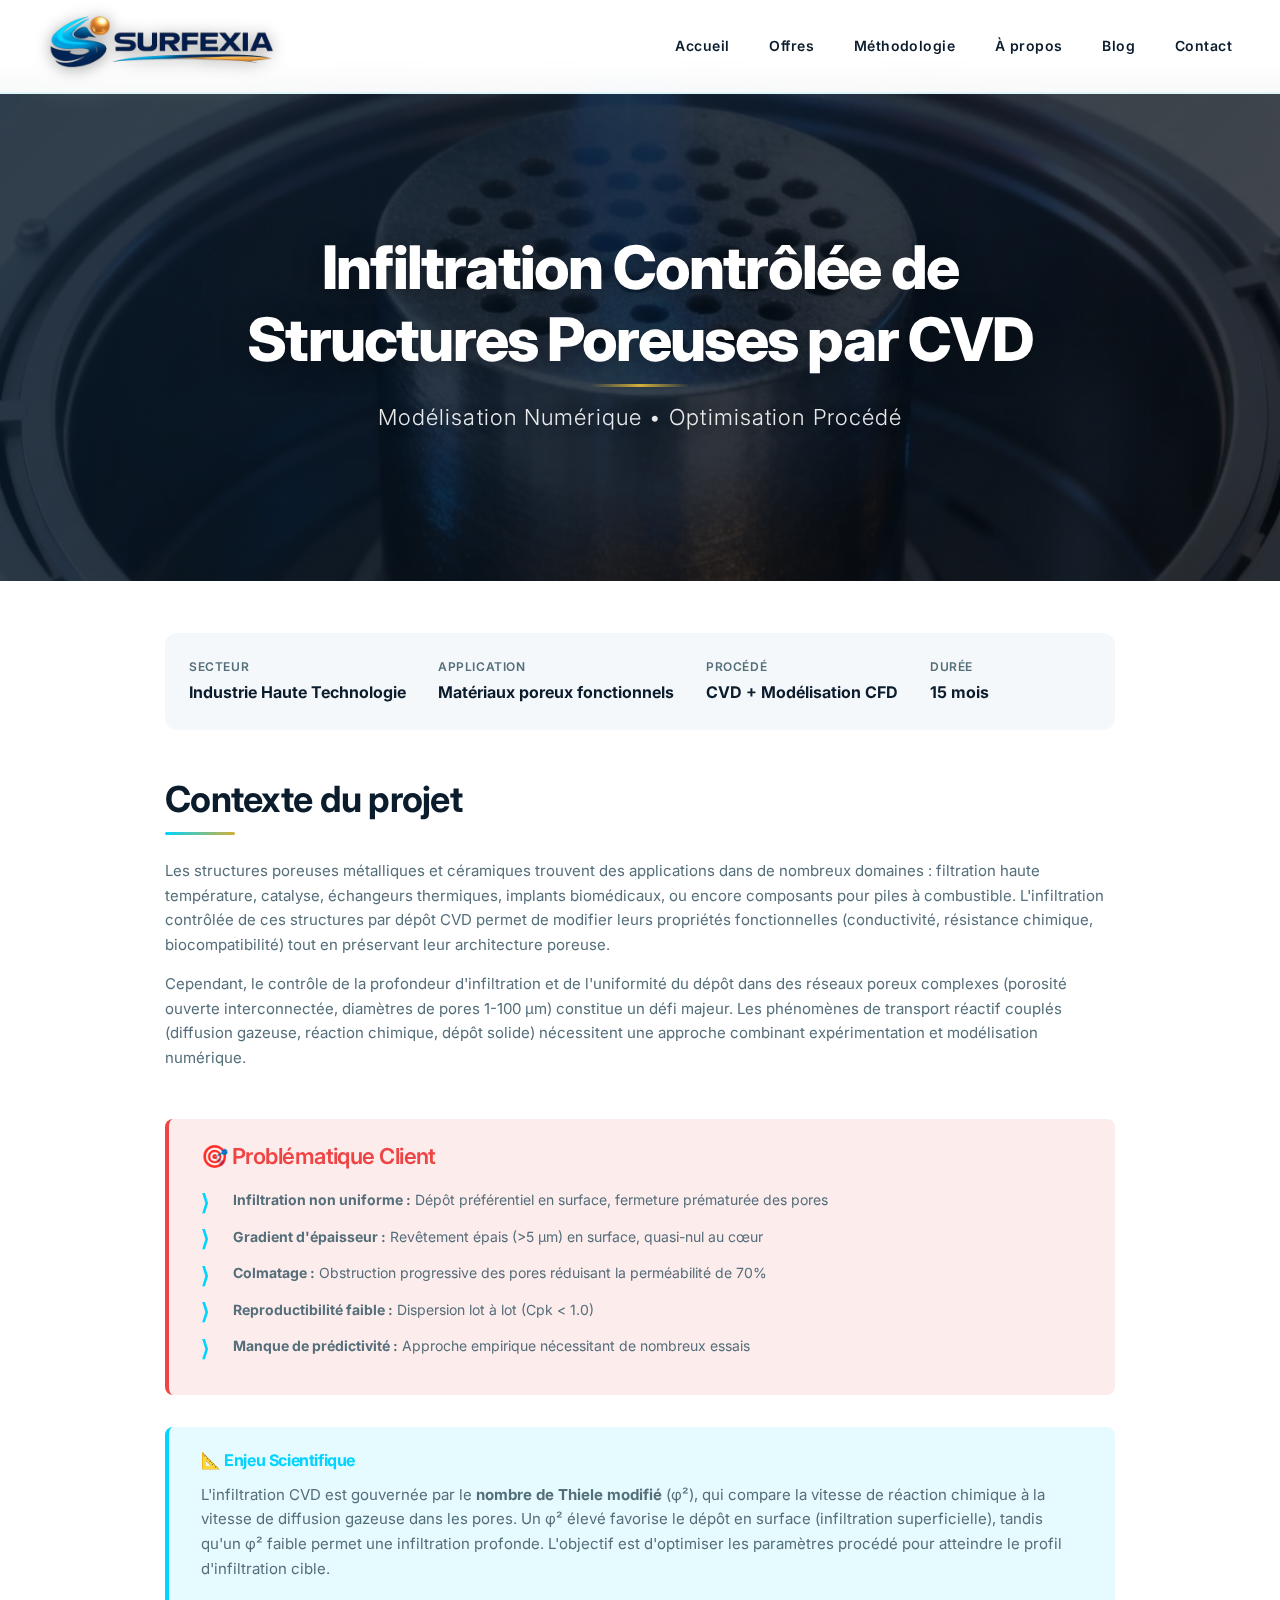
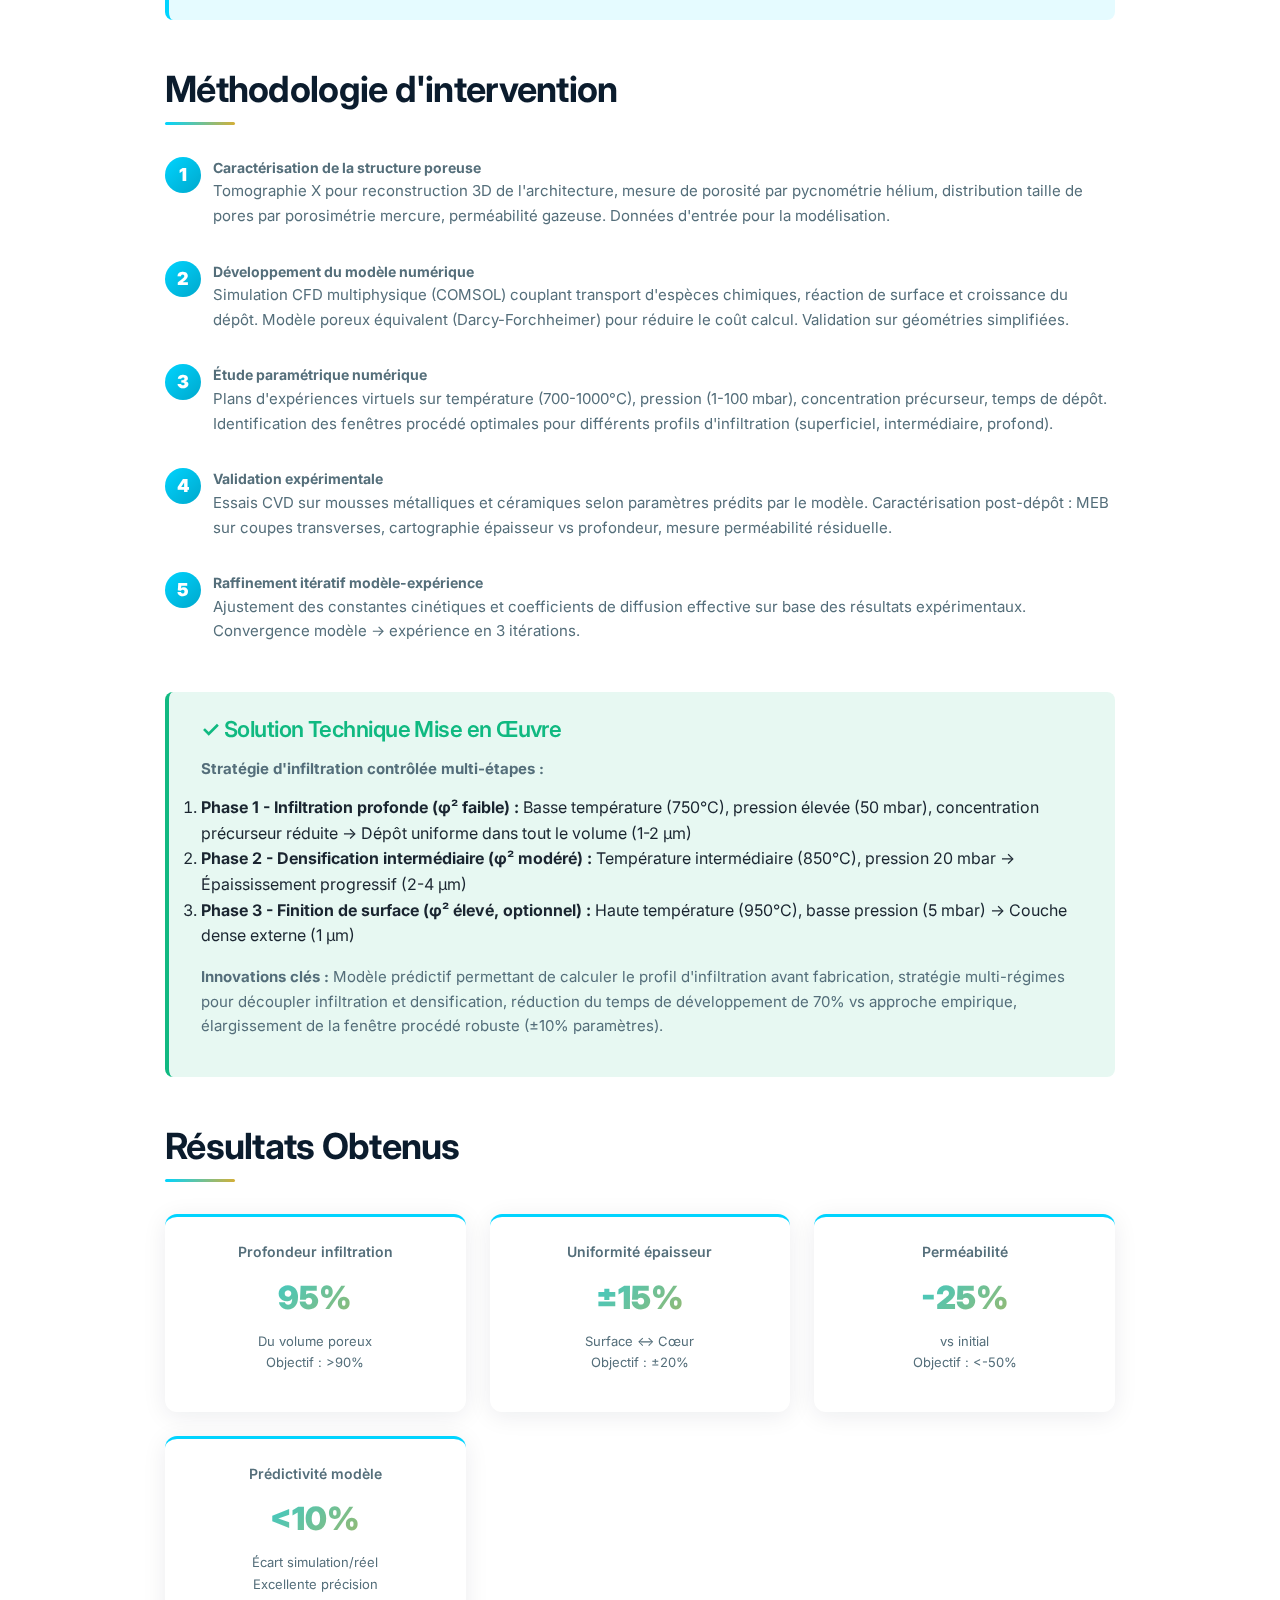
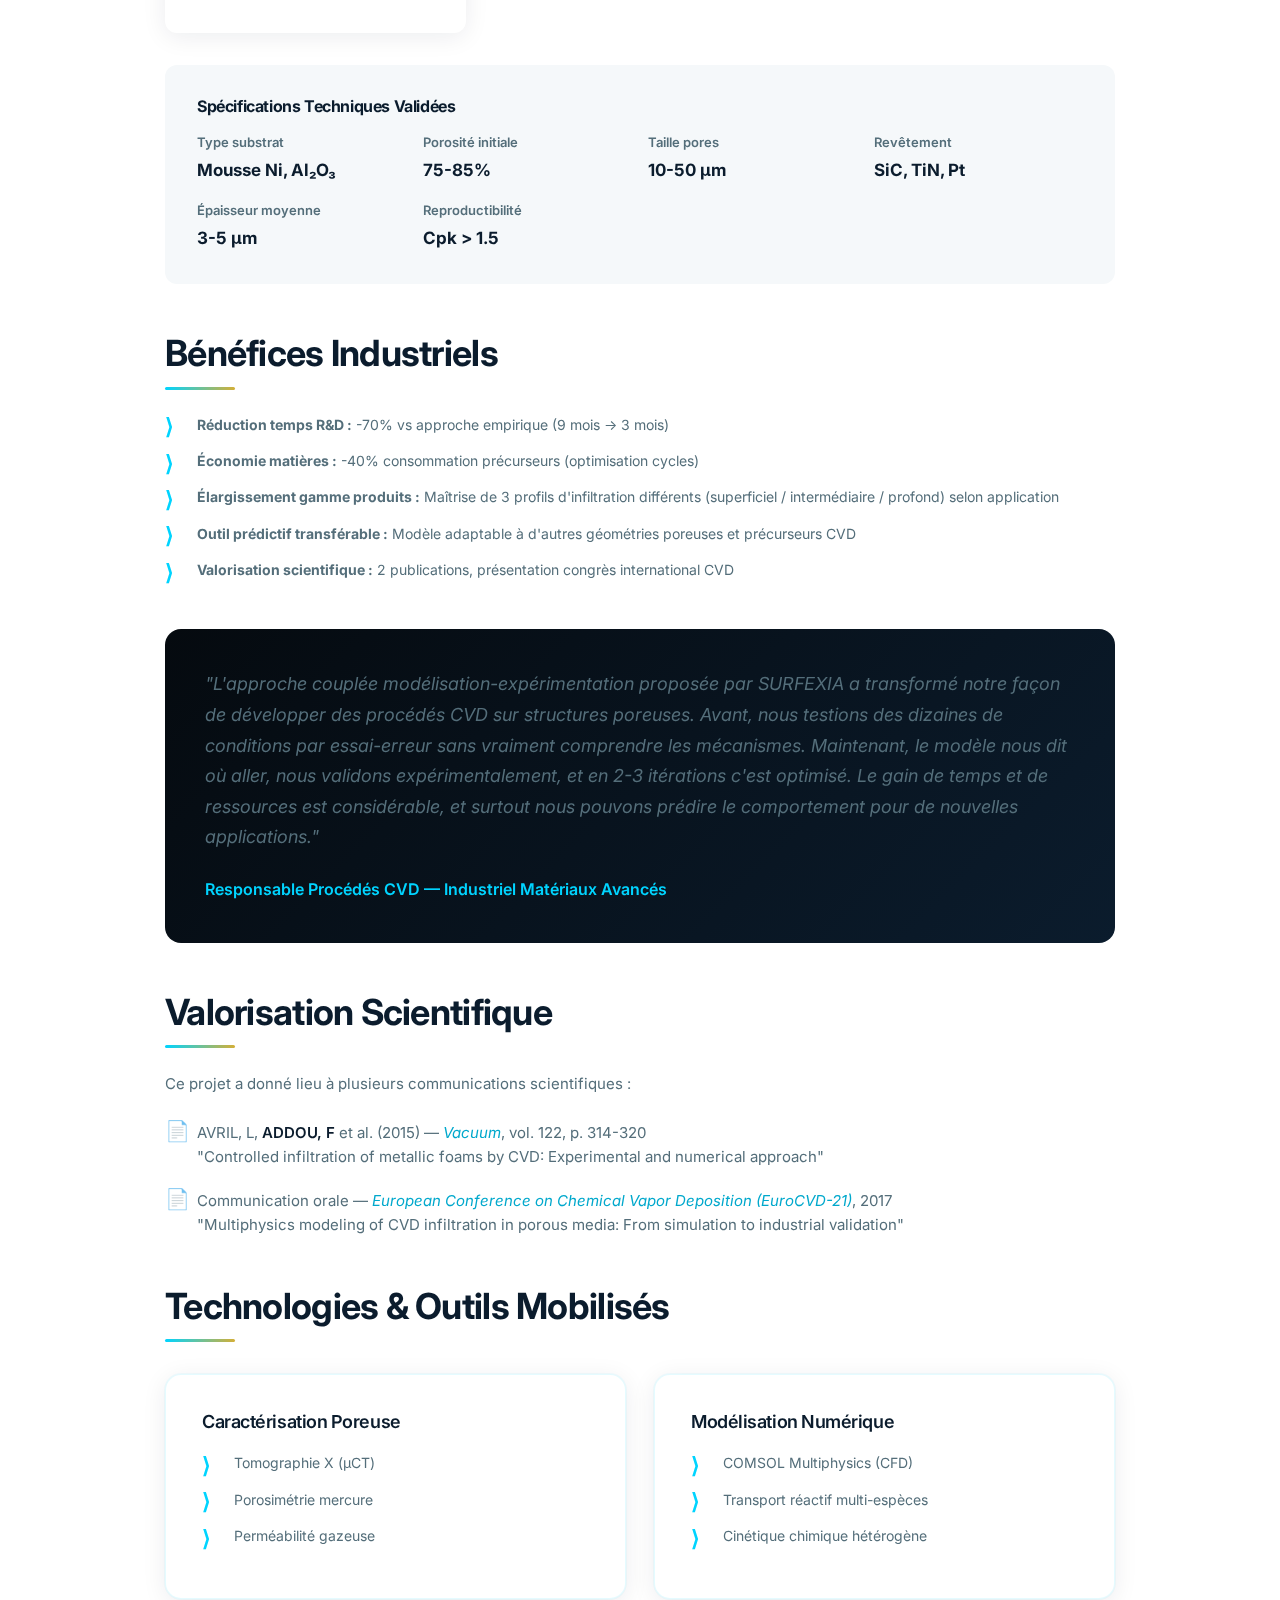
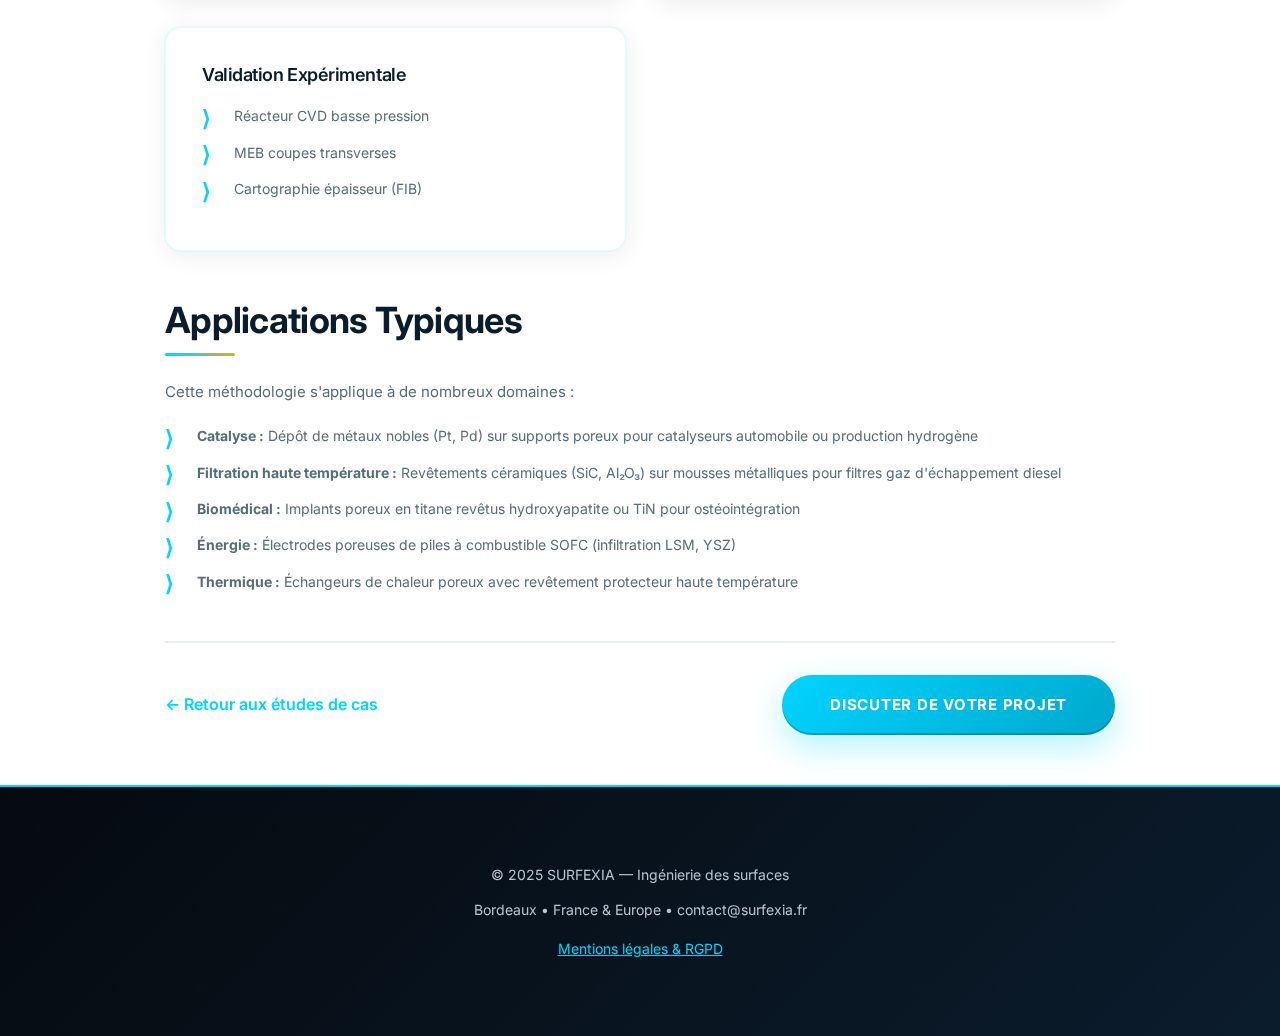
<file: etudes-de-cas/infiltration-cvd-structures-poreuses.html>
<!DOCTYPE html>
<html lang="fr">
<head>
  <meta charset="UTF-8">
  <meta name="viewport" content="width=device-width, initial-scale=1.0">
  <link rel="icon" type="image/png" sizes="32x32" href="../favicon.png">
  <link rel="apple-touch-icon" sizes="180x180" href="../apple-touch-icon.png">
  
  <!-- SEO -->
  <title>Infiltration CVD de Structures Poreuses - Modélisation & Optimisation | SURFEXIA</title>
  <meta name="description" content="Développement procédé infiltration CVD pour structures poreuses. Modélisation numérique, optimisation paramètres, contrôle profondeur infiltration. Étude de cas SURFEXIA.">
  <meta name="keywords" content="infiltration CVD poreuse, modélisation CVD, dépôt structures complexes, optimisation CVD, simulation procédés">
  <meta name="robots" content="index, follow">
  
  <!-- Open Graph -->
  <meta property="og:title" content="Infiltration CVD Structures Poreuses - Étude de Cas SURFEXIA">
  <meta property="og:description" content="Développement et modélisation de procédés d'infiltration CVD pour matériaux poreux.">
  <meta property="og:type" content="article">
  <meta property="og:url" content="https://www.surfexia.fr/etudes-de-cas/infiltration-cvd-structures-poreuses.html">
  
  <!-- Fonts -->
  <link rel="preconnect" href="https://fonts.googleapis.com">
  <link rel="preconnect" href="https://fonts.gstatic.com" crossorigin>
  <link href="https://fonts.googleapis.com/css2?family=Inter:wght@300;400;600;700;800;900&display=swap" rel="stylesheet">
  
  <!-- CSS -->
  <link rel="stylesheet" href="../style.css">
  
  <style>
    .case-study-content {
      max-width: 950px;
      margin: 0 auto;
    }
    
    .case-meta {
      display: flex;
      gap: 2rem;
      margin: 2rem 0;
      padding: 1.5rem;
      background: var(--light);
      border-radius: 12px;
      font-size: 0.875rem;
      flex-wrap: wrap;
    }
    
    .case-meta-item {
      display: flex;
      flex-direction: column;
    }
    
    .case-meta-label {
      color: var(--gray-600);
      font-weight: 600;
      margin-bottom: 0.25rem;
      text-transform: uppercase;
      font-size: 0.75rem;
      letter-spacing: 0.05em;
    }
    
    .case-meta-value {
      color: var(--primary);
      font-weight: 700;
      font-size: 1rem;
    }
    
    .case-section {
      margin: 3rem 0;
    }
    
    .case-section h2 {
      margin-bottom: 1.5rem;
    }
    
    .challenge-box {
      background: rgba(239, 68, 68, 0.1);
      border-left: 4px solid #ef4444;
      padding: 1.5rem 2rem;
      margin: 2rem 0;
      border-radius: 8px;
    }
    
    .challenge-box h3 {
      color: #ef4444;
      margin-top: 0;
      display: flex;
      align-items: center;
      gap: 0.5rem;
    }
    
    .solution-box {
      background: rgba(16, 185, 129, 0.1);
      border-left: 4px solid #10b981;
      padding: 1.5rem 2rem;
      margin: 2rem 0;
      border-radius: 8px;
    }
    
    .solution-box h3 {
      color: #10b981;
      margin-top: 0;
      display: flex;
      align-items: center;
      gap: 0.5rem;
    }
    
    .results-grid {
      display: grid;
      grid-template-columns: repeat(auto-fit, minmax(250px, 1fr));
      gap: 1.5rem;
      margin: 2rem 0;
    }
    
    .result-card {
      background: var(--white);
      padding: 1.5rem;
      border-radius: 12px;
      box-shadow: 0 4px 24px rgba(11, 28, 45, 0.08);
      text-align: center;
      border-top: 3px solid var(--accent);
    }
    
    .result-value {
      font-size: 2rem;
      font-weight: 900;
      color: var(--primary);
      margin: 0.5rem 0;
      background: linear-gradient(135deg, var(--accent) 0%, var(--gold) 100%);
      -webkit-background-clip: text;
      -webkit-text-fill-color: transparent;
      background-clip: text;
    }
    
    .result-label {
      color: var(--gray-600);
      font-size: 0.875rem;
      font-weight: 600;
    }
    
    .methodology-steps {
      counter-reset: step-counter;
      list-style: none;
      margin: 2rem 0;
    }
    
    .methodology-steps li {
      counter-increment: step-counter;
      padding-left: 3rem;
      position: relative;
      margin-bottom: 2rem;
    }
    
    .methodology-steps li::before {
      content: counter(step-counter);
      position: absolute;
      left: 0;
      top: 0;
      width: 36px;
      height: 36px;
      background: linear-gradient(135deg, var(--accent) 0%, var(--accent-dark) 100%);
      color: var(--white);
      border-radius: 50%;
      display: flex;
      align-items: center;
      justify-content: center;
      font-weight: 900;
      font-size: 1.125rem;
    }
    
    .testimonial {
      background: linear-gradient(135deg, var(--dark) 0%, var(--primary) 100%);
      color: var(--white);
      padding: 2.5rem;
      border-radius: 16px;
      margin: 3rem 0;
      position: relative;
      overflow: hidden;
    }
    
    .testimonial::before {
      content: """;
      position: absolute;
      top: 1rem;
      left: 1.5rem;
      font-size: 8rem;
      color: rgba(255, 255, 255, 0.1);
      line-height: 1;
      font-family: Georgia, serif;
    }
    
    .testimonial-text {
      position: relative;
      z-index: 1;
      font-size: 1.125rem;
      line-height: 1.7;
      font-style: italic;
      margin-bottom: 1.5rem;
    }
    
    .testimonial-author {
      position: relative;
      z-index: 1;
      font-weight: 600;
      color: var(--accent);
    }
    
    .technical-specs {
      background: var(--light);
      padding: 2rem;
      border-radius: 12px;
      margin: 2rem 0;
    }
    
    .technical-specs h4 {
      color: var(--primary);
      margin-top: 0;
      margin-bottom: 1rem;
    }
    
    .specs-grid {
      display: grid;
      grid-template-columns: repeat(auto-fit, minmax(200px, 1fr));
      gap: 1rem;
    }
    
    .spec-item {
      display: flex;
      flex-direction: column;
    }
    
    .spec-label {
      font-weight: 600;
      color: var(--gray-600);
      font-size: 0.8125rem;
      margin-bottom: 0.25rem;
    }
    
    .spec-value {
      color: var(--primary);
      font-weight: 700;
      font-size: 1.0625rem;
    }
    
    .info-box {
      background: rgba(0, 212, 255, 0.1);
      border-left: 4px solid var(--accent);
      padding: 1.5rem 2rem;
      margin: 2rem 0;
      border-radius: 8px;
    }
    
    .info-box h4 {
      color: var(--accent);
      margin-top: 0;
      margin-bottom: 0.75rem;
    }
  </style>
</head>

<body>

<!-- HEADER -->
<header class="site-header">
  <div class="nav-container">
    <div class="logo">
      <a href="../index.html">
        <img src="../images/logo.webp" alt="SURFEXIA - Ingénierie des surfaces">
      </a>
    </div>
    
    <nav class="nav-desktop">
      <a href="../index.html">Accueil</a>
      <a href="../offres.html">Offres</a>
      <a href="../methodologie.html">Méthodologie</a>
      <a href="../a-propos.html">À propos</a>
      <a href="../blog/index.html">Blog</a>
      <a href="../contact.html">Contact</a>
    </nav>
    
    <div class="burger" id="burger">
      <span></span>
      <span></span>
      <span></span>
    </div>
  </div>
  
  <nav class="nav-mobile" id="navMobile">
    <a href="../index.html">Accueil</a>
    <a href="../offres.html">Offres</a>
    <a href="../methodologie.html">Méthodologie</a>
    <a href="../a-propos.html">À propos</a>
    <a href="../blog/index.html">Blog</a>
    <a href="../contact.html">Contact</a>
  </nav>
</header>

<main>

<!-- HERO -->
<section class="hero hero-small">
  <img src="../images/infiltration.webp" 
       alt="Infiltration contrôlée de structures poreuses par procédés CVD"
       width="1600"
       height="700">
  <div class="hero-text reveal">
    <h1>Infiltration Contrôlée de Structures Poreuses par CVD</h1>
    <p>Modélisation Numérique • Optimisation Procédé</p>
  </div>
</section>

<!-- CONTENT -->
<section class="section reveal">
  <div class="container">
    <div class="case-study-content">
      
      <!-- META -->
      <div class="case-meta">
        <div class="case-meta-item">
          <span class="case-meta-label">Secteur</span>
          <span class="case-meta-value">Industrie Haute Technologie</span>
        </div>
        <div class="case-meta-item">
          <span class="case-meta-label">Application</span>
          <span class="case-meta-value">Matériaux poreux fonctionnels</span>
        </div>
        <div class="case-meta-item">
          <span class="case-meta-label">Procédé</span>
          <span class="case-meta-value">CVD + Modélisation CFD</span>
        </div>
        <div class="case-meta-item">
          <span class="case-meta-label">Durée</span>
          <span class="case-meta-value">15 mois</span>
        </div>
      </div>

      <!-- CONTEXTE -->
      <div class="case-section">
        <h2>Contexte du projet</h2>
        <p>
          Les structures poreuses métalliques et céramiques trouvent des applications dans 
          de nombreux domaines : filtration haute température, catalyse, échangeurs thermiques, 
          implants biomédicaux, ou encore composants pour piles à combustible. L'infiltration 
          contrôlée de ces structures par dépôt CVD permet de modifier leurs propriétés 
          fonctionnelles (conductivité, résistance chimique, biocompatibilité) tout en 
          préservant leur architecture poreuse.
        </p>
        <p>
          Cependant, le contrôle de la profondeur d'infiltration et de l'uniformité du 
          dépôt dans des réseaux poreux complexes (porosité ouverte interconnectée, 
          diamètres de pores 1-100 µm) constitue un défi majeur. Les phénomènes de 
          transport réactif couplés (diffusion gazeuse, réaction chimique, dépôt solide) 
          nécessitent une approche combinant expérimentation et modélisation numérique.
        </p>
      </div>

      <!-- PROBLÉMATIQUE -->
      <div class="challenge-box">
        <h3>🎯 Problématique Client</h3>
        <ul>
          <li><strong>Infiltration non uniforme :</strong> Dépôt préférentiel en surface, fermeture prématurée des pores</li>
          <li><strong>Gradient d'épaisseur :</strong> Revêtement épais (>5 µm) en surface, quasi-nul au cœur</li>
          <li><strong>Colmatage :</strong> Obstruction progressive des pores réduisant la perméabilité de 70%</li>
          <li><strong>Reproductibilité faible :</strong> Dispersion lot à lot (Cpk < 1.0)</li>
          <li><strong>Manque de prédictivité :</strong> Approche empirique nécessitant de nombreux essais</li>
        </ul>
      </div>

      <div class="info-box">
        <h4>📐 Enjeu Scientifique</h4>
        <p>
          L'infiltration CVD est gouvernée par le <strong>nombre de Thiele modifié</strong> 
          (φ²), qui compare la vitesse de réaction chimique à la vitesse de diffusion gazeuse 
          dans les pores. Un φ² élevé favorise le dépôt en surface (infiltration superficielle), 
          tandis qu'un φ² faible permet une infiltration profonde. L'objectif est d'optimiser 
          les paramètres procédé pour atteindre le profil d'infiltration cible.
        </p>
      </div>

      <!-- MÉTHODOLOGIE -->
      <div class="case-section">
        <h2>Méthodologie d'intervention</h2>
        <ul class="methodology-steps">
          <li>
            <strong>Caractérisation de la structure poreuse</strong>
            <p>Tomographie X pour reconstruction 3D de l'architecture, mesure de porosité 
            par pycnométrie hélium, distribution taille de pores par porosimétrie mercure, 
            perméabilité gazeuse. Données d'entrée pour la modélisation.</p>
          </li>
          <li>
            <strong>Développement du modèle numérique</strong>
            <p>Simulation CFD multiphysique (COMSOL) couplant transport d'espèces chimiques, 
            réaction de surface et croissance du dépôt. Modèle poreux équivalent (Darcy-Forchheimer) 
            pour réduire le coût calcul. Validation sur géométries simplifiées.</p>
          </li>
          <li>
            <strong>Étude paramétrique numérique</strong>
            <p>Plans d'expériences virtuels sur température (700-1000°C), pression (1-100 mbar), 
            concentration précurseur, temps de dépôt. Identification des fenêtres procédé 
            optimales pour différents profils d'infiltration (superficiel, intermédiaire, profond).</p>
          </li>
          <li>
            <strong>Validation expérimentale</strong>
            <p>Essais CVD sur mousses métalliques et céramiques selon paramètres prédits 
            par le modèle. Caractérisation post-dépôt : MEB sur coupes transverses, 
            cartographie épaisseur vs profondeur, mesure perméabilité résiduelle.</p>
          </li>
          <li>
            <strong>Raffinement itératif modèle-expérience</strong>
            <p>Ajustement des constantes cinétiques et coefficients de diffusion effective 
            sur base des résultats expérimentaux. Convergence modèle → expérience en 3 itérations.</p>
          </li>
        </ul>
      </div>

      <!-- SOLUTION -->
      <div class="solution-box">
        <h3>✓ Solution Technique Mise en Œuvre</h3>
        <p><strong>Stratégie d'infiltration contrôlée multi-étapes :</strong></p>
        <ol>
          <li><strong>Phase 1 - Infiltration profonde (φ² faible) :</strong> Basse température 
          (750°C), pression élevée (50 mbar), concentration précurseur réduite → Dépôt uniforme 
          dans tout le volume (1-2 µm)</li>
          <li><strong>Phase 2 - Densification intermédiaire (φ² modéré) :</strong> Température 
          intermédiaire (850°C), pression 20 mbar → Épaississement progressif (2-4 µm)</li>
          <li><strong>Phase 3 - Finition de surface (φ² élevé, optionnel) :</strong> Haute 
          température (950°C), basse pression (5 mbar) → Couche dense externe (1 µm)</li>
        </ol>
        <p style="margin-top: 1rem;">
          <strong>Innovations clés :</strong> Modèle prédictif permettant de calculer le 
          profil d'infiltration avant fabrication, stratégie multi-régimes pour découpler 
          infiltration et densification, réduction du temps de développement de 70% vs approche 
          empirique, élargissement de la fenêtre procédé robuste (±10% paramètres).
        </p>
      </div>

      <!-- RÉSULTATS -->
      <div class="case-section">
        <h2>Résultats Obtenus</h2>
        <div class="results-grid">
          <div class="result-card">
            <div class="result-label">Profondeur infiltration</div>
            <div class="result-value">95%</div>
            <p style="font-size: 0.8125rem; color: var(--gray-600); margin-top: 0.5rem;">
              Du volume poreux<br>Objectif : >90%
            </p>
          </div>
          <div class="result-card">
            <div class="result-label">Uniformité épaisseur</div>
            <div class="result-value">±15%</div>
            <p style="font-size: 0.8125rem; color: var(--gray-600); margin-top: 0.5rem;">
              Surface ↔ Cœur<br>Objectif : ±20%
            </p>
          </div>
          <div class="result-card">
            <div class="result-label">Perméabilité</div>
            <div class="result-value">-25%</div>
            <p style="font-size: 0.8125rem; color: var(--gray-600); margin-top: 0.5rem;">
              vs initial<br>Objectif : <-50%
            </p>
          </div>
          <div class="result-card">
            <div class="result-label">Prédictivité modèle</div>
            <div class="result-value"><10%</div>
            <p style="font-size: 0.8125rem; color: var(--gray-600); margin-top: 0.5rem;">
              Écart simulation/réel<br>Excellente précision
            </p>
          </div>
        </div>

        <div class="technical-specs">
          <h4>Spécifications Techniques Validées</h4>
          <div class="specs-grid">
            <div class="spec-item">
              <span class="spec-label">Type substrat</span>
              <span class="spec-value">Mousse Ni, Al₂O₃</span>
            </div>
            <div class="spec-item">
              <span class="spec-label">Porosité initiale</span>
              <span class="spec-value">75-85%</span>
            </div>
            <div class="spec-item">
              <span class="spec-label">Taille pores</span>
              <span class="spec-value">10-50 µm</span>
            </div>
            <div class="spec-item">
              <span class="spec-label">Revêtement</span>
              <span class="spec-value">SiC, TiN, Pt</span>
            </div>
            <div class="spec-item">
              <span class="spec-label">Épaisseur moyenne</span>
              <span class="spec-value">3-5 µm</span>
            </div>
            <div class="spec-item">
              <span class="spec-label">Reproductibilité</span>
              <span class="spec-value">Cpk > 1.5</span>
            </div>
          </div>
        </div>
      </div>

      <!-- BÉNÉFICES -->
      <div class="case-section">
        <h2>Bénéfices Industriels</h2>
        <ul>
          <li><strong>Réduction temps R&D :</strong> -70% vs approche empirique (9 mois → 3 mois)</li>
          <li><strong>Économie matières :</strong> -40% consommation précurseurs (optimisation cycles)</li>
          <li><strong>Élargissement gamme produits :</strong> Maîtrise de 3 profils d'infiltration 
          différents (superficiel / intermédiaire / profond) selon application</li>
          <li><strong>Outil prédictif transférable :</strong> Modèle adaptable à d'autres 
          géométries poreuses et précurseurs CVD</li>
          <li><strong>Valorisation scientifique :</strong> 2 publications, présentation congrès 
          international CVD</li>
        </ul>
      </div>

      <!-- TÉMOIGNAGE -->
      <div class="testimonial">
        <p class="testimonial-text">
          "L'approche couplée modélisation-expérimentation proposée par SURFEXIA a transformé 
          notre façon de développer des procédés CVD sur structures poreuses. Avant, nous 
          testions des dizaines de conditions par essai-erreur sans vraiment comprendre les 
          mécanismes. Maintenant, le modèle nous dit où aller, nous validons expérimentalement, 
          et en 2-3 itérations c'est optimisé. Le gain de temps et de ressources est considérable, 
          et surtout nous pouvons prédire le comportement pour de nouvelles applications."
        </p>
        <div class="testimonial-author">
          Responsable Procédés CVD — Industriel Matériaux Avancés
        </div>
      </div>

      <!-- PUBLICATIONS -->
      <div class="case-section">
        <h2>Valorisation Scientifique</h2>
        <p>Ce projet a donné lieu à plusieurs communications scientifiques :</p>
        <ul class="publications">
          <li>
            AVRIL, L, <strong>ADDOU, F</strong> et al. (2015) — <em>Vacuum</em>, vol. 122, p. 314-320<br>
            "Controlled infiltration of metallic foams by CVD: Experimental and numerical approach"
          </li>
          <li>
            Communication orale — <em>European Conference on Chemical Vapor Deposition (EuroCVD-21)</em>, 2017<br>
            "Multiphysics modeling of CVD infiltration in porous media: From simulation to industrial validation"
          </li>
        </ul>
      </div>

      <!-- TECHNOLOGIES -->
      <div class="case-section">
        <h2>Technologies & Outils Mobilisés</h2>
        <div class="cards">
          <article class="card offer-card">
            <h3>Caractérisation Poreuse</h3>
            <ul>
              <li>Tomographie X (µCT)</li>
              <li>Porosimétrie mercure</li>
              <li>Perméabilité gazeuse</li>
            </ul>
          </article>
          <article class="card offer-card">
            <h3>Modélisation Numérique</h3>
            <ul>
              <li>COMSOL Multiphysics (CFD)</li>
              <li>Transport réactif multi-espèces</li>
              <li>Cinétique chimique hétérogène</li>
            </ul>
          </article>
          <article class="card offer-card">
            <h3>Validation Expérimentale</h3>
            <ul>
              <li>Réacteur CVD basse pression</li>
              <li>MEB coupes transverses</li>
              <li>Cartographie épaisseur (FIB)</li>
            </ul>
          </article>
        </div>
      </div>

      <!-- APPLICATIONS -->
      <div class="case-section">
        <h2>Applications Typiques</h2>
        <p>Cette méthodologie s'applique à de nombreux domaines :</p>
        <ul>
          <li><strong>Catalyse :</strong> Dépôt de métaux nobles (Pt, Pd) sur supports poreux 
          pour catalyseurs automobile ou production hydrogène</li>
          <li><strong>Filtration haute température :</strong> Revêtements céramiques (SiC, Al₂O₃) 
          sur mousses métalliques pour filtres gaz d'échappement diesel</li>
          <li><strong>Biomédical :</strong> Implants poreux en titane revêtus hydroxyapatite 
          ou TiN pour ostéointégration</li>
          <li><strong>Énergie :</strong> Électrodes poreuses de piles à combustible SOFC 
          (infiltration LSM, YSZ)</li>
          <li><strong>Thermique :</strong> Échangeurs de chaleur poreux avec revêtement 
          protecteur haute température</li>
        </ul>
      </div>

      <!-- NAVIGATION -->
      <div style="margin-top: 3rem; padding-top: 2rem; border-top: 2px solid var(--gray-100); display: flex; justify-content: space-between; align-items: center;">
        <a href="../index.html#cases" style="color: var(--accent); font-weight: 600; text-decoration: none;">
          ← Retour aux études de cas
        </a>
        <a href="../contact.html" class="btn-primary">Discuter de votre projet</a>
      </div>

    </div>
  </div>
</section>

</main>

<!-- FOOTER -->
<footer>
  <p>© 2025 SURFEXIA — Ingénierie des surfaces</p>
  <p>Bordeaux • France & Europe • contact@surfexia.fr</p>
  <p style="margin-top: 1rem;">
    <a href="../mentions-legales.html" style="color: var(--accent); text-decoration: underline;">
      Mentions légales & RGPD
    </a>
  </p>
</footer>

<!-- JAVASCRIPT -->
<script src="../script.js"></script>

</body>
</html>
</file>
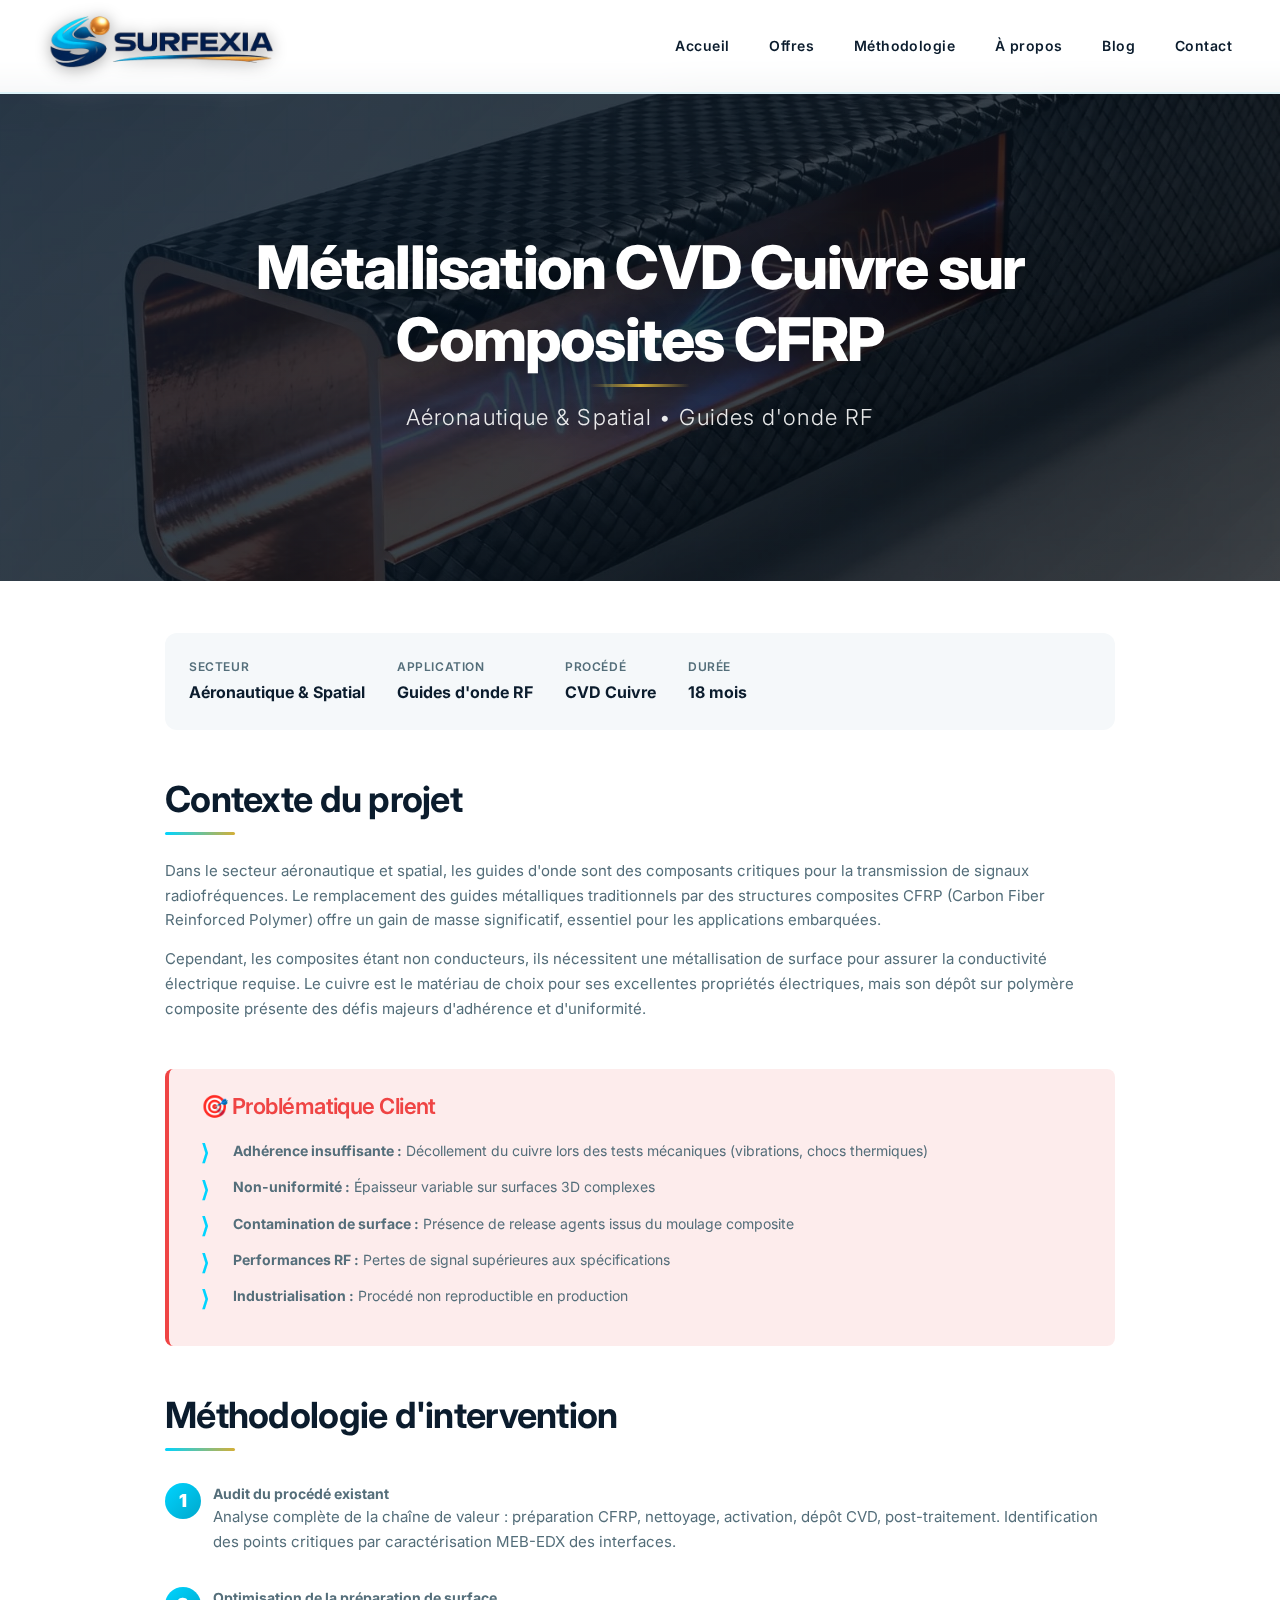
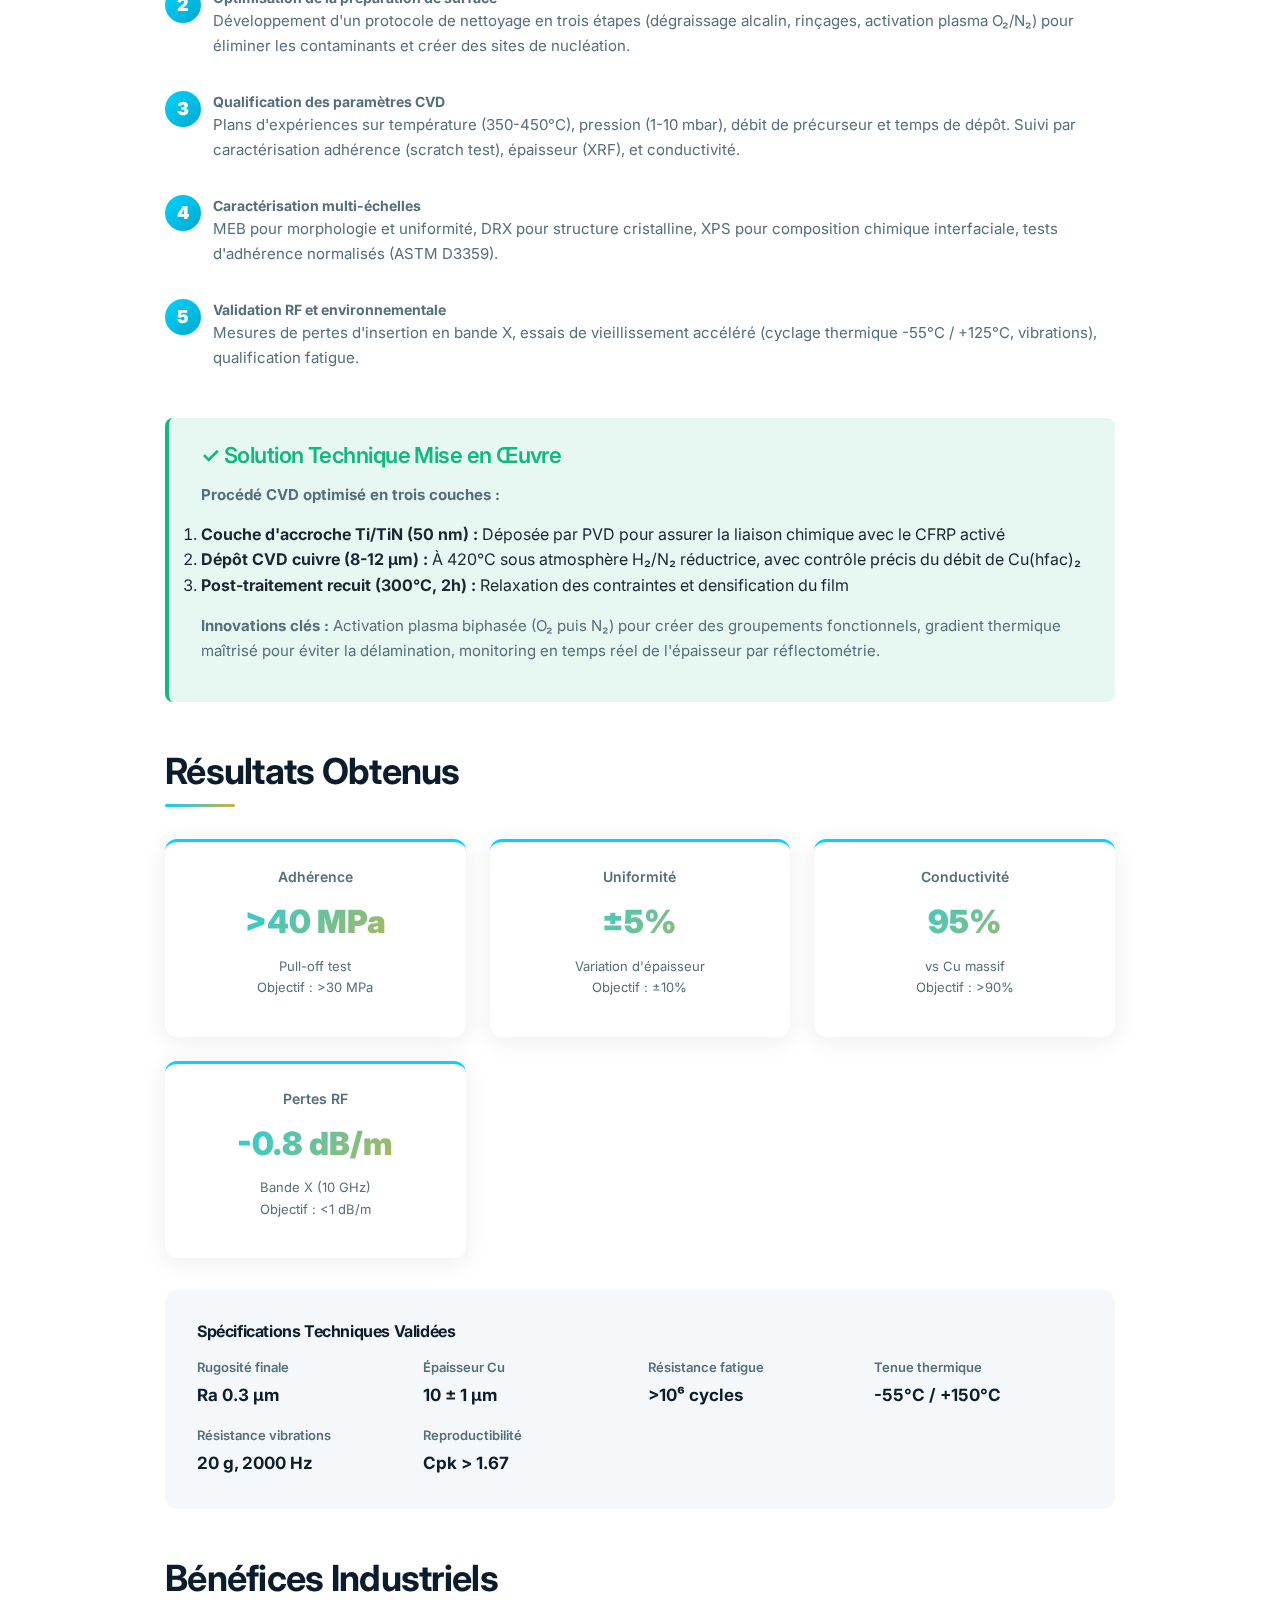
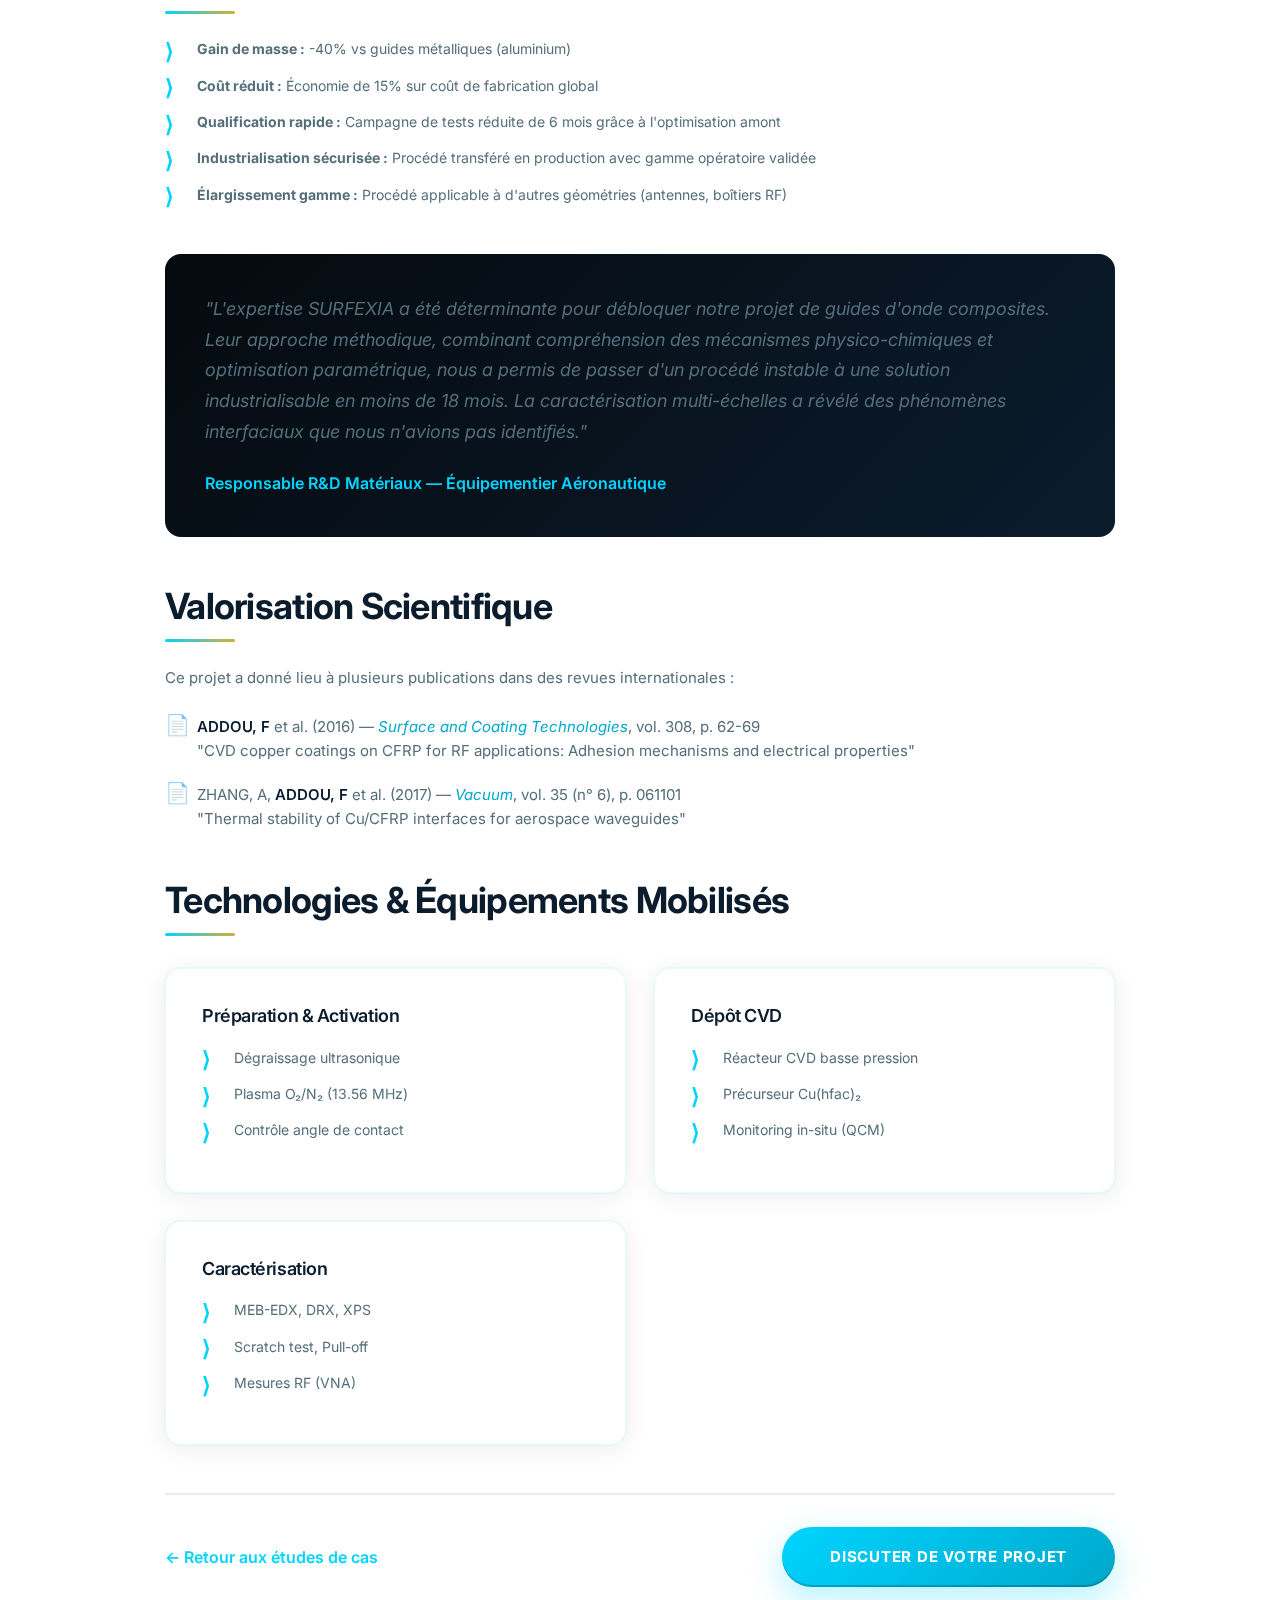
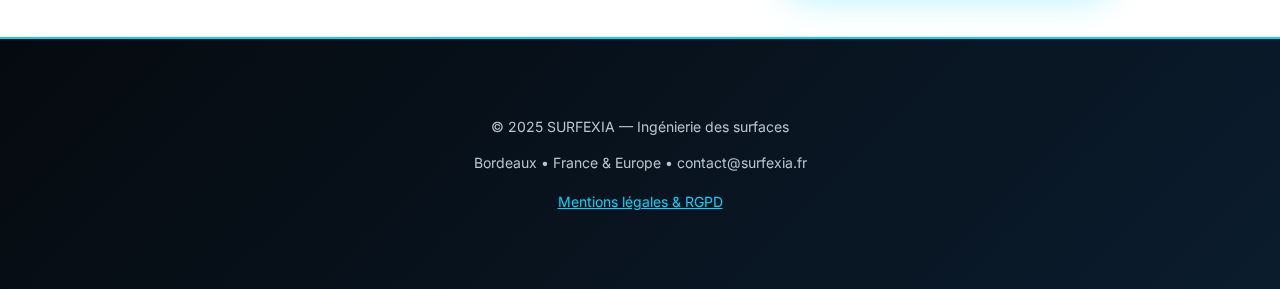
<file: etudes-de-cas/metallisation-cvd-cuivre-cfrp.html>
<!DOCTYPE html>
<html lang="fr">
<head>
  <meta charset="UTF-8">
  <meta name="viewport" content="width=device-width, initial-scale=1.0">
  <link rel="icon" type="image/png" sizes="32x32" href="../favicon.png">
  <link rel="apple-touch-icon" sizes="180x180" href="../apple-touch-icon.png">
  
  <!-- SEO -->
  <title>Métallisation CVD Cuivre sur Composites CFRP - Aéronautique | SURFEXIA</title>
  <meta name="description" content="Développement procédé CVD cuivre sur CFRP pour guides d'onde aéronautiques. Optimisation adhérence, conductivité électrique, validation RF. Étude de cas SURFEXIA.">
  <meta name="keywords" content="métallisation CVD composites, CVD cuivre CFRP, guide onde composite, adhérence polymère cuivre, aéronautique spatial">
  <meta name="robots" content="index, follow">
  
  <!-- Open Graph -->
  <meta property="og:title" content="Métallisation CVD Cuivre CFRP - Étude de Cas SURFEXIA">
  <meta property="og:description" content="Développement CVD cuivre sur composites pour applications aéronautiques critiques.">
  <meta property="og:type" content="article">
  <meta property="og:url" content="https://www.surfexia.fr/etudes-de-cas/metallisation-cvd-cuivre-cfrp.html">
  
  <!-- Fonts -->
  <link rel="preconnect" href="https://fonts.googleapis.com">
  <link rel="preconnect" href="https://fonts.gstatic.com" crossorigin>
  <link href="https://fonts.googleapis.com/css2?family=Inter:wght@300;400;600;700;800;900&display=swap" rel="stylesheet">
  
  <!-- CSS -->
  <link rel="stylesheet" href="../style.css">
  
  <style>
    .case-study-content {
      max-width: 950px;
      margin: 0 auto;
    }
    
    .case-meta {
      display: flex;
      gap: 2rem;
      margin: 2rem 0;
      padding: 1.5rem;
      background: var(--light);
      border-radius: 12px;
      font-size: 0.875rem;
      flex-wrap: wrap;
    }
    
    .case-meta-item {
      display: flex;
      flex-direction: column;
    }
    
    .case-meta-label {
      color: var(--gray-600);
      font-weight: 600;
      margin-bottom: 0.25rem;
      text-transform: uppercase;
      font-size: 0.75rem;
      letter-spacing: 0.05em;
    }
    
    .case-meta-value {
      color: var(--primary);
      font-weight: 700;
      font-size: 1rem;
    }
    
    .case-section {
      margin: 3rem 0;
    }
    
    .case-section h2 {
      margin-bottom: 1.5rem;
    }
    
    .challenge-box {
      background: rgba(239, 68, 68, 0.1);
      border-left: 4px solid #ef4444;
      padding: 1.5rem 2rem;
      margin: 2rem 0;
      border-radius: 8px;
    }
    
    .challenge-box h3 {
      color: #ef4444;
      margin-top: 0;
      display: flex;
      align-items: center;
      gap: 0.5rem;
    }
    
    .solution-box {
      background: rgba(16, 185, 129, 0.1);
      border-left: 4px solid #10b981;
      padding: 1.5rem 2rem;
      margin: 2rem 0;
      border-radius: 8px;
    }
    
    .solution-box h3 {
      color: #10b981;
      margin-top: 0;
      display: flex;
      align-items: center;
      gap: 0.5rem;
    }
    
    .results-grid {
      display: grid;
      grid-template-columns: repeat(auto-fit, minmax(250px, 1fr));
      gap: 1.5rem;
      margin: 2rem 0;
    }
    
    .result-card {
      background: var(--white);
      padding: 1.5rem;
      border-radius: 12px;
      box-shadow: 0 4px 24px rgba(11, 28, 45, 0.08);
      text-align: center;
      border-top: 3px solid var(--accent);
    }
    
    .result-value {
      font-size: 2rem;
      font-weight: 900;
      color: var(--primary);
      margin: 0.5rem 0;
      background: linear-gradient(135deg, var(--accent) 0%, var(--gold) 100%);
      -webkit-background-clip: text;
      -webkit-text-fill-color: transparent;
      background-clip: text;
    }
    
    .result-label {
      color: var(--gray-600);
      font-size: 0.875rem;
      font-weight: 600;
    }
    
    .methodology-steps {
      counter-reset: step-counter;
      list-style: none;
      margin: 2rem 0;
    }
    
    .methodology-steps li {
      counter-increment: step-counter;
      padding-left: 3rem;
      position: relative;
      margin-bottom: 2rem;
    }
    
    .methodology-steps li::before {
      content: counter(step-counter);
      position: absolute;
      left: 0;
      top: 0;
      width: 36px;
      height: 36px;
      background: linear-gradient(135deg, var(--accent) 0%, var(--accent-dark) 100%);
      color: var(--white);
      border-radius: 50%;
      display: flex;
      align-items: center;
      justify-content: center;
      font-weight: 900;
      font-size: 1.125rem;
    }
    
    .testimonial {
      background: linear-gradient(135deg, var(--dark) 0%, var(--primary) 100%);
      color: var(--white);
      padding: 2.5rem;
      border-radius: 16px;
      margin: 3rem 0;
      position: relative;
      overflow: hidden;
    }
    
    .testimonial::before {
      content: """;
      position: absolute;
      top: 1rem;
      left: 1.5rem;
      font-size: 8rem;
      color: rgba(255, 255, 255, 0.1);
      line-height: 1;
      font-family: Georgia, serif;
    }
    
    .testimonial-text {
      position: relative;
      z-index: 1;
      font-size: 1.125rem;
      line-height: 1.7;
      font-style: italic;
      margin-bottom: 1.5rem;
    }
    
    .testimonial-author {
      position: relative;
      z-index: 1;
      font-weight: 600;
      color: var(--accent);
    }
    
    .technical-specs {
      background: var(--light);
      padding: 2rem;
      border-radius: 12px;
      margin: 2rem 0;
    }
    
    .technical-specs h4 {
      color: var(--primary);
      margin-top: 0;
      margin-bottom: 1rem;
    }
    
    .specs-grid {
      display: grid;
      grid-template-columns: repeat(auto-fit, minmax(200px, 1fr));
      gap: 1rem;
    }
    
    .spec-item {
      display: flex;
      flex-direction: column;
    }
    
    .spec-label {
      font-weight: 600;
      color: var(--gray-600);
      font-size: 0.8125rem;
      margin-bottom: 0.25rem;
    }
    
    .spec-value {
      color: var(--primary);
      font-weight: 700;
      font-size: 1.0625rem;
    }
  </style>
</head>

<body>

<!-- HEADER -->
<header class="site-header">
  <div class="nav-container">
    <div class="logo">
      <a href="../index.html">
        <img src="../images/logo.webp" alt="SURFEXIA - Ingénierie des surfaces">
      </a>
    </div>
    
    <nav class="nav-desktop">
      <a href="../index.html">Accueil</a>
      <a href="../offres.html">Offres</a>
      <a href="../methodologie.html">Méthodologie</a>
      <a href="../a-propos.html">À propos</a>
      <a href="../blog/index.html">Blog</a>
      <a href="../contact.html">Contact</a>
    </nav>
    
    <div class="burger" id="burger">
      <span></span>
      <span></span>
      <span></span>
    </div>
  </div>
  
  <nav class="nav-mobile" id="navMobile">
    <a href="../index.html">Accueil</a>
    <a href="../offres.html">Offres</a>
    <a href="../methodologie.html">Méthodologie</a>
    <a href="../a-propos.html">À propos</a>
    <a href="../blog/index.html">Blog</a>
    <a href="../contact.html">Contact</a>
  </nav>
</header>

<main>

<!-- HERO -->
<section class="hero hero-small">
  <img src="../images/case-cvd-copper-cfrp.webp" 
       alt="Métallisation CVD cuivre sur composite CFRP - Aéronautique"
       width="1600"
       height="700">
  <div class="hero-text reveal">
    <h1>Métallisation CVD Cuivre sur Composites CFRP</h1>
    <p>Aéronautique & Spatial • Guides d'onde RF</p>
  </div>
</section>

<!-- CONTENT -->
<section class="section reveal">
  <div class="container">
    <div class="case-study-content">
      
      <!-- META -->
      <div class="case-meta">
        <div class="case-meta-item">
          <span class="case-meta-label">Secteur</span>
          <span class="case-meta-value">Aéronautique & Spatial</span>
        </div>
        <div class="case-meta-item">
          <span class="case-meta-label">Application</span>
          <span class="case-meta-value">Guides d'onde RF</span>
        </div>
        <div class="case-meta-item">
          <span class="case-meta-label">Procédé</span>
          <span class="case-meta-value">CVD Cuivre</span>
        </div>
        <div class="case-meta-item">
          <span class="case-meta-label">Durée</span>
          <span class="case-meta-value">18 mois</span>
        </div>
      </div>

      <!-- CONTEXTE -->
      <div class="case-section">
        <h2>Contexte du projet</h2>
        <p>
          Dans le secteur aéronautique et spatial, les guides d'onde sont des composants critiques 
          pour la transmission de signaux radiofréquences. Le remplacement des guides métalliques 
          traditionnels par des structures composites CFRP (Carbon Fiber Reinforced Polymer) offre 
          un gain de masse significatif, essentiel pour les applications embarquées.
        </p>
        <p>
          Cependant, les composites étant non conducteurs, ils nécessitent une métallisation de 
          surface pour assurer la conductivité électrique requise. Le cuivre est le matériau de 
          choix pour ses excellentes propriétés électriques, mais son dépôt sur polymère composite 
          présente des défis majeurs d'adhérence et d'uniformité.
        </p>
      </div>

      <!-- PROBLÉMATIQUE -->
      <div class="challenge-box">
        <h3>🎯 Problématique Client</h3>
        <ul>
          <li><strong>Adhérence insuffisante :</strong> Décollement du cuivre lors des tests mécaniques (vibrations, chocs thermiques)</li>
          <li><strong>Non-uniformité :</strong> Épaisseur variable sur surfaces 3D complexes</li>
          <li><strong>Contamination de surface :</strong> Présence de release agents issus du moulage composite</li>
          <li><strong>Performances RF :</strong> Pertes de signal supérieures aux spécifications</li>
          <li><strong>Industrialisation :</strong> Procédé non reproductible en production</li>
        </ul>
      </div>

      <!-- MÉTHODOLOGIE -->
      <div class="case-section">
        <h2>Méthodologie d'intervention</h2>
        <ul class="methodology-steps">
          <li>
            <strong>Audit du procédé existant</strong>
            <p>Analyse complète de la chaîne de valeur : préparation CFRP, nettoyage, activation, 
            dépôt CVD, post-traitement. Identification des points critiques par caractérisation 
            MEB-EDX des interfaces.</p>
          </li>
          <li>
            <strong>Optimisation de la préparation de surface</strong>
            <p>Développement d'un protocole de nettoyage en trois étapes (dégraissage alcalin, 
            rinçages, activation plasma O₂/N₂) pour éliminer les contaminants et créer des sites 
            de nucléation.</p>
          </li>
          <li>
            <strong>Qualification des paramètres CVD</strong>
            <p>Plans d'expériences sur température (350-450°C), pression (1-10 mbar), débit de 
            précurseur et temps de dépôt. Suivi par caractérisation adhérence (scratch test), 
            épaisseur (XRF), et conductivité.</p>
          </li>
          <li>
            <strong>Caractérisation multi-échelles</strong>
            <p>MEB pour morphologie et uniformité, DRX pour structure cristalline, XPS pour 
            composition chimique interfaciale, tests d'adhérence normalisés (ASTM D3359).</p>
          </li>
          <li>
            <strong>Validation RF et environnementale</strong>
            <p>Mesures de pertes d'insertion en bande X, essais de vieillissement accéléré 
            (cyclage thermique -55°C / +125°C, vibrations), qualification fatigue.</p>
          </li>
        </ul>
      </div>

      <!-- SOLUTION -->
      <div class="solution-box">
        <h3>✓ Solution Technique Mise en Œuvre</h3>
        <p><strong>Procédé CVD optimisé en trois couches :</strong></p>
        <ol>
          <li><strong>Couche d'accroche Ti/TiN (50 nm) :</strong> Déposée par PVD pour assurer 
          la liaison chimique avec le CFRP activé</li>
          <li><strong>Dépôt CVD cuivre (8-12 µm) :</strong> À 420°C sous atmosphère H₂/N₂ réductrice, 
          avec contrôle précis du débit de Cu(hfac)₂</li>
          <li><strong>Post-traitement recuit (300°C, 2h) :</strong> Relaxation des contraintes 
          et densification du film</li>
        </ol>
        <p style="margin-top: 1rem;">
          <strong>Innovations clés :</strong> Activation plasma biphasée (O₂ puis N₂) pour créer 
          des groupements fonctionnels, gradient thermique maîtrisé pour éviter la délamination, 
          monitoring en temps réel de l'épaisseur par réflectométrie.
        </p>
      </div>

      <!-- RÉSULTATS -->
      <div class="case-section">
        <h2>Résultats Obtenus</h2>
        <div class="results-grid">
          <div class="result-card">
            <div class="result-label">Adhérence</div>
            <div class="result-value">>40 MPa</div>
            <p style="font-size: 0.8125rem; color: var(--gray-600); margin-top: 0.5rem;">
              Pull-off test<br>Objectif : >30 MPa
            </p>
          </div>
          <div class="result-card">
            <div class="result-label">Uniformité</div>
            <div class="result-value">±5%</div>
            <p style="font-size: 0.8125rem; color: var(--gray-600); margin-top: 0.5rem;">
              Variation d'épaisseur<br>Objectif : ±10%
            </p>
          </div>
          <div class="result-card">
            <div class="result-label">Conductivité</div>
            <div class="result-value">95%</div>
            <p style="font-size: 0.8125rem; color: var(--gray-600); margin-top: 0.5rem;">
              vs Cu massif<br>Objectif : >90%
            </p>
          </div>
          <div class="result-card">
            <div class="result-label">Pertes RF</div>
            <div class="result-value">-0.8 dB/m</div>
            <p style="font-size: 0.8125rem; color: var(--gray-600); margin-top: 0.5rem;">
              Bande X (10 GHz)<br>Objectif : <1 dB/m
            </p>
          </div>
        </div>

        <div class="technical-specs">
          <h4>Spécifications Techniques Validées</h4>
          <div class="specs-grid">
            <div class="spec-item">
              <span class="spec-label">Rugosité finale</span>
              <span class="spec-value">Ra 0.3 µm</span>
            </div>
            <div class="spec-item">
              <span class="spec-label">Épaisseur Cu</span>
              <span class="spec-value">10 ± 1 µm</span>
            </div>
            <div class="spec-item">
              <span class="spec-label">Résistance fatigue</span>
              <span class="spec-value">>10⁶ cycles</span>
            </div>
            <div class="spec-item">
              <span class="spec-label">Tenue thermique</span>
              <span class="spec-value">-55°C / +150°C</span>
            </div>
            <div class="spec-item">
              <span class="spec-label">Résistance vibrations</span>
              <span class="spec-value">20 g, 2000 Hz</span>
            </div>
            <div class="spec-item">
              <span class="spec-label">Reproductibilité</span>
              <span class="spec-value">Cpk > 1.67</span>
            </div>
          </div>
        </div>
      </div>

      <!-- BÉNÉFICES -->
      <div class="case-section">
        <h2>Bénéfices Industriels</h2>
        <ul>
          <li><strong>Gain de masse :</strong> -40% vs guides métalliques (aluminium)</li>
          <li><strong>Coût réduit :</strong> Économie de 15% sur coût de fabrication global</li>
          <li><strong>Qualification rapide :</strong> Campagne de tests réduite de 6 mois grâce 
          à l'optimisation amont</li>
          <li><strong>Industrialisation sécurisée :</strong> Procédé transféré en production avec 
          gamme opératoire validée</li>
          <li><strong>Élargissement gamme :</strong> Procédé applicable à d'autres géométries 
          (antennes, boîtiers RF)</li>
        </ul>
      </div>

      <!-- TÉMOIGNAGE -->
      <div class="testimonial">
        <p class="testimonial-text">
          "L'expertise SURFEXIA a été déterminante pour débloquer notre projet de guides d'onde 
          composites. Leur approche méthodique, combinant compréhension des mécanismes 
          physico-chimiques et optimisation paramétrique, nous a permis de passer d'un procédé 
          instable à une solution industrialisable en moins de 18 mois. La caractérisation 
          multi-échelles a révélé des phénomènes interfaciaux que nous n'avions pas identifiés."
        </p>
        <div class="testimonial-author">
          Responsable R&D Matériaux — Équipementier Aéronautique
        </div>
      </div>

      <!-- PUBLICATIONS -->
      <div class="case-section">
        <h2>Valorisation Scientifique</h2>
        <p>Ce projet a donné lieu à plusieurs publications dans des revues internationales :</p>
        <ul class="publications">
          <li>
            <strong>ADDOU, F</strong> et al. (2016) — <em>Surface and Coating Technologies</em>, 
            vol. 308, p. 62-69<br>
            "CVD copper coatings on CFRP for RF applications: Adhesion mechanisms and electrical properties"
          </li>
          <li>
            ZHANG, A, <strong>ADDOU, F</strong> et al. (2017) — <em>Vacuum</em>, vol. 35 (n° 6), p. 061101<br>
            "Thermal stability of Cu/CFRP interfaces for aerospace waveguides"
          </li>
        </ul>
      </div>

      <!-- TECHNOLOGIES -->
      <div class="case-section">
        <h2>Technologies & Équipements Mobilisés</h2>
        <div class="cards">
          <article class="card offer-card">
            <h3>Préparation & Activation</h3>
            <ul>
              <li>Dégraissage ultrasonique</li>
              <li>Plasma O₂/N₂ (13.56 MHz)</li>
              <li>Contrôle angle de contact</li>
            </ul>
          </article>
          <article class="card offer-card">
            <h3>Dépôt CVD</h3>
            <ul>
              <li>Réacteur CVD basse pression</li>
              <li>Précurseur Cu(hfac)₂</li>
              <li>Monitoring in-situ (QCM)</li>
            </ul>
          </article>
          <article class="card offer-card">
            <h3>Caractérisation</h3>
            <ul>
              <li>MEB-EDX, DRX, XPS</li>
              <li>Scratch test, Pull-off</li>
              <li>Mesures RF (VNA)</li>
            </ul>
          </article>
        </div>
      </div>

      <!-- NAVIGATION -->
      <div style="margin-top: 3rem; padding-top: 2rem; border-top: 2px solid var(--gray-100); display: flex; justify-content: space-between; align-items: center;">
        <a href="../index.html#cases" style="color: var(--accent); font-weight: 600; text-decoration: none;">
          ← Retour aux études de cas
        </a>
        <a href="../contact.html" class="btn-primary">Discuter de votre projet</a>
      </div>

    </div>
  </div>
</section>

</main>

<!-- FOOTER -->
<footer>
  <p>© 2025 SURFEXIA — Ingénierie des surfaces</p>
  <p>Bordeaux • France & Europe • contact@surfexia.fr</p>
  <p style="margin-top: 1rem;">
    <a href="../mentions-legales.html" style="color: var(--accent); text-decoration: underline;">
      Mentions légales & RGPD
    </a>
  </p>
</footer>

<!-- JAVASCRIPT -->
<script src="../script.js"></script>

</body>
</html>
</file>
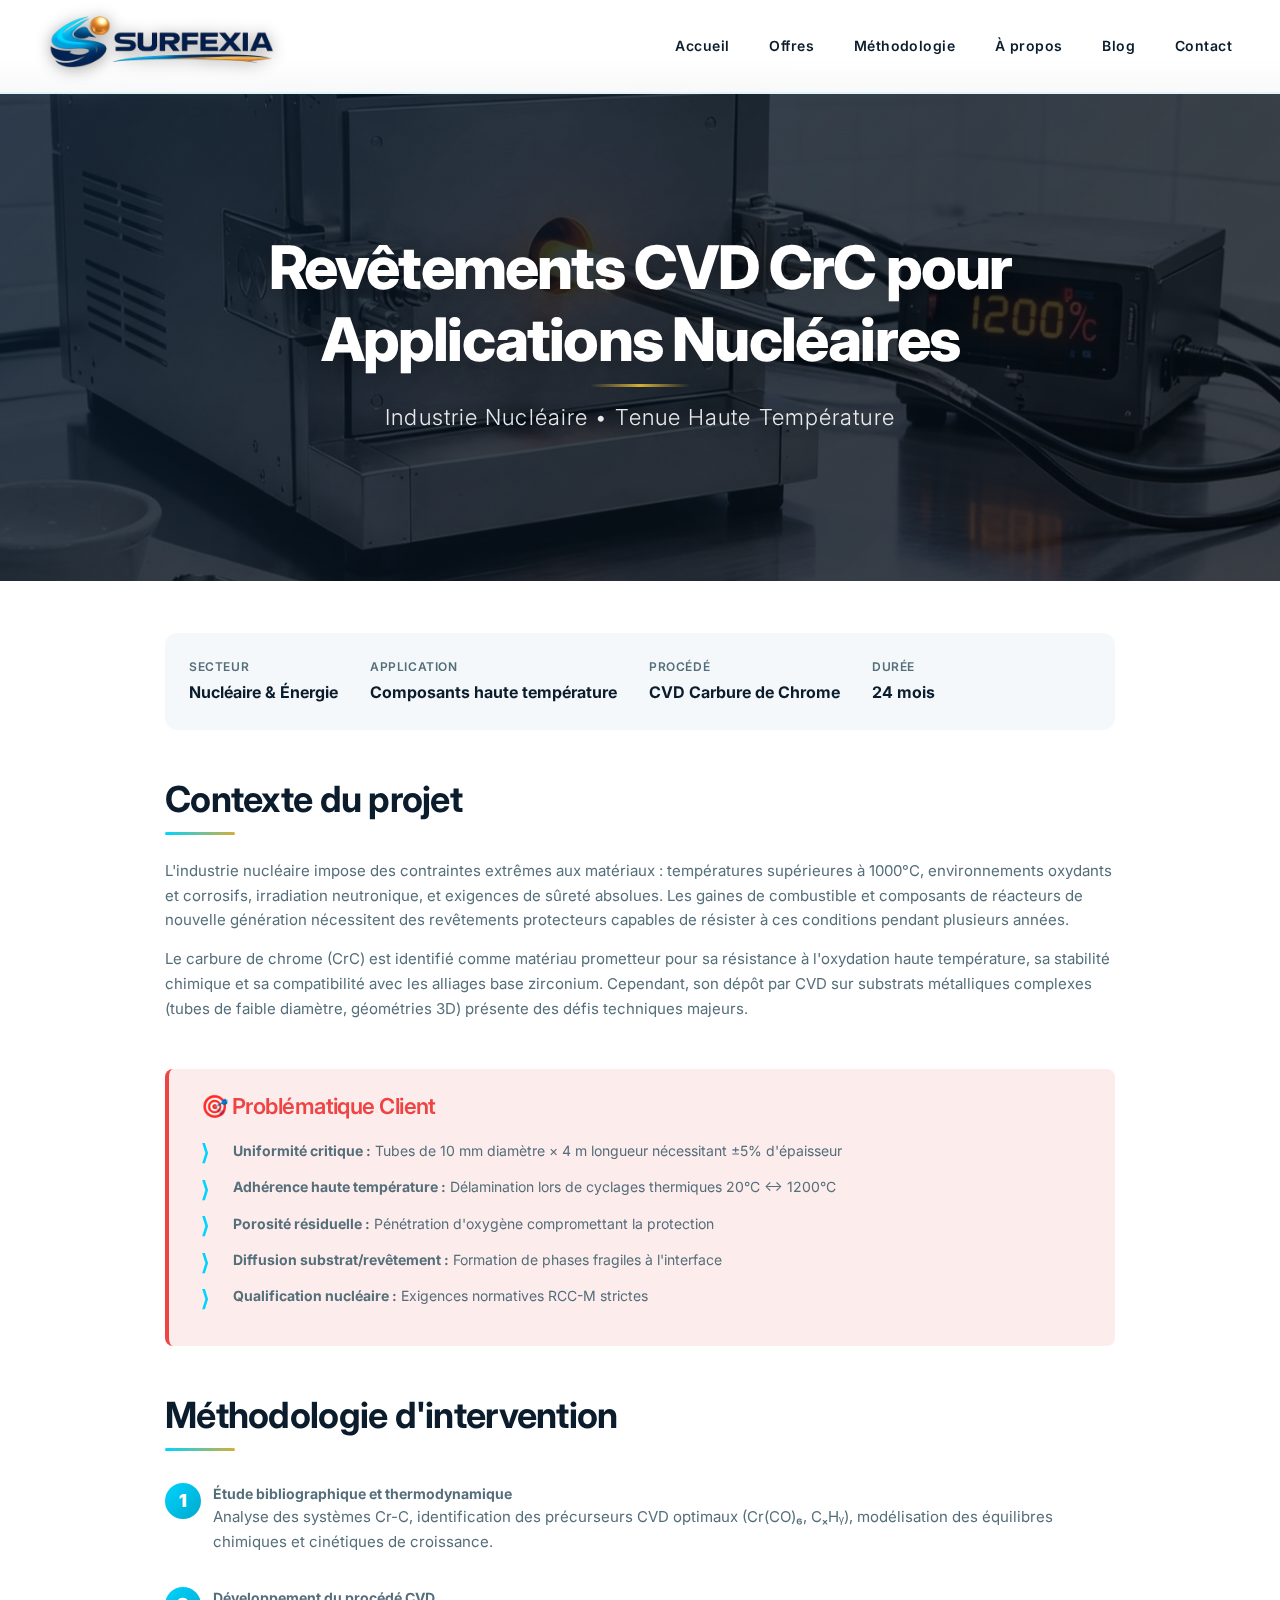
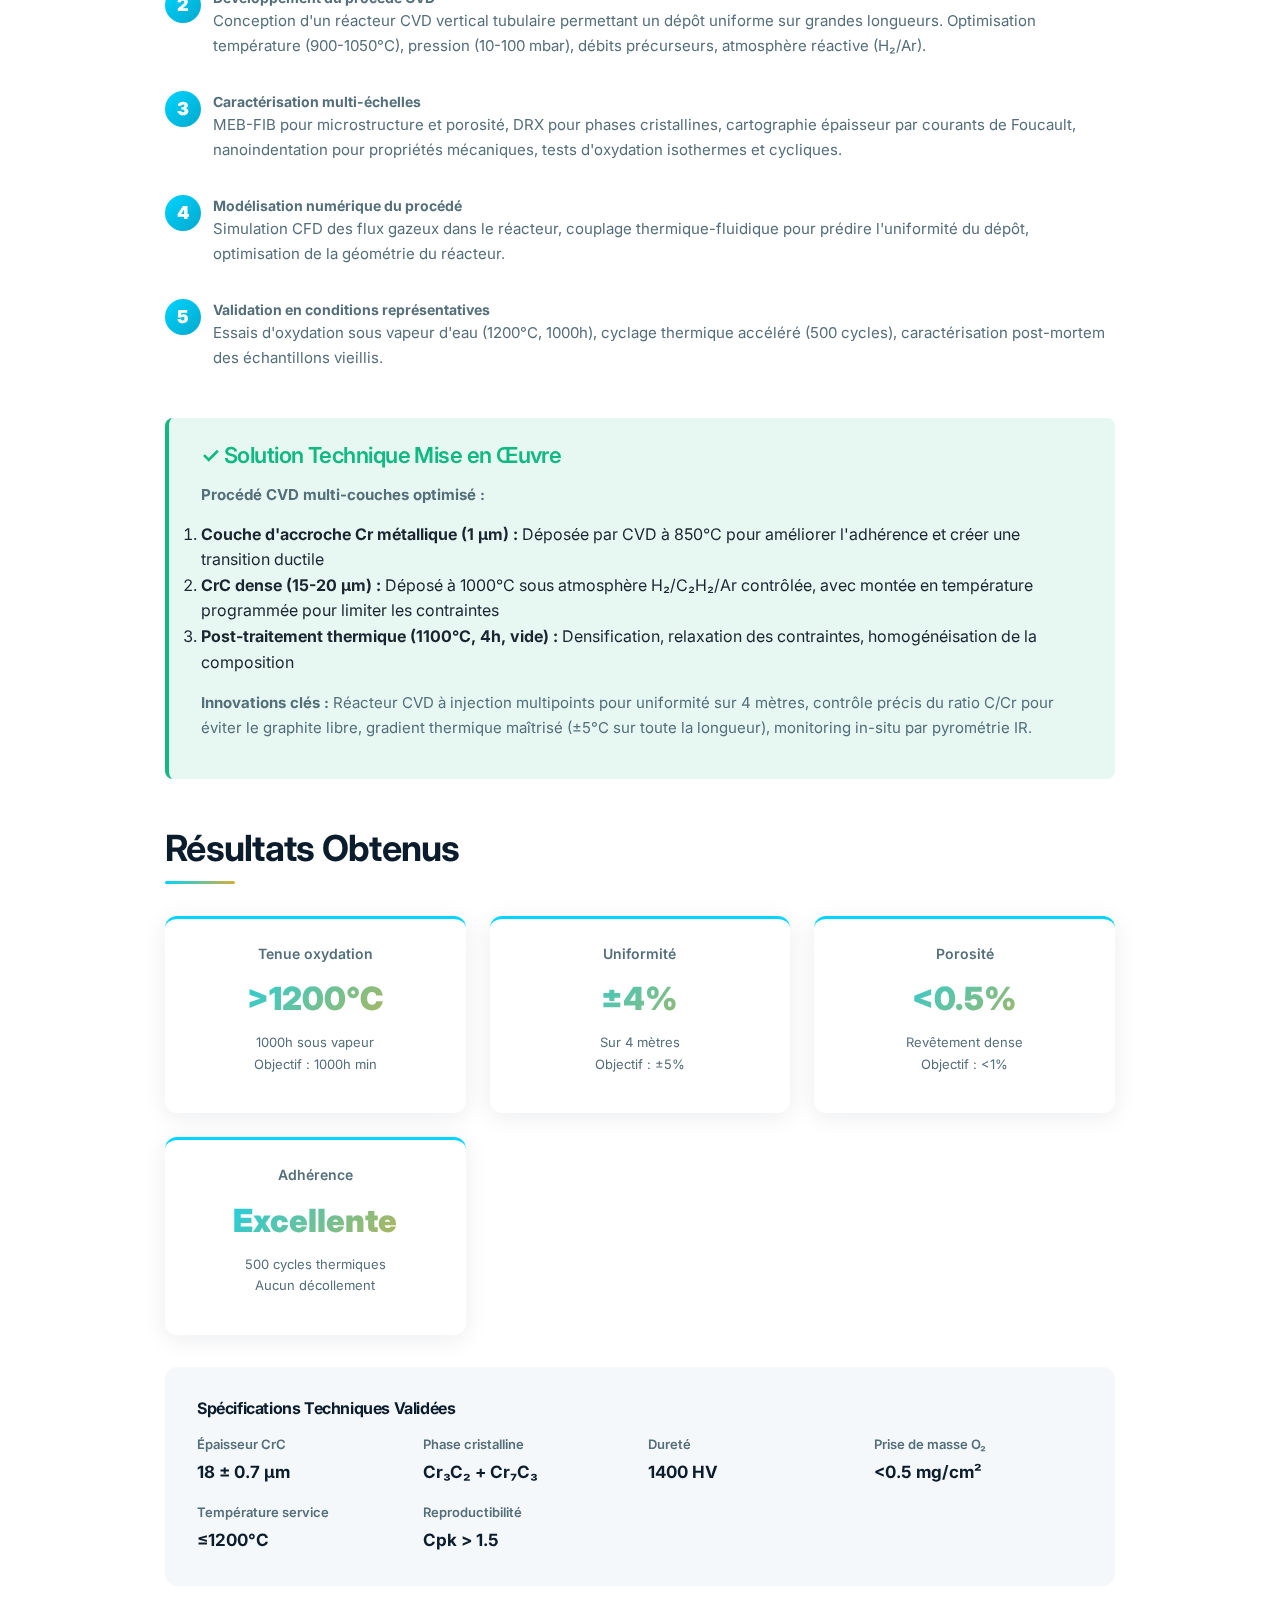
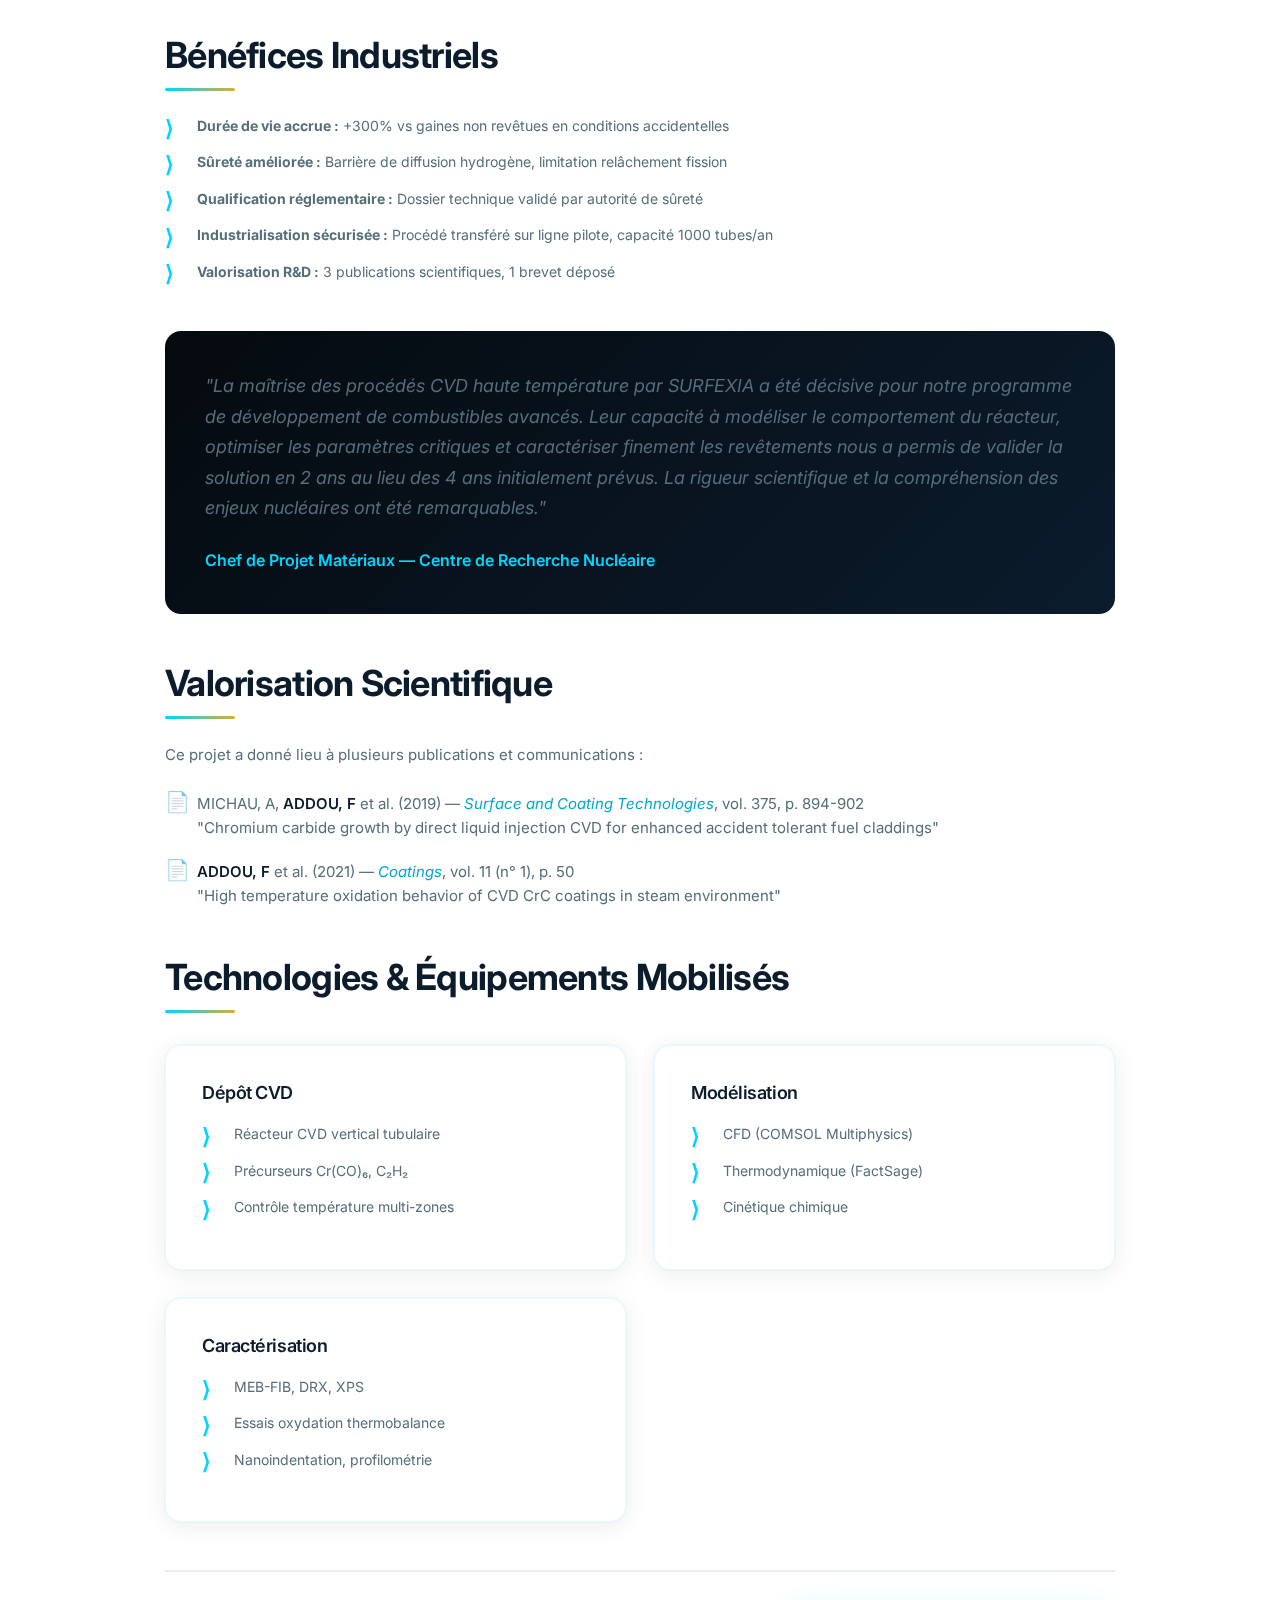
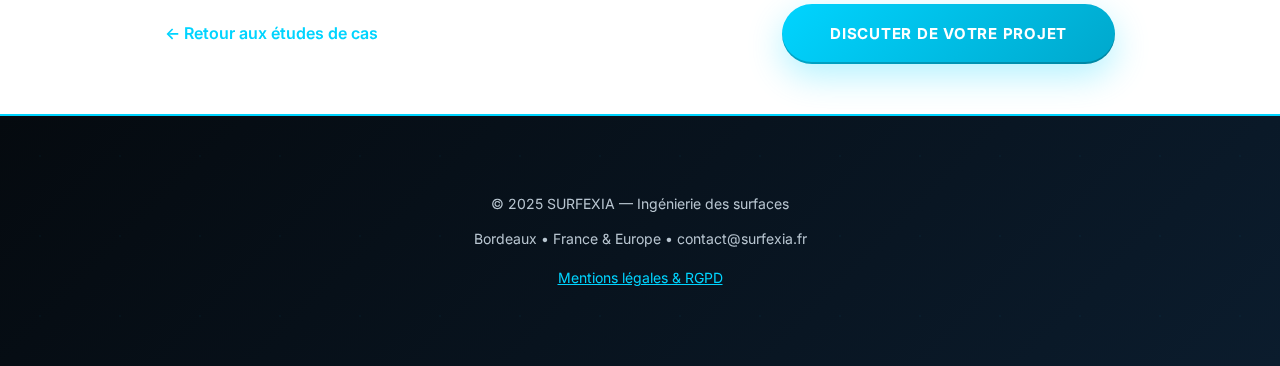
<file: etudes-de-cas/revetement-crc-nucleaire.html>
<!DOCTYPE html>
<html lang="fr">
<head>
  <meta charset="UTF-8">
  <meta name="viewport" content="width=device-width, initial-scale=1.0">
  <link rel="icon" type="image/png" sizes="32x32" href="../favicon.png">
  <link rel="apple-touch-icon" sizes="180x180" href="../apple-touch-icon.png">
  
  <!-- SEO -->
  <title>Revêtements CVD CrC pour Applications Nucléaires | SURFEXIA</title>
  <meta name="description" content="Développement revêtement carbure de chrome CVD pour environnements nucléaires sévères. Tenue haute température 1200°C, résistance corrosion. Étude de cas SURFEXIA.">
  <meta name="keywords" content="revêtement CrC nucléaire, CVD carbure chrome, haute température nucléaire, protection corrosion, industrie nucléaire">
  <meta name="robots" content="index, follow">
  
  <!-- Open Graph -->
  <meta property="og:title" content="Revêtements CVD CrC Nucléaire - Étude de Cas SURFEXIA">
  <meta property="og:description" content="Développement CVD CrC pour composants nucléaires haute température.">
  <meta property="og:type" content="article">
  <meta property="og:url" content="https://www.surfexia.fr/etudes-de-cas/revetement-crc-nucleaire.html">
  
  <!-- Fonts -->
  <link rel="preconnect" href="https://fonts.googleapis.com">
  <link rel="preconnect" href="https://fonts.gstatic.com" crossorigin>
  <link href="https://fonts.googleapis.com/css2?family=Inter:wght@300;400;600;700;800;900&display=swap" rel="stylesheet">
  
  <!-- CSS -->
  <link rel="stylesheet" href="../style.css">
  
  <style>
    .case-study-content {
      max-width: 950px;
      margin: 0 auto;
    }
    
    .case-meta {
      display: flex;
      gap: 2rem;
      margin: 2rem 0;
      padding: 1.5rem;
      background: var(--light);
      border-radius: 12px;
      font-size: 0.875rem;
      flex-wrap: wrap;
    }
    
    .case-meta-item {
      display: flex;
      flex-direction: column;
    }
    
    .case-meta-label {
      color: var(--gray-600);
      font-weight: 600;
      margin-bottom: 0.25rem;
      text-transform: uppercase;
      font-size: 0.75rem;
      letter-spacing: 0.05em;
    }
    
    .case-meta-value {
      color: var(--primary);
      font-weight: 700;
      font-size: 1rem;
    }
    
    .case-section {
      margin: 3rem 0;
    }
    
    .case-section h2 {
      margin-bottom: 1.5rem;
    }
    
    .challenge-box {
      background: rgba(239, 68, 68, 0.1);
      border-left: 4px solid #ef4444;
      padding: 1.5rem 2rem;
      margin: 2rem 0;
      border-radius: 8px;
    }
    
    .challenge-box h3 {
      color: #ef4444;
      margin-top: 0;
      display: flex;
      align-items: center;
      gap: 0.5rem;
    }
    
    .solution-box {
      background: rgba(16, 185, 129, 0.1);
      border-left: 4px solid #10b981;
      padding: 1.5rem 2rem;
      margin: 2rem 0;
      border-radius: 8px;
    }
    
    .solution-box h3 {
      color: #10b981;
      margin-top: 0;
      display: flex;
      align-items: center;
      gap: 0.5rem;
    }
    
    .results-grid {
      display: grid;
      grid-template-columns: repeat(auto-fit, minmax(250px, 1fr));
      gap: 1.5rem;
      margin: 2rem 0;
    }
    
    .result-card {
      background: var(--white);
      padding: 1.5rem;
      border-radius: 12px;
      box-shadow: 0 4px 24px rgba(11, 28, 45, 0.08);
      text-align: center;
      border-top: 3px solid var(--accent);
    }
    
    .result-value {
      font-size: 2rem;
      font-weight: 900;
      color: var(--primary);
      margin: 0.5rem 0;
      background: linear-gradient(135deg, var(--accent) 0%, var(--gold) 100%);
      -webkit-background-clip: text;
      -webkit-text-fill-color: transparent;
      background-clip: text;
    }
    
    .result-label {
      color: var(--gray-600);
      font-size: 0.875rem;
      font-weight: 600;
    }
    
    .methodology-steps {
      counter-reset: step-counter;
      list-style: none;
      margin: 2rem 0;
    }
    
    .methodology-steps li {
      counter-increment: step-counter;
      padding-left: 3rem;
      position: relative;
      margin-bottom: 2rem;
    }
    
    .methodology-steps li::before {
      content: counter(step-counter);
      position: absolute;
      left: 0;
      top: 0;
      width: 36px;
      height: 36px;
      background: linear-gradient(135deg, var(--accent) 0%, var(--accent-dark) 100%);
      color: var(--white);
      border-radius: 50%;
      display: flex;
      align-items: center;
      justify-content: center;
      font-weight: 900;
      font-size: 1.125rem;
    }
    
    .testimonial {
      background: linear-gradient(135deg, var(--dark) 0%, var(--primary) 100%);
      color: var(--white);
      padding: 2.5rem;
      border-radius: 16px;
      margin: 3rem 0;
      position: relative;
      overflow: hidden;
    }
    
    .testimonial::before {
      content: """;
      position: absolute;
      top: 1rem;
      left: 1.5rem;
      font-size: 8rem;
      color: rgba(255, 255, 255, 0.1);
      line-height: 1;
      font-family: Georgia, serif;
    }
    
    .testimonial-text {
      position: relative;
      z-index: 1;
      font-size: 1.125rem;
      line-height: 1.7;
      font-style: italic;
      margin-bottom: 1.5rem;
    }
    
    .testimonial-author {
      position: relative;
      z-index: 1;
      font-weight: 600;
      color: var(--accent);
    }
    
    .technical-specs {
      background: var(--light);
      padding: 2rem;
      border-radius: 12px;
      margin: 2rem 0;
    }
    
    .technical-specs h4 {
      color: var(--primary);
      margin-top: 0;
      margin-bottom: 1rem;
    }
    
    .specs-grid {
      display: grid;
      grid-template-columns: repeat(auto-fit, minmax(200px, 1fr));
      gap: 1rem;
    }
    
    .spec-item {
      display: flex;
      flex-direction: column;
    }
    
    .spec-label {
      font-weight: 600;
      color: var(--gray-600);
      font-size: 0.8125rem;
      margin-bottom: 0.25rem;
    }
    
    .spec-value {
      color: var(--primary);
      font-weight: 700;
      font-size: 1.0625rem;
    }
  </style>
</head>

<body>

<!-- HEADER -->
<header class="site-header">
  <div class="nav-container">
    <div class="logo">
      <a href="../index.html">
        <img src="../images/logo.webp" alt="SURFEXIA - Ingénierie des surfaces">
      </a>
    </div>
    
    <nav class="nav-desktop">
      <a href="../index.html">Accueil</a>
      <a href="../offres.html">Offres</a>
      <a href="../methodologie.html">Méthodologie</a>
      <a href="../a-propos.html">À propos</a>
      <a href="../blog/index.html">Blog</a>
      <a href="../contact.html">Contact</a>
    </nav>
    
    <div class="burger" id="burger">
      <span></span>
      <span></span>
      <span></span>
    </div>
  </div>
  
  <nav class="nav-mobile" id="navMobile">
    <a href="../index.html">Accueil</a>
    <a href="../offres.html">Offres</a>
    <a href="../methodologie.html">Méthodologie</a>
    <a href="../a-propos.html">À propos</a>
    <a href="../blog/index.html">Blog</a>
    <a href="../contact.html">Contact</a>
  </nav>
</header>

<main>

<!-- HERO -->
<section class="hero hero-small">
  <img src="../images/case-cvd-crc-nuclear.webp" 
       alt="Revêtement CVD CrC pour applications nucléaires"
       width="1600"
       height="700">
  <div class="hero-text reveal">
    <h1>Revêtements CVD CrC pour Applications Nucléaires</h1>
    <p>Industrie Nucléaire • Tenue Haute Température</p>
  </div>
</section>

<!-- CONTENT -->
<section class="section reveal">
  <div class="container">
    <div class="case-study-content">
      
      <!-- META -->
      <div class="case-meta">
        <div class="case-meta-item">
          <span class="case-meta-label">Secteur</span>
          <span class="case-meta-value">Nucléaire & Énergie</span>
        </div>
        <div class="case-meta-item">
          <span class="case-meta-label">Application</span>
          <span class="case-meta-value">Composants haute température</span>
        </div>
        <div class="case-meta-item">
          <span class="case-meta-label">Procédé</span>
          <span class="case-meta-value">CVD Carbure de Chrome</span>
        </div>
        <div class="case-meta-item">
          <span class="case-meta-label">Durée</span>
          <span class="case-meta-value">24 mois</span>
        </div>
      </div>

      <!-- CONTEXTE -->
      <div class="case-section">
        <h2>Contexte du projet</h2>
        <p>
          L'industrie nucléaire impose des contraintes extrêmes aux matériaux : températures 
          supérieures à 1000°C, environnements oxydants et corrosifs, irradiation neutronique, 
          et exigences de sûreté absolues. Les gaines de combustible et composants de 
          réacteurs de nouvelle génération nécessitent des revêtements protecteurs capables 
          de résister à ces conditions pendant plusieurs années.
        </p>
        <p>
          Le carbure de chrome (CrC) est identifié comme matériau prometteur pour sa 
          résistance à l'oxydation haute température, sa stabilité chimique et sa compatibilité 
          avec les alliages base zirconium. Cependant, son dépôt par CVD sur substrats 
          métalliques complexes (tubes de faible diamètre, géométries 3D) présente des 
          défis techniques majeurs.
        </p>
      </div>

      <!-- PROBLÉMATIQUE -->
      <div class="challenge-box">
        <h3>🎯 Problématique Client</h3>
        <ul>
          <li><strong>Uniformité critique :</strong> Tubes de 10 mm diamètre × 4 m longueur nécessitant ±5% d'épaisseur</li>
          <li><strong>Adhérence haute température :</strong> Délamination lors de cyclages thermiques 20°C ↔ 1200°C</li>
          <li><strong>Porosité résiduelle :</strong> Pénétration d'oxygène compromettant la protection</li>
          <li><strong>Diffusion substrat/revêtement :</strong> Formation de phases fragiles à l'interface</li>
          <li><strong>Qualification nucléaire :</strong> Exigences normatives RCC-M strictes</li>
        </ul>
      </div>

      <!-- MÉTHODOLOGIE -->
      <div class="case-section">
        <h2>Méthodologie d'intervention</h2>
        <ul class="methodology-steps">
          <li>
            <strong>Étude bibliographique et thermodynamique</strong>
            <p>Analyse des systèmes Cr-C, identification des précurseurs CVD optimaux 
            (Cr(CO)₆, CₓHᵧ), modélisation des équilibres chimiques et cinétiques de croissance.</p>
          </li>
          <li>
            <strong>Développement du procédé CVD</strong>
            <p>Conception d'un réacteur CVD vertical tubulaire permettant un dépôt uniforme 
            sur grandes longueurs. Optimisation température (900-1050°C), pression (10-100 mbar), 
            débits précurseurs, atmosphère réactive (H₂/Ar).</p>
          </li>
          <li>
            <strong>Caractérisation multi-échelles</strong>
            <p>MEB-FIB pour microstructure et porosité, DRX pour phases cristallines, 
            cartographie épaisseur par courants de Foucault, nanoindentation pour propriétés 
            mécaniques, tests d'oxydation isothermes et cycliques.</p>
          </li>
          <li>
            <strong>Modélisation numérique du procédé</strong>
            <p>Simulation CFD des flux gazeux dans le réacteur, couplage thermique-fluidique 
            pour prédire l'uniformité du dépôt, optimisation de la géométrie du réacteur.</p>
          </li>
          <li>
            <strong>Validation en conditions représentatives</strong>
            <p>Essais d'oxydation sous vapeur d'eau (1200°C, 1000h), cyclage thermique 
            accéléré (500 cycles), caractérisation post-mortem des échantillons vieillis.</p>
          </li>
        </ul>
      </div>

      <!-- SOLUTION -->
      <div class="solution-box">
        <h3>✓ Solution Technique Mise en Œuvre</h3>
        <p><strong>Procédé CVD multi-couches optimisé :</strong></p>
        <ol>
          <li><strong>Couche d'accroche Cr métallique (1 µm) :</strong> Déposée par CVD à 
          850°C pour améliorer l'adhérence et créer une transition ductile</li>
          <li><strong>CrC dense (15-20 µm) :</strong> Déposé à 1000°C sous atmosphère 
          H₂/C₂H₂/Ar contrôlée, avec montée en température programmée pour limiter les contraintes</li>
          <li><strong>Post-traitement thermique (1100°C, 4h, vide) :</strong> Densification, 
          relaxation des contraintes, homogénéisation de la composition</li>
        </ol>
        <p style="margin-top: 1rem;">
          <strong>Innovations clés :</strong> Réacteur CVD à injection multipoints pour uniformité 
          sur 4 mètres, contrôle précis du ratio C/Cr pour éviter le graphite libre, gradient 
          thermique maîtrisé (±5°C sur toute la longueur), monitoring in-situ par pyrométrie IR.
        </p>
      </div>

      <!-- RÉSULTATS -->
      <div class="case-section">
        <h2>Résultats Obtenus</h2>
        <div class="results-grid">
          <div class="result-card">
            <div class="result-label">Tenue oxydation</div>
            <div class="result-value">>1200°C</div>
            <p style="font-size: 0.8125rem; color: var(--gray-600); margin-top: 0.5rem;">
              1000h sous vapeur<br>Objectif : 1000h min
            </p>
          </div>
          <div class="result-card">
            <div class="result-label">Uniformité</div>
            <div class="result-value">±4%</div>
            <p style="font-size: 0.8125rem; color: var(--gray-600); margin-top: 0.5rem;">
              Sur 4 mètres<br>Objectif : ±5%
            </p>
          </div>
          <div class="result-card">
            <div class="result-label">Porosité</div>
            <div class="result-value"><0.5%</div>
            <p style="font-size: 0.8125rem; color: var(--gray-600); margin-top: 0.5rem;">
              Revêtement dense<br>Objectif : <1%
            </p>
          </div>
          <div class="result-card">
            <div class="result-label">Adhérence</div>
            <div class="result-value">Excellente</div>
            <p style="font-size: 0.8125rem; color: var(--gray-600); margin-top: 0.5rem;">
              500 cycles thermiques<br>Aucun décollement
            </p>
          </div>
        </div>

        <div class="technical-specs">
          <h4>Spécifications Techniques Validées</h4>
          <div class="specs-grid">
            <div class="spec-item">
              <span class="spec-label">Épaisseur CrC</span>
              <span class="spec-value">18 ± 0.7 µm</span>
            </div>
            <div class="spec-item">
              <span class="spec-label">Phase cristalline</span>
              <span class="spec-value">Cr₃C₂ + Cr₇C₃</span>
            </div>
            <div class="spec-item">
              <span class="spec-label">Dureté</span>
              <span class="spec-value">1400 HV</span>
            </div>
            <div class="spec-item">
              <span class="spec-label">Prise de masse O₂</span>
              <span class="spec-value"><0.5 mg/cm²</span>
            </div>
            <div class="spec-item">
              <span class="spec-label">Température service</span>
              <span class="spec-value">≤1200°C</span>
            </div>
            <div class="spec-item">
              <span class="spec-label">Reproductibilité</span>
              <span class="spec-value">Cpk > 1.5</span>
            </div>
          </div>
        </div>
      </div>

      <!-- BÉNÉFICES -->
      <div class="case-section">
        <h2>Bénéfices Industriels</h2>
        <ul>
          <li><strong>Durée de vie accrue :</strong> +300% vs gaines non revêtues en conditions accidentelles</li>
          <li><strong>Sûreté améliorée :</strong> Barrière de diffusion hydrogène, limitation relâchement fission</li>
          <li><strong>Qualification réglementaire :</strong> Dossier technique validé par autorité de sûreté</li>
          <li><strong>Industrialisation sécurisée :</strong> Procédé transféré sur ligne pilote, 
          capacité 1000 tubes/an</li>
          <li><strong>Valorisation R&D :</strong> 3 publications scientifiques, 1 brevet déposé</li>
        </ul>
      </div>

      <!-- TÉMOIGNAGE -->
      <div class="testimonial">
        <p class="testimonial-text">
          "La maîtrise des procédés CVD haute température par SURFEXIA a été décisive pour 
          notre programme de développement de combustibles avancés. Leur capacité à 
          modéliser le comportement du réacteur, optimiser les paramètres critiques et 
          caractériser finement les revêtements nous a permis de valider la solution en 
          2 ans au lieu des 4 ans initialement prévus. La rigueur scientifique et la 
          compréhension des enjeux nucléaires ont été remarquables."
        </p>
        <div class="testimonial-author">
          Chef de Projet Matériaux — Centre de Recherche Nucléaire
        </div>
      </div>

      <!-- PUBLICATIONS -->
      <div class="case-section">
        <h2>Valorisation Scientifique</h2>
        <p>Ce projet a donné lieu à plusieurs publications et communications :</p>
        <ul class="publications">
          <li>
            MICHAU, A, <strong>ADDOU, F</strong> et al. (2019) — <em>Surface and Coating Technologies</em>, 
            vol. 375, p. 894-902<br>
            "Chromium carbide growth by direct liquid injection CVD for enhanced accident tolerant 
            fuel claddings"
          </li>
          <li>
            <strong>ADDOU, F</strong> et al. (2021) — <em>Coatings</em>, vol. 11 (n° 1), p. 50<br>
            "High temperature oxidation behavior of CVD CrC coatings in steam environment"
          </li>
        </ul>
      </div>

      <!-- TECHNOLOGIES -->
      <div class="case-section">
        <h2>Technologies & Équipements Mobilisés</h2>
        <div class="cards">
          <article class="card offer-card">
            <h3>Dépôt CVD</h3>
            <ul>
              <li>Réacteur CVD vertical tubulaire</li>
              <li>Précurseurs Cr(CO)₆, C₂H₂</li>
              <li>Contrôle température multi-zones</li>
            </ul>
          </article>
          <article class="card offer-card">
            <h3>Modélisation</h3>
            <ul>
              <li>CFD (COMSOL Multiphysics)</li>
              <li>Thermodynamique (FactSage)</li>
              <li>Cinétique chimique</li>
            </ul>
          </article>
          <article class="card offer-card">
            <h3>Caractérisation</h3>
            <ul>
              <li>MEB-FIB, DRX, XPS</li>
              <li>Essais oxydation thermobalance</li>
              <li>Nanoindentation, profilométrie</li>
            </ul>
          </article>
        </div>
      </div>

      <!-- NAVIGATION -->
      <div style="margin-top: 3rem; padding-top: 2rem; border-top: 2px solid var(--gray-100); display: flex; justify-content: space-between; align-items: center;">
        <a href="../index.html#cases" style="color: var(--accent); font-weight: 600; text-decoration: none;">
          ← Retour aux études de cas
        </a>
        <a href="../contact.html" class="btn-primary">Discuter de votre projet</a>
      </div>

    </div>
  </div>
</section>

</main>

<!-- FOOTER -->
<footer>
  <p>© 2025 SURFEXIA — Ingénierie des surfaces</p>
  <p>Bordeaux • France & Europe • contact@surfexia.fr</p>
  <p style="margin-top: 1rem;">
    <a href="../mentions-legales.html" style="color: var(--accent); text-decoration: underline;">
      Mentions légales & RGPD
    </a>
  </p>
</footer>

<!-- JAVASCRIPT -->
<script src="../script.js"></script>

</body>
</html>
</file>
<file: style.css>
/* ===============================
   SURFEXIA - IDENTITÉ UNIQUE
   Ingénierie des surfaces & procédés critiques
================================ */

/* ===============================
   VARIABLES - IDENTITÉ SURFEXIA
================================ */
:root {
  /* Couleurs signature SURFEXIA */
  --primary: #0b1c2d;        /* Bleu industriel profond */
  --secondary: #1f3b5b;      /* Bleu acier technique */
  --accent: #00d4ff;         /* Cyan vif (différent de Safran) */
  --accent-dark: #00a8cc;    /* Cyan sombre */
  --gold: #d4af37;           /* Or métallique (luxe/précision) */
  --dark: #050a0f;           /* Noir absolu */
  --light: #f5f8fa;          /* Gris laboratoire */
  --gray-100: #e8eef3;
  --gray-300: #b8c5d0;
  --gray-600: #546e7a;
  --gray-800: #263238;
  --text: #1a2530;
  --white: #ffffff;
  
  /* Spacing technique - RÉDUIT */
  --section-padding: 50px;
  --container-width: 1320px;
  
  /* Transitions précises */
  --transition-base: all 0.35s cubic-bezier(0.34, 1.56, 0.64, 1);
  --transition-slow: all 0.7s cubic-bezier(0.19, 1, 0.22, 1);
}

/* ===============================
   RESET & BASE
================================ */
* {
  margin: 0;
  padding: 0;
  box-sizing: border-box;
}

html {
  scroll-behavior: smooth;
  font-size: 16px;
}

body {
  font-family: "Inter", -apple-system, BlinkMacSystemFont, "Segoe UI", sans-serif;
  color: var(--text);
  background: var(--white);
  line-height: 1.6;
  -webkit-font-smoothing: antialiased;
  -moz-osx-font-smoothing: grayscale;
}

/* ===============================
   TYPOGRAPHY - Style Technique RÉDUIT
================================ */
h1, h2, h3, h4, h5, h6 {
  font-weight: 700;
  line-height: 1.2;
  color: var(--primary);
  margin-bottom: 1rem;
  letter-spacing: -0.025em;
}

h1 {
  font-size: clamp(2.25rem, 5vw, 3.75rem);
  letter-spacing: -0.03em;
  font-weight: 800;
}

h2 {
  font-size: clamp(1.5rem, 3.5vw, 2.25rem);
  letter-spacing: -0.02em;
  margin-bottom: 1.25rem;
  position: relative;
  padding-bottom: 0.875rem;
}

/* Ligne accent sous les H2 (signature SURFEXIA) */
h2::after {
  content: "";
  position: absolute;
  bottom: 0;
  left: 0;
  width: 70px;
  height: 3px;
  background: linear-gradient(90deg, #00d4ff 0%, #d4af37 100%);
  border-radius: 2px;
  /* Fallback pour mobile */
  background-color: #d4af37;
}

@supports (background: linear-gradient(90deg, #00d4ff 0%, #d4af37 100%)) {
  h2::after {
    background: linear-gradient(90deg, #00d4ff 0%, #d4af37 100%);
  }
}

h3 {
  font-size: clamp(1.125rem, 2vw, 1.375rem);
  margin-bottom: 0.875rem;
  font-weight: 600;
}

p {
  color: var(--gray-600);
  font-size: 0.9375rem;
  line-height: 1.65;
  margin-bottom: 0.875rem;
}

.lead {
  font-size: clamp(1.0625rem, 2vw, 1.25rem);
  line-height: 1.6;
  color: var(--gray-800);
  font-weight: 400;
  max-width: 950px;
  margin: 0 auto 3rem;
  border-left: 4px solid var(--accent);
  padding-left: 1.75rem;
}

/* ===============================
   HEADER & NAVIGATION - Style Labo
================================ */
.site-header {
  position: fixed;
  top: 0;
  left: 0;
  right: 0;
  z-index: 1000;
  background: rgba(255, 255, 255, 0.92);
  backdrop-filter: blur(16px) saturate(160%);
  border-bottom: 2px solid rgba(0, 212, 255, 0.1);
  transition: var(--transition-base);
}

.site-header.scrolled {
  background: rgba(255, 255, 255, 0.96);
  box-shadow: 0 8px 32px rgba(11, 28, 45, 0.08);
  border-bottom-color: rgba(0, 212, 255, 0.2);
}

.nav-container {
  max-width: var(--container-width);
  margin: 0 auto;
  padding: 1rem 3rem;
  display: flex;
  align-items: center;
  justify-content: space-between;
}

.logo img {
  height: 52px;
  width: auto;
  transition: var(--transition-base);
  filter: drop-shadow(0 2px 8px rgba(0, 0, 0, 0.4)) drop-shadow(0 0 20px rgba(255, 255, 255, 0.8));
}

.logo img:hover {
  transform: scale(1.05);
  filter: drop-shadow(0 4px 12px rgba(0, 0, 0, 0.5)) drop-shadow(0 0 25px rgba(0, 212, 255, 0.6));
}

.nav-desktop {
  display: flex;
  gap: 2.5rem;
  align-items: center;
}

.nav-desktop a {
  color: var(--primary);
  text-decoration: none;
  font-weight: 600;
  font-size: 0.875rem;
  letter-spacing: 0.03em;
  position: relative;
  padding: 0.5rem 0;
  transition: var(--transition-base);
}

/* Soulignement en dégradé (signature SURFEXIA) */
.nav-desktop a::after {
  content: "";
  position: absolute;
  bottom: -2px;
  left: 0;
  width: 0;
  height: 3px;
  background: linear-gradient(90deg, var(--accent) 0%, var(--gold) 100%);
  transition: width 0.45s cubic-bezier(0.34, 1.56, 0.64, 1);
}

.nav-desktop a:hover::after,
.nav-desktop a.active::after {
  width: 100%;
}

.nav-desktop a:hover {
  color: var(--accent);
  transform: translateY(-2px);
}

/* Burger Menu - Design technique */
.burger {
  display: none;
  flex-direction: column;
  gap: 6px;
  cursor: pointer;
  padding: 0.5rem;
  z-index: 1001;
  background: transparent;
  border: none;
}

.burger span {
  width: 28px;
  height: 3px;
  background: var(--primary);
  border-radius: 2px;
  transition: all 0.3s cubic-bezier(0.34, 1.56, 0.64, 1);
  display: block;
}

.burger.active span:nth-child(1) {
  transform: rotate(45deg) translate(8px, 8px);
  background: var(--accent);
}

.burger.active span:nth-child(2) {
  opacity: 0;
  transform: translateX(-20px);
}

.burger.active span:nth-child(3) {
  transform: rotate(-45deg) translate(8px, -8px);
  background: var(--accent);
}

/* Mobile Navigation */
.nav-mobile {
  display: none;
  position: fixed;
  top: 86px;
  left: 0;
  right: 0;
  background: var(--white);
  border-top: 2px solid var(--accent);
  box-shadow: 0 20px 60px rgba(11, 28, 45, 0.15);
  max-height: 0;
  overflow: hidden;
  transition: max-height 0.5s cubic-bezier(0.34, 1.56, 0.64, 1);
}

.nav-mobile.open {
  display: block;
  max-height: 600px;
}

.nav-mobile a {
  display: block;
  padding: 1.5rem 3rem;
  color: var(--primary);
  text-decoration: none;
  font-weight: 600;
  font-size: 0.9375rem;
  border-bottom: 1px solid var(--gray-100);
  transition: var(--transition-base);
  position: relative;
}

.nav-mobile a::before {
  content: "";
  position: absolute;
  left: 0;
  top: 0;
  bottom: 0;
  width: 0;
  background: linear-gradient(90deg, var(--accent) 0%, transparent 100%);
  transition: width 0.4s ease;
}

.nav-mobile a:hover {
  background: var(--light);
  color: var(--accent);
  padding-left: 4rem;
}

.nav-mobile a:hover::before {
  width: 6px;
}

/* ===============================
   HERO SECTION - HAUTEUR UNIFIÉE
================================ */
.hero {
  position: relative;
  height: 55vh;
  min-height: 450px;
  overflow: hidden;
  display: flex;
  align-items: center;
  justify-content: center;
  margin-top: 86px;
  padding: 0 2rem;
}

/* Overlay technique avec grille */
.hero::before {
  content: "";
  position: absolute;
  inset: 0;
  background: 
    linear-gradient(135deg, rgba(11, 28, 45, 0.85) 0%, rgba(5, 10, 15, 0.75) 100%),
    repeating-linear-gradient(0deg, rgba(0, 212, 255, 0.03) 0px, transparent 1px, transparent 40px, rgba(0, 212, 255, 0.03) 41px),
    repeating-linear-gradient(90deg, rgba(0, 212, 255, 0.03) 0px, transparent 1px, transparent 40px, rgba(0, 212, 255, 0.03) 41px);
  z-index: 1;
}

.hero img {
  position: absolute;
  top: 50%;
  left: 50%;
  transform: translate(-50%, -50%);
  width: 100%;
  height: 100%;
  object-fit: cover;
  transition: transform 0.3s ease-out;
  will-change: transform;
}

.hero:hover img {
  transform: translate(-50%, -50%) scale(1.05);
}

.hero-text {
  position: relative;
  z-index: 10;
  text-align: center;
  color: var(--white);
  max-width: 1000px;
  padding: 2rem;
  animation: fadeInUp 1.4s cubic-bezier(0.19, 1, 0.22, 1) forwards;
  width: 100%;
}

.hero-text h1 {
  color: var(--white);
  margin-bottom: 1.5rem;
  text-shadow: 0 4px 30px rgba(0, 0, 0, 0.4);
  position: relative;
  display: inline-block;
}

/* Accent doré sous le titre hero (luxe/précision) */
.hero-text h1::after {
  content: "";
  position: absolute;
  bottom: -12px;
  left: 50%;
  transform: translateX(-50%);
  width: 100px;
  height: 3px;
  background: linear-gradient(90deg, transparent, var(--gold), transparent);
}

.hero-text p {
  font-size: clamp(1rem, 2vw, 1.375rem);
  color: rgba(255, 255, 255, 0.9);
  margin-bottom: 0;
  text-shadow: 0 2px 15px rgba(0, 0, 0, 0.3);
  font-weight: 300;
  letter-spacing: 0.05em;
}

.hero-small {
  height: 55vh;
  min-height: 450px;
}

/* ===============================
   SECTIONS - ESPACEMENTS RÉDUITS
================================ */
.section {
  padding: var(--section-padding) 0;
  position: relative;
}

/* Réduction de l'espacement après le hero */
.hero + .section {
  padding-top: calc(var(--section-padding) * 0.4);
}

/* Réduction de l'espacement entre lead et H2 */
.lead + h2,
.section .container .lead ~ h2 {
  margin-top: 3rem;
}

.container {
  max-width: var(--container-width);
  margin: 0 auto;
  padding: 0 3rem;
}

/* Section Dark - Atmosphère laboratoire */
.dark {
  background: 
    linear-gradient(135deg, var(--dark) 0%, var(--primary) 50%, var(--secondary) 100%);
  color: var(--white);
  position: relative;
  overflow: hidden;
}

/* Grille technique en arrière-plan */
.dark::before {
  content: "";
  position: absolute;
  inset: 0;
  background-image: 
    linear-gradient(rgba(0, 212, 255, 0.05) 1px, transparent 1px),
    linear-gradient(90deg, rgba(0, 212, 255, 0.05) 1px, transparent 1px);
  background-size: 50px 50px;
  opacity: 0.4;
}

/* Points de connexion (style molécule) */
.dark::after {
  content: "";
  position: absolute;
  inset: 0;
  background-image: radial-gradient(circle, rgba(0, 212, 255, 0.15) 2px, transparent 2px);
  background-size: 100px 100px;
  opacity: 0.3;
}

.dark .container {
  position: relative;
  z-index: 1;
}

.dark h2,
.dark h3 {
  color: var(--white);
}

.dark h2::after {
  background: linear-gradient(90deg, var(--accent) 0%, var(--white) 100%);
}

.dark p,
.dark li {
  color: rgba(255, 255, 255, 0.88);
}

/* ===============================
   CARDS - Design Technique Premium
================================ */
.cards {
  display: grid;
  grid-template-columns: repeat(auto-fit, minmax(300px, 1fr));
  gap: 1.75rem;
  margin-top: 2rem;
}

.card {
  background: var(--white);
  border-radius: 16px;
  padding: 0;
  box-shadow: 
    0 4px 24px rgba(11, 28, 45, 0.08),
    0 0 0 1px rgba(0, 212, 255, 0.05);
  transition: var(--transition-slow);
  position: relative;
  overflow: hidden;
  border: 1px solid rgba(0, 212, 255, 0.1);
  min-height: 360px;
  display: flex;
  align-items: center;
  justify-content: center;
}

/* Image dans les cards - Plein écran par défaut */
.card img {
  position: absolute;
  top: 0;
  left: 0;
  width: 100%;
  height: 100%;
  object-fit: cover;
  border-radius: 16px;
  transition: var(--transition-slow);
  opacity: 1 !important;
  z-index: 1;
}

/* Container pour le texte */
.card-content {
  padding: 2.25rem;
  position: relative;
  z-index: 2;
  opacity: 0;
  transform: translateY(20px);
  transition: all 0.6s cubic-bezier(0.19, 1, 0.22, 1);
}

/* Texte des cards - Caché par défaut */
.card-content h3,
.card-content p {
  color: var(--white);
  text-shadow: 0 2px 8px rgba(0, 0, 0, 0.5);
  margin-bottom: 0.75rem;
}

.card-content h3 {
  font-size: 1.125rem;
  margin-bottom: 0.875rem;
}

.card-content p {
  font-size: 0.875rem;
  line-height: 1.5;
}

/* Au survol : image s'estompe, texte apparaît */
.card:hover img {
  opacity: 0.12 !important;
  transform: scale(1.05);
}

.card:hover .card-content {
  opacity: 1;
  transform: translateY(0);
}

.card:hover {
  transform: translateY(-8px);
  box-shadow: 
    0 20px 60px rgba(11, 28, 45, 0.15),
    0 0 0 2px var(--accent);
  border-color: var(--accent);
}

/* Barre latérale animée (signature SURFEXIA) */
.card::before {
  content: "";
  position: absolute;
  top: 0;
  left: 0;
  width: 4px;
  height: 0;
  background: linear-gradient(180deg, var(--accent) 0%, var(--gold) 100%);
  transition: height 0.5s cubic-bezier(0.34, 1.56, 0.64, 1);
  z-index: 3;
}

.card:hover::before {
  height: 100%;
}

.dark .card {
  background: rgba(255, 255, 255, 0.06);
  backdrop-filter: blur(20px);
  border: 1px solid rgba(255, 255, 255, 0.15);
  box-shadow: 0 8px 32px rgba(0, 0, 0, 0.3);
}

.dark .card:hover {
  background: rgba(255, 255, 255, 0.1);
  border-color: var(--accent);
  box-shadow: 
    0 20px 60px rgba(0, 0, 0, 0.4),
    0 0 0 2px var(--accent);
}

/* Card Step (Méthodologie) - Numérotation technique */
.card-step {
  position: relative;
  padding: 6rem 2.25rem 2.25rem 2.25rem;
  background: var(--white);
  min-height: auto;
  display: block;
}

.card-step img {
  display: none;
}

.card-step h3,
.card-step p {
  opacity: 1;
  transform: none;
  color: var(--primary);
  text-shadow: none;
  position: relative;
  z-index: 2;
}

.card-step h3 {
  font-size: 1.0625rem;
  margin-bottom: 0.75rem;
}

.card-step p {
  color: var(--gray-600);
  font-size: 0.875rem;
  line-height: 1.55;
}

.step-number {
  position: absolute;
  top: 1.25rem;
  left: 2.25rem;
  font-size: 3rem;
  font-weight: 900;
  background: linear-gradient(135deg, #00d4ff 0%, #d4af37 100%);
  -webkit-background-clip: text;
  -webkit-text-fill-color: transparent;
  background-clip: text;
  opacity: 0.5;
  line-height: 1;
  font-family: "Inter", monospace;
  z-index: 1;
  /* Fix pour mobile */
  -webkit-text-stroke: 0.5px rgba(212, 175, 55, 0.3);
}

/* Offer Cards */
.offer-card {
  padding: 2.25rem;
  background: var(--white);
  min-height: auto;
  display: block;
}

.offer-card img {
  display: none;
}

.offer-card h3 {
  color: var(--primary);
  margin-bottom: 1rem;
  font-size: 1.125rem;
  opacity: 1;
  transform: none;
  text-shadow: none;
  position: relative;
  z-index: 2;
}

.offer-card p {
  margin-bottom: 1.25rem;
  color: var(--gray-600);
  opacity: 1;
  transform: none;
  text-shadow: none;
  font-size: 0.875rem;
  position: relative;
  z-index: 2;
}

.offer-card ul {
  margin-top: 1.25rem;
  position: relative;
  z-index: 2;
}

/* ===============================
   LISTES - Style Technique
================================ */
ul {
  list-style: none;
  margin-top: 1.25rem;
}

ul li {
  padding-left: 2rem;
  margin-bottom: 0.875rem;
  position: relative;
  color: var(--gray-600);
  font-size: 0.875rem;
  line-height: 1.6;
}

/* Icône flèche technique */
ul li::before {
  content: "⟩";
  position: absolute;
  left: 0;
  color: var(--accent);
  font-weight: bold;
  font-size: 1.375rem;
  line-height: 1;
  top: 0.1rem;
}

.dark ul li {
  color: rgba(255, 255, 255, 0.88);
}

.value-list li {
  font-size: 1rem;
  margin-bottom: 1.25rem;
  font-weight: 500;
}

/* ===============================
   SECTEURS - Grid Dynamique + TEXTE VISIBLE
================================ */
.sectors {
  display: grid;
  grid-template-columns: repeat(auto-fit, minmax(280px, 1fr));
  gap: 1.5rem;
  margin-top: 1.75rem;
}

.sectors div {
  background: var(--white);
  padding: 1.75rem 1.5rem;
  border-radius: 14px;
  text-align: center;
  font-weight: 600;
  font-size: 0.9375rem;
  color: var(--primary);
  box-shadow: 0 4px 20px rgba(11, 28, 45, 0.08);
  transition: var(--transition-slow);
  border: 2px solid rgba(0, 212, 255, 0.1);
  position: relative;
  overflow: hidden;
  display: flex;
  align-items: center;
  justify-content: center;
  min-height: 85px;
}

.sectors div::before {
  content: "";
  position: absolute;
  inset: 0;
  background: linear-gradient(135deg, var(--accent) 0%, var(--gold) 100%);
  opacity: 0;
  transition: opacity 0.4s ease;
  z-index: 0;
}

.sectors div:hover {
  transform: translateY(-6px) scale(1.02);
  box-shadow: 0 15px 50px rgba(0, 212, 255, 0.3);
  border-color: var(--accent);
}

.sectors div:hover::before {
  opacity: 0.95;
}

.sectors div span {
  position: relative;
  z-index: 1;
  transition: color 0.4s ease;
}

.sectors div:hover span {
  color: var(--white);
}

.dark .sectors div {
  background: rgba(255, 255, 255, 0.06);
  color: var(--white);
  border: 1px solid rgba(255, 255, 255, 0.15);
}

.dark .sectors div:hover {
  border-color: var(--accent);
}

.dark .sectors div:hover span {
  color: var(--white);
}

/* ===============================
   IMAGES - Qualité Premium
================================ */
.section img {
  width: 100%;
  max-width: 100%;
  height: auto;
  display: block;
  border-radius: 16px;
  box-shadow: 
    0 20px 60px rgba(11, 28, 45, 0.15),
    0 0 0 1px rgba(0, 212, 255, 0.1);
  transition: var(--transition-slow);
  margin: 1.25rem auto;
  opacity: 1 !important;
}

.section img:hover {
  transform: scale(1.02) translateY(-5px);
  box-shadow: 
    0 30px 80px rgba(11, 28, 45, 0.2),
    0 0 0 2px var(--accent);
}

/* Exception pour les images dans le split */
.split img {
  opacity: 1 !important;
  transition: transform 0.7s ease;
}

.split img:hover {
  transform: scale(1.02);
  opacity: 1 !important;
}

/* ===============================
   SPLIT LAYOUT
================================ */
.split {
  display: grid;
  grid-template-columns: 1fr 1fr;
  gap: 4rem;
  align-items: center;
  margin-top: 2rem;
}

.split img {
  width: 100%;
  margin: 0;
}

.split.reverse {
  direction: rtl;
}

.split.reverse > * {
  direction: ltr;
}

/* ===============================
   CTA - MIEUX CENTRÉ
================================ */
.cta {
  text-align: center;
  padding: 3.5rem 3rem;
  max-width: 850px;
  margin: 0 auto;
}

.cta h2 {
  margin-bottom: 1.25rem;
  color: var(--primary);
}

.cta h2::after {
  left: 50%;
  transform: translateX(-50%);
}

.cta p {
  font-size: 1.0625rem;
  margin-bottom: 1.75rem;
  color: var(--gray-600);
}

.btn-primary {
  display: inline-block;
  background: linear-gradient(135deg, var(--accent) 0%, var(--accent-dark) 100%);
  color: var(--white);
  padding: 1.125rem 3rem;
  border-radius: 60px;
  text-decoration: none;
  font-weight: 700;
  font-size: 0.9375rem;
  letter-spacing: 0.05em;
  text-transform: uppercase;
  transition: var(--transition-base);
  box-shadow: 
    0 12px 35px rgba(0, 212, 255, 0.3),
    inset 0 -2px 0 rgba(0, 0, 0, 0.2);
  position: relative;
  overflow: hidden;
}

/* Effet de brillance */
.btn-primary::before {
  content: "";
  position: absolute;
  top: 0;
  left: -100%;
  width: 100%;
  height: 100%;
  background: linear-gradient(90deg, transparent, rgba(255,255,255,0.4), transparent);
  transition: left 0.6s;
}

.btn-primary:hover {
  transform: translateY(-4px);
  box-shadow: 
    0 18px 50px rgba(0, 212, 255, 0.4),
    inset 0 -2px 0 rgba(0, 0, 0, 0.2);
}

.btn-primary:hover::before {
  left: 100%;
}

.btn-primary:active {
  transform: translateY(-2px);
}

/* ===============================
   ANIMATIONS
================================ */
@keyframes fadeInUp {
  from {
    opacity: 0;
    transform: translateY(60px);
  }
  to {
    opacity: 1;
    transform: translateY(0);
  }
}

.reveal {
  opacity: 0;
  transform: translateY(50px);
  transition: 
    opacity 0.9s cubic-bezier(0.19, 1, 0.22, 1),
    transform 0.9s cubic-bezier(0.19, 1, 0.22, 1);
}

.reveal.active {
  opacity: 1;
  transform: translateY(0);
}

/* ===============================
   FOOTER - Premium Technique
================================ */
footer {
  background: linear-gradient(135deg, var(--dark) 0%, var(--primary) 100%);
  color: var(--gray-300);
  text-align: center;
  padding: 4rem 3rem;
  border-top: 2px solid var(--accent);
  position: relative;
  overflow: hidden;
}

footer::before {
  content: "";
  position: absolute;
  inset: 0;
  background-image: 
    radial-gradient(circle, rgba(0, 212, 255, 0.1) 1px, transparent 1px);
  background-size: 80px 80px;
  opacity: 0.3;
}

footer p {
  margin: 0.75rem 0;
  color: var(--gray-300);
  font-size: 0.875rem;
  position: relative;
  z-index: 1;
}

footer strong {
  color: var(--white);
  font-weight: 600;
}

/* ===============================
   CARD LINKS - ÉTUDES DE CAS
================================ */
.card-content a {
  display: inline-flex;
  align-items: center;
  gap: 0.5rem;
  color: var(--accent);
  font-weight: 600;
  text-decoration: none;
  margin-top: 1rem;
  transition: var(--transition-base);
  position: relative;
  z-index: 2;
}

.card-content a::after {
  content: "→";
  transition: transform 0.3s ease;
}

.card-content a:hover {
  gap: 0.75rem;
  color: var(--accent-dark);
}

.card-content a:hover::after {
  transform: translateX(4px);
}

/* Fix pour éviter que le lien devienne blanc au survol de la card */
.card:hover .card-content a {
  color: var(--accent);
}

/* ===============================
   RESPONSIVE
================================ */
@media (max-width: 1200px) {
  .nav-container {
    padding: 1rem 2rem;
  }
  
  .container {
    padding: 0 2rem;
  }
}

@media (max-width: 968px) {
  .nav-desktop {
    display: none;
  }
  
  .burger {
    display: flex;
  }
  
  .split {
    grid-template-columns: 1fr;
    gap: 2rem;
  }
  
  .split.reverse {
    direction: ltr;
  }
  
  .cards {
    grid-template-columns: 1fr;
  }
  
  .sectors {
    grid-template-columns: repeat(auto-fit, minmax(240px, 1fr));
  }
}

@media (max-width: 640px) {
  html {
    font-size: 15px;
  }
  
  .nav-container {
    padding: 0.875rem 1.5rem;
  }
  
  .container {
    padding: 0 1.5rem;
  }
  
  .logo img {
    height: 44px;
    filter: drop-shadow(0 2px 8px rgba(0, 0, 0, 0.4)) drop-shadow(0 0 15px rgba(255, 255, 255, 0.6)) !important;
  }
  
  .hero {
    min-height: 380px;
    padding: 0 1rem;
  }
  
  .hero-small {
    min-height: 380px;
  }
  
  .hero-text {
    padding: 1.5rem;
  }
  
  .lead {
    padding-left: 1.25rem;
  }
  
  .card {
    min-height: 320px;
  }
  
  .card-step {
    padding: 5.5rem 1.75rem 1.75rem 1.75rem;
  }
  
  /* FIX COULEUR OR POUR MOBILE - NumÃ©rotation */
  .step-number {
    position: absolute;
    top: 1.25rem;
    left: 1.75rem;
    font-size: 3rem;
    font-weight: 900;
    background: linear-gradient(135deg, #00d4ff 0%, #d4af37 100%) !important;
    -webkit-background-clip: text !important;
    -webkit-text-fill-color: transparent !important;
    background-clip: text !important;
    color: #d4af37;
    opacity: 0.5;
    line-height: 1;
    font-family: "Inter", monospace;
    z-index: 1;
  }

  .card-step h3 {
    margin-top: 0 !important;
    font-size: 1rem !important;
  }
  
  .offer-card {
    padding: 1.75rem;
  }
  
  .sectors {
    grid-template-columns: 1fr;
  }
  
  .cta {
    padding: 2.5rem 1.5rem;
  }
  
  footer {
    padding: 3rem 1.5rem;
  }
  
  /* FIX COULEUR OR - Soulignement H2 */
  h2::after {
    background: linear-gradient(90deg, #00d4ff 0%, #d4af37 100%) !important;
  }
  
  .dark h2::after {
    background: linear-gradient(90deg, #00d4ff 0%, #ffffff 100%) !important;
  }
  
  /* FIX COULEUR OR - Ligne sous titre hero */
  .hero-text h1::after {
    background: linear-gradient(90deg, transparent, #d4af37, transparent) !important;
  }
}

/* ===============================
   TIMELINE (Page À propos)
================================ */
.timeline {
  position: relative;
  margin-top: 2rem;
  padding-left: 3rem;
}

.timeline::before {
  content: "";
  position: absolute;
  left: 0;
  top: 0;
  bottom: 0;
  width: 3px;
  background: linear-gradient(180deg, var(--accent) 0%, var(--gold) 100%);
}

.timeline-item {
  position: relative;
  margin-bottom: 3rem;
  padding-left: 1.5rem;
}

.timeline-item::before {
  content: "";
  position: absolute;
  left: -3rem;
  top: 0.5rem;
  width: 12px;
  height: 12px;
  background: var(--accent);
  border-radius: 50%;
  border: 3px solid var(--white);
  box-shadow: 0 0 0 3px var(--accent);
}

.dark .timeline-item::before {
  border-color: var(--dark);
  box-shadow: 0 0 0 3px var(--accent);
}

.timeline-year {
  display: inline-block;
  background: linear-gradient(135deg, var(--accent) 0%, var(--accent-dark) 100%);
  color: var(--white);
  padding: 0.375rem 1rem;
  border-radius: 20px;
  font-weight: 700;
  font-size: 0.8125rem;
  margin-bottom: 0.875rem;
  letter-spacing: 0.05em;
}

.timeline-content h3 {
  font-size: 1.125rem;
  margin-bottom: 0.5rem;
  color: var(--primary);
}

.dark .timeline-content h3 {
  color: var(--white);
}

.timeline-content p {
  margin-bottom: 0.75rem;
}

.timeline-content ul {
  margin-top: 0.75rem;
}

/* ===============================
   PUBLICATIONS
================================ */
.publications {
  list-style: none;
  margin-top: 1.5rem;
}

.publications li {
  padding-left: 2rem;
  margin-bottom: 1.25rem;
  position: relative;
  color: var(--gray-600);
  font-size: 0.9375rem;
  line-height: 1.6;
}

.publications li::before {
  content: "📄";
  position: absolute;
  left: 0;
  font-size: 1.25rem;
  top: 0;
}

.publications li strong {
  color: var(--primary);
  font-weight: 600;
}

.publications li em {
  font-style: italic;
  color: var(--accent-dark);
}

/* ===============================
   CONTACT PAGE
================================ */
.contact-grid {
  display: grid;
  grid-template-columns: 1fr 1fr;
  gap: 3rem;
  margin-top: 2rem;
}

.contact-info-card,
.contact-form-card {
  background: var(--white);
  border-radius: 16px;
  padding: 2.5rem;
  box-shadow: 
    0 4px 24px rgba(11, 28, 45, 0.08),
    0 0 0 1px rgba(0, 212, 255, 0.05);
}

.contact-item {
  margin-bottom: 2rem;
}

.contact-item h3 {
  font-size: 0.9375rem;
  margin-bottom: 0.5rem;
  color: var(--primary);
}

.contact-item p,
.contact-item a {
  color: var(--gray-600);
  font-size: 0.9375rem;
  text-decoration: none;
  transition: var(--transition-base);
}

.contact-item a:hover {
  color: var(--accent);
}

/* Formulaire */
.contact-form {
  display: flex;
  flex-direction: column;
  gap: 1.25rem;
}

.form-group {
  display: flex;
  flex-direction: column;
}

.form-group label {
  font-weight: 600;
  font-size: 0.875rem;
  margin-bottom: 0.5rem;
  color: var(--primary);
}

.form-group input,
.form-group select,
.form-group textarea {
  padding: 0.875rem 1rem;
  border: 2px solid var(--gray-100);
  border-radius: 8px;
  font-family: "Inter", sans-serif;
  font-size: 0.9375rem;
  transition: var(--transition-base);
  background: var(--white);
}

.form-group input:focus,
.form-group select:focus,
.form-group textarea:focus {
  outline: none;
  border-color: var(--accent);
  box-shadow: 0 0 0 3px rgba(0, 212, 255, 0.1);
}

.form-group textarea {
  resize: vertical;
  min-height: 120px;
}

/* RESPONSIVE - Contact */
@media (max-width: 968px) {
  .contact-grid {
    grid-template-columns: 1fr;
    gap: 2rem;
  }
  
  .timeline {
    padding-left: 2rem;
  }
  
  .timeline-item::before {
    left: -2rem;
  }
}

@media (max-width: 640px) {
  .contact-info-card,
  .contact-form-card {
    padding: 1.75rem;
  }
}
</file>
